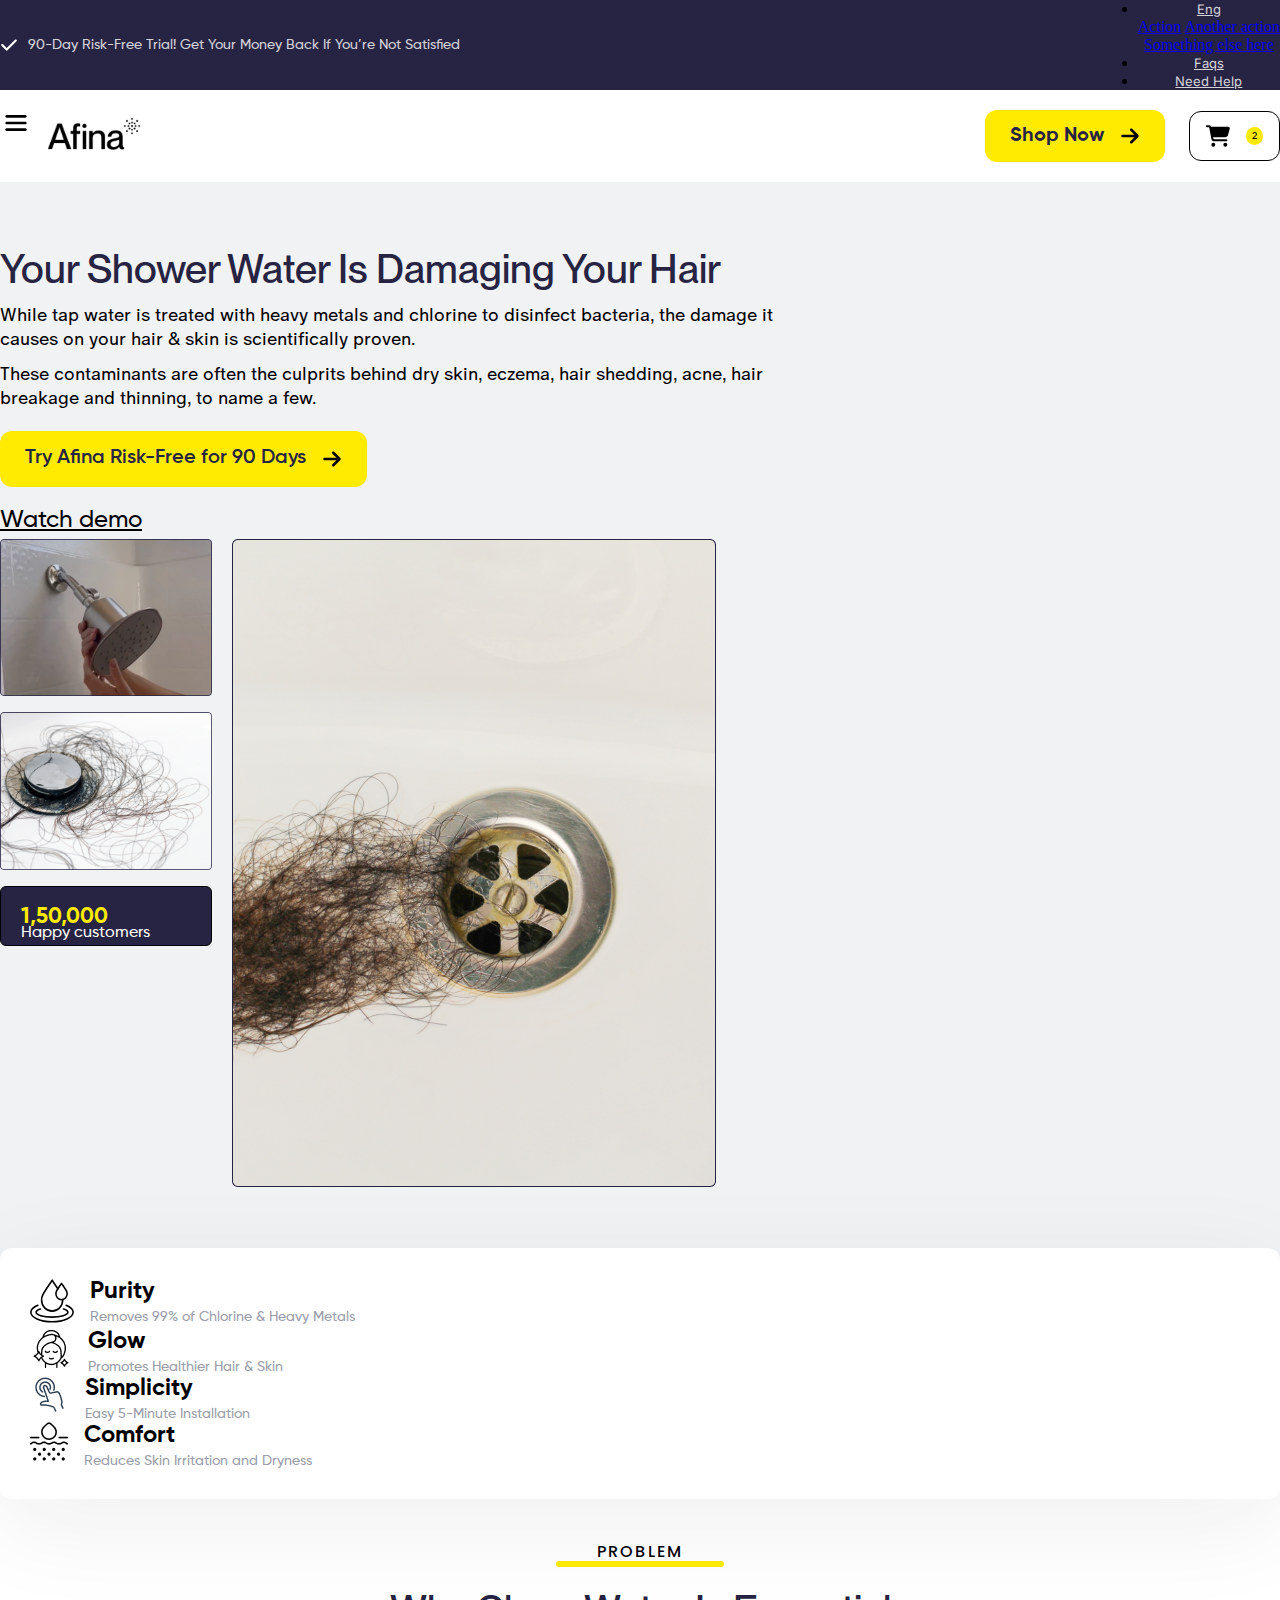
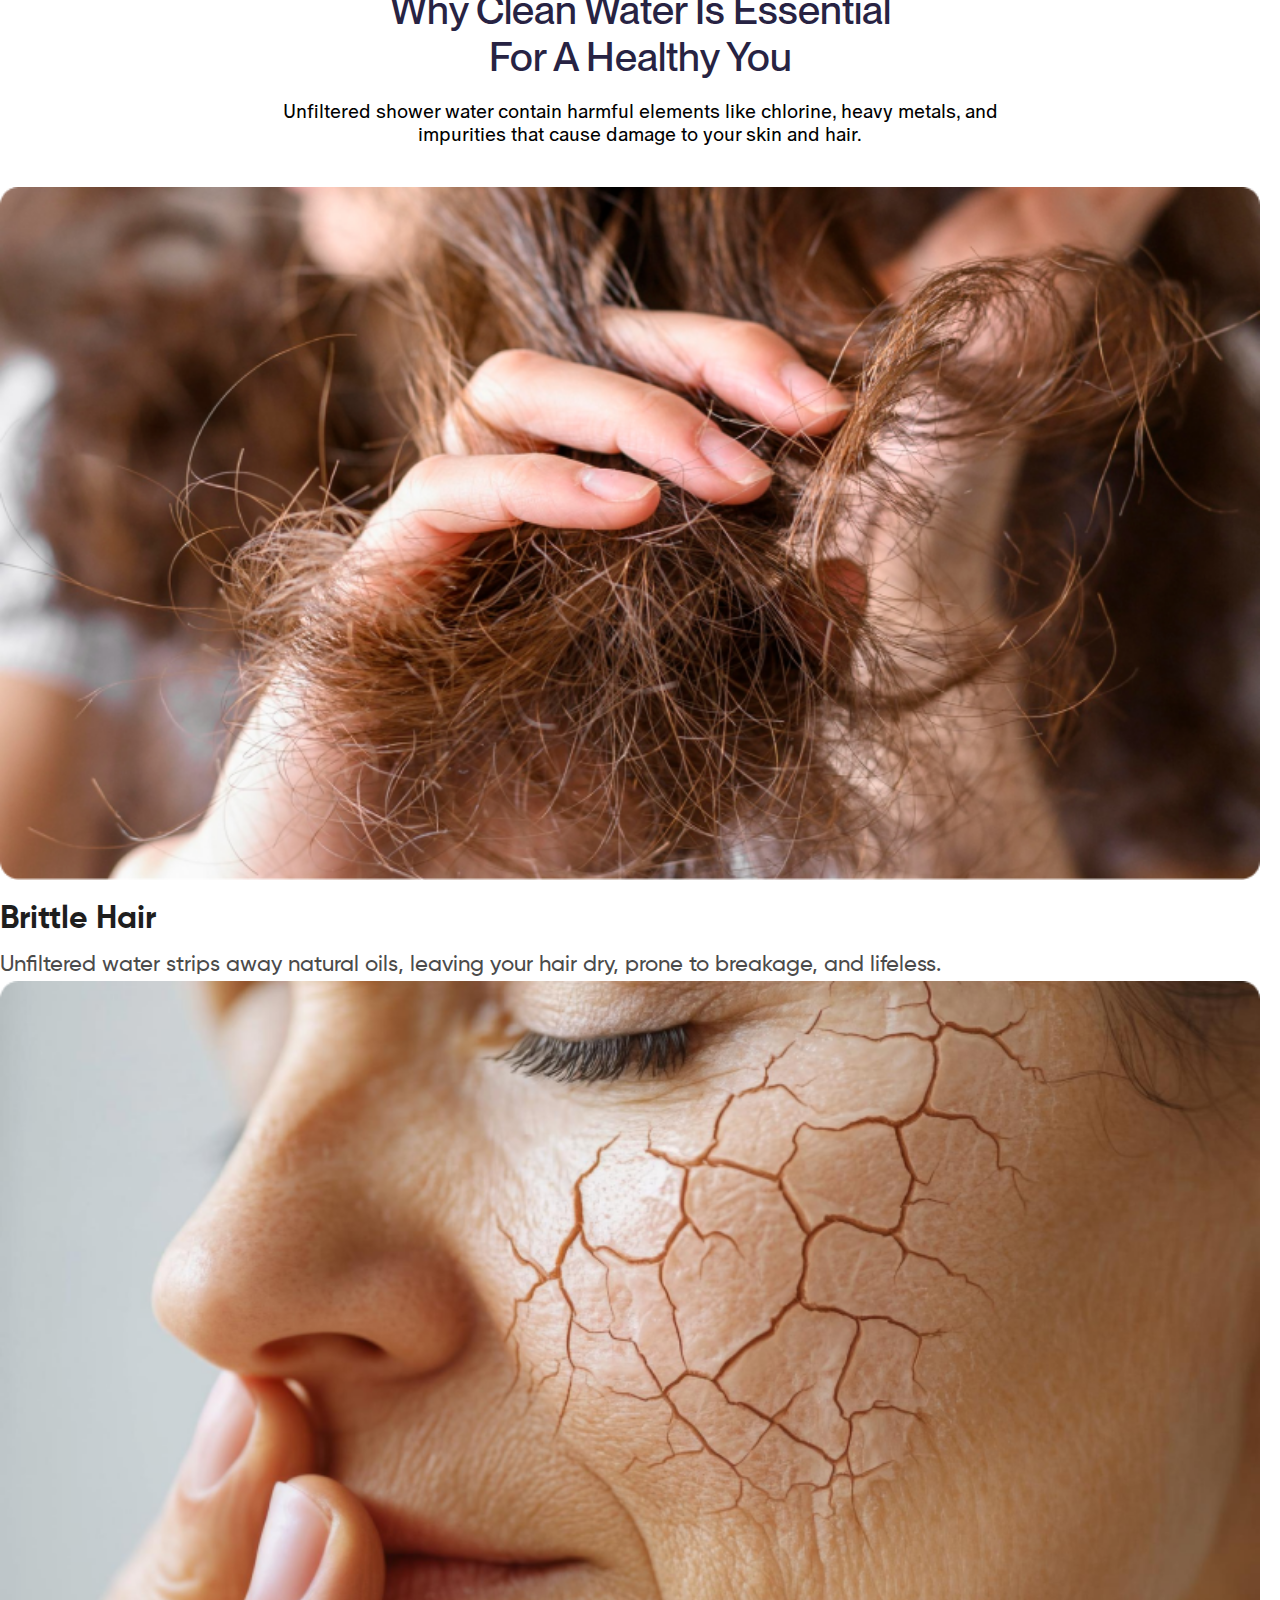
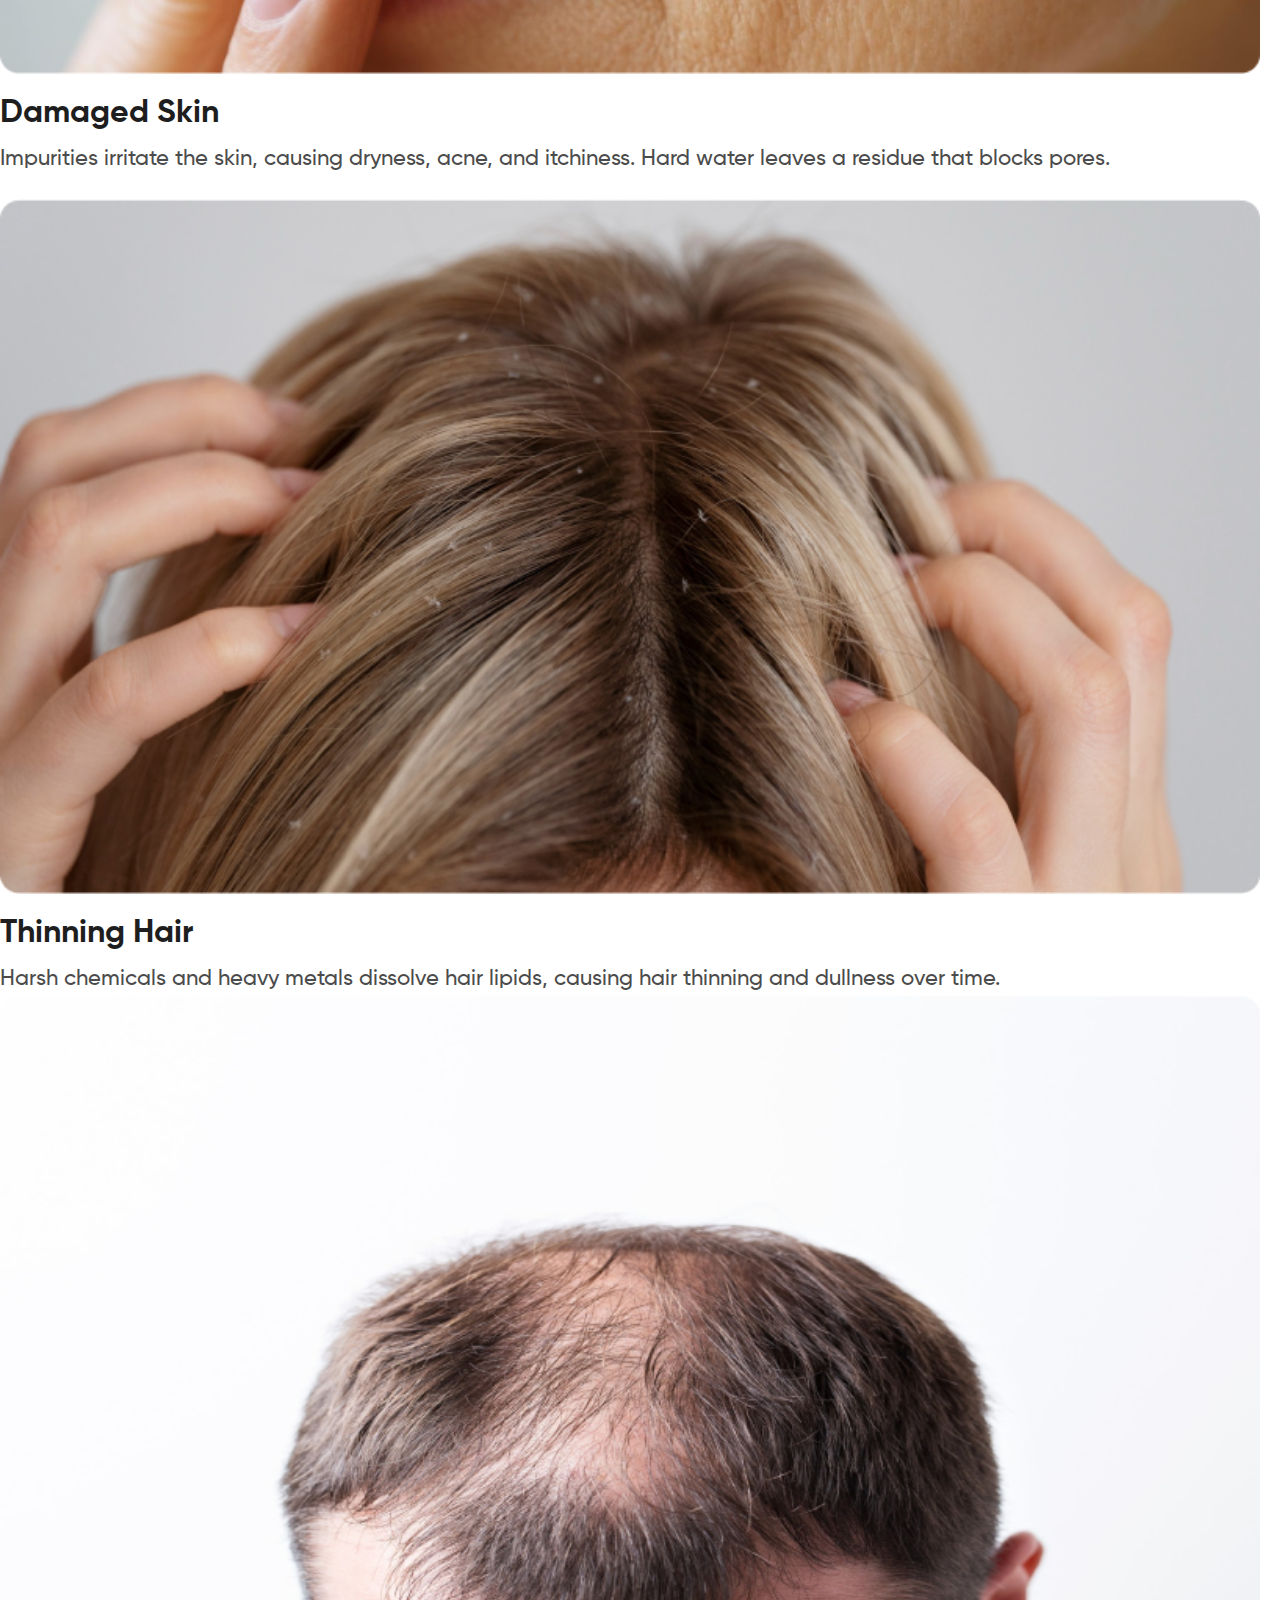
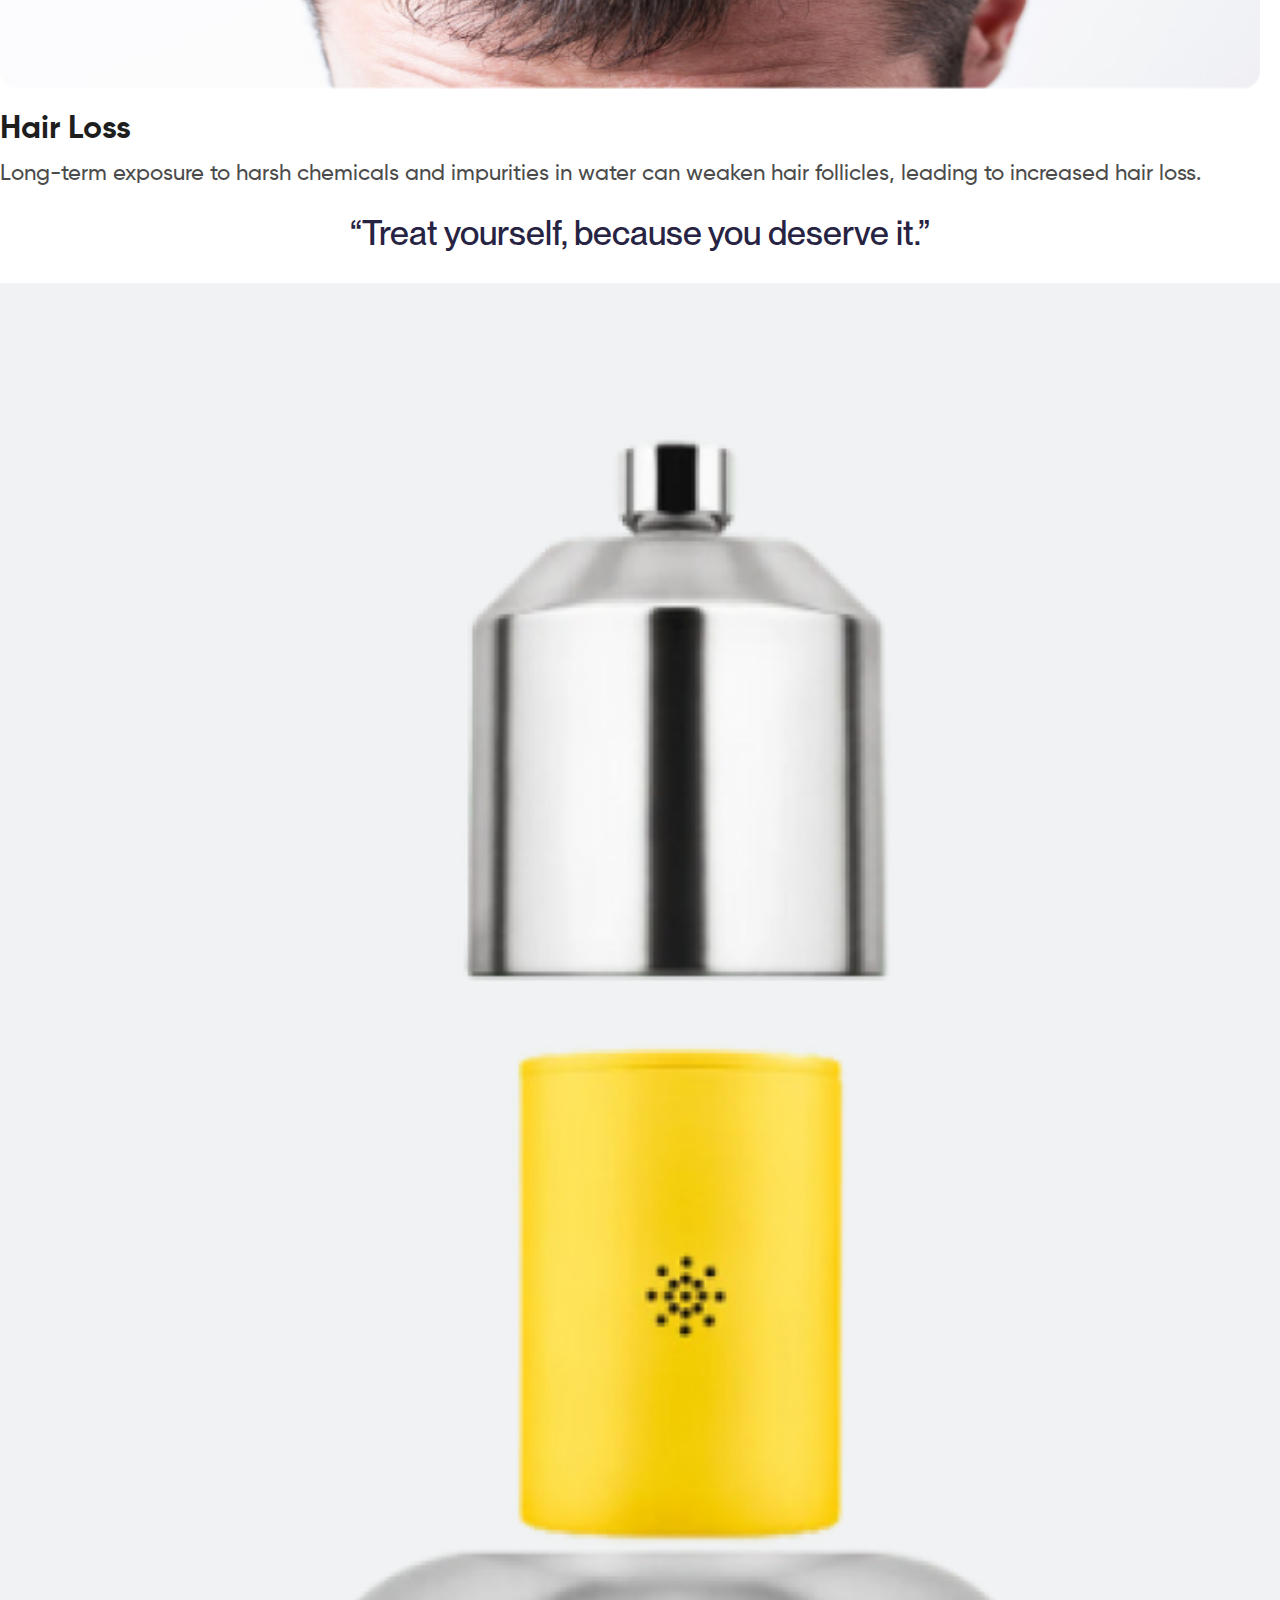
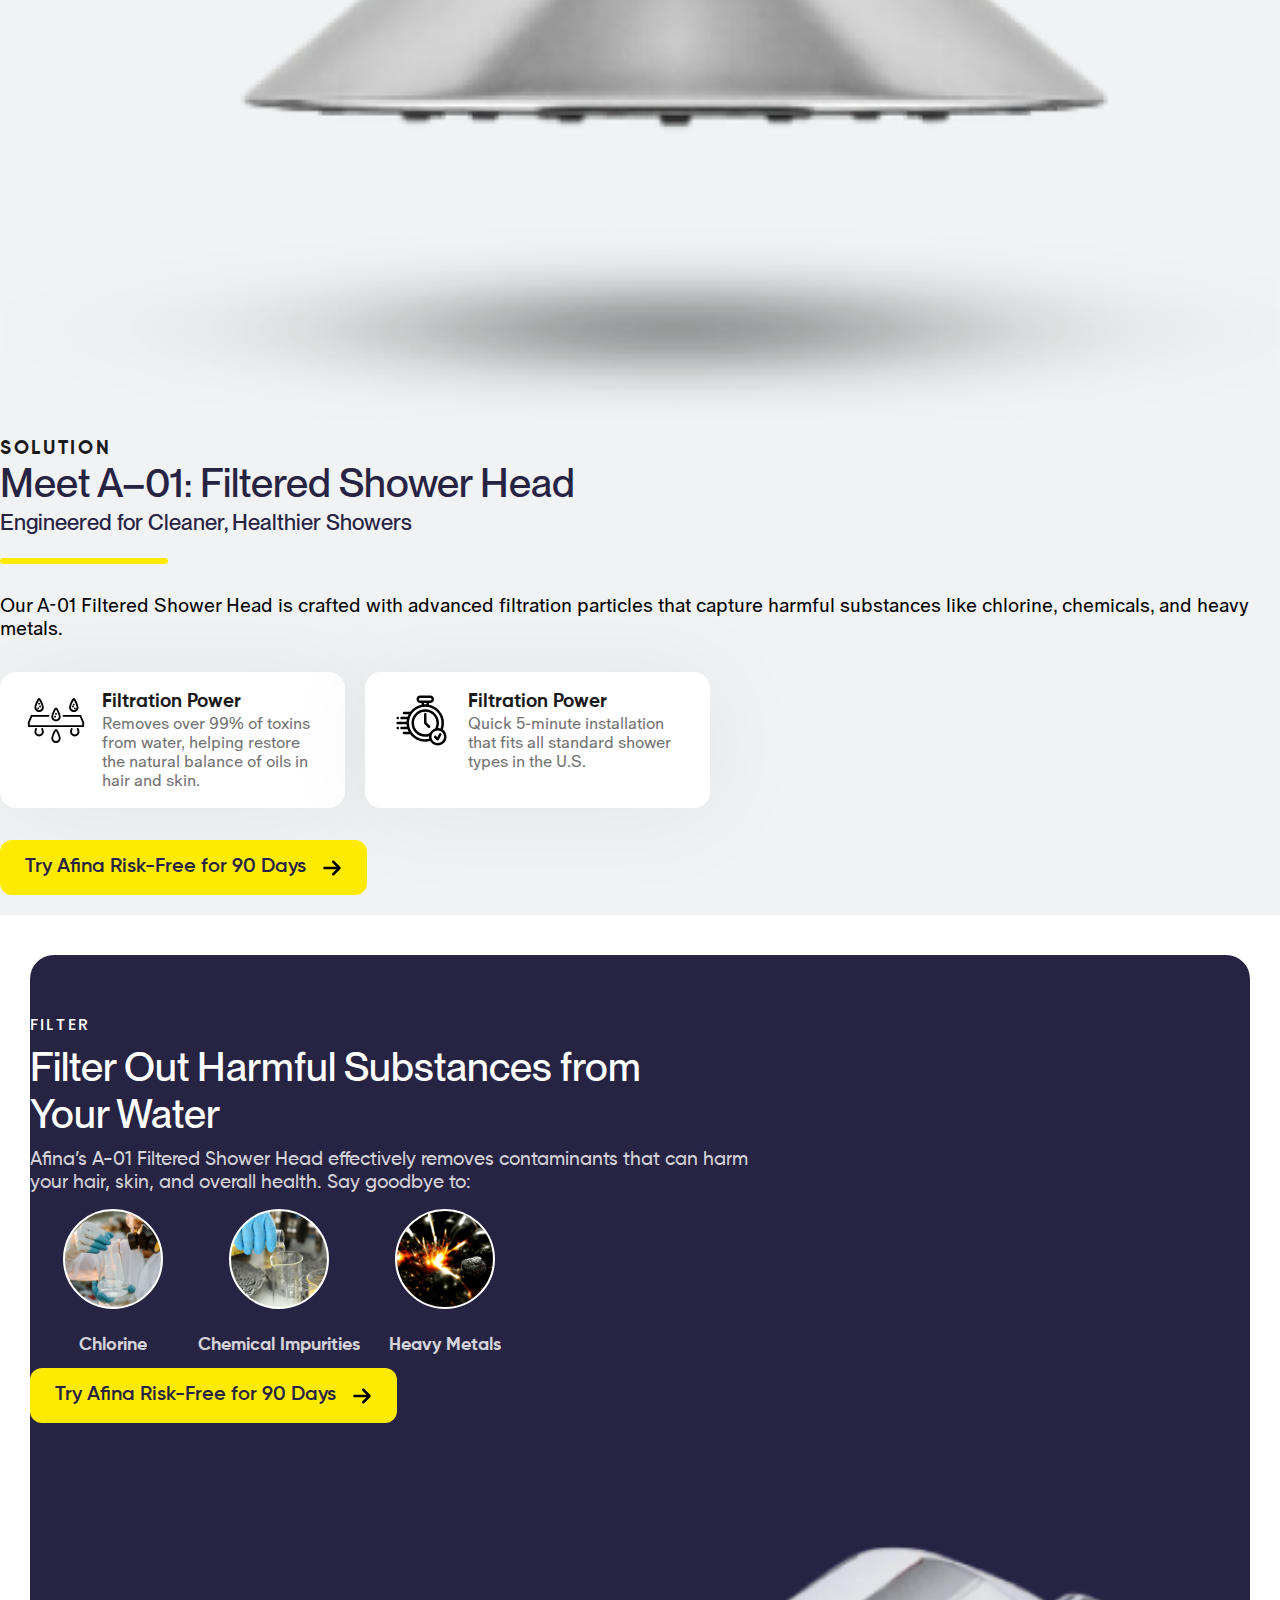
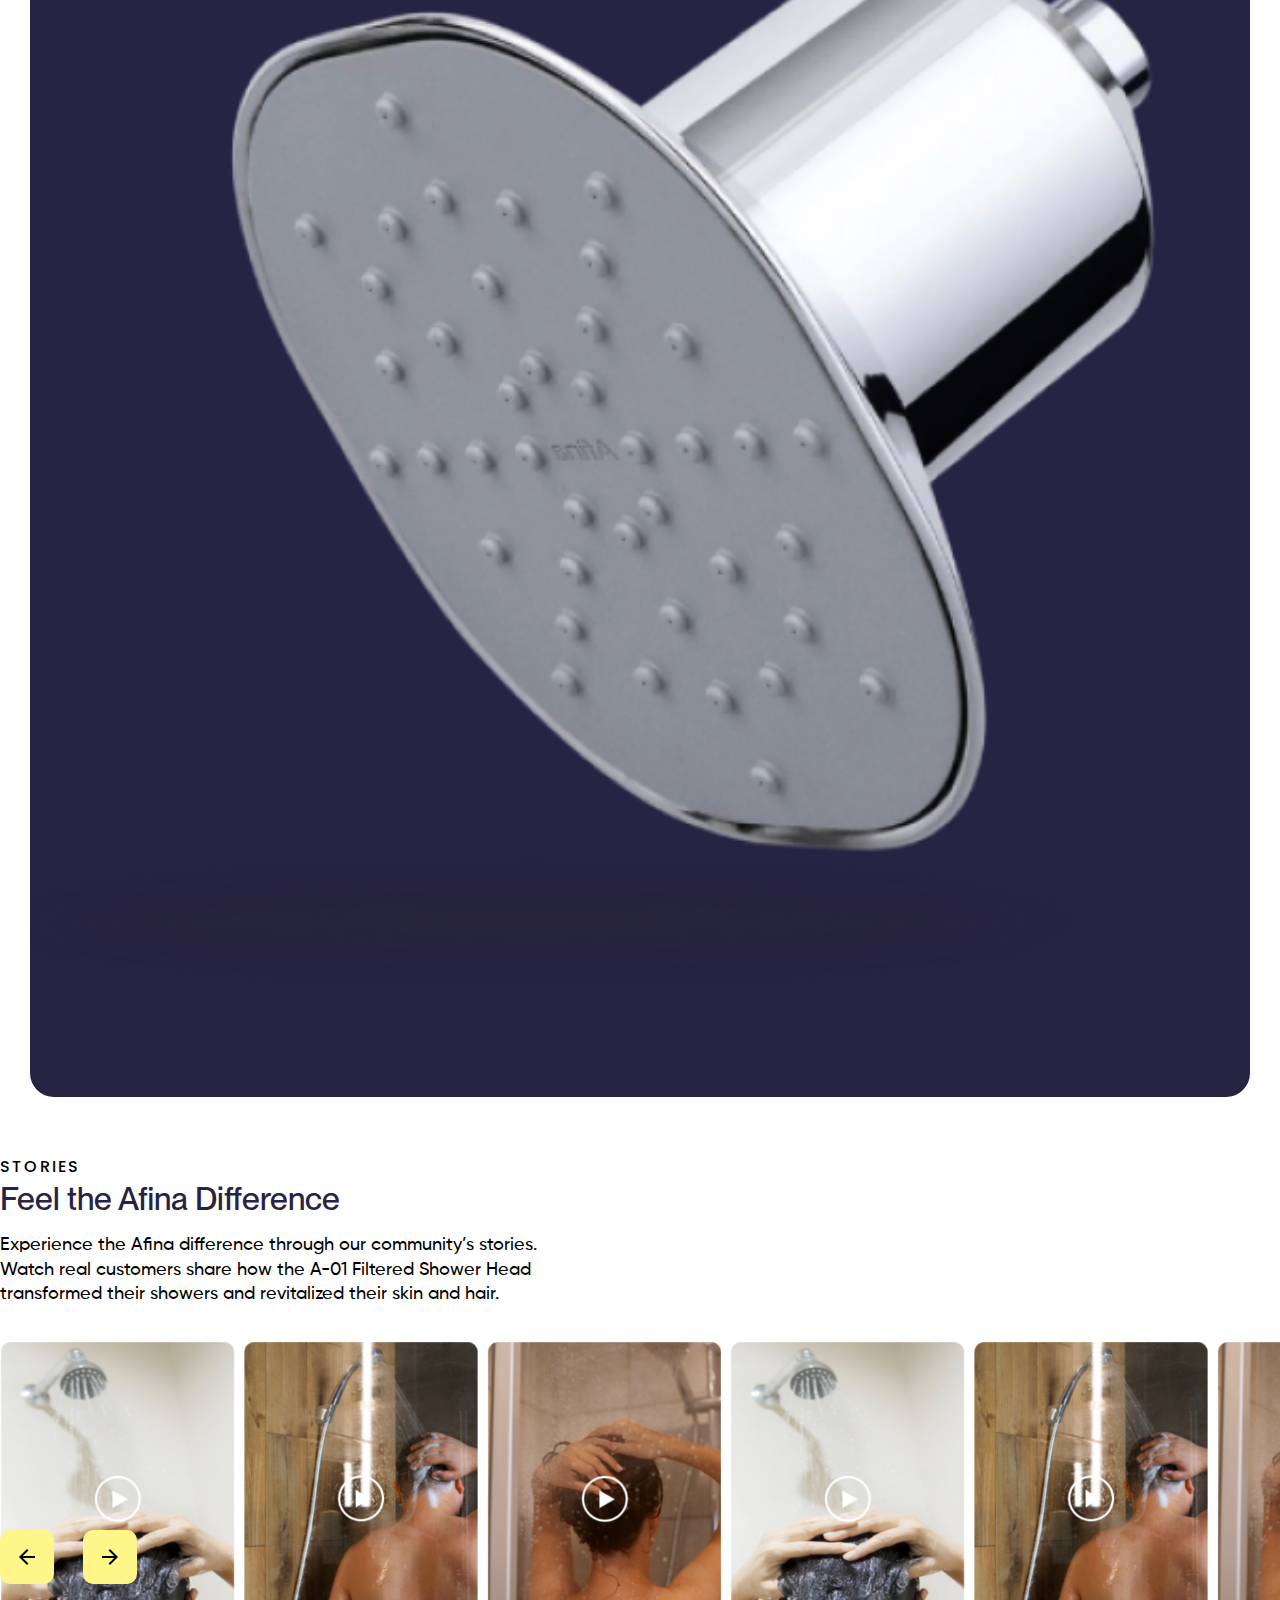
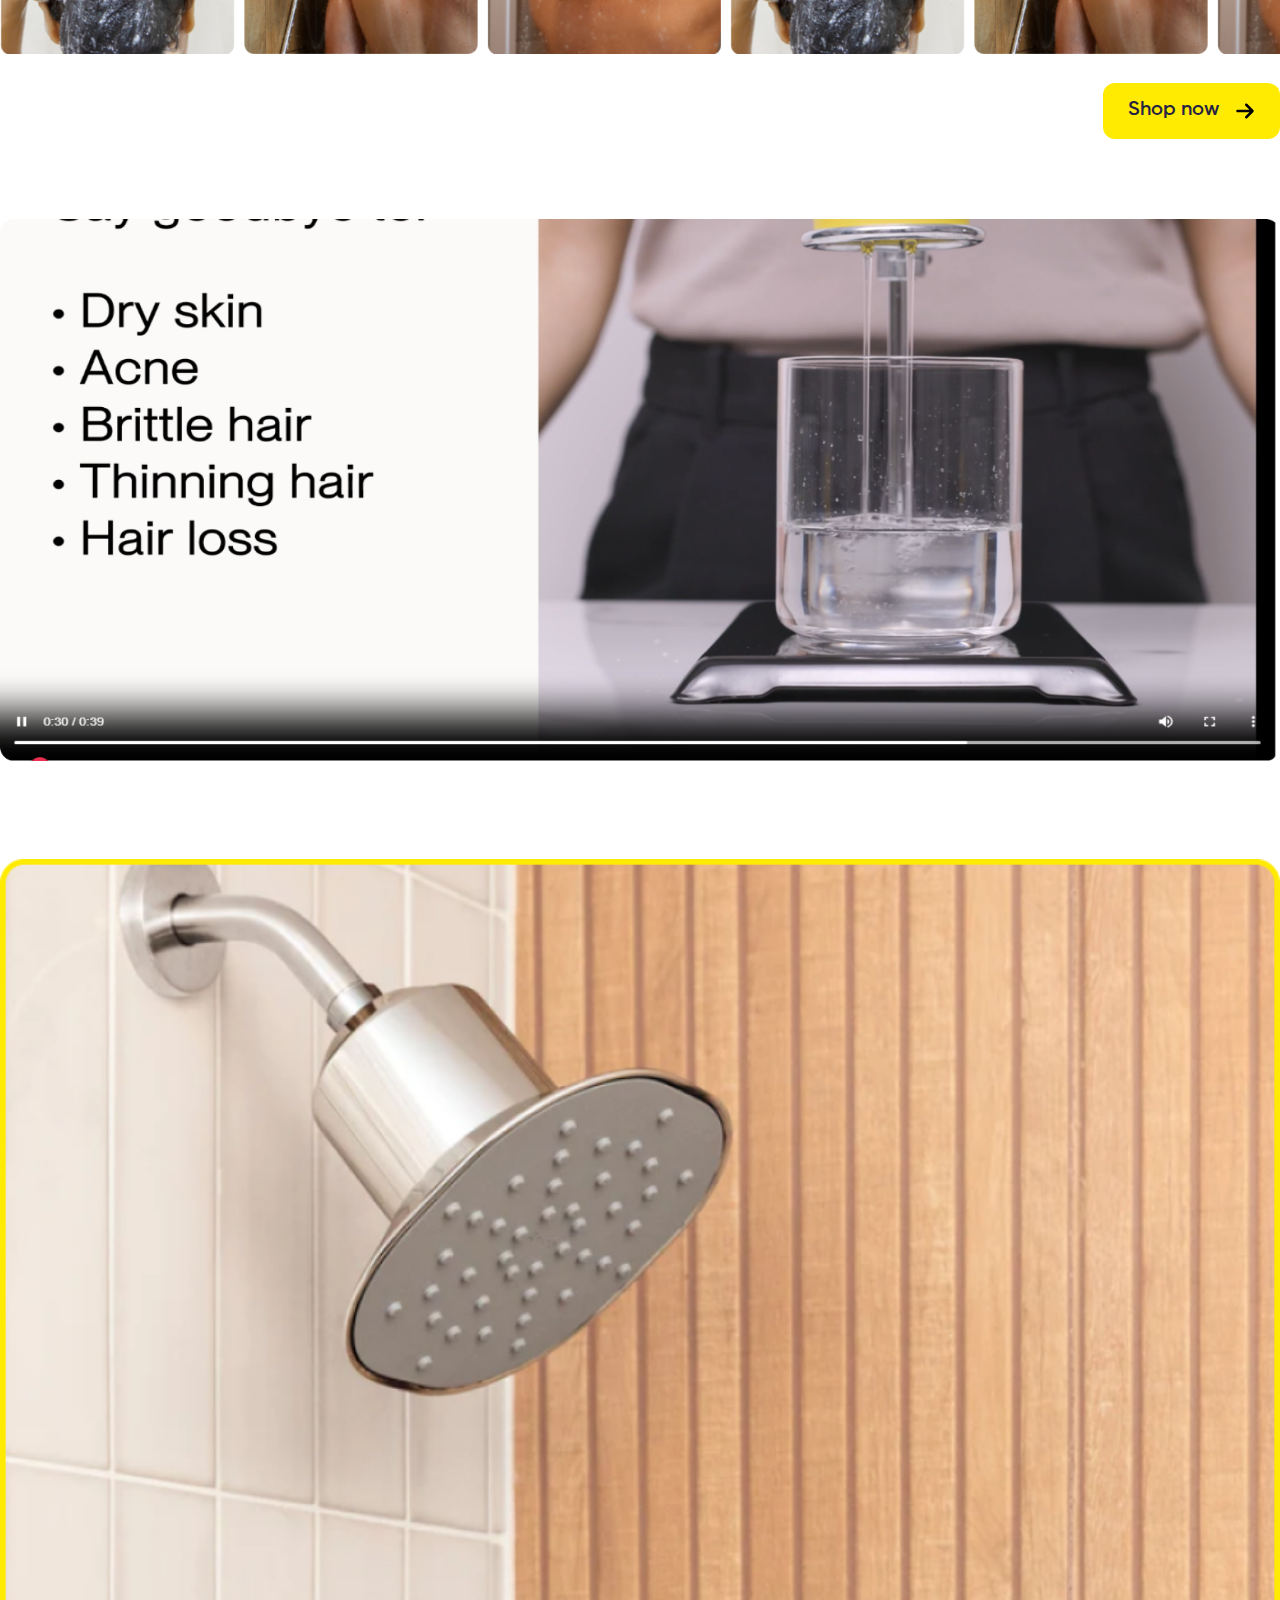
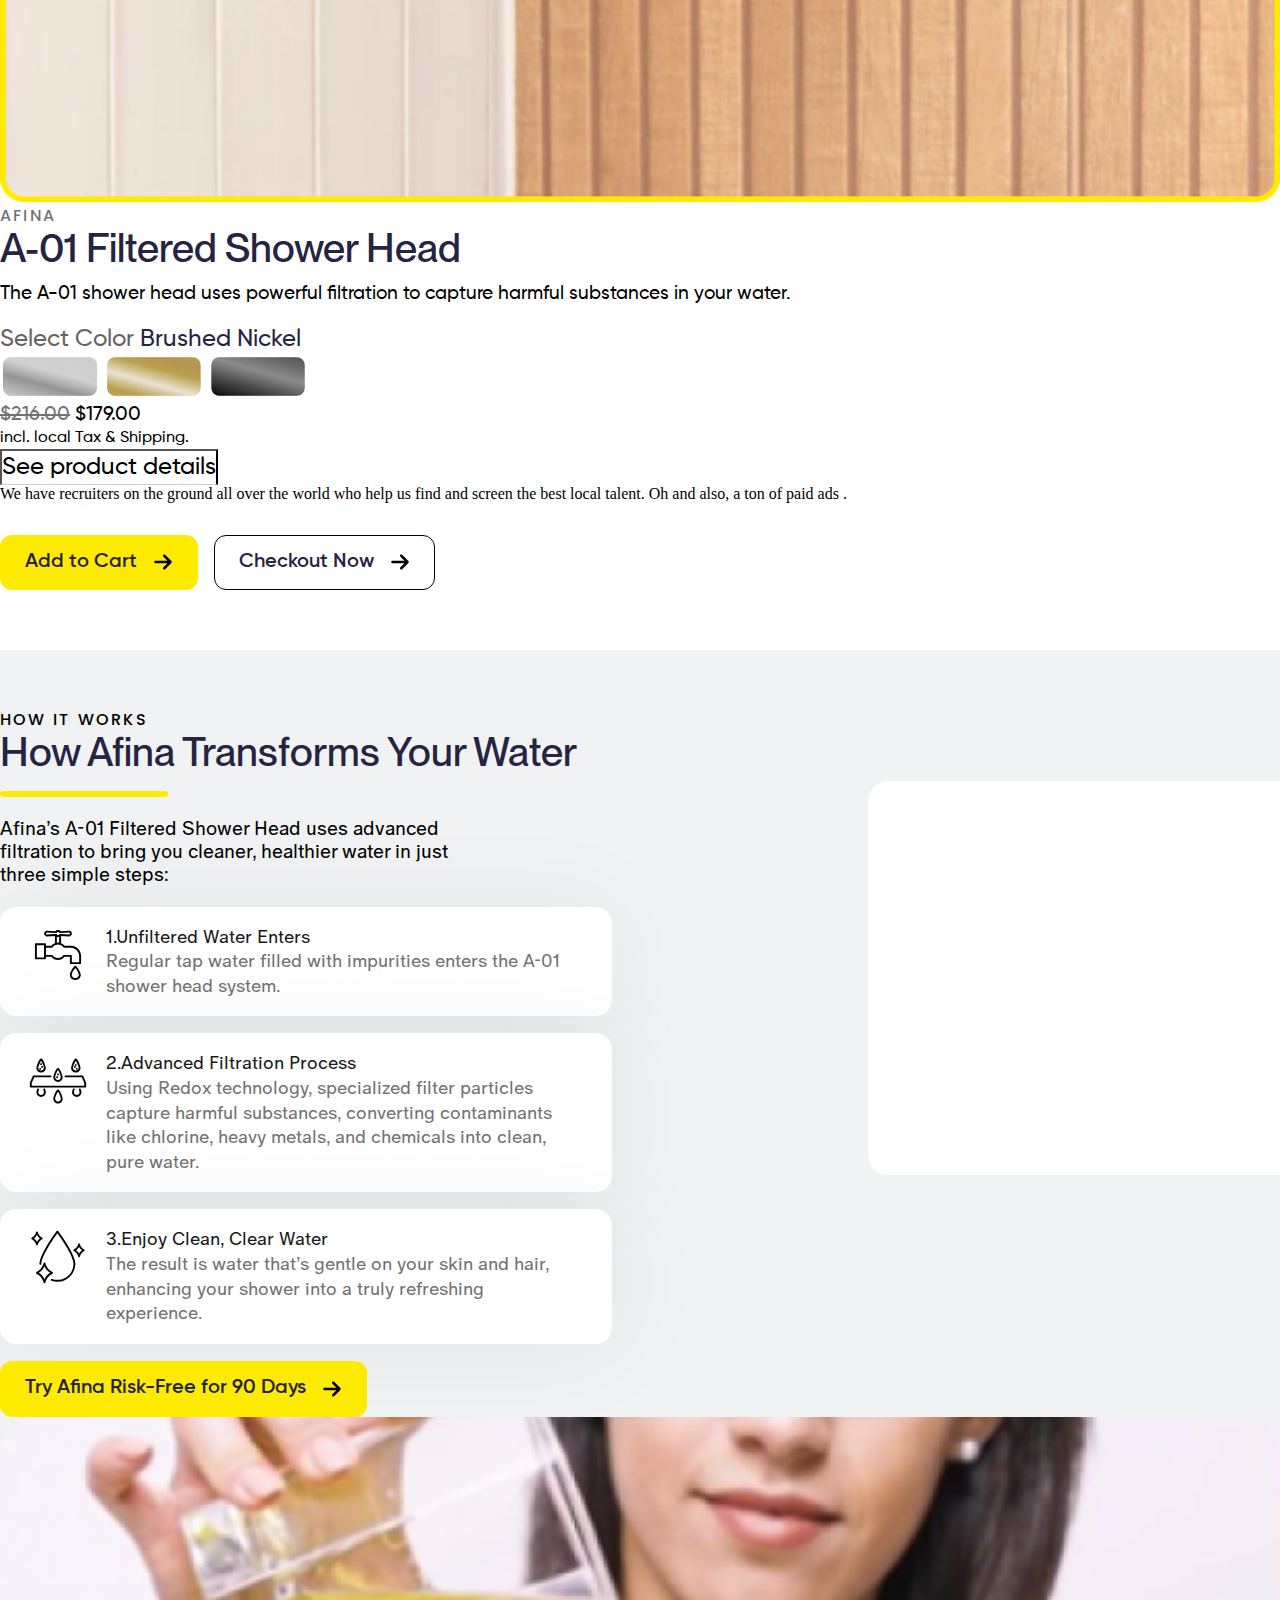
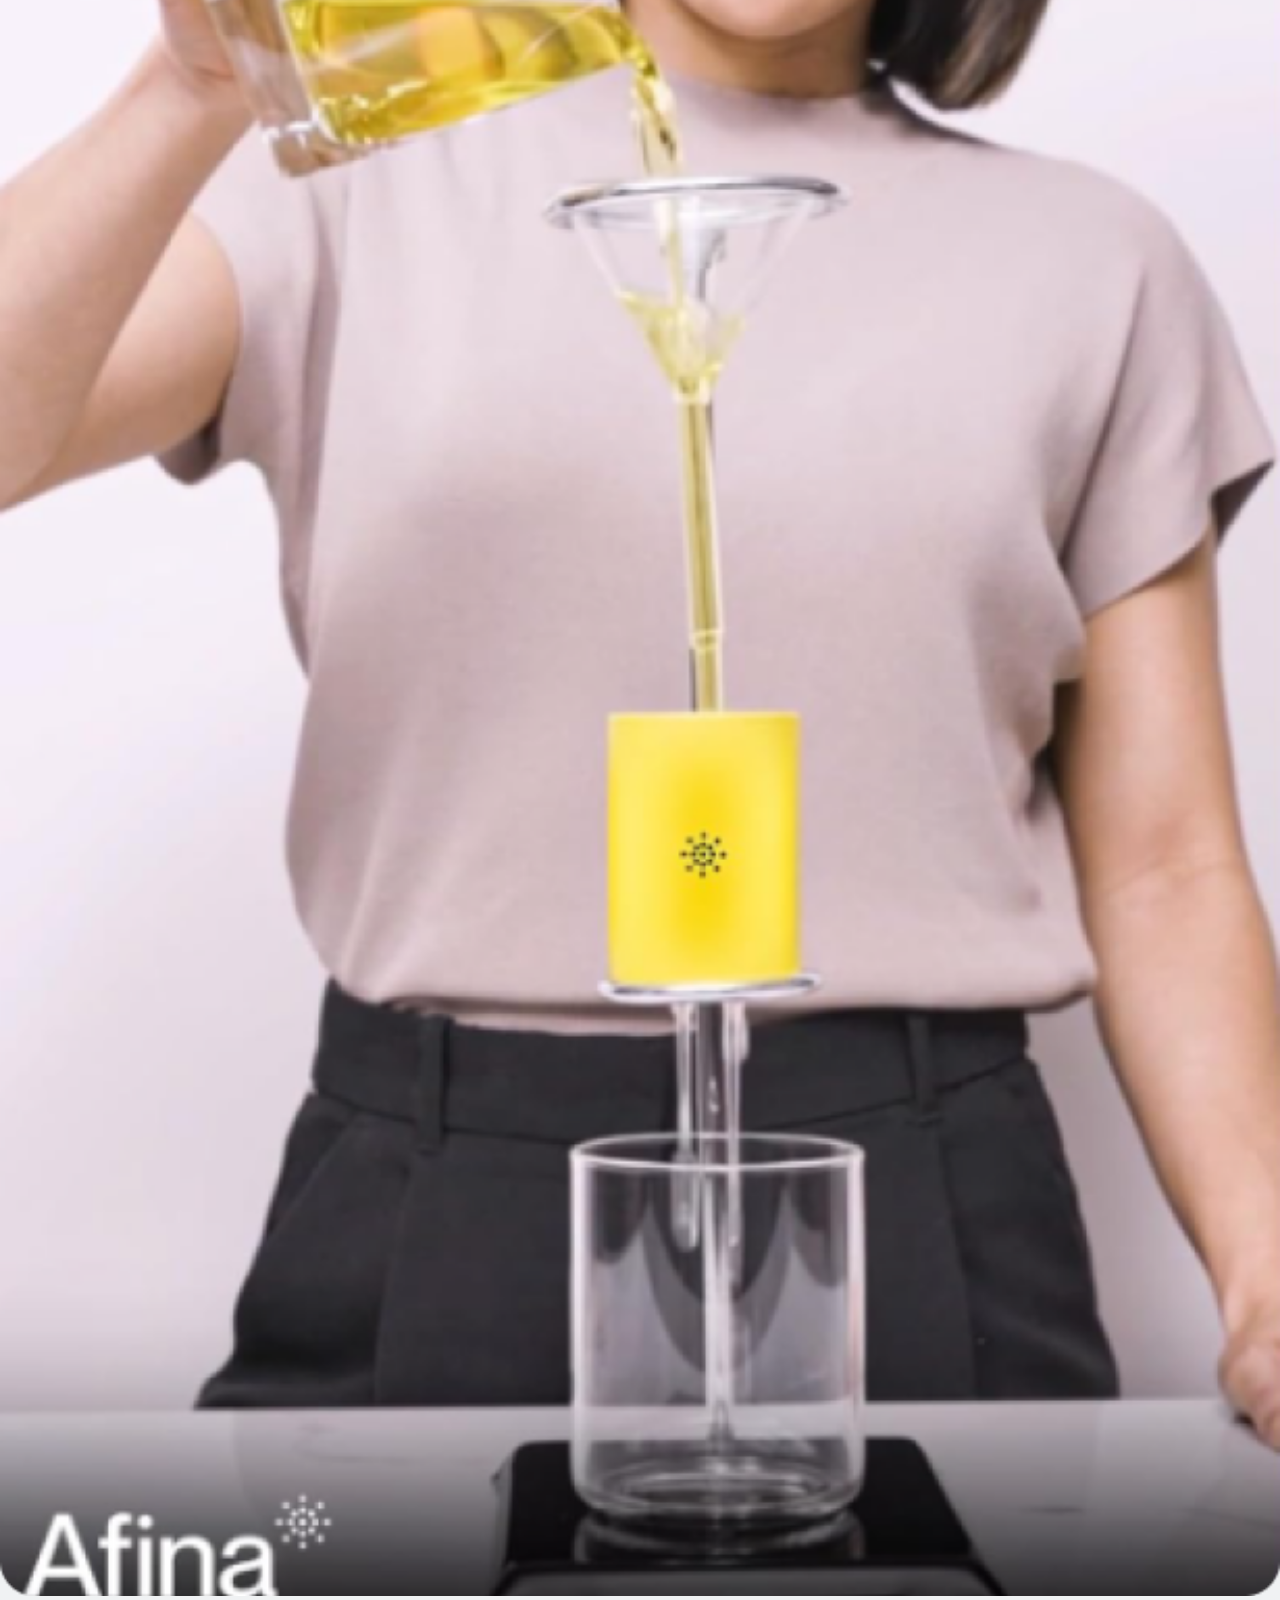
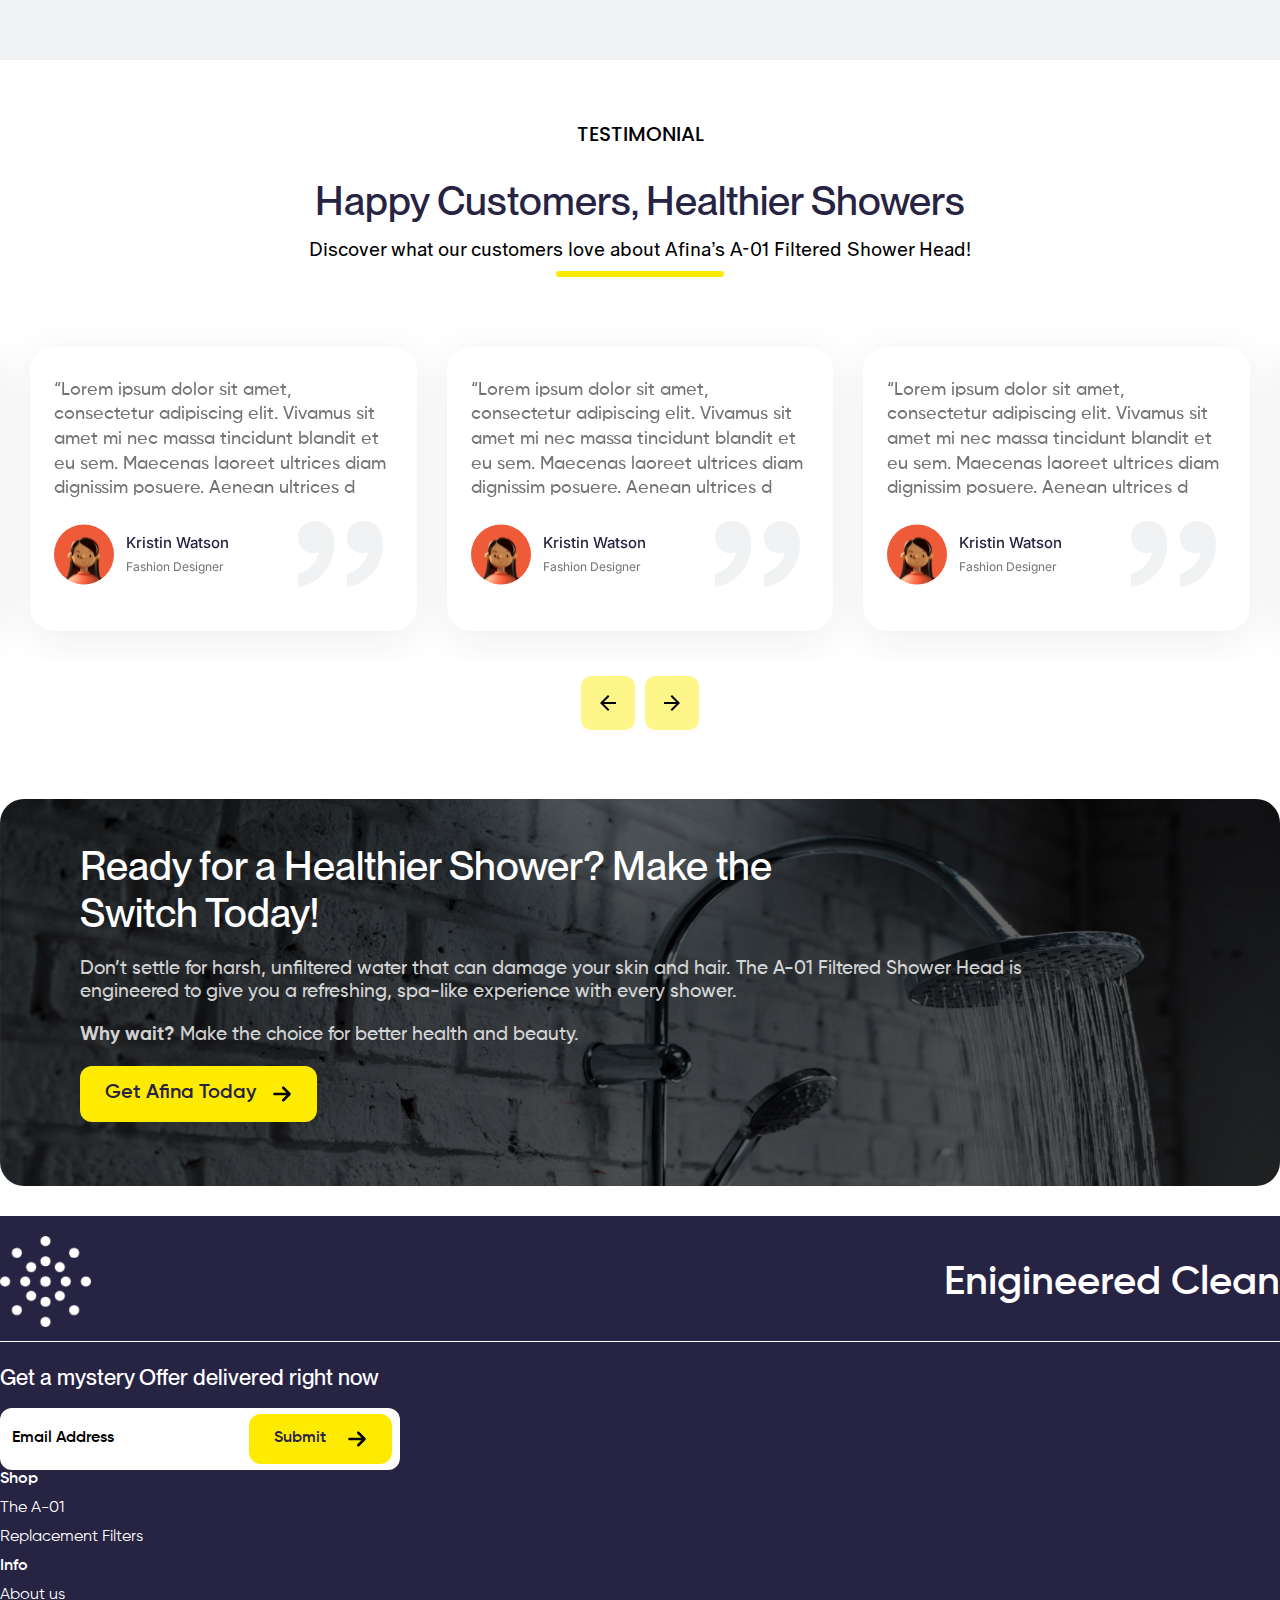
<file: index.html>
<!DOCTYPE html>
<html lang="en">

<head>
    <meta charset="UTF-8">
    <meta name="viewport" content="width=device-width, initial-scale=1.0">
    <title>Document</title>
    <link rel="stylesheet" href="./assets/style.css">
    <link href="https://cdn.jsdelivr.net/npm/bootstrap@5.0.2/dist/css/bootstrap.min.css" rel="stylesheet"
        integrity="sha384-EVSTQN3/azprG1Anm3QDgpJLIm9Nao0Yz1ztcQTwFspd3yD65VohhpuuCOmLASjC" crossorigin="anonymous">
    <link rel="stylesheet" href="https://cdnjs.cloudflare.com/ajax/libs/font-awesome/6.7.1/css/all.min.css"
        integrity="sha512-5Hs3dF2AEPkpNAR7UiOHba+lRSJNeM2ECkwxUIxC1Q/FLycGTbNapWXB4tP889k5T5Ju8fs4b1P5z/iB4nMfSQ=="
        crossorigin="anonymous" referrerpolicy="no-referrer" />
    <!-- Owl Carousel CSS -->
    <link rel="stylesheet" href="https://cdn.jsdelivr.net/npm/owl.carousel@2.3.4/dist/assets/owl.carousel.min.css">
    <link rel="stylesheet" href="https://cdn.jsdelivr.net/npm/owl.carousel@2.3.4/dist/assets/owl.theme.default.min.css">
    <link rel="preconnect" href="https://fonts.googleapis.com">
    <link rel="preconnect" href="https://fonts.gstatic.com" crossorigin>
    <link
        href="https://fonts.googleapis.com/css2?family=Poppins:ital,wght@0,100;0,200;0,300;0,400;0,500;0,600;0,700;0,800;0,900;1,100;1,200;1,300;1,400;1,500;1,600;1,700;1,800;1,900&display=swap"
        rel="stylesheet">
    <link
        href="https://fonts.googleapis.com/css2?family=Inter:ital,opsz,wght@0,14..32,100..900;1,14..32,100..900&family=Lexend:wght@100..900&family=Luxurious+Roman&family=Open+Sans:ital,wght@0,300..800;1,300..800&family=Quintessential&display=swap"
        rel="stylesheet">
</head>

<body>
    <div class="top-bar">
        <div class="container">
            <div class="top-section ">
                <div class="top-bartxt">
                    <svg xmlns="http://www.w3.org/2000/svg" viewBox="0 0 448 512">
                        <path
                            d="M438.6 105.4c12.5 12.5 12.5 32.8 0 45.3l-256 256c-12.5 12.5-32.8 12.5-45.3 0l-128-128c-12.5-12.5-12.5-32.8 0-45.3s32.8-12.5 45.3 0L160 338.7 393.4 105.4c12.5-12.5 32.8-12.5 45.3 0z"
                            fill="#FFFFFF" />
                    </svg>
                    <h1>90-Day Risk-Free Trial! Get Your Money Back If You’re Not Satisfied</h1>
                </div>
                <div class="nav-top">
                    <nav class="navbar navbar-expand">
                        <div class="collapse navbar-collapse">
                            <ul class="navbar-nav mr-auto">
                                <li class="nav-item dropdown">
                                    <a class="nav-link dropdown-toggle" href="#" id="navbarDropdown" role="button"
                                        data-toggle="dropdown" aria-haspopup="true" aria-expanded="false">
                                        Eng
                                    </a>
                                    <div class="dropdown-menu" aria-labelledby="navbarDropdown">
                                        <a class="dropdown-item" href="#">Action</a>
                                        <a class="dropdown-item" href="#">Another action</a>
                                        <div class="dropdown-divider"></div>
                                        <a class="dropdown-item" href="#">Something else here</a>
                                    </div>
                                </li>
                                <li class="nav-item">
                                    <a class="nav-link" href="#">Faqs</a>
                                </li>
                                <li class="nav-item">
                                    <a class="nav-link " href="#">Need Help</a>
                                </li>
                            </ul>
                        </div>
                    </nav>
                </div>
            </div>
        </div>
    </div>
    <!-- header -->
    <header>
        <div class="container">
            <div class="header-section">
                <div class="logo-container">
                    <!-- side-bar -->
                    <div class=" mt-3 justify-content-between ">
                        <div id="mySidepanel" class="sidepanel">
                            <div class="logo logo2">
                                <img src="./assets/images/main-logo.svg" alt="Logo">
                            </div>
                            <a href="javascript:void(0)" class="closebtn" onclick="closeNav()">&times;</a>
                            <ul>
                                <li>
                                    <a href="./variation-2.html">Variation-2</a>
                                </li>
                                <li>
                                    <a href="./variotion-3.html">Variation-3</a>
                                </li>
                                <li>
                                    <a href="./variation-4.html">Variation-4</a>
                                </li>
                                <li>
                                    <a href="./variation-5.html">Variation-5</a>
                                </li>
                              
                            </ul>

                        </div>
                        <button class="openbtn" onclick="openNav()">
                            <img src="./assets/images/sidebar-img.svg" alt="Open Menu">
                        </button>
                    </div>
                    <!-- main-logo -->
                    <div class="logo">
                        <a href="#"> <img src="./assets/images/main-logo.svg" alt="logo">
                        </a>
                    </div>
                </div>
                <div class="header-left">
                    <div class="shop-now-button ">
                        <a href="#">Shop Now</a>
                        <svg xmlns="http://www.w3.org/2000/svg" viewBox="0 0 448 512" class="shop-icon">
                            <path
                                d="M438.6 278.6c12.5-12.5 12.5-32.8 0-45.3l-160-160c-12.5-12.5-32.8-12.5-45.3 0s-12.5 32.8 0 45.3L338.8 224 32 224c-17.7 0-32 14.3-32 32s14.3 32 32 32l306.7 0L233.4 393.4c-12.5 12.5-12.5 32.8 0 45.3s32.8 12.5 45.3 0l160-160z" />
                        </svg>
                    </div>

                    <div>
                        <div class="shop-btn navbar-btn">
                            <svg xmlns="http://www.w3.org/2000/svg"
                                viewBox="0 0 576 512"><!--!Font Awesome Free 6.7.1 by @fontawesome - https://fontawesome.com License - https://fontawesome.com/license/free Copyright 2024 Fonticons, Inc.-->
                                <path
                                    d="M0 24C0 10.7 10.7 0 24 0L69.5 0c22 0 41.5 12.8 50.6 32l411 0c26.3 0 45.5 25 38.6 50.4l-41 152.3c-8.5 31.4-37 53.3-69.5 53.3l-288.5 0 5.4 28.5c2.2 11.3 12.1 19.5 23.6 19.5L488 336c13.3 0 24 10.7 24 24s-10.7 24-24 24l-288.3 0c-34.6 0-64.3-24.6-70.7-58.5L77.4 54.5c-.7-3.8-4-6.5-7.9-6.5L24 48C10.7 48 0 37.3 0 24zM128 464a48 48 0 1 1 96 0 48 48 0 1 1 -96 0zm336-48a48 48 0 1 1 0 96 48 48 0 1 1 0-96z" />
                            </svg>
                            <div class="conut-shop">
                                <p>2</p>
                            </div>
                        </div>
                    </div>
                </div>
            </div>
        </div>
    </header>
    <!-- banner-page -->
    <section class="banner-page">
        <div class="container">
            <div class="banner-page-container">
                <div class="row">
                    <div class="col">
                        <div class="banner-txt">
                            <h2 class="desktop">Your Shower Water Is Damaging Your Hair</h2>
                            <p>While tap water is treated with heavy metals and chlorine to disinfect bacteria, the
                                damage
                                it causes on your hair & skin is scientifically proven.
                            </p>
                            <p>These contaminants are often the culprits behind dry skin, eczema,
                                hair shedding, acne,
                                hair
                                breakage and thinning, to name a few.</p>
                            <div class="Risk-Free-btn">
                                <div class="shop-now-button phone-icon">
                                    <a href="#">Try Afina Risk-Free for 90 Days</a>
                                    <svg xmlns="http://www.w3.org/2000/svg" viewBox="0 0 448 512" class="shop-icon">
                                        <path
                                            d="M438.6 278.6c12.5-12.5 12.5-32.8 0-45.3l-160-160c-12.5-12.5-32.8-12.5-45.3 0s-12.5 32.8 0 45.3L338.8 224 32 224c-17.7 0-32 14.3-32 32s14.3 32 32 32l306.7 0L233.4 393.4c-12.5 12.5-12.5 32.8 0 45.3s32.8 12.5 45.3 0l160-160z" />
                                    </svg>
                                </div>
                            </div>
                            <div class="Watch-demo">
                                <a href="#">Watch demo</a>
                            </div>
                            <div class="happy-cutomers phone">
                                <h3>1,50,000 </h3>
                                <p class="phone-p">Happy customers</p>
                            </div>
                        </div>
                    </div>
                    <div class="col">
                        <div class="banner-left">
                            <div class="banner-left1">
                                <img src="./assets/images/banner-img-2.png" alt="banner-img-2">
                                <img src="./assets/images/banner-img-3.png" alt="banner-img-2">
                                <div class="happy-cutomers desktop">
                                    <h3>1,50,000 </h3>
                                    <p>Happy customers</p>
                                </div>

                            </div>
                            <div class="banner-left2">
                                <div class="banner-txt phone">
                                    <h2 class="top-heading">Your Shower Water Is Damaging Your Hair</h2>
                                </div> <img class="desktop" src="./assets/images/banner-img1.png" alt="banner-img-2">
                                <img class="phone phone-baner" src="./assets/images/banner-left-phone.png" alt="banner-img-2">
                            </div>
                        </div>
                    </div>
                </div>
                <div class="banner-bottom">
                    <div class="row">
                        <div class="col-lg">
                            <div class="banner-bottom-card">
                                <div class="banner-card-img">
                                    <img src="./assets/images/purity.svg" alt="purityimg">
                                </div>
                                <div class="baneer-card-txt">
                                    <h2>Purity</h2>
                                    <p>Removes 99% of Chlorine & Heavy Metals</p>
                                </div>
                            </div>
                        </div>
                        <div class="col-lg">
                            <div class="banner-bottom-card">
                                <div class="banner-card-img">
                                    <img src="./assets/images/purity2.png" alt="purityimg">
                                </div>
                                <div class="baneer-card-txt">
                                    <h2>Glow</h2>
                                    <p>Promotes Healthier Hair & Skin</p>
                                </div>
                            </div>
                        </div>
                        <div class="col-lg">
                            <div class="banner-bottom-card">
                                <div class="banner-card-img">
                                    <img src="./assets/images/purity3.png" alt="purityimg">
                                </div>
                                <div class="baneer-card-txt">
                                    <h2>Simplicity</h2>
                                    <p>Easy 5-Minute Installation</p>
                                </div>
                            </div>
                        </div>
                        <div class="col-lg">
                            <div class="banner-bottom-card">
                                <div class="banner-card-img">
                                    <img src="./assets/images/purity1.png" alt="purityimg">
                                </div>
                                <div class="baneer-card-txt">
                                    <h2>Comfort</h2>
                                    <p>Reduces Skin Irritation and Dryness</p>
                                </div>
                            </div>
                        </div>
                    </div>
                </div>
            </div>
        </div>
    </section>
    <!-- Essential section -->
    <section class="Essential-section">
        <div class="container">
            <div class="Essential-section-header">
                <div class="Healthy-txt">
                    <h2 class="heading-h2">PROBLEM</h2>
                    <div class="pink-line PROBLEM-line desktop"></div>
                </div>
                <div class="Healthy-txt1">
                    <h2>Why Clean Water Is Essential For A Healthy You</h2>
                    <div class="pink-line PROBLEM-line1 phone"></div>

                </div>
                <div class="Healthy-txt">
                    <p class="text-p">Unfiltered shower water contain harmful elements like chlorine, heavy metals, and
                        impurities
                        that cause damage to your skin and hair.</p>
                </div>
            </div>
            <div class="Essential-section-bottpm">
                <div class="row">
                    <div class="col">
                        <div class="essential-card essential-card-left">
                            <div class="essential-cardImg"><img src="./assets/images/essential-img11.png"
                                    alt="essential-img">
                            </div>
                            <h2>Brittle Hair</h2>
                            <p>Unfiltered water strips away natural oils, leaving your hair dry, prone to
                                breakage,
                                and lifeless.</p>
                        </div>
                    </div>
                    <div class="col">
                        <div class="essential-card essential-card-right">
                            <div class="essential-cardImg"><img src="./assets/images/essential-img22.png"
                                    alt="essential-img">
                            </div>
                            <h2>Damaged Skin</h2>
                            <p>Impurities irritate the skin, causing dryness, acne, and itchiness. Hard water leaves a
                                residue that blocks pores.</p>
                        </div>
                    </div>
                </div>
                <div class="Essential-section-bottpm2">
                    <div class="row">
                        <div class="col">
                            <div class="essential-card essential-card-left">
                                <div class="essential-cardImg"><img src="./assets/images/essential-img33.png"
                                        alt="essential-img">
                                </div>
                                <h2>Thinning Hair</h2>
                                <p>Harsh chemicals and heavy metals dissolve hair lipids, causing hair thinning and
                                    dullness over time.</p>
                            </div>
                        </div>
                        <div class="col">
                            <div class="essential-card essential-card-right">
                                <div class="essential-cardImg"><img src="./assets/images/essential-img44.png"
                                        alt="essential-img">
                                </div>
                                <h2>Hair Loss</h2>
                                <p>Long-term exposure to harsh chemicals and impurities in water can weaken hair
                                    follicles, leading to increased hair loss.</p>
                            </div>
                        </div>
                    </div>
                </div>
            </div>
            <h3 class="PROBLEM-bottom-txt">“Treat yourself, because you deserve it.”</h3>
        </div>
        </div>
    </section>
    <!-- solution section -->
    <section class="solution-section">
        <div class="container">
            <div class="row">
                <div class="col-lg-5">
                    <div class="solution-img">
                        <img src="./assets/images/solution-img.png" alt="solution-img">
                    </div>
                </div>
                <div class="col-lg-7">
                    <div class="solution-txt">
                        <h2 class="heading-h2  solution1">SOLUTION</h2>
                        <h3 class="heading-h3">Meet A–01: Filtered Shower Head</h3>
                        <h4>Engineered for Cleaner, Healthier Showers</h4>
                        <div class="pink-line"></div>
                        <h5 class="text-p">Our A-01 Filtered Shower Head is crafted with advanced filtration particles
                            that capture
                            harmful substances like chlorine, chemicals, and heavy metals.</h5>
                        <div class="solution-card">
                            <div class="solution-card-container">
                                <div class="water11"><img src="./assets/images/water11.svg" alt="water1"></div>
                                <div class="solution-txt">
                                    <h2>Filtration Power</h2>
                                    <p>Removes over 99% of toxins from water, helping restore the natural balance of
                                        oils in hair and skin.</p>
                                </div>
                            </div>
                            <div class="solution-card-container">
                                <div class="water11"><img src="./assets/images/on-time1.svg" alt="water1"></div>
                                <div class="solution-txt">
                                    <h2>Filtration Power</h2>
                                    <p>Quick 5-minute installation that fits all standard shower types in the
                                        U.S.</p>
                                </div>
                            </div>
                        </div>
                        <div class="solution-btn">
                            <div class="shop-now-button phone-icon">
                                <a href="#">Try Afina Risk-Free for 90 Days</a>
                                <svg xmlns="http://www.w3.org/2000/svg" viewBox="0 0 448 512" class="shop-icon">
                                    <path
                                        d="M438.6 278.6c12.5-12.5 12.5-32.8 0-45.3l-160-160c-12.5-12.5-32.8-12.5-45.3 0s-12.5 32.8 0 45.3L338.8 224 32 224c-17.7 0-32 14.3-32 32s14.3 32 32 32l306.7 0L233.4 393.4c-12.5 12.5-12.5 32.8 0 45.3s32.8 12.5 45.3 0l160-160z" />
                                </svg>
                            </div>
                        </div>
                    </div>
                </div>
            </div>
        </div>
    </section>

    <!-- harmful-section -->
    <section class="Harmful-section">
        <div class="container">
            <div class="row">
                <div class="col-lg-6">
                    <div class="Harmful-txt">
                        <h2 class="heading-h2">FILTER</h2>
                        <h3 class="heading-h3 ">Filter Out Harmful Substances from Your Water</h3>
                        <h4 class="text-p">Afina’s A-01 Filtered Shower Head effectively removes contaminants that can
                            harm your hair,
                            skin, and overall health. Say goodbye to:</h4>
                        <div class="Harmful-card">
                            <div class="Harmful-card-container">
                                <div class="Harmful-card-img"><img src="./assets/images/Harmful-small.svg"
                                        alt="Harmful-small"></div>
                                <p>Chlorine</p>
                            </div>
                            <div class="Harmful-card-container">
                                <div class="Harmful-card-img"><img src="./assets/images/Harmful-small2.svg"
                                        alt="Harmful-small"></div>
                                <p>Heavy Metals</p>
                            </div>
                            <div class="Harmful-card-container">
                                <div class="Harmful-card-img"><img src="./assets/images/Harmful-small3.svg"
                                        alt="Harmful-small"></div>
                                <p>Chemical Impurities</p>
                            </div>
                        </div>
                        <div class="try-afina-btn">
                            <div class="shop-now-button phone-icon btn-border">
                                <a href="#">Try Afina Risk-Free for 90 Days</a>
                                <svg xmlns="http://www.w3.org/2000/svg" viewBox="0 0 448 512" class="shop-icon">
                                    <path
                                        d="M438.6 278.6c12.5-12.5 12.5-32.8 0-45.3l-160-160c-12.5-12.5-32.8-12.5-45.3 0s-12.5 32.8 0 45.3L338.8 224 32 224c-17.7 0-32 14.3-32 32s14.3 32 32 32l306.7 0L233.4 393.4c-12.5 12.5-12.5 32.8 0 45.3s32.8 12.5 45.3 0l160-160z" />
                                </svg>
                            </div>
                        </div>
                    </div>

                </div>
                <div class="col-lg-6">
                    <div class="Harmful-left">
                        <img src="./assets/images/Harmful-left.png" alt="Harmful-left">
                    </div>
                </div>
            </div>
        </div>
    </section>


    <section class=" Afina-Difference">
        <div class="container">
            <div class="Afina-Difference-section">
                <div class="row">
                    <div class="col-lg-4">
                        <div class="video-txt">
                            <h2 class="heading-h2">STORIES</h2>
                            <h3 class="heading-h3">Feel the Afina Difference</h3>
                            <h4 class="text-p">Experience the Afina difference through our community’s stories.
                                Watch real
                                customers
                                share how the A-01 Filtered Shower Head transformed their showers and revitalized
                                their
                                skin and hair.</h4>
                        </div>
                    </div>
                    <div class="col-lg-8">
                        <div class="owl-carousel owl-theme video-carousel">
                            <div class="item">
                                <div class="video-carousel-img"><img src="./assets/images/video-carousel.png"
                                        alt="video-carousel"></div>
                            </div>
                            <div class="item">
                                <div class="video-carousel-img"><img src="./assets/images/video-carousel2.png"
                                        alt="video-carousel"></div>
                            </div>
                            <div class="item">
                                <div class="video-carousel-img"><img src="./assets/images/video-carousel3.png"
                                        alt="video-carousel"></div>
                            </div>
                            <div class="item">
                                <div class="video-carousel-img"><img src="./assets/images/video-carousel.png"
                                        alt="video-carousel"></div>
                            </div>
                            <div class="item">
                                <div class="video-carousel-img"><img src="./assets/images/video-carousel2.png"
                                        alt="video-carousel"></div>
                            </div>
                            <div class="item">
                                <div class="video-carousel-img"><img src="./assets/images/video-carousel3.png"
                                        alt="video-carousel"></div>
                            </div>
                        </div>
                    </div>
                </div>
            </div>
            <div class="video-btn  desktop">
                <div class="shop-now-button phone-icon">
                    <a href="#">Shop now</a>
                    <svg xmlns="http://www.w3.org/2000/svg" viewBox="0 0 448 512" class="shop-icon">
                        <path
                            d="M438.6 278.6c12.5-12.5 12.5-32.8 0-45.3l-160-160c-12.5-12.5-32.8-12.5-45.3 0s-12.5 32.8 0 45.3L338.8 224 32 224c-17.7 0-32 14.3-32 32s14.3 32 32 32l306.7 0L233.4 393.4c-12.5 12.5-12.5 32.8 0 45.3s32.8 12.5 45.3 0l160-160z" />
                    </svg>
                </div>
            </div>
        </div>
    </section>
    <!-- video-section -->
    <section class="video-testomonial">
        <div class="container">
            <div class="video-testomonial-container">
                <img src="./assets/images/video-testo2.png" alt="video-testo">
            </div>
        </div>
    </section>

    <!-- A-01 Filtered Shower Head -->
    <section class="Filtered-Shower">
        <div class="container">
            <div class="row">
                <div class="col-lg">
                    <h3 class="heading-h3 phone" id="Buy-Now1">Buy Now</h3>
                    <div class="Filtered-ShowerImg">
                        <img src="./assets/images/shower-img.png" alt="shower-img">
                    </div>
                </div>
                <div class="col-lg">
                    <div class="Filtered-Shower-right">
                        <h2 class="heading-h2">AFINA</h2>
                        <h3 class="heading-h3">A-01 Filtered Shower Head</h3>
                        <p class="text-p">The A-01 shower head uses powerful filtration to capture harmful substances in
                            your water.
                        </p>
                        <h4>Select Color <span>Brushed Nickel</span></h4>
                        <div class="select-color">
                            <img src="./assets/images/select-color1.svg" alt="select-color">
                            <img src="./assets/images/select-color2.svg" alt="select-color">
                            <img src="./assets/images/select-color3.svg" alt="select-color">
                        </div>
                        <h5><span><strike>$216.00</strike></span> <span>$179.00</span></h5>
                        <h6>incl. local Tax & Shipping.</h6>
                        <div class="shop-now-button phone-icon phone buy-now">
                            <a href="#">Buy Now</a>
                            <svg xmlns="http://www.w3.org/2000/svg" viewBox="0 0 448 512" class="shop-icon">
                                <path
                                    d="M438.6 278.6c12.5-12.5 12.5-32.8 0-45.3l-160-160c-12.5-12.5-32.8-12.5-45.3 0s-12.5 32.8 0 45.3L338.8 224 32 224c-17.7 0-32 14.3-32 32s14.3 32 32 32l306.7 0L233.4 393.4c-12.5 12.5-12.5 32.8 0 45.3s32.8 12.5 45.3 0l160-160z" />
                            </svg>
                        </div>
                        <div class="Filtered-Shower-phone-btn">
                            <div class="shop-now-button">
                                <a href="#">Buy Now</a>
                                <svg xmlns="http://www.w3.org/2000/svg" viewBox="0 0 448 512" class="shop-icon">
                                    <path
                                        d="M438.6 278.6c12.5-12.5 12.5-32.8 0-45.3l-160-160c-12.5-12.5-32.8-12.5-45.3 0s-12.5 32.8 0 45.3L338.8 224 32 224c-17.7 0-32 14.3-32 32s14.3 32 32 32l306.7 0L233.4 393.4c-12.5 12.5-12.5 32.8 0 45.3s32.8 12.5 45.3 0l160-160z" />
                                </svg>
                            </div>
                        </div>
                        <div class="asked-questions-accourdian">
                            <div class="accordionParent">
                                <div class="accordion accordion-flush" id="accordionFlushExample">
                                    <div class="accordion-item">
                                        <h2 class="accordion-header" id="flush-headingOne">
                                            <button class="accordion-button collapsed" type="button"
                                                data-bs-toggle="collapse" data-bs-target="#flush-collapseOne"
                                                aria-expanded="false" aria-controls="flush-collapseOne">
                                                See product details
                                            </button>
                                        </h2>
                                        <div id="flush-collapseOne" class="accordion-collapse collapse"
                                            aria-labelledby="flush-headingOne" data-bs-parent="#accordionFlushExample">
                                            <div class="accordion-body">We have recruiters on the ground all over the
                                                world who
                                                help us find and screen the best local talent. Oh and also, a ton of
                                                paid ads
                                                .</div>
                                        </div>
                                    </div>
                                </div>
                            </div>
                        </div>
                        <div class="Filtered-Shower-button">
                            <div class="shop-now-button phone-icon AddtoCart">
                                <a href="#">Add to Cart</a>
                                <svg xmlns="http://www.w3.org/2000/svg" viewBox="0 0 448 512" class="shop-icon">
                                    <path
                                        d="M438.6 278.6c12.5-12.5 12.5-32.8 0-45.3l-160-160c-12.5-12.5-32.8-12.5-45.3 0s-12.5 32.8 0 45.3L338.8 224 32 224c-17.7 0-32 14.3-32 32s14.3 32 32 32l306.7 0L233.4 393.4c-12.5 12.5-12.5 32.8 0 45.3s32.8 12.5 45.3 0l160-160z" />
                                </svg>
                            </div>
                            <div class="shop-now-button Checkout-btn phone-icon">
                                <a href="#">Checkout Now</a>
                                <svg xmlns="http://www.w3.org/2000/svg" viewBox="0 0 448 512" class="shop-icon">
                                    <path
                                        d="M438.6 278.6c12.5-12.5 12.5-32.8 0-45.3l-160-160c-12.5-12.5-32.8-12.5-45.3 0s-12.5 32.8 0 45.3L338.8 224 32 224c-17.7 0-32 14.3-32 32s14.3 32 32 32l306.7 0L233.4 393.4c-12.5 12.5-12.5 32.8 0 45.3s32.8 12.5 45.3 0l160-160z" />
                                </svg>
                            </div>
                        </div>
                    </div>
                </div>
            </div>
        </div>
    </section>

    <!-- How Afina Transforms Your Water -->
    <section class="Transforms-section">
        <div class="container">
            <div class="row">
                <div class="col-8">
                    <div class="Transforms-txt">
                        <h2 class="heading-h2">HOW IT WORKS</h2>
                        <h3 class="heading-h3">How Afina Transforms Your Water</h3>
                        <div class="pink-line"></div>
                        <h4 class="text-p">Afina’s A-01 Filtered Shower Head uses advanced filtration to bring you
                            cleaner, healthier
                            water
                            in just three simple steps:</h4>
                        <div class="Transforms-Cardcontainer-card desktop">
                            <div class="Transforms-Cardcontainer">
                                <div class="TransformsImg">
                                    <img src="./assets/images/nal1.svg" alt="nalImg">
                                </div>
                                <div class="Transforms-card-txt">
                                    <h2> <span>1.</span>Unfiltered Water Enters</h2>
                                    <p>Regular tap water filled with impurities enters the A-01 shower head system.
                                    </p>
                                </div>
                            </div>
                            <div class="Transforms-Cardcontainer">
                                <div class="TransformsImg">
                                    <img src="./assets/images/nal2.svg" alt="nalImg">
                                </div>
                                <div class="Transforms-card-txt">
                                    <h2> <span>2.</span>Advanced Filtration Process</h2>
                                    <p>Using Redox technology, specialized filter particles capture harmful substances,
                                        converting contaminants like chlorine, heavy metals, and chemicals into clean,
                                        pure water.
                                    </p>
                                </div>
                            </div>
                            <div class="Transforms-Cardcontainer">
                                <div class="TransformsImg">
                                    <img src="./assets/images/nal3.svg" alt="nalImg">
                                </div>
                                <div class="Transforms-card-txt">
                                    <h2> <span>3.</span>Enjoy Clean, Clear Water</h2>
                                    <p>The result is water that’s gentle on your skin and hair, enhancing your shower
                                        into a truly refreshing experience.
                                    </p>
                                </div>
                            </div>
                        </div>
                    </div>
                    <div class="transform-btn desktop">
                        <div class="shop-now-button phone-icon">
                            <a href="#">Try Afina Risk-Free for 90 Days</a>
                            <svg xmlns="http://www.w3.org/2000/svg" viewBox="0 0 448 512" class="shop-icon">
                                <path
                                    d="M438.6 278.6c12.5-12.5 12.5-32.8 0-45.3l-160-160c-12.5-12.5-32.8-12.5-45.3 0s-12.5 32.8 0 45.3L338.8 224 32 224c-17.7 0-32 14.3-32 32s14.3 32 32 32l306.7 0L233.4 393.4c-12.5 12.5-12.5 32.8 0 45.3s32.8 12.5 45.3 0l160-160z" />
                            </svg>
                        </div>
                    </div>
                </div>
                <div class="col-4">
                    <div class="transform-img">
                        <img src="./assets/images/transform-img.png" alt="transformimg">
                    </div>
                </div>
            </div>
            <div class="phone Transforms-Cardcontainer-card-phone">
                <div class="Transforms-Cardcontainer">
                    <div class="TransformsImg">
                        <img src="./assets/images/nal.svg" alt="nalImg">
                    </div>
                    <div class="Transforms-card-txt">
                        <h2> <span>1.</span>Unfiltered Water Enters</h2>
                        <p>Regular tap water, filled with impurities, enters the A-01 shower head system as
                            usual.
                        </p>
                    </div>
                </div>
                <div class="Transforms-Cardcontainer">
                    <div class="TransformsImg">
                        <img src="./assets/images/nal.svg" alt="nalImg">
                    </div>
                    <div class="Transforms-card-txt">
                        <h2> <span>2.</span>Advanced Filtration Process</h2>
                        <p>Using Redox technology, specialized filter particles capture harmful substances, converting
                            contaminants like chlorine, heavy metals, and chemicals into clean, pure water.
                        </p>
                    </div>
                </div>
                <div class="Transforms-Cardcontainer">
                    <div class="TransformsImg">
                        <img src="./assets/images/nal.svg" alt="nalImg">
                    </div>
                    <div class="Transforms-card-txt">
                        <h2> <span>3.</span>Enjoy Clean, Clear Water</h2>
                        <p>The result is water that’s gentle on your skin and hair, enhancing your shower into a truly
                            refreshing experience.

                    </div>
                </div>
                <div class="transform-btn2">
                    <div class="shop-now-button phone-icon">
                        <a href="#">Try Afina Risk-Free for 90 Days</a>
                        <svg xmlns="http://www.w3.org/2000/svg" viewBox="0 0 448 512" class="shop-icon">
                            <path
                                d="M438.6 278.6c12.5-12.5 12.5-32.8 0-45.3l-160-160c-12.5-12.5-32.8-12.5-45.3 0s-12.5 32.8 0 45.3L338.8 224 32 224c-17.7 0-32 14.3-32 32s14.3 32 32 32l306.7 0L233.4 393.4c-12.5 12.5-12.5 32.8 0 45.3s32.8 12.5 45.3 0l160-160z" />
                        </svg>
                    </div>
                </div>
            </div>
        </div>
    </section>
    <!-- Happy Customers,Healthier Showers -->
    <section class="happy-customers">
        <div class="container">
            <div class="happy-headeing">
                <h2>TESTIMONIAL</h2>
                <h3 class="heading-h3">Happy Customers, Healthier Showers</h3>
                <p class="text-p">Discover what our customers love about Afina’s A-01 Filtered Shower Head!</p>
                <div class="pink-line PROBLEM-line"></div>
            </div>
            <div class=" owl-carousel happy-bottom owl-theme">
                <div class="item">
                    <div class="happy-card">
                        <p>“Lorem ipsum dolor sit amet, consectetur adipiscing elit. Vivamus sit amet mi nec massa
                            tincidunt
                            blandit et eu sem. Maecenas laoreet ultrices diam dignissim posuere. Aenean ultrices d</p>
                        <div class="happy-card-bottom">
                            <div class="happy-card-left">
                                <img src="./assets/images/happys-img.svg" alt="/happys-img">
                                <div class="happy-cardTxt">
                                    <h2>
                                        Kristin Watson
                                    </h2>
                                    <p>Fashion Designer</p>
                                </div>
                            </div>

                            <div class="happ-right-img">
                                <img src="./assets/images/happys-right.svg" alt="happys-right">
                            </div>
                        </div>
                    </div>
                </div>
                <div class="item">
                    <div class="happy-card">
                        <p>“Lorem ipsum dolor sit amet, consectetur adipiscing elit. Vivamus sit amet mi nec massa
                            tincidunt
                            blandit et eu sem. Maecenas laoreet ultrices diam dignissim posuere. Aenean ultrices d</p>
                        <div class="happy-card-bottom">
                            <div class="happy-card-left">
                                <img src="./assets/images/happys-img.svg" alt="/happys-img">
                                <div class="happy-cardTxt">
                                    <h2>
                                        Kristin Watson
                                    </h2>
                                    <p>Fashion Designer</p>
                                </div>
                            </div>

                            <div class="happ-right-img">
                                <img src="./assets/images/happys-right.svg" alt="happys-right">
                            </div>
                        </div>
                    </div>
                </div>
                <div class="item">
                    <div class="happy-card">
                        <p>“Lorem ipsum dolor sit amet, consectetur adipiscing elit. Vivamus sit amet mi nec massa
                            tincidunt
                            blandit et eu sem. Maecenas laoreet ultrices diam dignissim posuere. Aenean ultrices d</p>
                        <div class="happy-card-bottom">
                            <div class="happy-card-left">
                                <img src="./assets/images/happys-img.svg" alt="/happys-img">
                                <div class="happy-cardTxt">
                                    <h2>
                                        Kristin Watson
                                    </h2>
                                    <p>Fashion Designer</p>
                                </div>
                            </div>

                            <div class="happ-right-img">
                                <img src="./assets/images/happys-right.svg" alt="happys-right">
                            </div>
                        </div>
                    </div>
                </div>
                <div class="item">
                    <div class="happy-card">
                        <p>“Lorem ipsum dolor sit amet, consectetur adipiscing elit. Vivamus sit amet mi nec massa
                            tincidunt
                            blandit et eu sem. Maecenas laoreet ultrices diam dignissim posuere. Aenean ultrices d</p>
                        <div class="happy-card-bottom">
                            <div class="happy-card-left">
                                <img src="./assets/images/happys-img.svg" alt="/happys-img">
                                <div class="happy-cardTxt">
                                    <h2>
                                        Kristin Watson
                                    </h2>
                                    <p>Fashion Designer</p>
                                </div>
                            </div>

                            <div class="happ-right-img">
                                <img src="./assets/images/happys-right.svg" alt="happys-right">
                            </div>
                        </div>
                    </div>
                </div>
            </div>
        </div>
    </section>


    <!-- Ready for a Healthier Shower? Make the Switch Today! -->

    <section class="Switch-Today">
        <div class="container">
            <div class="Switch-Today-section">
                <div class="Switch-Today-section-txt">
                    <h2 class="heading-h3">Ready for a Healthier Shower? Make the Switch Today!</h2>
                    <h3 class="text-p">Don’t settle for harsh, unfiltered water that can damage your skin and hair. The
                        A-01 Filtered
                        Shower Head is engineered to give you a refreshing, spa-like experience with every shower.</h3>
                    <h4 class="text-p"> <span>Why wait?</span> Make the choice for better health and beauty.</h4>
                    <div class="shop-now-button phone-btn1 laptop-btn1">
                        <a href="#">Get Yours Today</a>
                        <svg xmlns="http://www.w3.org/2000/svg" viewBox="0 0 448 512" class="shop-icon">
                            <path
                                d="M438.6 278.6c12.5-12.5 12.5-32.8 0-45.3l-160-160c-12.5-12.5-32.8-12.5-45.3 0s-12.5 32.8 0 45.3L338.8 224 32 224c-17.7 0-32 14.3-32 32s14.3 32 32 32l306.7 0L233.4 393.4c-12.5 12.5-12.5 32.8 0 45.3s32.8 12.5 45.3 0l160-160z" />
                        </svg>
                    </div>
                    <div class="shop-now-button  phone-icon">
                        <a href="#">Get Afina Today </a>
                        <svg xmlns="http://www.w3.org/2000/svg" viewBox="0 0 448 512" class="shop-icon">
                            <path
                                d="M438.6 278.6c12.5-12.5 12.5-32.8 0-45.3l-160-160c-12.5-12.5-32.8-12.5-45.3 0s-12.5 32.8 0 45.3L338.8 224 32 224c-17.7 0-32 14.3-32 32s14.3 32 32 32l306.7 0L233.4 393.4c-12.5 12.5-12.5 32.8 0 45.3s32.8 12.5 45.3 0l160-160z" />
                        </svg>
                    </div>
                </div>
            </div>
        </div>
    </section>


    <footer>
        <div class="container">
            <div class="footer-top">
                <div class="footer-logo">
                    <a href="#"><img src="./assets/images/logo-footer.svg" alt="logo-footer"></a>
                </div>
                <div class="footer-toptxt">
                    <h2>Enigineered Clean</h2>
                </div>
            </div>
            <h3 class="mystery-Offer">Get a mystery Offer delivered right now</h3>
            <div class="footer-middle">
                <div class="row">
                    <div class="col-xl-4">
                        <div class="subscribe-container">
                            <input type="email" placeholder="Email Address">
                            <button class="shop-now-button submit-btn">Submit <span><svg
                                        xmlns="http://www.w3.org/2000/svg" viewBox="0 0 448 512" class="shop-icon">
                                        <path
                                            d="M438.6 278.6c12.5-12.5 12.5-32.8 0-45.3l-160-160c-12.5-12.5-32.8-12.5-45.3 0s-12.5 32.8 0 45.3L338.8 224 32 224c-17.7 0-32 14.3-32 32s14.3 32 32 32l306.7 0L233.4 393.4c-12.5 12.5-12.5 32.8 0 45.3s32.8 12.5 45.3 0l160-160z" />
                                    </svg></span></button>
                        </div>
                    </div>
                    <div class="col-xl-8 footer-middle-link">
                        <div class="row">
                            <div class="col-lg">
                                <h2 class="link-heading">Shop</h2>
                                <div class="footer-link">
                                    <ul>
                                        <li><a href="#">The A-01</a></li>
                                        <li><a href="#">Replacement Filters</a></li>
                                    </ul>
                                </div>
                            </div>
                            <div class="col-lg">
                                <h2 class="link-heading">Info</h2>
                                <div class="footer-link">
                                    <ul>
                                        <li><a href="#">About us</a></li>
                                        <li><a href="#">Science</a></li>
                                        <li><a href="#">Science</a></li>
                                        <li><a href="#">Blog</a></li>
                                    </ul>
                                </div>
                            </div>
                            <div class="col-lg">
                                <h2 class="link-heading">Shop</h2>
                                <div class="footer-link">
                                    <ul>
                                        <li><a href="#">Contact Us</a></li>
                                        <li><a href="#">Return Policy</a></li>
                                        <li><a href="#">How to Install</a></li>
                                        <li><a href="#">How to Replace</a></li>
                                    </ul>
                                </div>
                            </div>
                            <div class="col-lg">
                                <h2 class="link-heading">Social</h2>
                                <div class="footer-link">
                                    <ul>
                                        <li><a href="#">Facebook</a></li>
                                        <li><a href="#">Instagram</a></li>
                                        <li><a href="#">TikTok</a></li>
                                        <li><a href="#">Pinterest</a></li>
                                    </ul>
                                </div>
                            </div>
                        </div>
                    </div>
                </div>
            </div>
            <div class="footer-bottom">
                <div class="footer-link">
                    <ul>
                        <li><a href="#"></a>Privacy Policy </li>
                        <li><a href="#"></a>Terms & Condition </li>
                    </ul>
                </div>
                <p><span><svg xmlns="http://www.w3.org/2000/svg" viewBox="0 0 512 512">
                            <path
                                d="M256 48a208 208 0 1 1 0 416 208 208 0 1 1 0-416zm0 464A256 256 0 1 0 256 0a256 256 0 1 0 0 512zM199.4 312.6c-31.2-31.2-31.2-81.9 0-113.1s81.9-31.2 113.1 0c9.4 9.4 24.6 9.4 33.9 0s9.4-24.6 0-33.9c-50-50-131-50-181 0s-50 131 0 181s131 50 181 0c9.4-9.4 9.4-24.6 0-33.9s-24.6-9.4-33.9 0c-31.2 31.2-81.9 31.2-113.1 0z" />
                        </svg></span> 2024, Afina</p>
            </div>
        </div>
    </footer>

    <script src="https://cdn.jsdelivr.net/npm/bootstrap@5.3.3/dist/js/bootstrap.bundle.min.js"
        integrity="sha384-YvpcrYf0tY3lHB60NNkmXc5s9fDVZLESaAA55NDzOxhy9GkcIdslK1eN7N6jIeHz"
        crossorigin="anonymous"></script>
    <!-- Bootstrap JS, Popper.js, and jQuery -->
    <script src="https://code.jquery.com/jquery-3.5.1.slim.min.js"></script>
    <script src="https://cdn.jsdelivr.net/npm/@popperjs/core@2.9.3/dist/umd/popper.min.js"></script>
    <script src="https://stackpath.bootstrapcdn.com/bootstrap/4.5.2/js/bootstrap.min.js"></script>
    <script src="https://cdnjs.cloudflare.com/ajax/libs/OwlCarousel2/2.3.4/owl.carousel.min.js"
        integrity="sha512-bPs7Ae6pVvhOSiIcyUClR7/q2OAsRiovw4vAkX+zJbw3ShAeeqezq50RIIcIURq7Oa20rW2n2q+fyXBNcU9lrw=="
        crossorigin="anonymous" referrerpolicy="no-referrer"></script>
    <script src="./assets/js/index.js"></script>
</body>

</html>
</file>
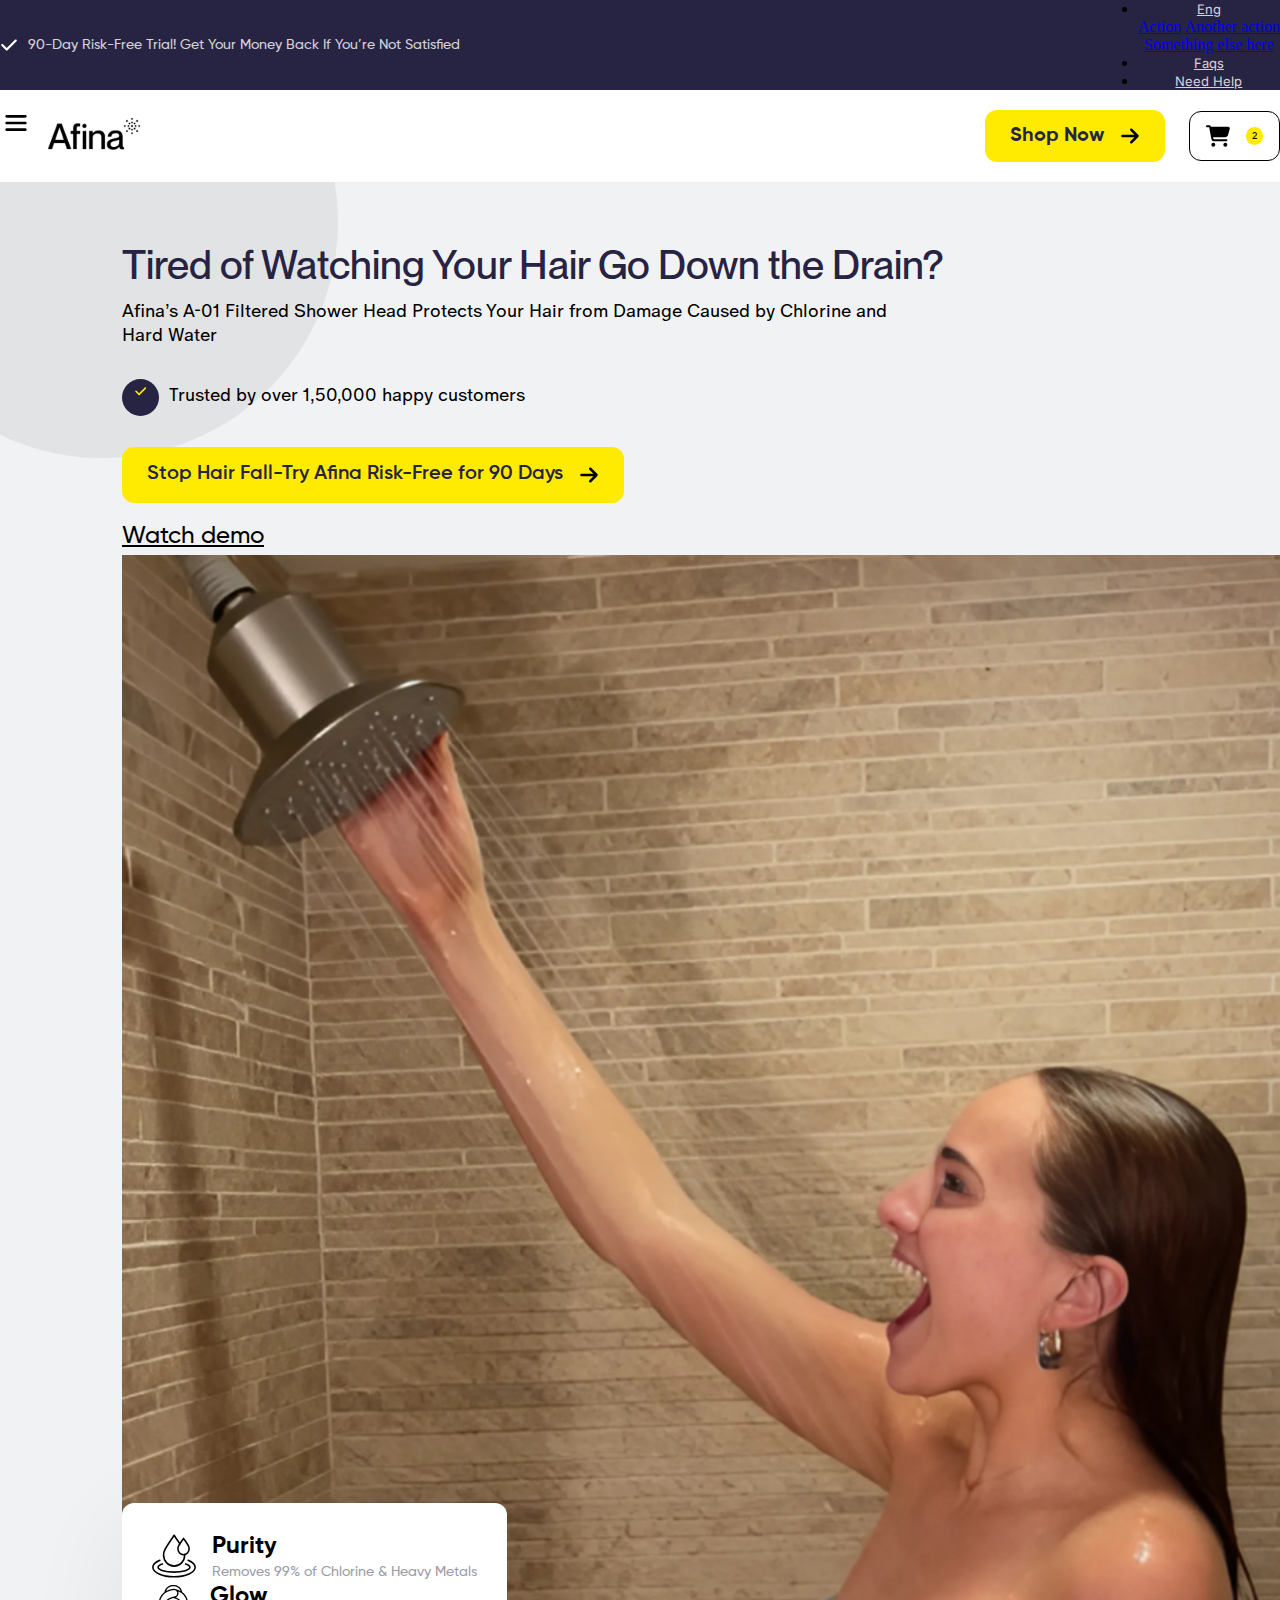
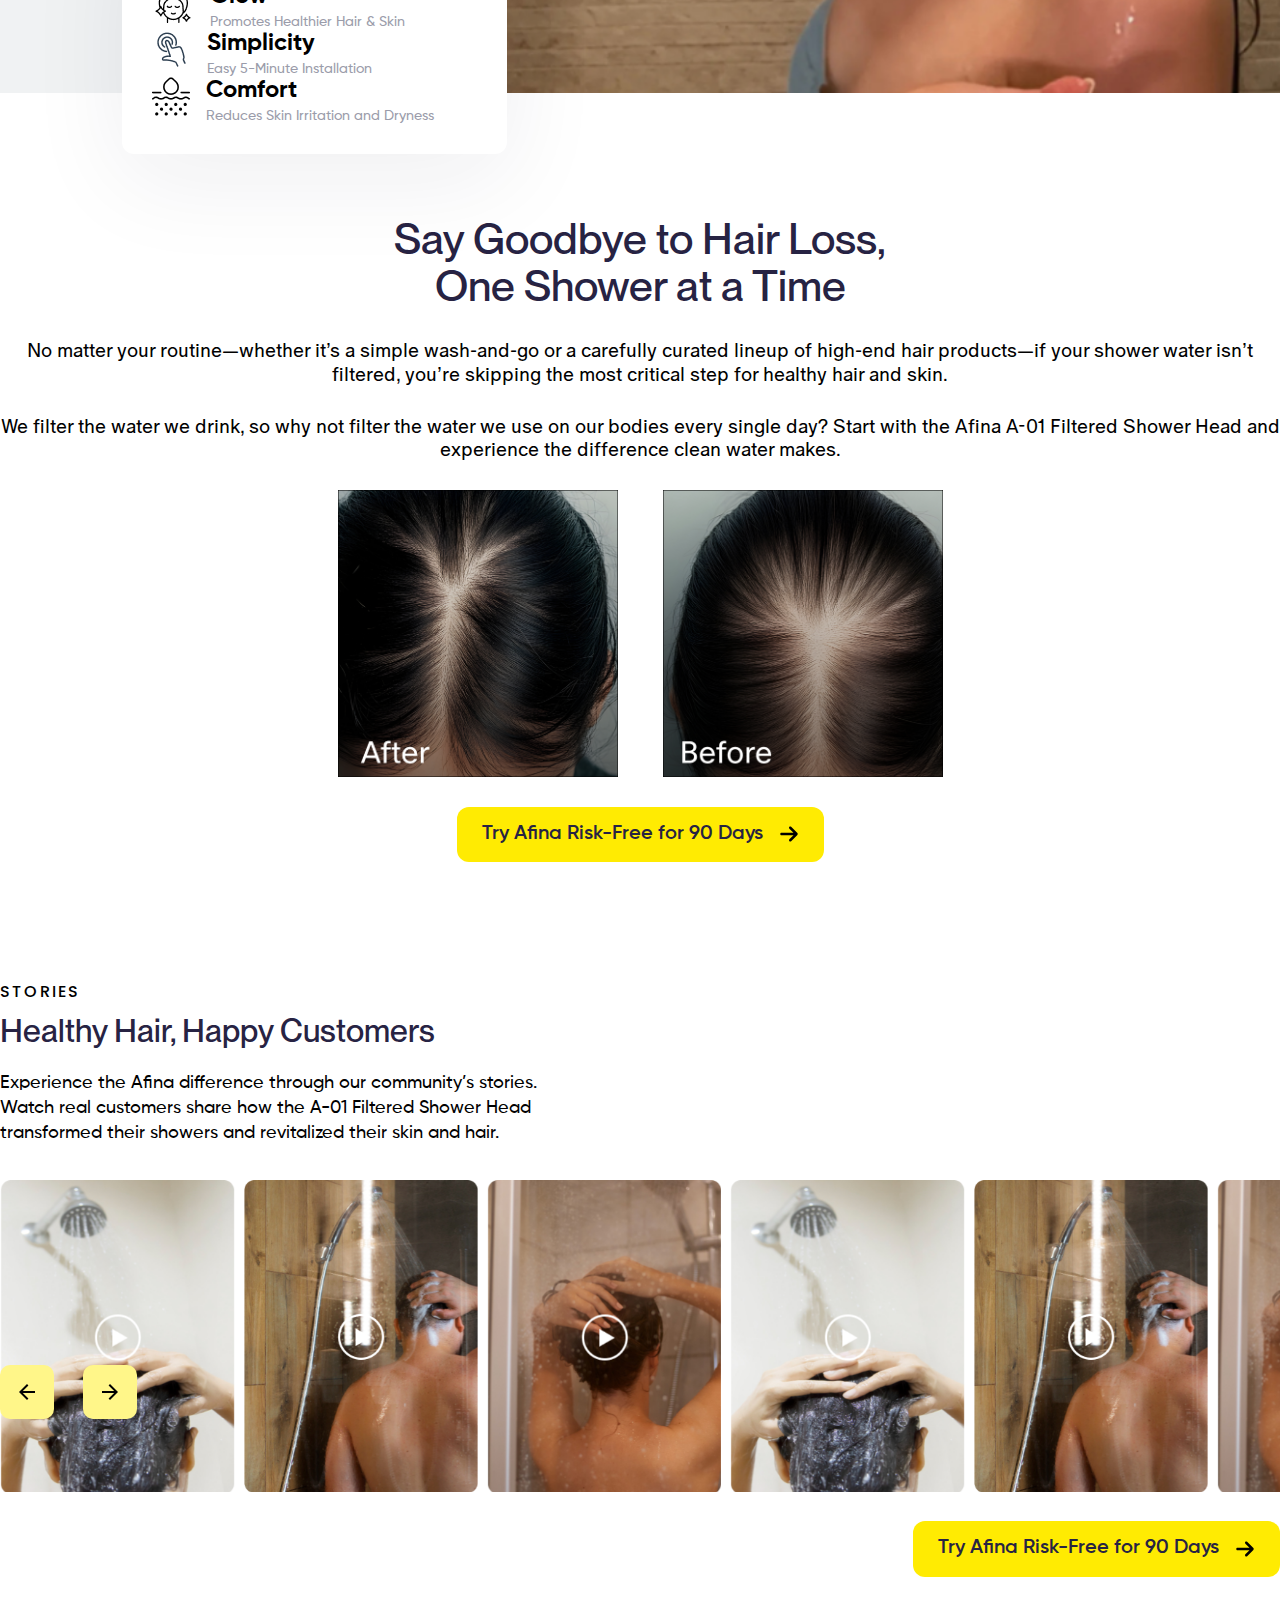
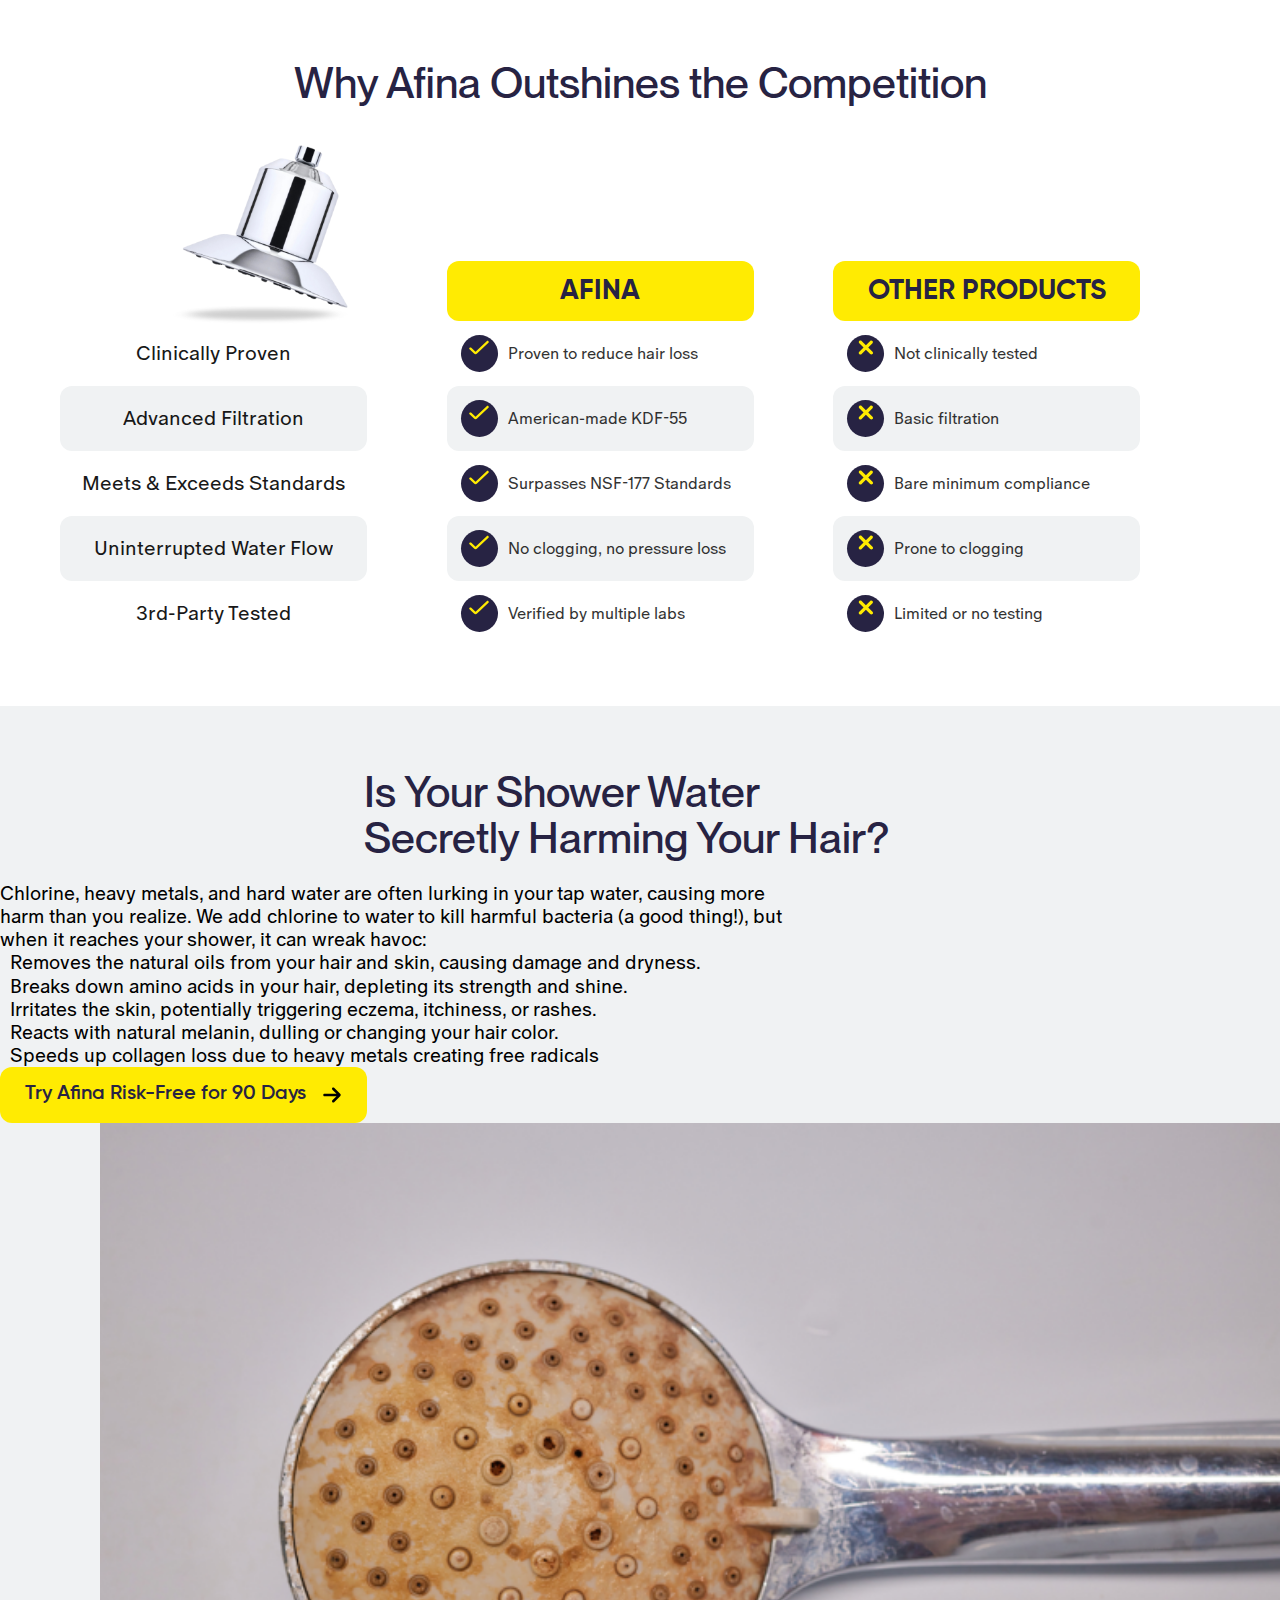
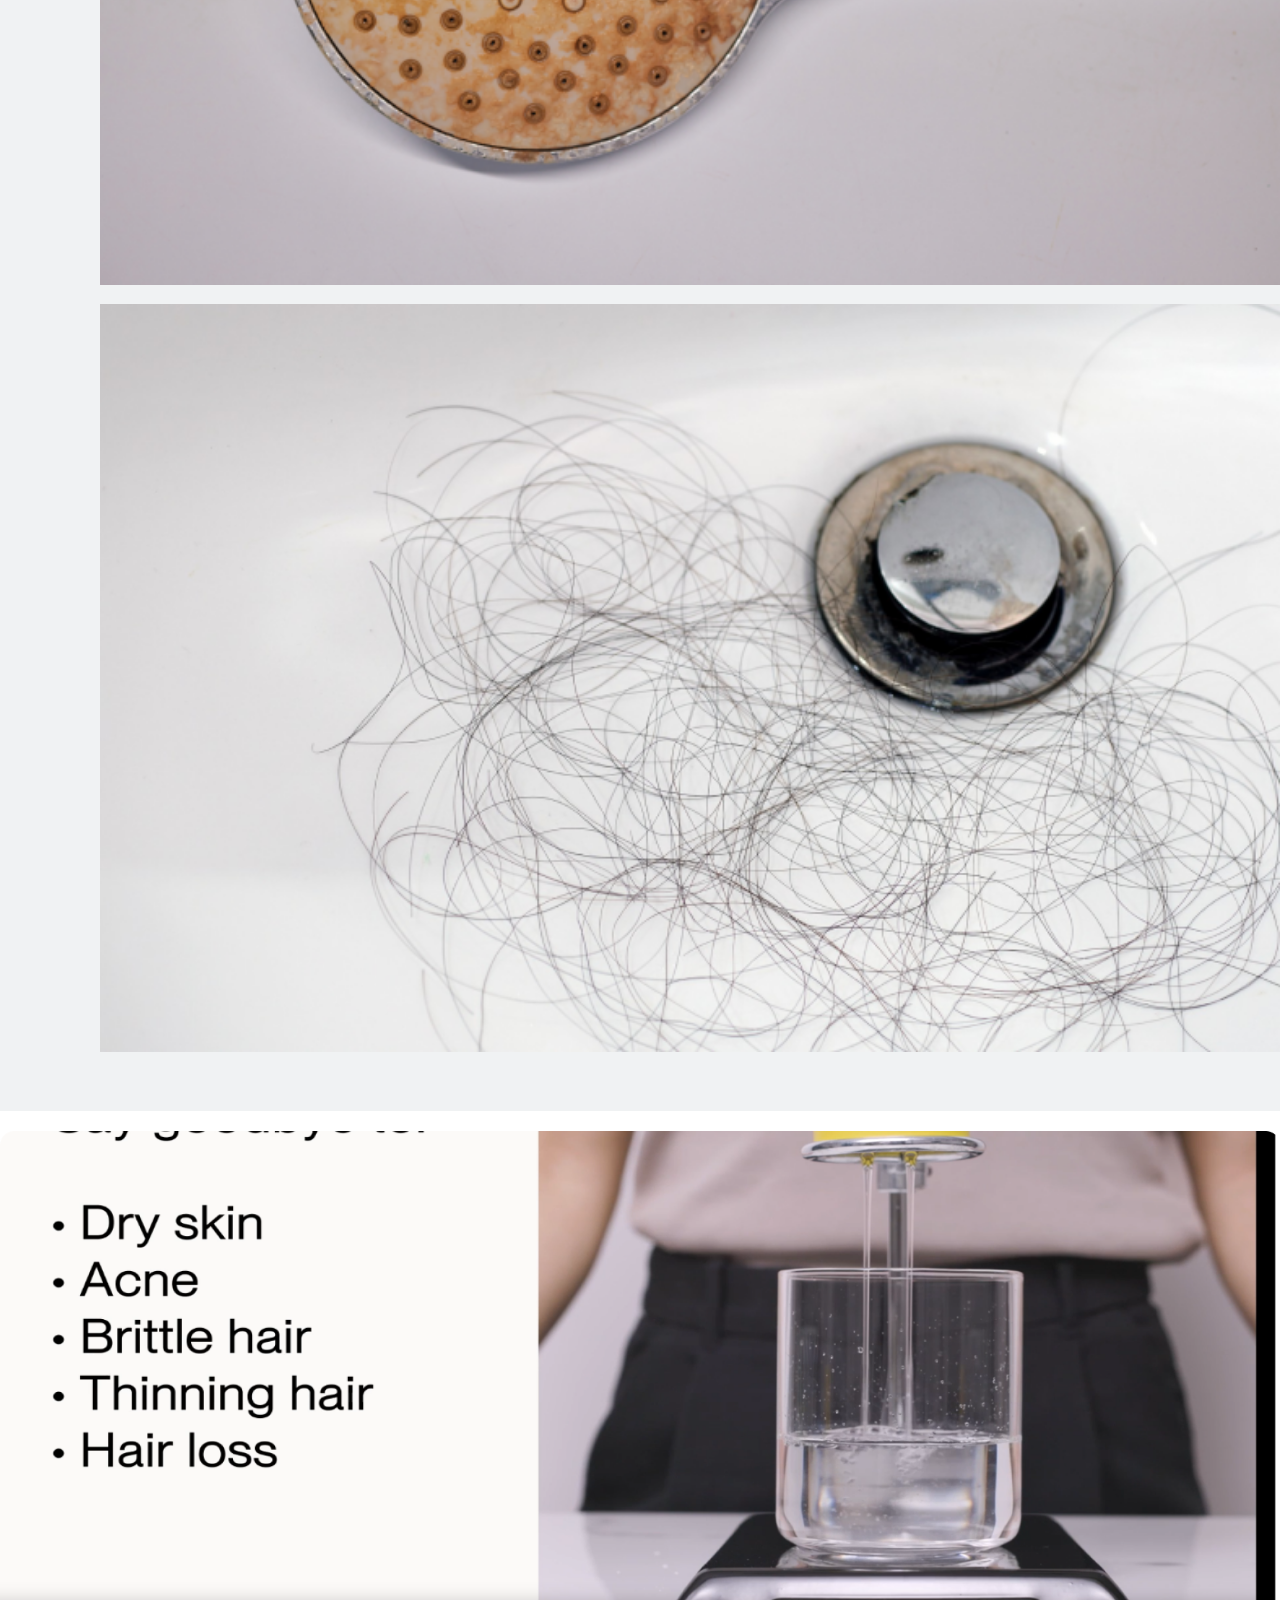
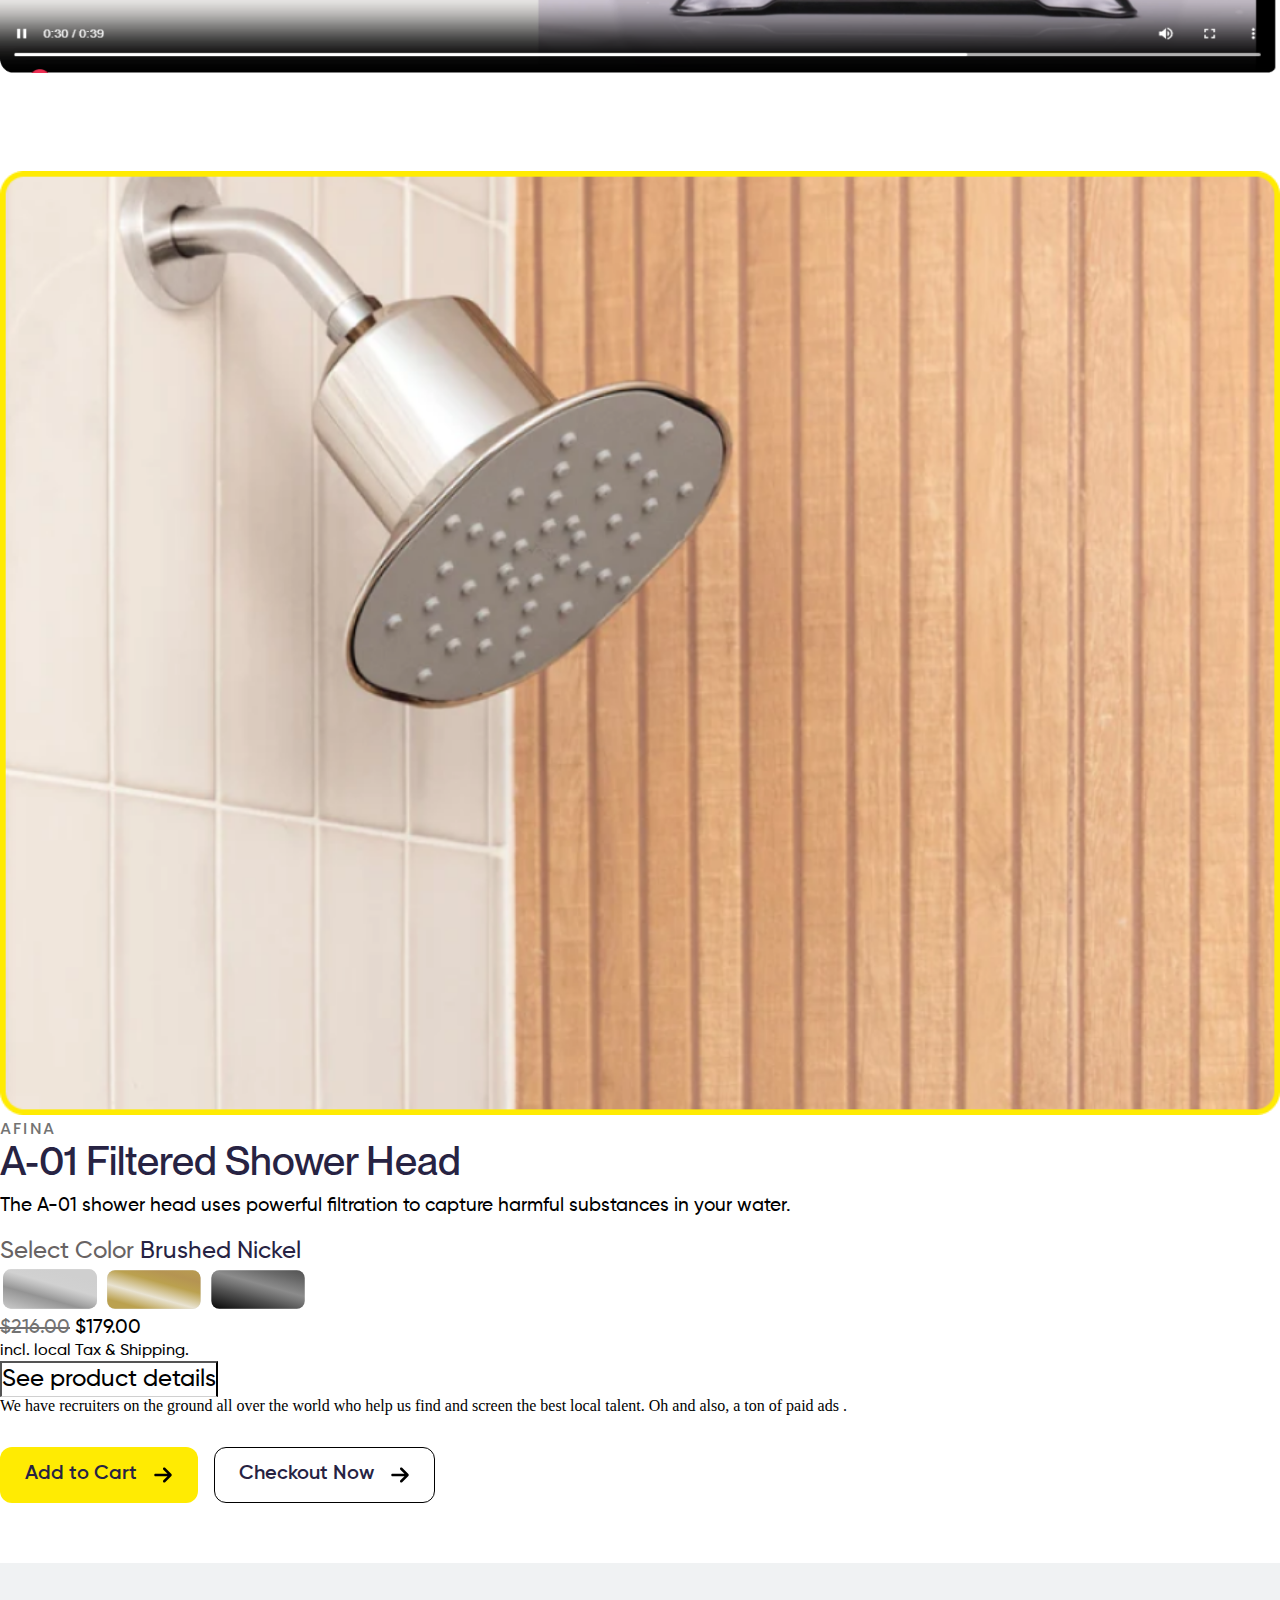
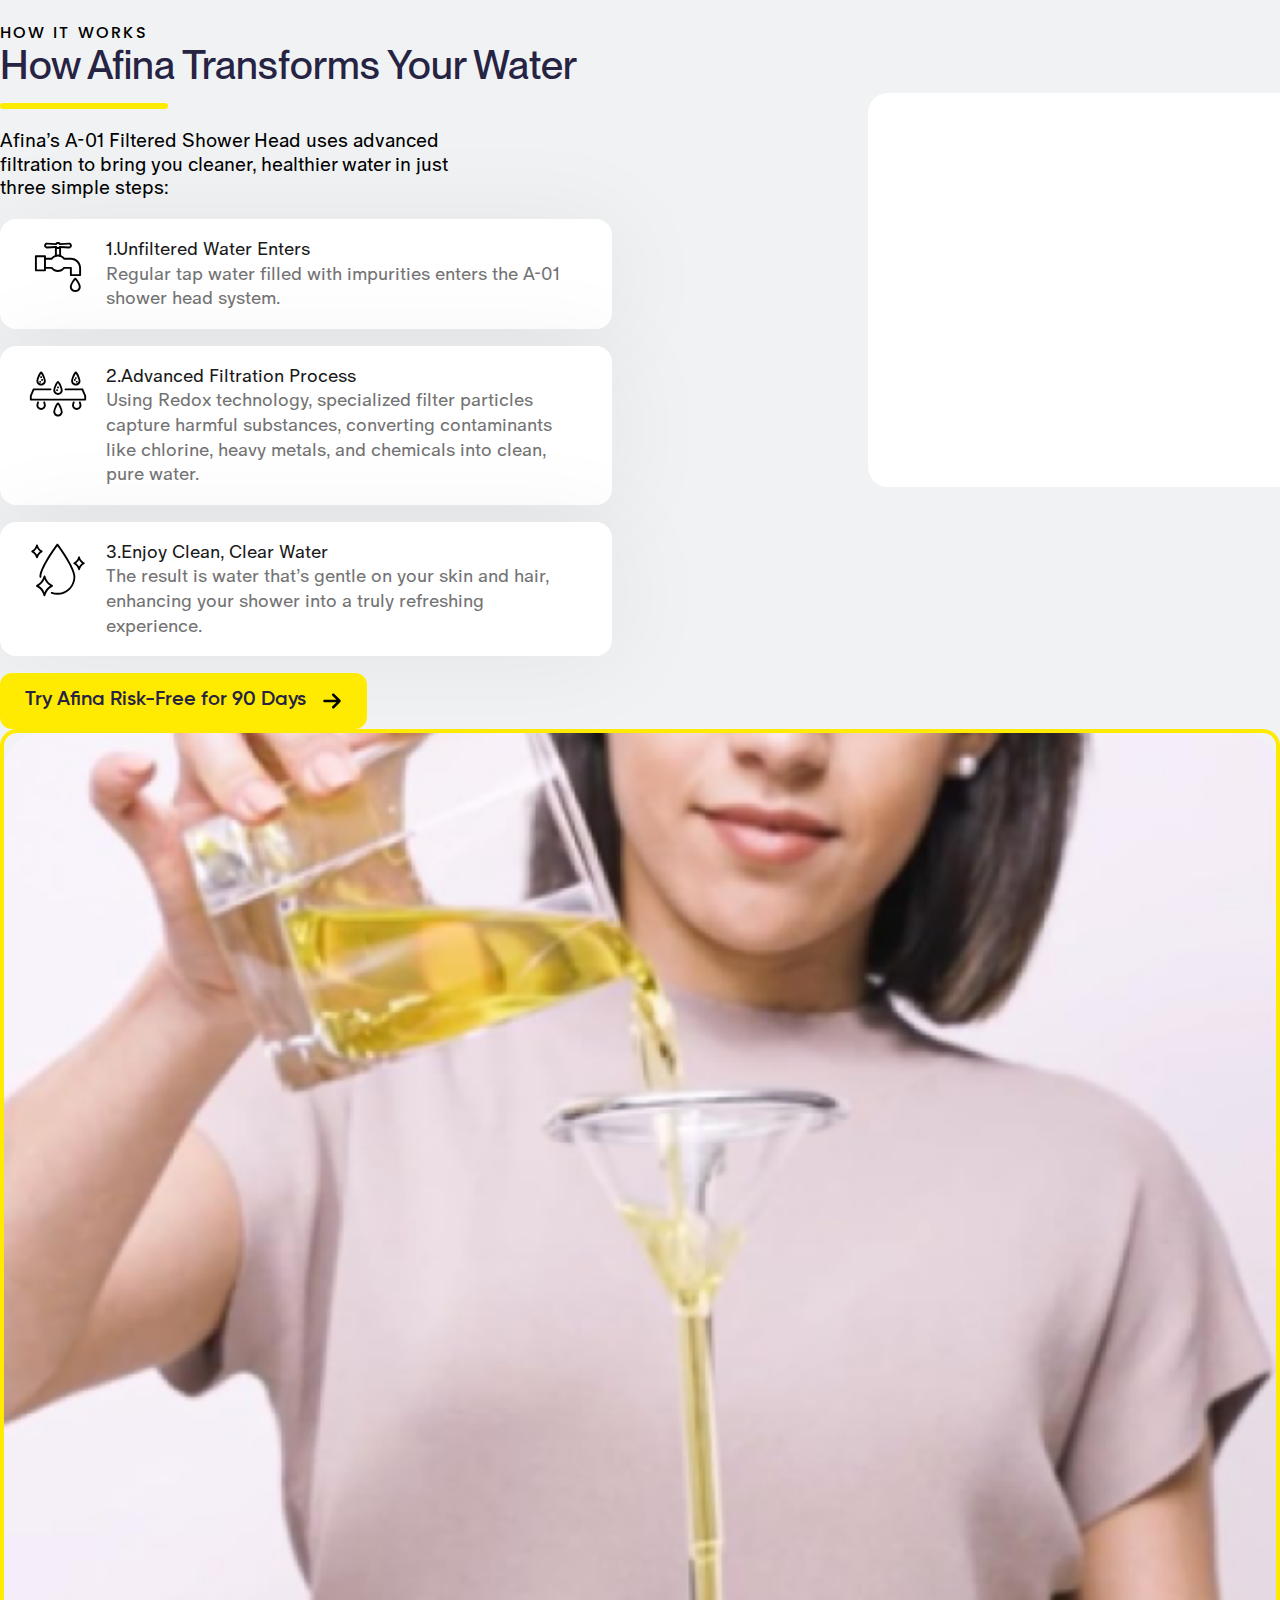
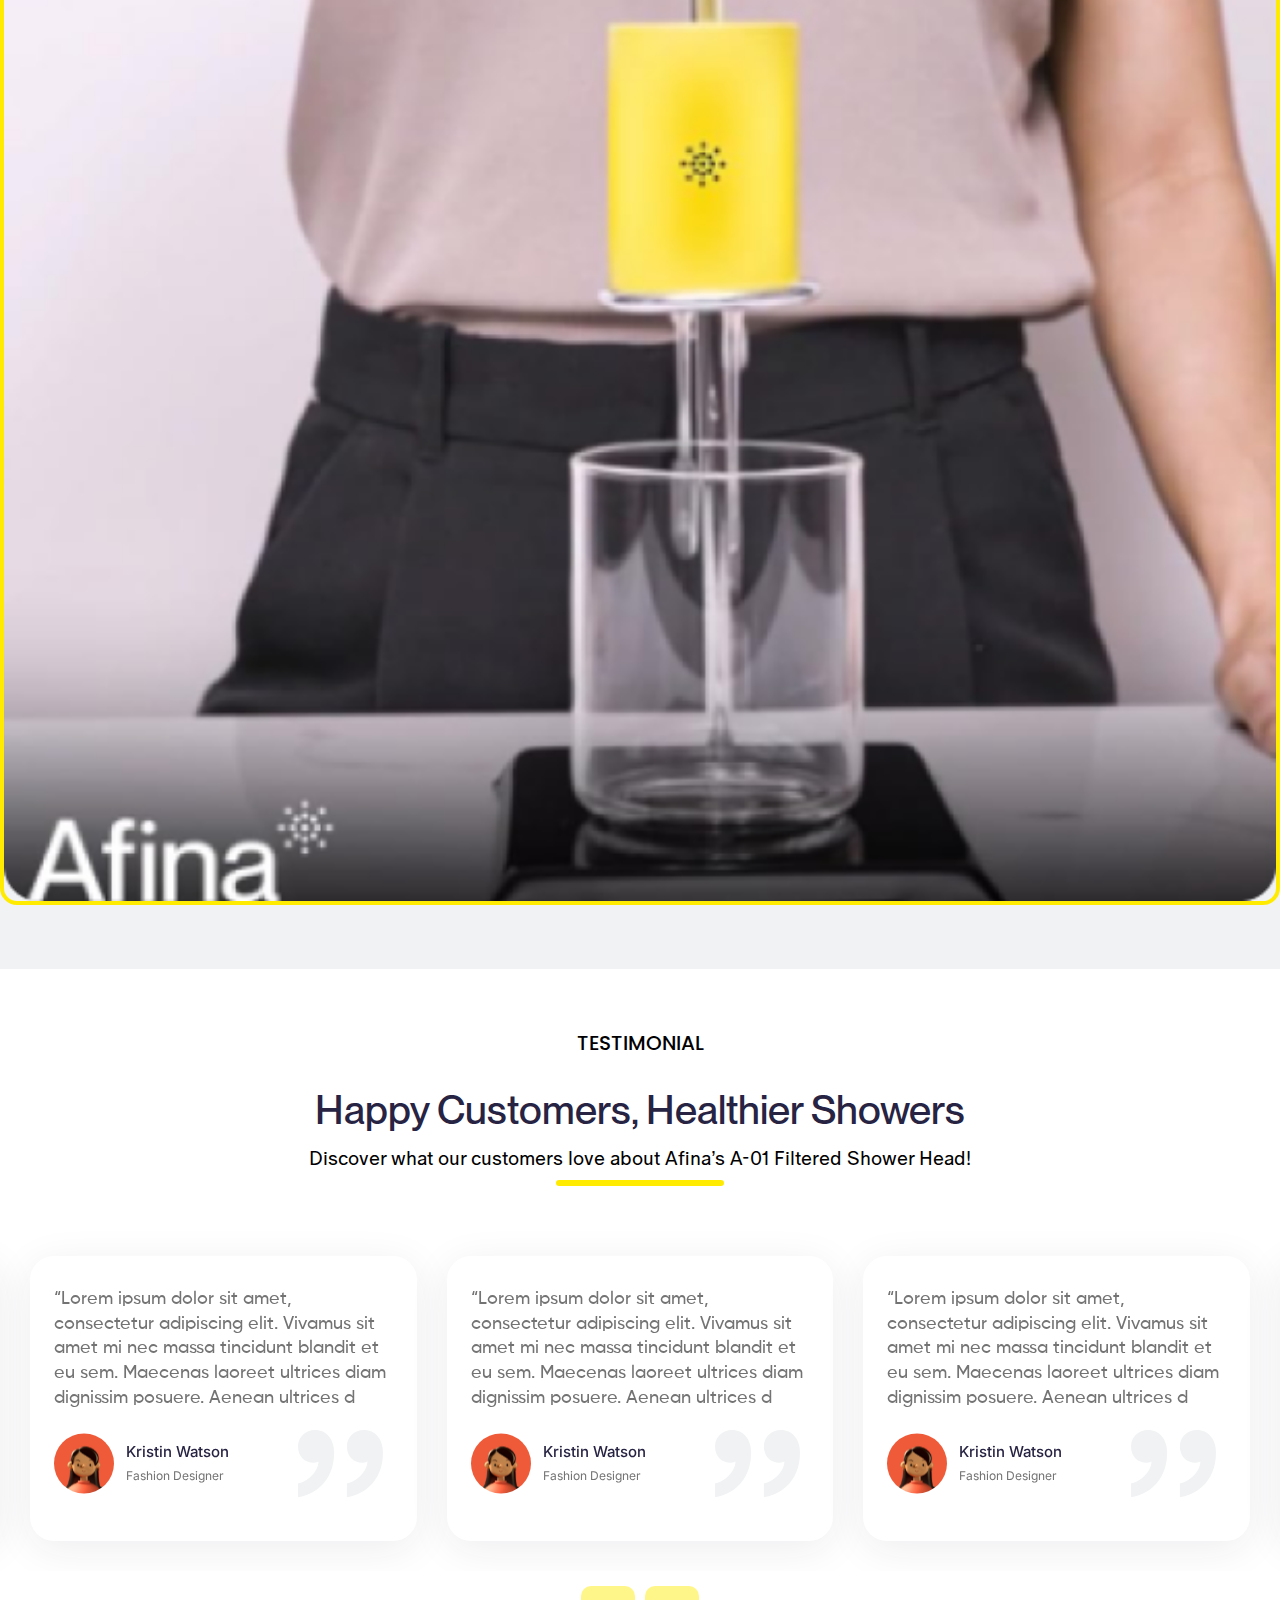
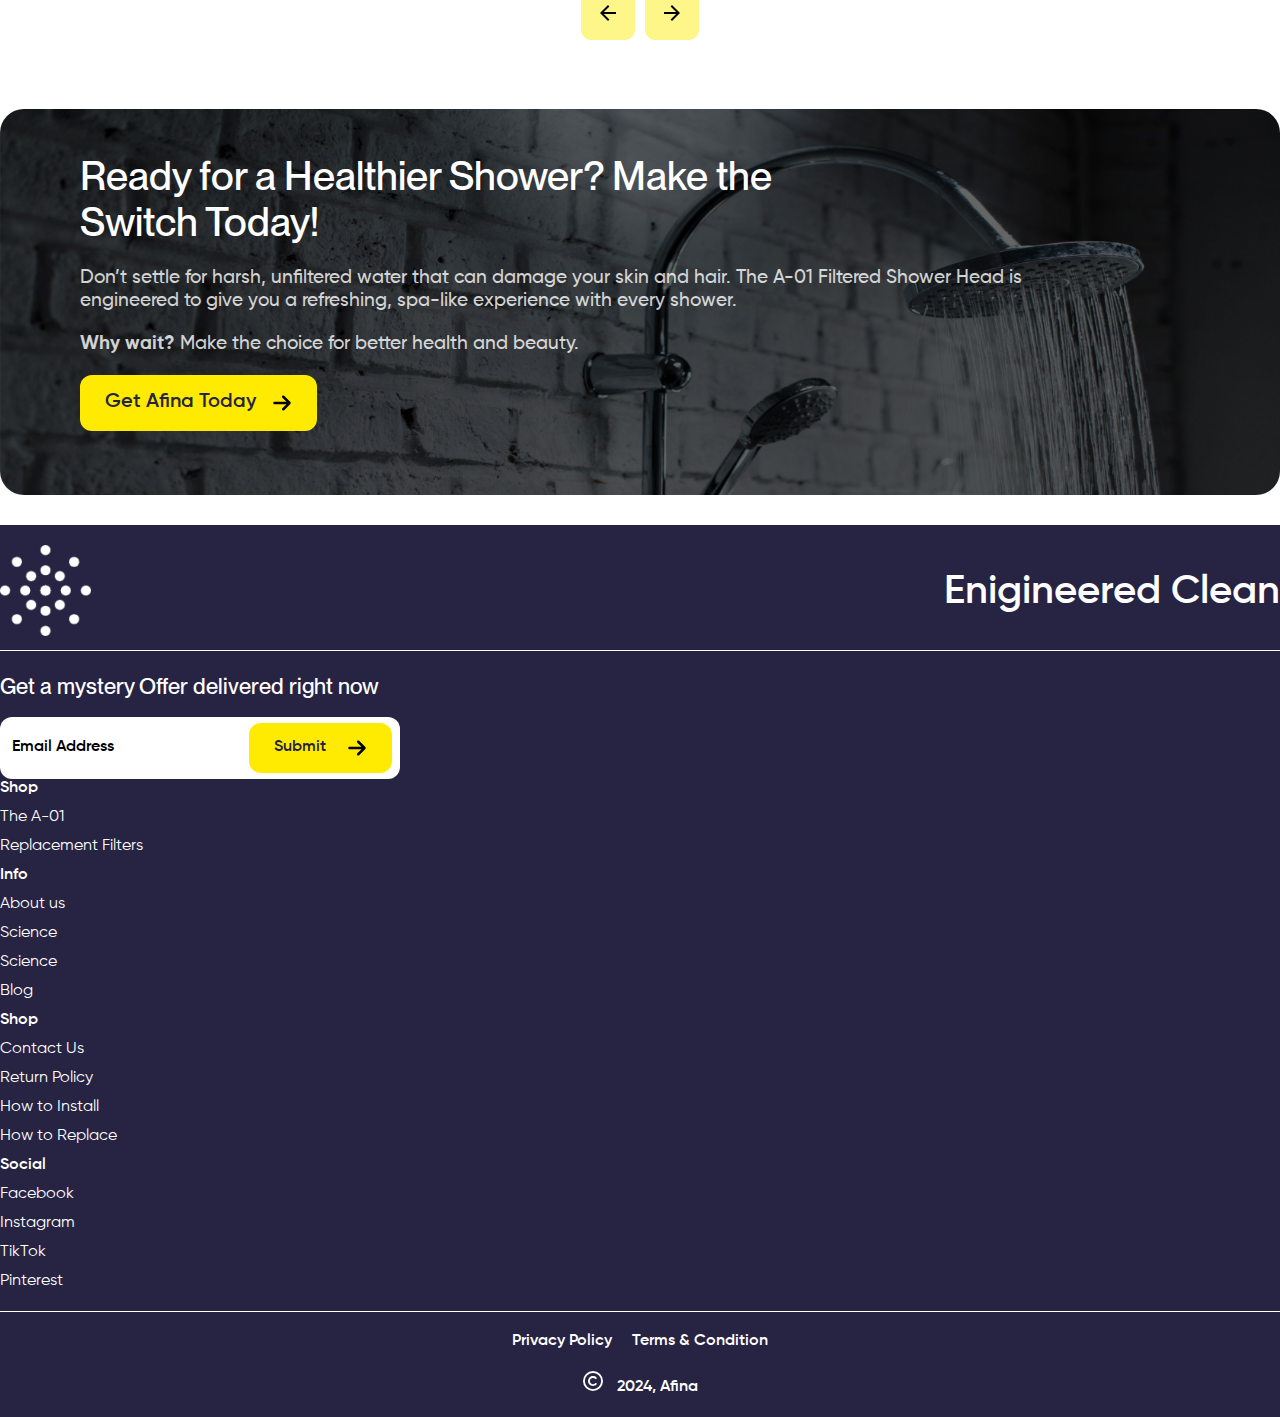
<file: variation-2.html>
<!DOCTYPE html>
<html lang="en">

<head>
    <meta charset="UTF-8">
    <meta name="viewport" content="width=device-width, initial-scale=1.0">
    <title>Document</title>
    <link rel="stylesheet" href="./assets/css/variation-2.css">
    <link rel="stylesheet" href="./assets/style.css">
    <link href="https://cdn.jsdelivr.net/npm/bootstrap@5.0.2/dist/css/bootstrap.min.css" rel="stylesheet"
        integrity="sha384-EVSTQN3/azprG1Anm3QDgpJLIm9Nao0Yz1ztcQTwFspd3yD65VohhpuuCOmLASjC" crossorigin="anonymous">
    <link rel="stylesheet" href="https://cdnjs.cloudflare.com/ajax/libs/font-awesome/6.7.1/css/all.min.css"
        integrity="sha512-5Hs3dF2AEPkpNAR7UiOHba+lRSJNeM2ECkwxUIxC1Q/FLycGTbNapWXB4tP889k5T5Ju8fs4b1P5z/iB4nMfSQ=="
        crossorigin="anonymous" referrerpolicy="no-referrer" />
    <!-- Owl Carousel CSS -->
    <link rel="stylesheet" href="https://cdn.jsdelivr.net/npm/owl.carousel@2.3.4/dist/assets/owl.carousel.min.css">
    <link rel="stylesheet" href="https://cdn.jsdelivr.net/npm/owl.carousel@2.3.4/dist/assets/owl.theme.default.min.css">
    <link rel="preconnect" href="https://fonts.googleapis.com">
    <link rel="preconnect" href="https://fonts.gstatic.com" crossorigin>
    <link
        href="https://fonts.googleapis.com/css2?family=Poppins:ital,wght@0,100;0,200;0,300;0,400;0,500;0,600;0,700;0,800;0,900;1,100;1,200;1,300;1,400;1,500;1,600;1,700;1,800;1,900&display=swap"
        rel="stylesheet">
    <link
        href="https://fonts.googleapis.com/css2?family=Inter:ital,opsz,wght@0,14..32,100..900;1,14..32,100..900&family=Lexend:wght@100..900&family=Luxurious+Roman&family=Open+Sans:ital,wght@0,300..800;1,300..800&family=Quintessential&display=swap"
        rel="stylesheet">
</head>

<body>
    <div class="top-bar">
        <div class="container">
            <div class="top-section ">
                <div class="top-bartxt">
                    <svg xmlns="http://www.w3.org/2000/svg" viewBox="0 0 448 512">
                        <path
                            d="M438.6 105.4c12.5 12.5 12.5 32.8 0 45.3l-256 256c-12.5 12.5-32.8 12.5-45.3 0l-128-128c-12.5-12.5-12.5-32.8 0-45.3s32.8-12.5 45.3 0L160 338.7 393.4 105.4c12.5-12.5 32.8-12.5 45.3 0z"
                            fill="#FFFFFF" />
                    </svg>
                    <h1>90-Day Risk-Free Trial! Get Your Money Back If You’re Not Satisfied</h1>
                </div>
                <div class="nav-top">
                    <nav class="navbar navbar-expand">
                        <div class="collapse navbar-collapse">
                            <ul class="navbar-nav mr-auto">
                                <li class="nav-item dropdown">
                                    <a class="nav-link dropdown-toggle" href="#" id="navbarDropdown" role="button"
                                        data-toggle="dropdown" aria-haspopup="true" aria-expanded="false">
                                        Eng
                                    </a>
                                    <div class="dropdown-menu" aria-labelledby="navbarDropdown">
                                        <a class="dropdown-item" href="#">Action</a>
                                        <a class="dropdown-item" href="#">Another action</a>
                                        <div class="dropdown-divider"></div>
                                        <a class="dropdown-item" href="#">Something else here</a>
                                    </div>
                                </li>
                                <li class="nav-item">
                                    <a class="nav-link" href="#">Faqs</a>
                                </li>
                                <li class="nav-item">
                                    <a class="nav-link " href="#">Need Help</a>
                                </li>
                            </ul>
                        </div>
                    </nav>
                </div>
            </div>
        </div>
    </div>
    <!-- header -->
    <header>
        <div class="container">
            <div class="header-section">
                <div class="logo-container">
                    <!-- side-bar -->
                    <div class=" mt-3 justify-content-between ">
                        <div id="mySidepanel" class="sidepanel">
                            <div class="logo logo2">
                                <img src="./assets/images/main-logo.svg" alt="Logo">
                            </div>
                            <a href="javascript:void(0)" class="closebtn" onclick="closeNav()">&times;</a>
                            <ul>
                                <li>
                                    <a href="./index.html">home</a>
                                </li>
                                <li>
                                    <a href="./variotion-3.html">Variation-3</a>
                                </li>
                                <li>
                                    <a href="./variation-4.html">Variation-4</a>
                                </li>
                                <li>
                                    <a href="./variation-5.html">Variation-5</a>
                                </li>
                              
                            </ul>

                        </div>
                        <button class="openbtn" onclick="openNav()">
                            <img src="./assets/images/sidebar-img.svg" alt="Open Menu">
                        </button>
                    </div>
                    <!-- main-logo -->
                    <div class="logo">
                        <a href="#"> <img src="./assets/images/main-logo.svg" alt="logo">
                        </a>
                    </div>
                </div>
                <div class="header-left">
                    <div class="shop-now-button ">
                        <a href="#">Shop Now</a>
                        <svg xmlns="http://www.w3.org/2000/svg" viewBox="0 0 448 512" class="shop-icon">
                            <path
                                d="M438.6 278.6c12.5-12.5 12.5-32.8 0-45.3l-160-160c-12.5-12.5-32.8-12.5-45.3 0s-12.5 32.8 0 45.3L338.8 224 32 224c-17.7 0-32 14.3-32 32s14.3 32 32 32l306.7 0L233.4 393.4c-12.5 12.5-12.5 32.8 0 45.3s32.8 12.5 45.3 0l160-160z" />
                        </svg>
                    </div>

                    <div>
                        <div class="shop-btn navbar-btn">
                            <svg xmlns="http://www.w3.org/2000/svg"
                                viewBox="0 0 576 512"><!--!Font Awesome Free 6.7.1 by @fontawesome - https://fontawesome.com License - https://fontawesome.com/license/free Copyright 2024 Fonticons, Inc.-->
                                <path
                                    d="M0 24C0 10.7 10.7 0 24 0L69.5 0c22 0 41.5 12.8 50.6 32l411 0c26.3 0 45.5 25 38.6 50.4l-41 152.3c-8.5 31.4-37 53.3-69.5 53.3l-288.5 0 5.4 28.5c2.2 11.3 12.1 19.5 23.6 19.5L488 336c13.3 0 24 10.7 24 24s-10.7 24-24 24l-288.3 0c-34.6 0-64.3-24.6-70.7-58.5L77.4 54.5c-.7-3.8-4-6.5-7.9-6.5L24 48C10.7 48 0 37.3 0 24zM128 464a48 48 0 1 1 96 0 48 48 0 1 1 -96 0zm336-48a48 48 0 1 1 0 96 48 48 0 1 1 0-96z" />
                            </svg>
                            <div class="conut-shop">
                                <p>2</p>
                            </div>
                        </div>
                    </div>
                </div>
            </div>
        </div>
    </header>

    <!-- banner-page -->
    <section class="banner-page">
        <div class="container">
            <div class="banner-page-container">
                <div class="row">
                    <div class="col">
                        <div class="banner-txt">
                            <h2 class="desktop">Tired of Watching Your Hair Go Down the Drain?</h2>
                            <p>Afina’s A-01 Filtered Shower Head Protects Your Hair from Damage Caused by Chlorine and
                                Hard Water
                            </p>
                            <div class="baneer-trusted desktop">
                                <div class="right-sign"><svg xmlns="http://www.w3.org/2000/svg" viewBox="0 0 448 512">
                                        <path
                                            d="M438.6 105.4c12.5 12.5 12.5 32.8 0 45.3l-256 256c-12.5 12.5-32.8 12.5-45.3 0l-128-128c-12.5-12.5-12.5-32.8 0-45.3s32.8-12.5 45.3 0L160 338.7 393.4 105.4c12.5-12.5 32.8-12.5 45.3 0z" />
                                    </svg></div>
                                <p>Trusted by over 1,50,000 happy customers</p>
                            </div>

                            <div class="Risk-Free-btn desktop">
                                <div class="shop-now-button phone-icon">
                                    <a href="#">Stop Hair Fall-Try Afina Risk-Free for 90 Days</a>
                                    <svg xmlns="http://www.w3.org/2000/svg" viewBox="0 0 448 512" class="shop-icon">
                                        <path
                                            d="M438.6 278.6c12.5-12.5 12.5-32.8 0-45.3l-160-160c-12.5-12.5-32.8-12.5-45.3 0s-12.5 32.8 0 45.3L338.8 224 32 224c-17.7 0-32 14.3-32 32s14.3 32 32 32l306.7 0L233.4 393.4c-12.5 12.5-12.5 32.8 0 45.3s32.8 12.5 45.3 0l160-160z" />
                                    </svg>
                                </div>
                            </div>
                            <div class="Risk-Free-btn phone">
                                <div class="shop-now-button phone-icon">
                                    <a href="#">Try Afina Risk-Free for 90 Days</a>
                                    <svg xmlns="http://www.w3.org/2000/svg" viewBox="0 0 448 512" class="shop-icon">
                                        <path
                                            d="M438.6 278.6c12.5-12.5 12.5-32.8 0-45.3l-160-160c-12.5-12.5-32.8-12.5-45.3 0s-12.5 32.8 0 45.3L338.8 224 32 224c-17.7 0-32 14.3-32 32s14.3 32 32 32l306.7 0L233.4 393.4c-12.5 12.5-12.5 32.8 0 45.3s32.8 12.5 45.3 0l160-160z" />
                                    </svg>
                                </div>
                            </div>
                            <div class="Watch-demo">
                                <a href="#">Watch demo</a>
                            </div>
                            <div class="  phone" id="baneer-trusted1">
                                <div class="right-sign"><svg xmlns="http://www.w3.org/2000/svg" viewBox="0 0 448 512">
                                        <path
                                            d="M438.6 105.4c12.5 12.5 12.5 32.8 0 45.3l-256 256c-12.5 12.5-32.8 12.5-45.3 0l-128-128c-12.5-12.5-12.5-32.8 0-45.3s32.8-12.5 45.3 0L160 338.7 393.4 105.4c12.5-12.5 32.8-12.5 45.3 0z" />
                                    </svg></div>
                                <p>Trusted by over 1,50,000 happy customers</p>
                            </div>
                        </div>
                    </div>
                    <div class="col">
                        <div class="banner-txt phone">
                            <h2 class="top-heading">Tired of Watching Your Hair Go Down the Drain?</h2>
                        </div>
                        <div class="banner-left">
                            <img src="./assets/images/variation-2-baneer-img.png" alt="variation-2-baneerImg">
                        </div>
                    </div>
                </div>
                <div class="banner-bottom">
                    <div class="row">
                        <div class="col-lg">
                            <div class="banner-bottom-card">
                                <div class="banner-card-img">
                                    <img src="./assets/images/purity.svg" alt="purityimg">
                                </div>
                                <div class="baneer-card-txt">
                                    <h2>Purity</h2>
                                    <p>Removes 99% of Chlorine & Heavy Metals</p>
                                </div>
                            </div>
                        </div>
                        <div class="col-lg">
                            <div class="banner-bottom-card">
                                <div class="banner-card-img">
                                    <img src="./assets/images/purity2.png" alt="purityimg">
                                </div>
                                <div class="baneer-card-txt">
                                    <h2>Glow</h2>
                                    <p>Promotes Healthier Hair & Skin</p>
                                </div>
                            </div>
                        </div>
                        <div class="col-lg">
                            <div class="banner-bottom-card">
                                <div class="banner-card-img">
                                    <img src="./assets/images/purity3.png" alt="purityimg">
                                </div>
                                <div class="baneer-card-txt">
                                    <h2>Simplicity</h2>
                                    <p>Easy 5-Minute Installation</p>
                                </div>
                            </div>
                        </div>
                        <div class="col-lg">
                            <div class="banner-bottom-card">
                                <div class="banner-card-img">
                                    <img src="./assets/images/purity1.png" alt="purityimg">
                                </div>
                                <div class="baneer-card-txt">
                                    <h2>Comfort</h2>
                                    <p>Reduces Skin Irritation and Dryness</p>
                                </div>
                            </div>
                        </div>
                    </div>
                </div>
            </div>
        </div>
    </section>
    
    <!-- Essential section -->
    <section class="Essential-section">
        <div class="container">
            <div class="Essential-section-header">
                <div class="Healthy-txt1">
                    <h2>Say Goodbye to Hair Loss,
                        One Shower at a Time</h2>
                    <div class="pink-line phone GoodbyePink"></div>

                </div>
                <div class="Healthy-txt Healthy-txt2">
                    <div>
                        <p class="text-p">No matter your routine—whether it’s a simple wash-and-go or a carefully
                            curated
                            lineup of high-end hair products—if your shower water isn’t filtered, you’re skipping the
                            most
                            critical step for healthy hair and skin.</p>
                        <p class="text-p">We filter the water we drink, so why not filter the water we use on our bodies
                            every single day? Start with the Afina A-01 Filtered Shower Head and experience the
                            difference
                            clean water makes.</p>
                    </div>
                    <div class="hier-afteBefore">
                        <img src="./assets/images/after.png" alt="after">
                        <img src="./assets/images/before.png" alt="before">
                    </div>
                </div>
                <div class="Goodbye-btn">
                    <div class="shop-now-button phone-icon">
                        <a href="#">Try Afina Risk-Free for 90 Days</a>
                        <svg xmlns="http://www.w3.org/2000/svg" viewBox="0 0 448 512" class="shop-icon">
                            <path
                                d="M438.6 278.6c12.5-12.5 12.5-32.8 0-45.3l-160-160c-12.5-12.5-32.8-12.5-45.3 0s-12.5 32.8 0 45.3L338.8 224 32 224c-17.7 0-32 14.3-32 32s14.3 32 32 32l306.7 0L233.4 393.4c-12.5 12.5-12.5 32.8 0 45.3s32.8 12.5 45.3 0l160-160z" />
                        </svg>
                    </div>
                </div>
            </div>
        </div>
    </section>
    <section class=" Afina-Difference">
        <div class="container">
            <div class="Afina-Difference-section">
                <div class="row">
                    <div class="col-lg-4">
                        <div class="video-txt">
                            <h2 class="heading-h2">STORIES</h2>
                            <h3 class="heading-h3">Healthy Hair, Happy Customers</h3>
                            <h4 class="text-p">Experience the Afina difference through our community’s stories.
                                Watch real
                                customers
                                share how the A-01 Filtered Shower Head transformed their showers and revitalized
                                their
                                skin and hair.</h4>
                        </div>
                    </div>
                    <div class="col-lg-8">
                        <div class="owl-carousel owl-theme video-carousel">
                            <div class="item">
                                <div class="video-carousel-img"><img src="./assets/images/video-carousel.png"
                                        alt="video-carousel"></div>
                            </div>
                            <div class="item">
                                <div class="video-carousel-img"><img src="./assets/images/video-carousel2.png"
                                        alt="video-carousel"></div>
                            </div>
                            <div class="item">
                                <div class="video-carousel-img"><img src="./assets/images/video-carousel3.png"
                                        alt="video-carousel"></div>
                            </div>
                            <div class="item">
                                <div class="video-carousel-img"><img src="./assets/images/video-carousel.png"
                                        alt="video-carousel"></div>
                            </div>
                            <div class="item">
                                <div class="video-carousel-img"><img src="./assets/images/video-carousel2.png"
                                        alt="video-carousel"></div>
                            </div>
                            <div class="item">
                                <div class="video-carousel-img"><img src="./assets/images/video-carousel3.png"
                                        alt="video-carousel"></div>
                            </div>
                        </div>
                    </div>
                </div>
            </div>
            <div class="video-btn  desktop">
                <div class="shop-now-button phone-icon">
                    <a href="#">Try Afina Risk-Free for 90 Days</a>
                    <svg xmlns="http://www.w3.org/2000/svg" viewBox="0 0 448 512" class="shop-icon">
                        <path
                            d="M438.6 278.6c12.5-12.5 12.5-32.8 0-45.3l-160-160c-12.5-12.5-32.8-12.5-45.3 0s-12.5 32.8 0 45.3L338.8 224 32 224c-17.7 0-32 14.3-32 32s14.3 32 32 32l306.7 0L233.4 393.4c-12.5 12.5-12.5 32.8 0 45.3s32.8 12.5 45.3 0l160-160z" />
                    </svg>
                </div>
            </div>
        </div>
    </section>

    <!-- Outshines-section -->
    <section class="Outshines-section">
        <div class="container">
            <div class="Healthy-txt1">
                <h2 class="Outshines-sectionh2">Why Afina Outshines the Competition</h2>
                <div class="pink-line phone variation-2-line"></div>

            </div>
            <div class="outshines-section-container">
                <div class="Outshines-card left-border">
                    <img class="Outshines-cardimg" src="./assets/images/Outshines-section-img.png" alt="">
                </div>
                <div class="Outshines-card pink-card afina-table2 table-top">
                    <h2>AFINA</h2>
                </div>
                <div class="Outshines-card pink-card table-top">
                    <h2>OTHER PRODUCTS</h2>
                </div>
                <div class="Outshines-card table-top">
                    <p>Clinically Proven</p>
                </div>
                <div class="Outshines-card">
                    <div class="icon"><img src="./assets/images/correct-sign.svg" alt="correct-sign"></div>
                    <h6>Proven to reduce hair loss</h6>
                </div>
                <div class="Outshines-card">
                    <div class="icon"><img src="./assets/images/wrong-sign.svg" alt="wrong-sign"></div>
                    <h6> Not clinically tested</h6>
                </div>
                <div class="Outshines-card Outshines-card2">
                    <p>Advanced Filtration</p>
                </div>
                <div class="Outshines-card Outshines-card2">
                    <div class="icon"><img src="./assets/images/correct-sign.svg" alt="correct-sign"></div>
                    <h6>American-made KDF-55</h6>
                </div>
                <div class="Outshines-card Outshines-card2">
                    <div class="icon"><img src="./assets/images/wrong-sign.svg" alt="wrong-sign"></div>
                    <h6>Basic filtration</h6>
                </div>
                <div class="Outshines-card">
                    <p>Meets & Exceeds Standards</p>
                </div>
                <div class="Outshines-card">
                    <div class="icon"><img src="./assets/images/correct-sign.svg" alt="correct-sign"></div>
                    <h6>Surpasses NSF-177 Standards</h6>
                </div>
                <div class="Outshines-card">
                    <div class="icon"><img src="./assets/images/wrong-sign.svg" alt="wrong-sign"></div>
                    <h6>Bare minimum compliance</h6>
                </div>
                <div class="Outshines-card Outshines-card2">
                    <p>Uninterrupted Water Flow</p>
                </div>
                <div class="Outshines-card Outshines-card2">
                    <div class="icon"><img src="./assets/images/correct-sign.svg" alt="correct-sign"></div>
                    <h6>No clogging, no pressure loss</h6>
                </div>
                <div class="Outshines-card Outshines-card2">
                    <div class="icon"><img src="./assets/images/wrong-sign.svg" alt="wrong-sign"></div>
                    <h6>Prone to clogging</h6>
                </div>
                <div class="Outshines-card table-bottom">
                    <p>3rd-Party Tested</p>
                </div>
                <div class="Outshines-card table-bottom">
                    <div class="icon"><img src="./assets/images/correct-sign.svg" alt="correct-sign"></div>
                    <h6>Verified by multiple labs</h6>
                </div>
                <div class="Outshines-card table-bottom">
                    <div class="icon"><img src="./assets/images/wrong-sign.svg" alt="wrong-sign"></div>
                    <h6>Limited or no testing</h6>
                </div>
            </div>
        </div>
    </section>

    <!-- Secretly Harming Your -->
    <section class="Secretly-Harming">
        <div class="container">
            <div class="row">
                <div class="col">
                    <div class="Secretly-Harming-left">
                        <div class="Healthy-txt1">
                            <h2 class="Secretly-Harming-txt desktop" id="h2-txt">Is Your Shower Water Secretly Harming Your
                                Hair?</h2>

                            <p class="text-p desktop">Chlorine, heavy metals, and hard water are often lurking in your tap
                                water, causing more harm than you realize. We add chlorine to water to kill harmful
                                bacteria (a good thing!), but when it reaches your shower, it can wreak havoc:</p>
                            <ul>
                                <li>
                                    <p class="text-p">Removes the natural oils from your hair and skin, causing damage
                                        and
                                        dryness.</p>
                                </li>
                                <li>
                                    <p class="text-p">Breaks down amino acids in your hair, depleting its strength and
                                        shine.
                                    </p>
                                </li>
                                <li>
                                    <p class="text-p">Irritates the skin, potentially triggering eczema, itchiness, or
                                        rashes.
                                    </p>
                                </li>
                                <li>
                                    <p class="text-p">Reacts with natural melanin, dulling or changing your hair color.
                                    </p>
                                </li>
                                <li>
                                    <p class="text-p">Speeds up collagen loss due to heavy metals creating free radicals
                                    </p>
                                </li>
                            </ul>
                            <div class="Secretly-Harming-btn">
                            <div class="shop-now-button phone-icon">
                                <a href="#">Try Afina Risk-Free for 90 Days</a>
                                <svg xmlns="http://www.w3.org/2000/svg" viewBox="0 0 448 512" class="shop-icon">
                                    <path
                                        d="M438.6 278.6c12.5-12.5 12.5-32.8 0-45.3l-160-160c-12.5-12.5-32.8-12.5-45.3 0s-12.5 32.8 0 45.3L338.8 224 32 224c-17.7 0-32 14.3-32 32s14.3 32 32 32l306.7 0L233.4 393.4c-12.5 12.5-12.5 32.8 0 45.3s32.8 12.5 45.3 0l160-160z" />
                                </svg>
                            </div>
                        </div>
                        </div>
                    </div>
                </div>
                <div class="col">
                    <div class="Healthy-txt1 phone">
                        <h2 class="Secretly-Harming-txt" id="h2-txt">Is Your Shower Water Secretly Harming Your
                            Hair?</h2>
                            <div class="pink-line phone GoodbyePink"></div>
                        <p class="text-p">Chlorine, heavy metals, and hard water are often lurking in your tap
                            water, causing more harm than you realize. We add chlorine to water to kill harmful
                            bacteria (a good thing!), but when it reaches your shower, it can wreak havoc:</p>
                    </div>
                    <div class="Secretly-Harming-right">
                       
                        <div><img src="./assets/images/SecretlyHarming1.png" alt="SecretlyHarming1.png"></div>
                        <div><img src="./assets/images/SecretlyHarming2.png" alt="SecretlyHarming2.png"></div>
                    </div>

                </div>

            </div>

        </div>

    </section>
    <!-- video-section -->
    <section class="video-testomonial">
        <div class="container">
            <div class="video-testomonial-container">
                <img src="./assets/images/video-testo2.png" alt="video-testo">
            </div>
        </div>
    </section>

    <!-- A-01 Filtered Shower Head -->
    <section class="Filtered-Shower">
        <div class="container">
            <div class="row">
                <div class="col-lg">
                    <h3 class="heading-h3 phone" id="Buy-Now1">Buy Now</h3>
                    <div class="Filtered-ShowerImg">
                        <img src="./assets/images/shower-img.png" alt="shower-img">
                    </div>
                </div>
                <div class="col-lg">
                    <div class="Filtered-Shower-right">
                        <h2 class="heading-h2">AFINA</h2>
                        <h3 class="heading-h3">A-01 Filtered Shower Head</h3>
                        <p class="text-p">The A-01 shower head uses powerful filtration to capture harmful substances in
                            your water.
                        </p>
                        <h4>Select Color <span>Brushed Nickel</span></h4>
                        <div class="select-color">
                            <img src="./assets/images/select-color1.svg" alt="select-color">
                            <img src="./assets/images/select-color2.svg" alt="select-color">
                            <img src="./assets/images/select-color3.svg" alt="select-color">
                        </div>
                        <h5><span><strike>$216.00</strike></span> <span>$179.00</span></h5>
                        <h6>incl. local Tax & Shipping.</h6>
                        <div class="shop-now-button phone-icon phone buy-now">
                            <a href="#">Buy Now</a>
                            <svg xmlns="http://www.w3.org/2000/svg" viewBox="0 0 448 512" class="shop-icon">
                                <path
                                    d="M438.6 278.6c12.5-12.5 12.5-32.8 0-45.3l-160-160c-12.5-12.5-32.8-12.5-45.3 0s-12.5 32.8 0 45.3L338.8 224 32 224c-17.7 0-32 14.3-32 32s14.3 32 32 32l306.7 0L233.4 393.4c-12.5 12.5-12.5 32.8 0 45.3s32.8 12.5 45.3 0l160-160z" />
                            </svg>
                        </div>
                        <div class="Filtered-Shower-phone-btn">
                            <div class="shop-now-button">
                                <a href="#">Buy Now</a>
                                <svg xmlns="http://www.w3.org/2000/svg" viewBox="0 0 448 512" class="shop-icon">
                                    <path
                                        d="M438.6 278.6c12.5-12.5 12.5-32.8 0-45.3l-160-160c-12.5-12.5-32.8-12.5-45.3 0s-12.5 32.8 0 45.3L338.8 224 32 224c-17.7 0-32 14.3-32 32s14.3 32 32 32l306.7 0L233.4 393.4c-12.5 12.5-12.5 32.8 0 45.3s32.8 12.5 45.3 0l160-160z" />
                                </svg>
                            </div>
                        </div>
                        <div class="asked-questions-accourdian">
                            <div class="accordionParent">
                                <div class="accordion accordion-flush" id="accordionFlushExample">
                                    <div class="accordion-item">
                                        <h2 class="accordion-header" id="flush-headingOne">
                                            <button class="accordion-button collapsed" type="button"
                                                data-bs-toggle="collapse" data-bs-target="#flush-collapseOne"
                                                aria-expanded="false" aria-controls="flush-collapseOne">
                                                See product details
                                            </button>
                                        </h2>
                                        <div id="flush-collapseOne" class="accordion-collapse collapse"
                                            aria-labelledby="flush-headingOne" data-bs-parent="#accordionFlushExample">
                                            <div class="accordion-body">We have recruiters on the ground all over the
                                                world who
                                                help us find and screen the best local talent. Oh and also, a ton of
                                                paid ads
                                                .</div>
                                        </div>
                                    </div>
                                </div>
                            </div>
                        </div>
                        <div class="Filtered-Shower-button">
                            <div class="shop-now-button phone-icon AddtoCart">
                                <a href="#">Add to Cart</a>
                                <svg xmlns="http://www.w3.org/2000/svg" viewBox="0 0 448 512" class="shop-icon">
                                    <path
                                        d="M438.6 278.6c12.5-12.5 12.5-32.8 0-45.3l-160-160c-12.5-12.5-32.8-12.5-45.3 0s-12.5 32.8 0 45.3L338.8 224 32 224c-17.7 0-32 14.3-32 32s14.3 32 32 32l306.7 0L233.4 393.4c-12.5 12.5-12.5 32.8 0 45.3s32.8 12.5 45.3 0l160-160z" />
                                </svg>
                            </div>
                            <div class="shop-now-button Checkout-btn phone-icon">
                                <a href="#">Checkout Now</a>
                                <svg xmlns="http://www.w3.org/2000/svg" viewBox="0 0 448 512" class="shop-icon">
                                    <path
                                        d="M438.6 278.6c12.5-12.5 12.5-32.8 0-45.3l-160-160c-12.5-12.5-32.8-12.5-45.3 0s-12.5 32.8 0 45.3L338.8 224 32 224c-17.7 0-32 14.3-32 32s14.3 32 32 32l306.7 0L233.4 393.4c-12.5 12.5-12.5 32.8 0 45.3s32.8 12.5 45.3 0l160-160z" />
                                </svg>
                            </div>
                        </div>
                    </div>
                </div>
            </div>
        </div>
    </section>

    <!-- How Afina Transforms Your Water -->
    <section class="Transforms-section">
        <div class="container">
            <div class="row">
                <div class="col-8">
                    <div class="Transforms-txt">
                        <h2 class="heading-h2">HOW IT WORKS</h2>
                        <h3 class="heading-h3">How Afina Transforms Your Water</h3>
                        <div class="pink-line"></div>
                        <h4 class="text-p">Afina’s A-01 Filtered Shower Head uses advanced filtration to bring you
                            cleaner, healthier
                            water
                            in just three simple steps:</h4>
                        <div class="Transforms-Cardcontainer-card desktop">
                            <div class="Transforms-Cardcontainer">
                                <div class="TransformsImg">
                                    <img src="./assets/images/nal1.svg" alt="nalImg">
                                </div>
                                <div class="Transforms-card-txt">
                                    <h2> <span>1.</span>Unfiltered Water Enters</h2>
                                    <p>Regular tap water filled with impurities enters the A-01 shower head system.
                                    </p>
                                </div>
                            </div>
                            <div class="Transforms-Cardcontainer">
                                <div class="TransformsImg">
                                    <img src="./assets/images/nal2.svg" alt="nalImg">
                                </div>
                                <div class="Transforms-card-txt">
                                    <h2> <span>2.</span>Advanced Filtration Process</h2>
                                    <p>Using Redox technology, specialized filter particles capture harmful substances,
                                        converting contaminants like chlorine, heavy metals, and chemicals into clean,
                                        pure water.
                                    </p>
                                </div>
                            </div>
                            <div class="Transforms-Cardcontainer">
                                <div class="TransformsImg">
                                    <img src="./assets/images/nal3.svg" alt="nalImg">
                                </div>
                                <div class="Transforms-card-txt">
                                    <h2> <span>3.</span>Enjoy Clean, Clear Water</h2>
                                    <p>The result is water that’s gentle on your skin and hair, enhancing your shower
                                        into a truly refreshing experience.
                                    </p>
                                </div>
                            </div>
                        </div>
                    </div>
                    <div class="transform-btn desktop">
                        <div class="shop-now-button phone-icon">
                            <a href="#">Try Afina Risk-Free for 90 Days</a>
                            <svg xmlns="http://www.w3.org/2000/svg" viewBox="0 0 448 512" class="shop-icon">
                                <path
                                    d="M438.6 278.6c12.5-12.5 12.5-32.8 0-45.3l-160-160c-12.5-12.5-32.8-12.5-45.3 0s-12.5 32.8 0 45.3L338.8 224 32 224c-17.7 0-32 14.3-32 32s14.3 32 32 32l306.7 0L233.4 393.4c-12.5 12.5-12.5 32.8 0 45.3s32.8 12.5 45.3 0l160-160z" />
                            </svg>
                        </div>
                    </div>
                </div>
                <div class="col-4">
                    <div class="transform-img">
                        <img src="./assets/images/transform-img.png" alt="transformimg">
                    </div>
                </div>
            </div>
            <div class="phone Transforms-Cardcontainer-card-phone">
                <div class="Transforms-Cardcontainer">
                    <div class="TransformsImg">
                        <img src="./assets/images/nal.svg" alt="nalImg">
                    </div>
                    <div class="Transforms-card-txt">
                        <h2> <span>1.</span>Unfiltered Water Enters</h2>
                        <p>Regular tap water, filled with impurities, enters the A-01 shower head system as
                            usual.
                        </p>
                    </div>
                </div>
                <div class="Transforms-Cardcontainer">
                    <div class="TransformsImg">
                        <img src="./assets/images/nal.svg" alt="nalImg">
                    </div>
                    <div class="Transforms-card-txt">
                        <h2> <span>2.</span>Advanced Filtration Process</h2>
                        <p>Using Redox technology, specialized filter particles capture harmful substances, converting
                            contaminants like chlorine, heavy metals, and chemicals into clean, pure water.
                        </p>
                    </div>
                </div>
                <div class="Transforms-Cardcontainer">
                    <div class="TransformsImg">
                        <img src="./assets/images/nal.svg" alt="nalImg">
                    </div>
                    <div class="Transforms-card-txt">
                        <h2> <span>3.</span>Enjoy Clean, Clear Water</h2>
                        <p>The result is water that’s gentle on your skin and hair, enhancing your shower into a truly
                            refreshing experience.

                    </div>
                </div>
                <div class="transform-btn2">
                    <div class="shop-now-button phone-icon">
                        <a href="#">Try Afina Risk-Free for 90 Days</a>
                        <svg xmlns="http://www.w3.org/2000/svg" viewBox="0 0 448 512" class="shop-icon">
                            <path
                                d="M438.6 278.6c12.5-12.5 12.5-32.8 0-45.3l-160-160c-12.5-12.5-32.8-12.5-45.3 0s-12.5 32.8 0 45.3L338.8 224 32 224c-17.7 0-32 14.3-32 32s14.3 32 32 32l306.7 0L233.4 393.4c-12.5 12.5-12.5 32.8 0 45.3s32.8 12.5 45.3 0l160-160z" />
                        </svg>
                    </div>
                </div>
            </div>
        </div>
    </section>
    <!-- Happy Customers,Healthier Showers -->
    <section class="happy-customers">
        <div class="container">
            <div class="happy-headeing">
                <h2>TESTIMONIAL</h2>
                <h3 class="heading-h3">Happy Customers, Healthier Showers</h3>
                <p class="text-p">Discover what our customers love about Afina’s A-01 Filtered Shower Head!</p>
                <div class="pink-line PROBLEM-line"></div>
            </div>
            <div class=" owl-carousel happy-bottom owl-theme">
                <div class="item">
                    <div class="happy-card">
                        <p>“Lorem ipsum dolor sit amet, consectetur adipiscing elit. Vivamus sit amet mi nec massa
                            tincidunt
                            blandit et eu sem. Maecenas laoreet ultrices diam dignissim posuere. Aenean ultrices d</p>
                        <div class="happy-card-bottom">
                            <div class="happy-card-left">
                                <img src="./assets/images/happys-img.svg" alt="/happys-img">
                                <div class="happy-cardTxt">
                                    <h2>
                                        Kristin Watson
                                    </h2>
                                    <p>Fashion Designer</p>
                                </div>
                            </div>

                            <div class="happ-right-img">
                                <img src="./assets/images/happys-right.svg" alt="happys-right">
                            </div>
                        </div>
                    </div>
                </div>
                <div class="item">
                    <div class="happy-card">
                        <p>“Lorem ipsum dolor sit amet, consectetur adipiscing elit. Vivamus sit amet mi nec massa
                            tincidunt
                            blandit et eu sem. Maecenas laoreet ultrices diam dignissim posuere. Aenean ultrices d</p>
                        <div class="happy-card-bottom">
                            <div class="happy-card-left">
                                <img src="./assets/images/happys-img.svg" alt="/happys-img">
                                <div class="happy-cardTxt">
                                    <h2>
                                        Kristin Watson
                                    </h2>
                                    <p>Fashion Designer</p>
                                </div>
                            </div>

                            <div class="happ-right-img">
                                <img src="./assets/images/happys-right.svg" alt="happys-right">
                            </div>
                        </div>
                    </div>
                </div>
                <div class="item">
                    <div class="happy-card">
                        <p>“Lorem ipsum dolor sit amet, consectetur adipiscing elit. Vivamus sit amet mi nec massa
                            tincidunt
                            blandit et eu sem. Maecenas laoreet ultrices diam dignissim posuere. Aenean ultrices d</p>
                        <div class="happy-card-bottom">
                            <div class="happy-card-left">
                                <img src="./assets/images/happys-img.svg" alt="/happys-img">
                                <div class="happy-cardTxt">
                                    <h2>
                                        Kristin Watson
                                    </h2>
                                    <p>Fashion Designer</p>
                                </div>
                            </div>

                            <div class="happ-right-img">
                                <img src="./assets/images/happys-right.svg" alt="happys-right">
                            </div>
                        </div>
                    </div>
                </div>
                <div class="item">
                    <div class="happy-card">
                        <p>“Lorem ipsum dolor sit amet, consectetur adipiscing elit. Vivamus sit amet mi nec massa
                            tincidunt
                            blandit et eu sem. Maecenas laoreet ultrices diam dignissim posuere. Aenean ultrices d</p>
                        <div class="happy-card-bottom">
                            <div class="happy-card-left">
                                <img src="./assets/images/happys-img.svg" alt="/happys-img">
                                <div class="happy-cardTxt">
                                    <h2>
                                        Kristin Watson
                                    </h2>
                                    <p>Fashion Designer</p>
                                </div>
                            </div>

                            <div class="happ-right-img">
                                <img src="./assets/images/happys-right.svg" alt="happys-right">
                            </div>
                        </div>
                    </div>
                </div>
            </div>
        </div>
    </section>


    <!-- Ready for a Healthier Shower? Make the Switch Today! -->

    <section class="Switch-Today">
        <div class="container">
            <div class="Switch-Today-section">
                <div class="Switch-Today-section-txt">
                    <h2 class="heading-h3">Ready for a Healthier Shower? Make the Switch Today!</h2>
                    <h3 class="text-p">Don’t settle for harsh, unfiltered water that can damage your skin and hair. The
                        A-01 Filtered
                        Shower Head is engineered to give you a refreshing, spa-like experience with every shower.</h3>
                    <h4 class="text-p"> <span>Why wait?</span> Make the choice for better health and beauty.</h4>
                    <div class="shop-now-button phone-btn1 laptop-btn1">
                        <a href="#">Get Yours Today</a>
                        <svg xmlns="http://www.w3.org/2000/svg" viewBox="0 0 448 512" class="shop-icon">
                            <path
                                d="M438.6 278.6c12.5-12.5 12.5-32.8 0-45.3l-160-160c-12.5-12.5-32.8-12.5-45.3 0s-12.5 32.8 0 45.3L338.8 224 32 224c-17.7 0-32 14.3-32 32s14.3 32 32 32l306.7 0L233.4 393.4c-12.5 12.5-12.5 32.8 0 45.3s32.8 12.5 45.3 0l160-160z" />
                        </svg>
                    </div>
                    <div class="shop-now-button  phone-icon">
                        <a href="#">Get Afina Today </a>
                        <svg xmlns="http://www.w3.org/2000/svg" viewBox="0 0 448 512" class="shop-icon">
                            <path
                                d="M438.6 278.6c12.5-12.5 12.5-32.8 0-45.3l-160-160c-12.5-12.5-32.8-12.5-45.3 0s-12.5 32.8 0 45.3L338.8 224 32 224c-17.7 0-32 14.3-32 32s14.3 32 32 32l306.7 0L233.4 393.4c-12.5 12.5-12.5 32.8 0 45.3s32.8 12.5 45.3 0l160-160z" />
                        </svg>
                    </div>
                </div>
            </div>
        </div>
    </section>


    <footer>
        <div class="container">
            <div class="footer-top">
                <div class="footer-logo">
                    <a href="#"><img src="./assets/images/logo-footer.svg" alt="logo-footer"></a>
                </div>
                <div class="footer-toptxt">
                    <h2>Enigineered Clean</h2>
                </div>
            </div>
            <h3 class="mystery-Offer">Get a mystery Offer delivered right now</h3>
            <div class="footer-middle">
                <div class="row">
                    <div class="col-xl-4">
                        <div class="subscribe-container">
                            <input type="email" placeholder="Email Address">
                            <button class="shop-now-button submit-btn">Submit <span><svg
                                        xmlns="http://www.w3.org/2000/svg" viewBox="0 0 448 512" class="shop-icon">
                                        <path
                                            d="M438.6 278.6c12.5-12.5 12.5-32.8 0-45.3l-160-160c-12.5-12.5-32.8-12.5-45.3 0s-12.5 32.8 0 45.3L338.8 224 32 224c-17.7 0-32 14.3-32 32s14.3 32 32 32l306.7 0L233.4 393.4c-12.5 12.5-12.5 32.8 0 45.3s32.8 12.5 45.3 0l160-160z" />
                                    </svg></span></button>
                        </div>
                    </div>
                    <div class="col-xl-8 footer-middle-link">
                        <div class="row">
                            <div class="col-lg">
                                <h2 class="link-heading">Shop</h2>
                                <div class="footer-link">
                                    <ul>
                                        <li><a href="#">The A-01</a></li>
                                        <li><a href="#">Replacement Filters</a></li>
                                    </ul>
                                </div>
                            </div>
                            <div class="col-lg">
                                <h2 class="link-heading">Info</h2>
                                <div class="footer-link">
                                    <ul>
                                        <li><a href="#">About us</a></li>
                                        <li><a href="#">Science</a></li>
                                        <li><a href="#">Science</a></li>
                                        <li><a href="#">Blog</a></li>
                                    </ul>
                                </div>
                            </div>
                            <div class="col-lg">
                                <h2 class="link-heading">Shop</h2>
                                <div class="footer-link">
                                    <ul>
                                        <li><a href="#">Contact Us</a></li>
                                        <li><a href="#">Return Policy</a></li>
                                        <li><a href="#">How to Install</a></li>
                                        <li><a href="#">How to Replace</a></li>
                                    </ul>
                                </div>
                            </div>
                            <div class="col-lg">
                                <h2 class="link-heading">Social</h2>
                                <div class="footer-link">
                                    <ul>
                                        <li><a href="#">Facebook</a></li>
                                        <li><a href="#">Instagram</a></li>
                                        <li><a href="#">TikTok</a></li>
                                        <li><a href="#">Pinterest</a></li>
                                    </ul>
                                </div>
                            </div>
                        </div>
                    </div>
                </div>
            </div>
            <div class="footer-bottom">
                <div class="footer-link">
                    <ul>
                        <li><a href="#"></a>Privacy Policy </li>
                        <li><a href="#"></a>Terms & Condition </li>
                    </ul>
                </div>
                <p><span><svg xmlns="http://www.w3.org/2000/svg" viewBox="0 0 512 512">
                            <path
                                d="M256 48a208 208 0 1 1 0 416 208 208 0 1 1 0-416zm0 464A256 256 0 1 0 256 0a256 256 0 1 0 0 512zM199.4 312.6c-31.2-31.2-31.2-81.9 0-113.1s81.9-31.2 113.1 0c9.4 9.4 24.6 9.4 33.9 0s9.4-24.6 0-33.9c-50-50-131-50-181 0s-50 131 0 181s131 50 181 0c9.4-9.4 9.4-24.6 0-33.9s-24.6-9.4-33.9 0c-31.2 31.2-81.9 31.2-113.1 0z" />
                        </svg></span> 2024, Afina</p>
            </div>
        </div>
    </footer>

    <script src="https://cdn.jsdelivr.net/npm/bootstrap@5.3.3/dist/js/bootstrap.bundle.min.js"
        integrity="sha384-YvpcrYf0tY3lHB60NNkmXc5s9fDVZLESaAA55NDzOxhy9GkcIdslK1eN7N6jIeHz"
        crossorigin="anonymous"></script>
    <!-- Bootstrap JS, Popper.js, and jQuery -->
    <script src="https://code.jquery.com/jquery-3.5.1.slim.min.js"></script>
    <script src="https://cdn.jsdelivr.net/npm/@popperjs/core@2.9.3/dist/umd/popper.min.js"></script>
    <script src="https://stackpath.bootstrapcdn.com/bootstrap/4.5.2/js/bootstrap.min.js"></script>
    <script src="https://cdnjs.cloudflare.com/ajax/libs/OwlCarousel2/2.3.4/owl.carousel.min.js"
        integrity="sha512-bPs7Ae6pVvhOSiIcyUClR7/q2OAsRiovw4vAkX+zJbw3ShAeeqezq50RIIcIURq7Oa20rW2n2q+fyXBNcU9lrw=="
        crossorigin="anonymous" referrerpolicy="no-referrer"></script>
    <script src="./assets/js/index.js"></script>
</body>

</html>
</file>
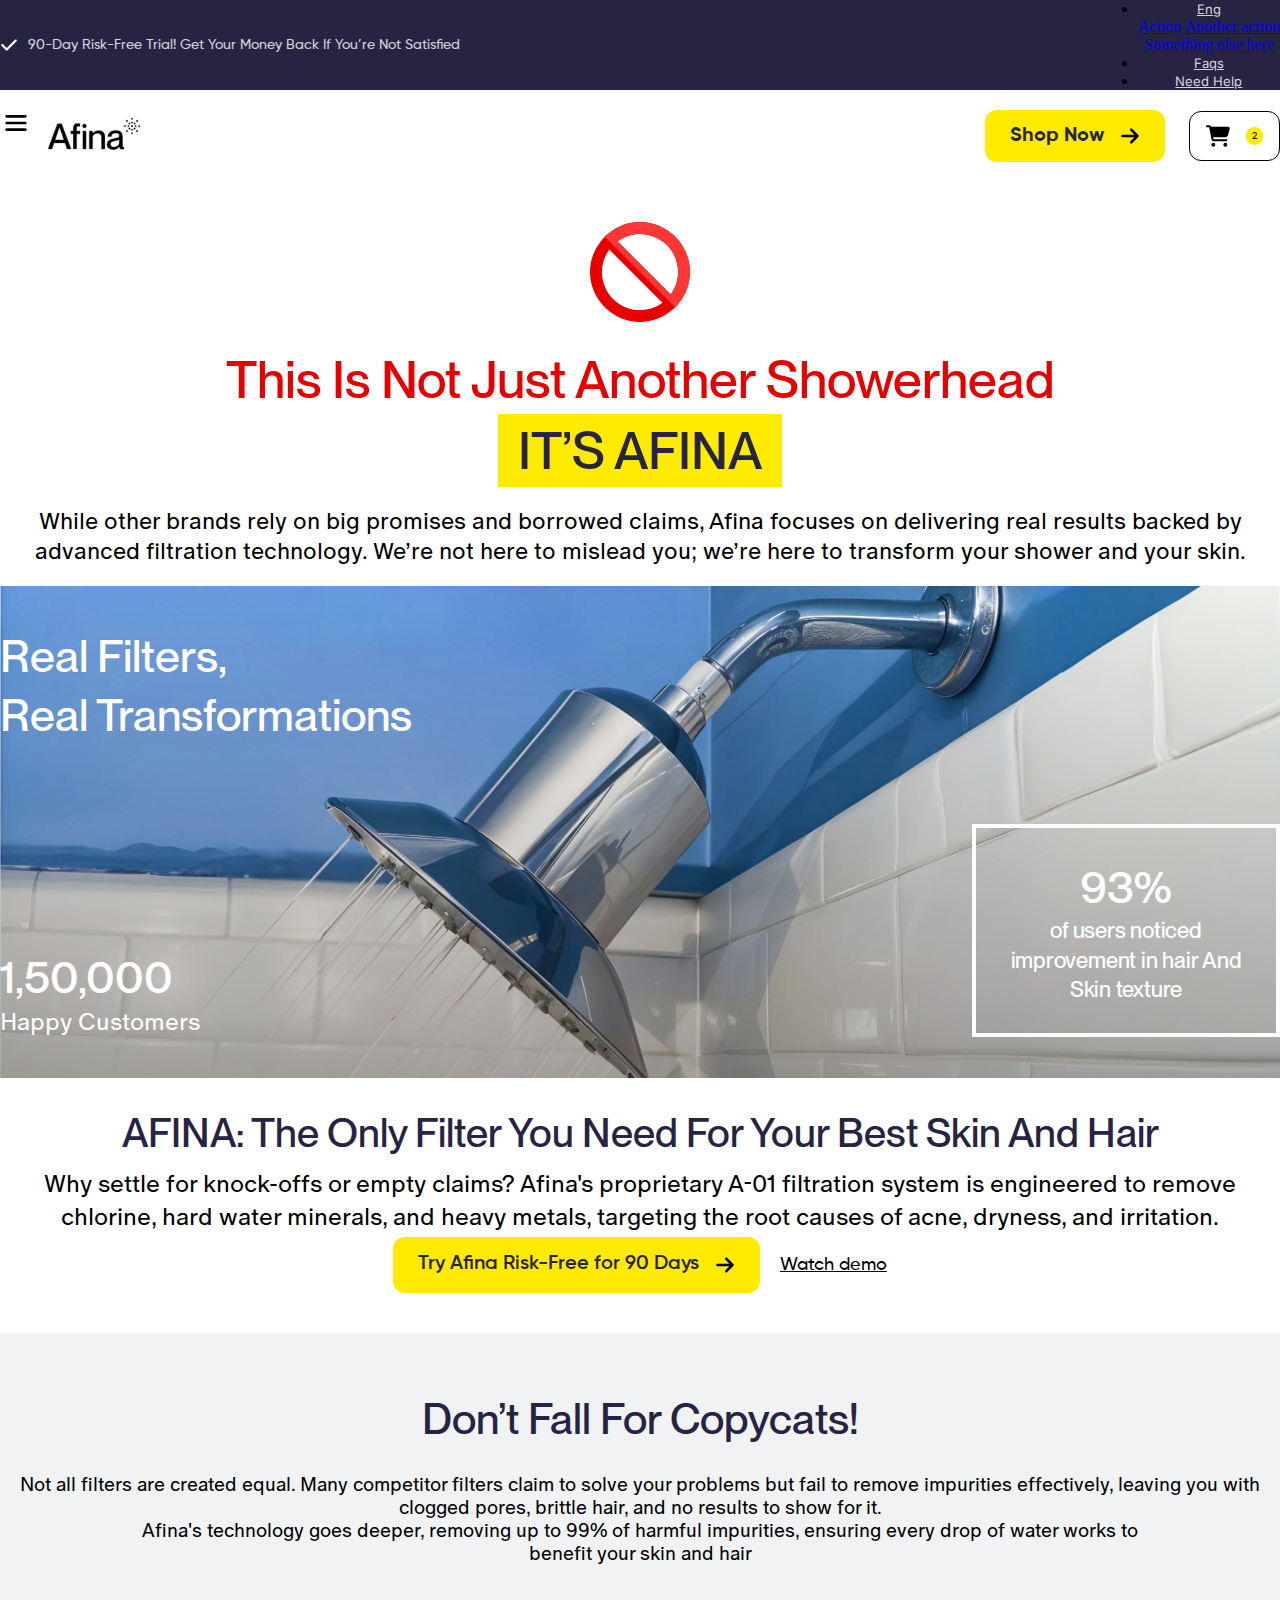
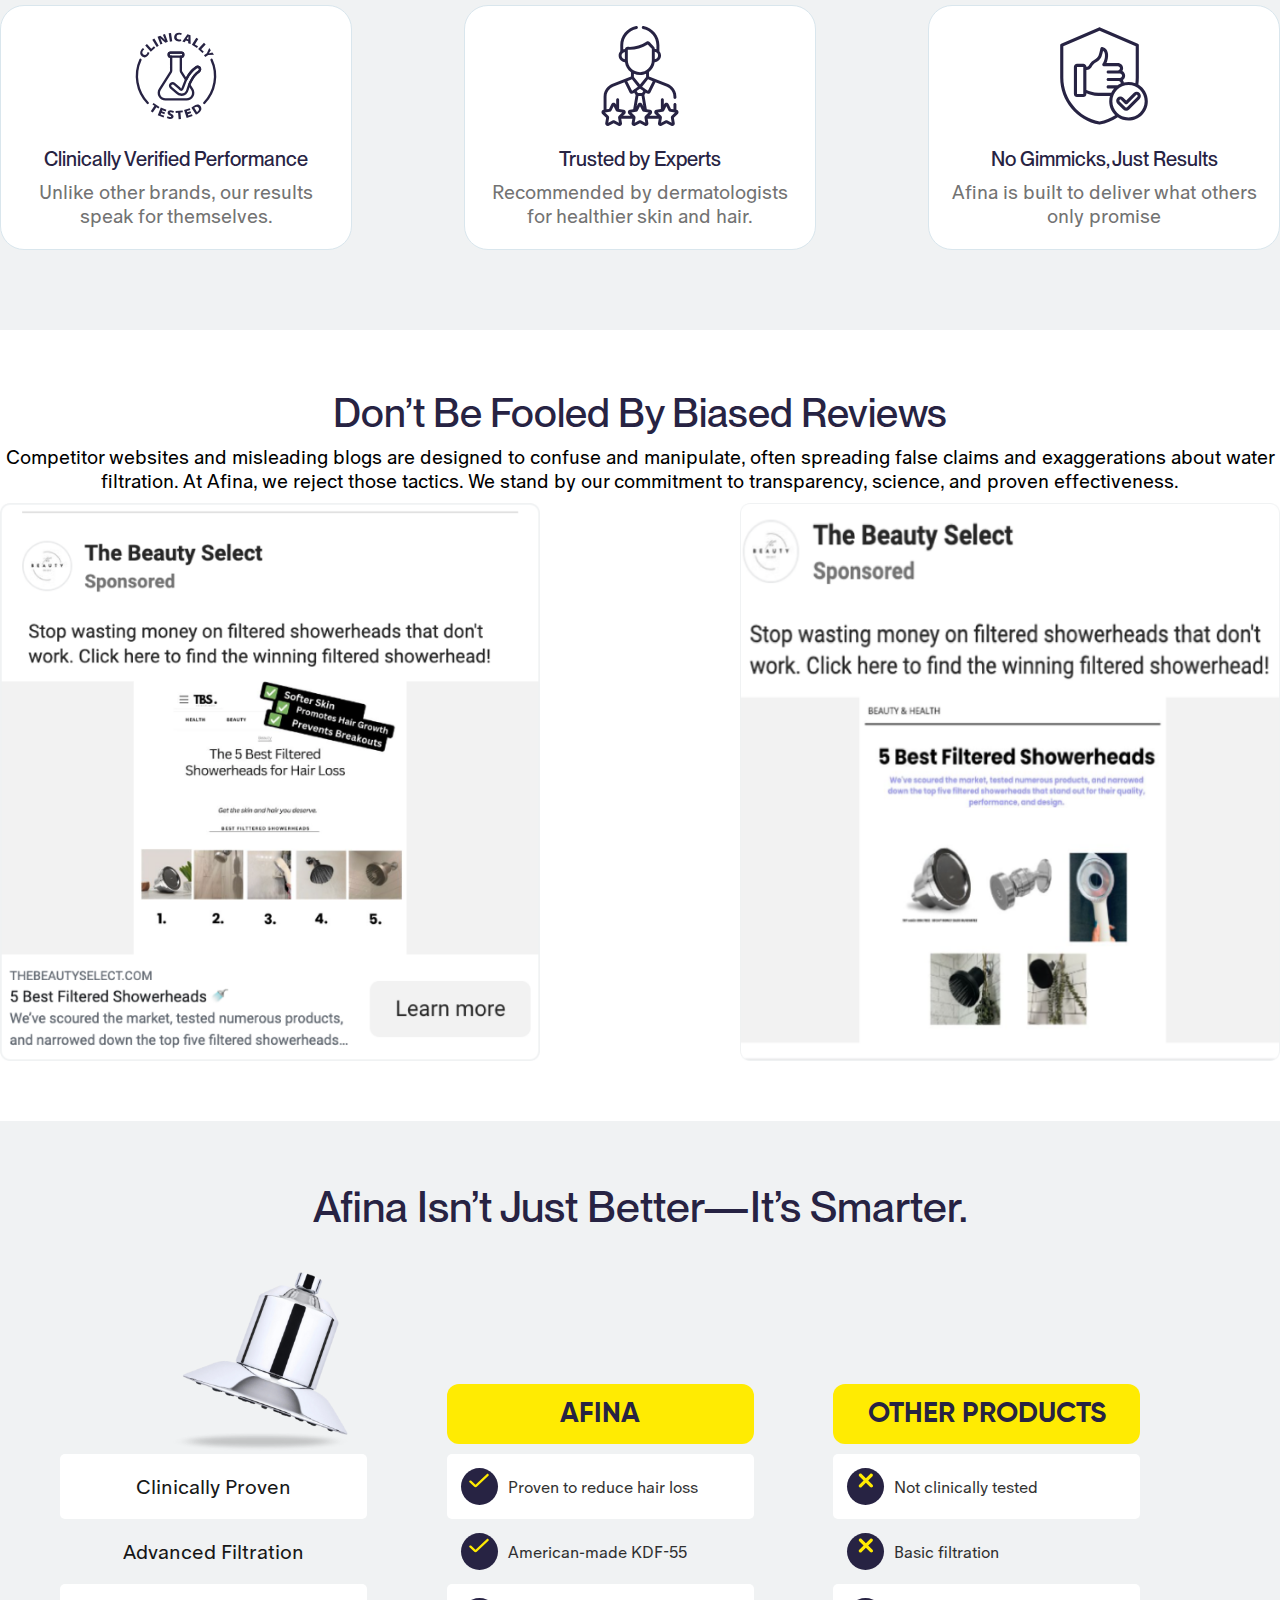
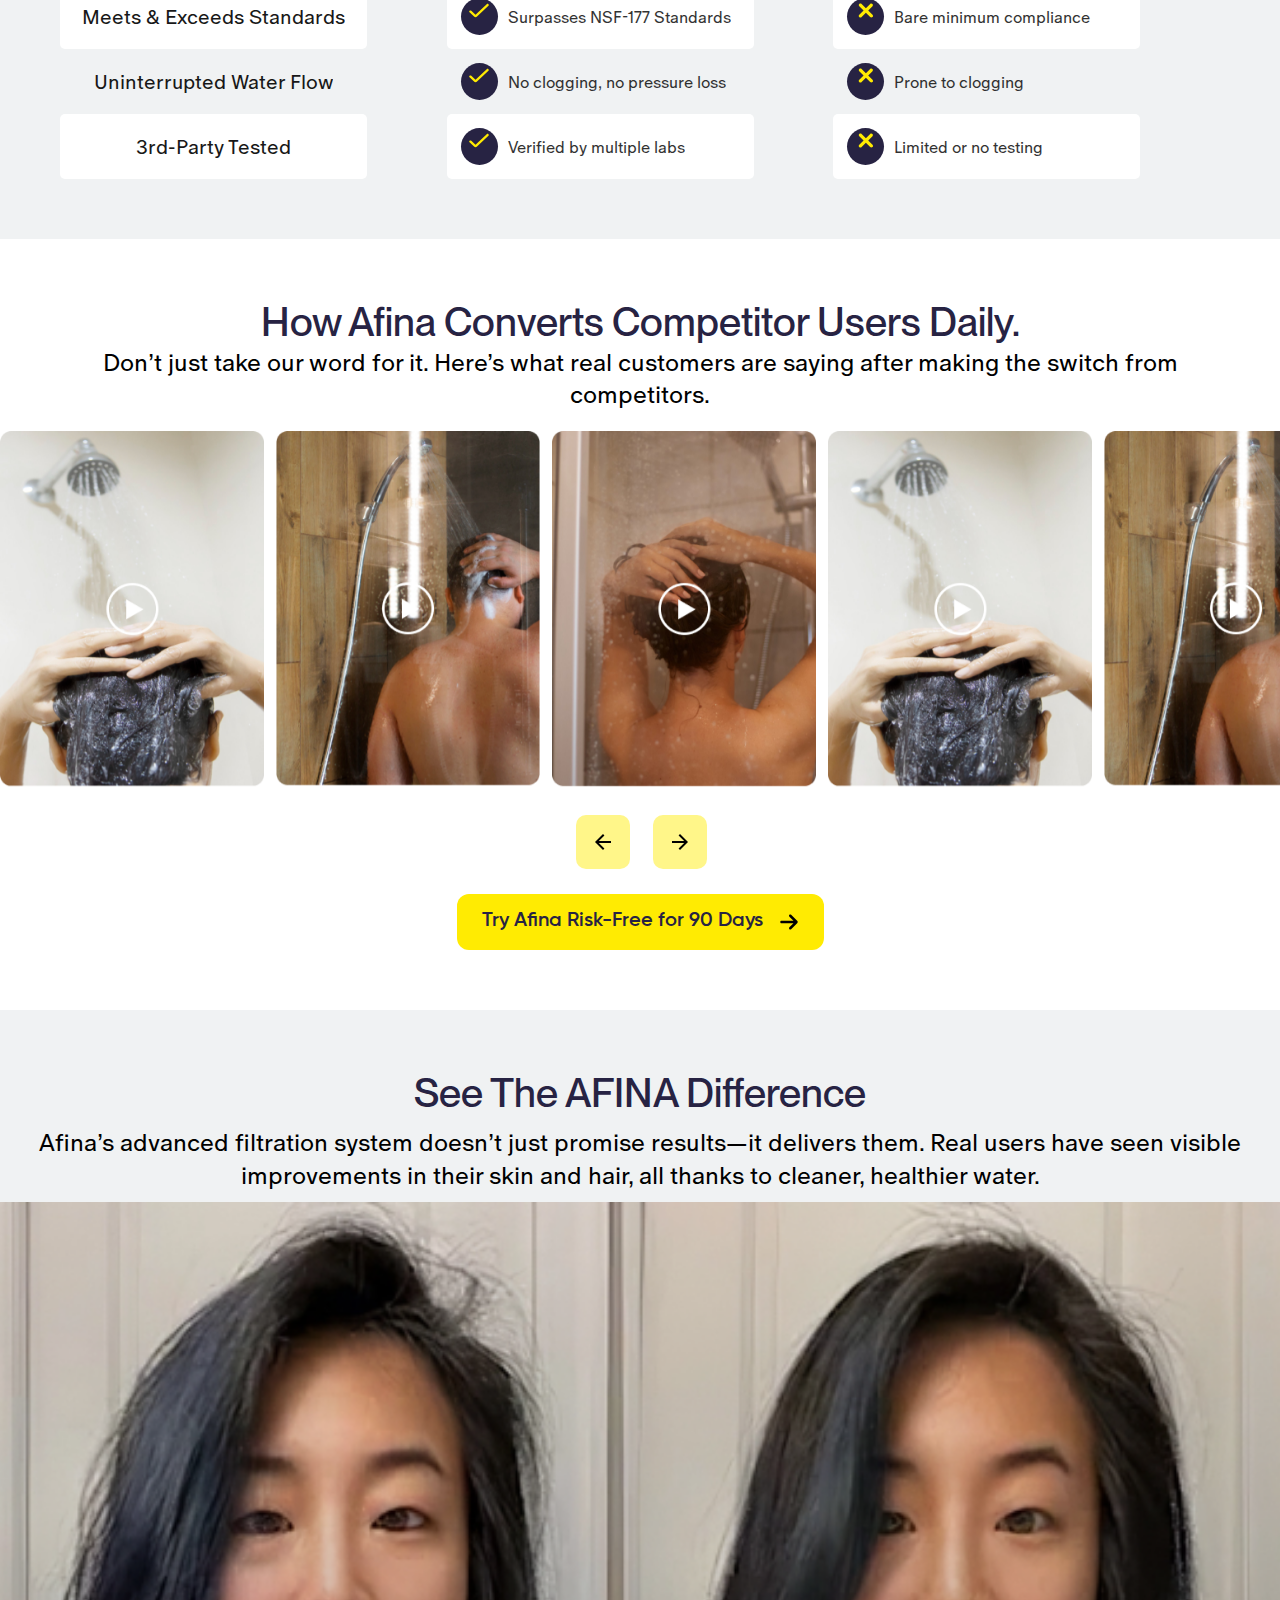
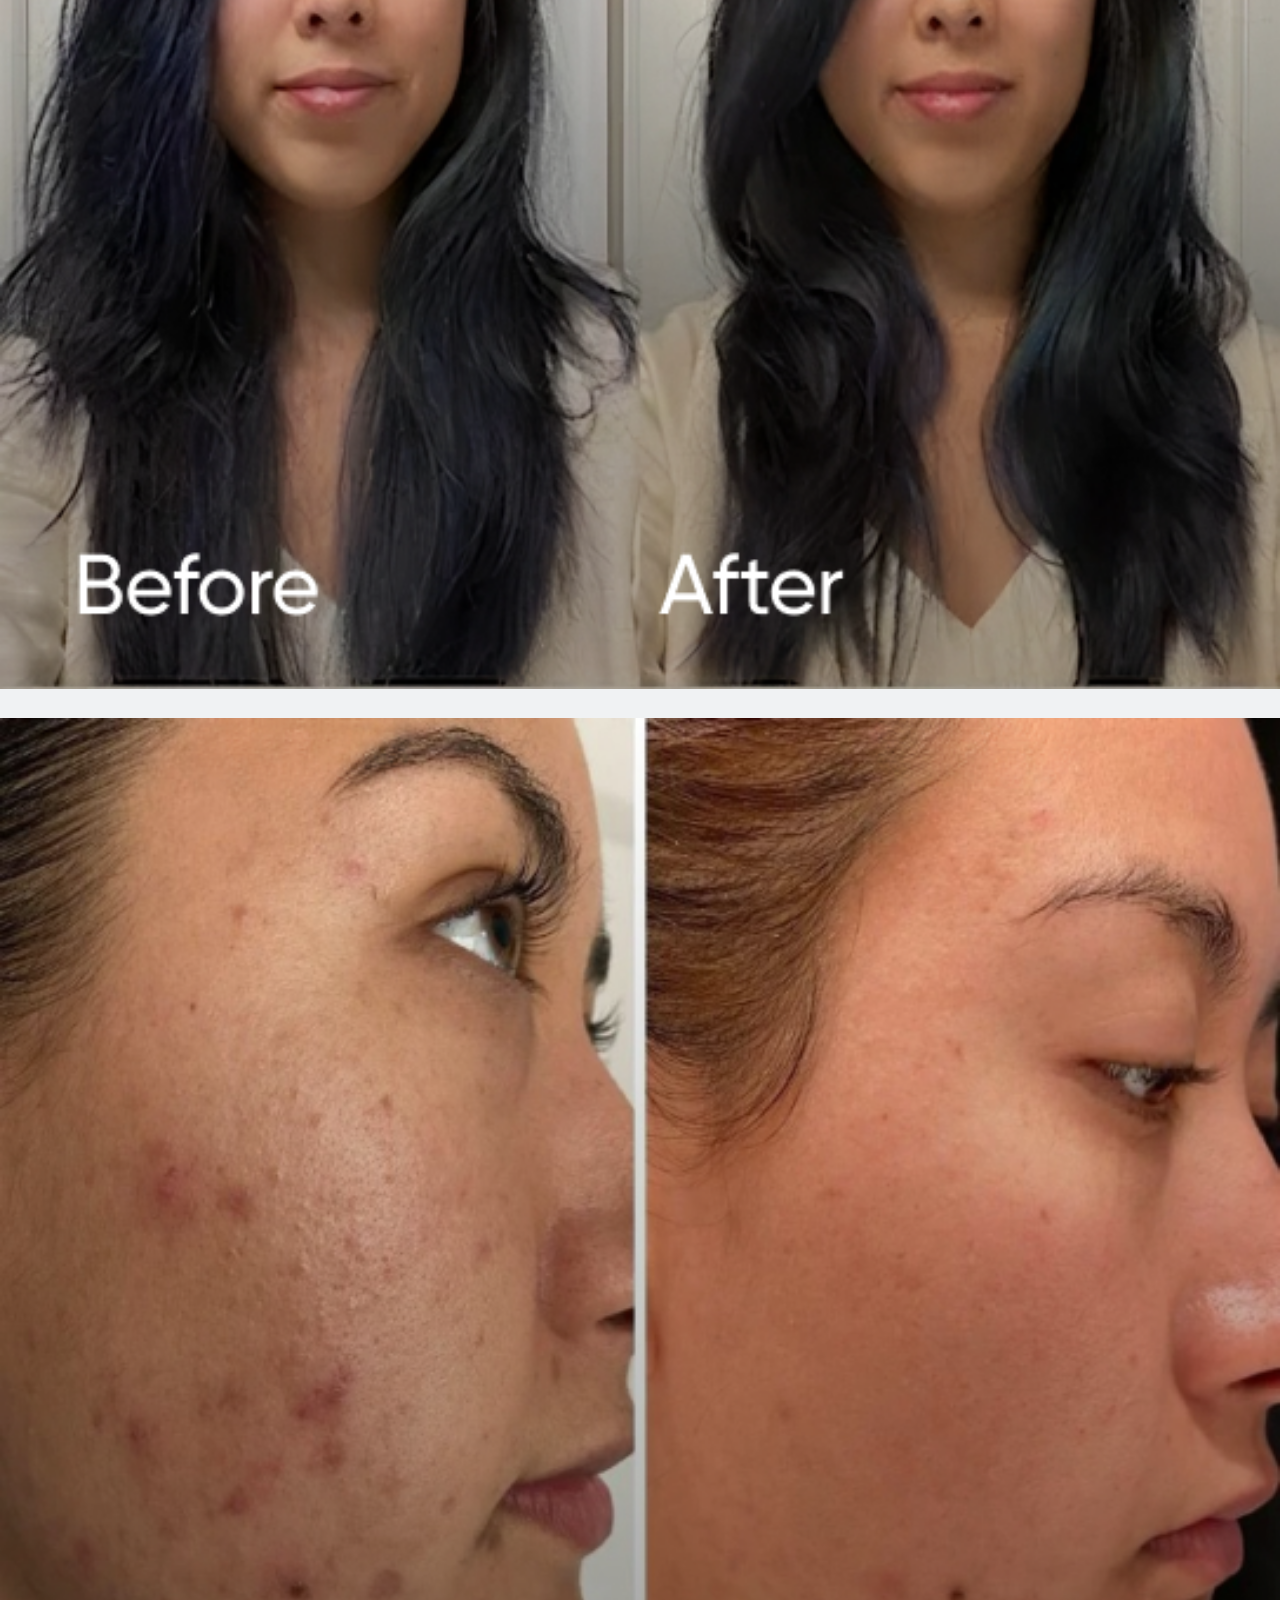
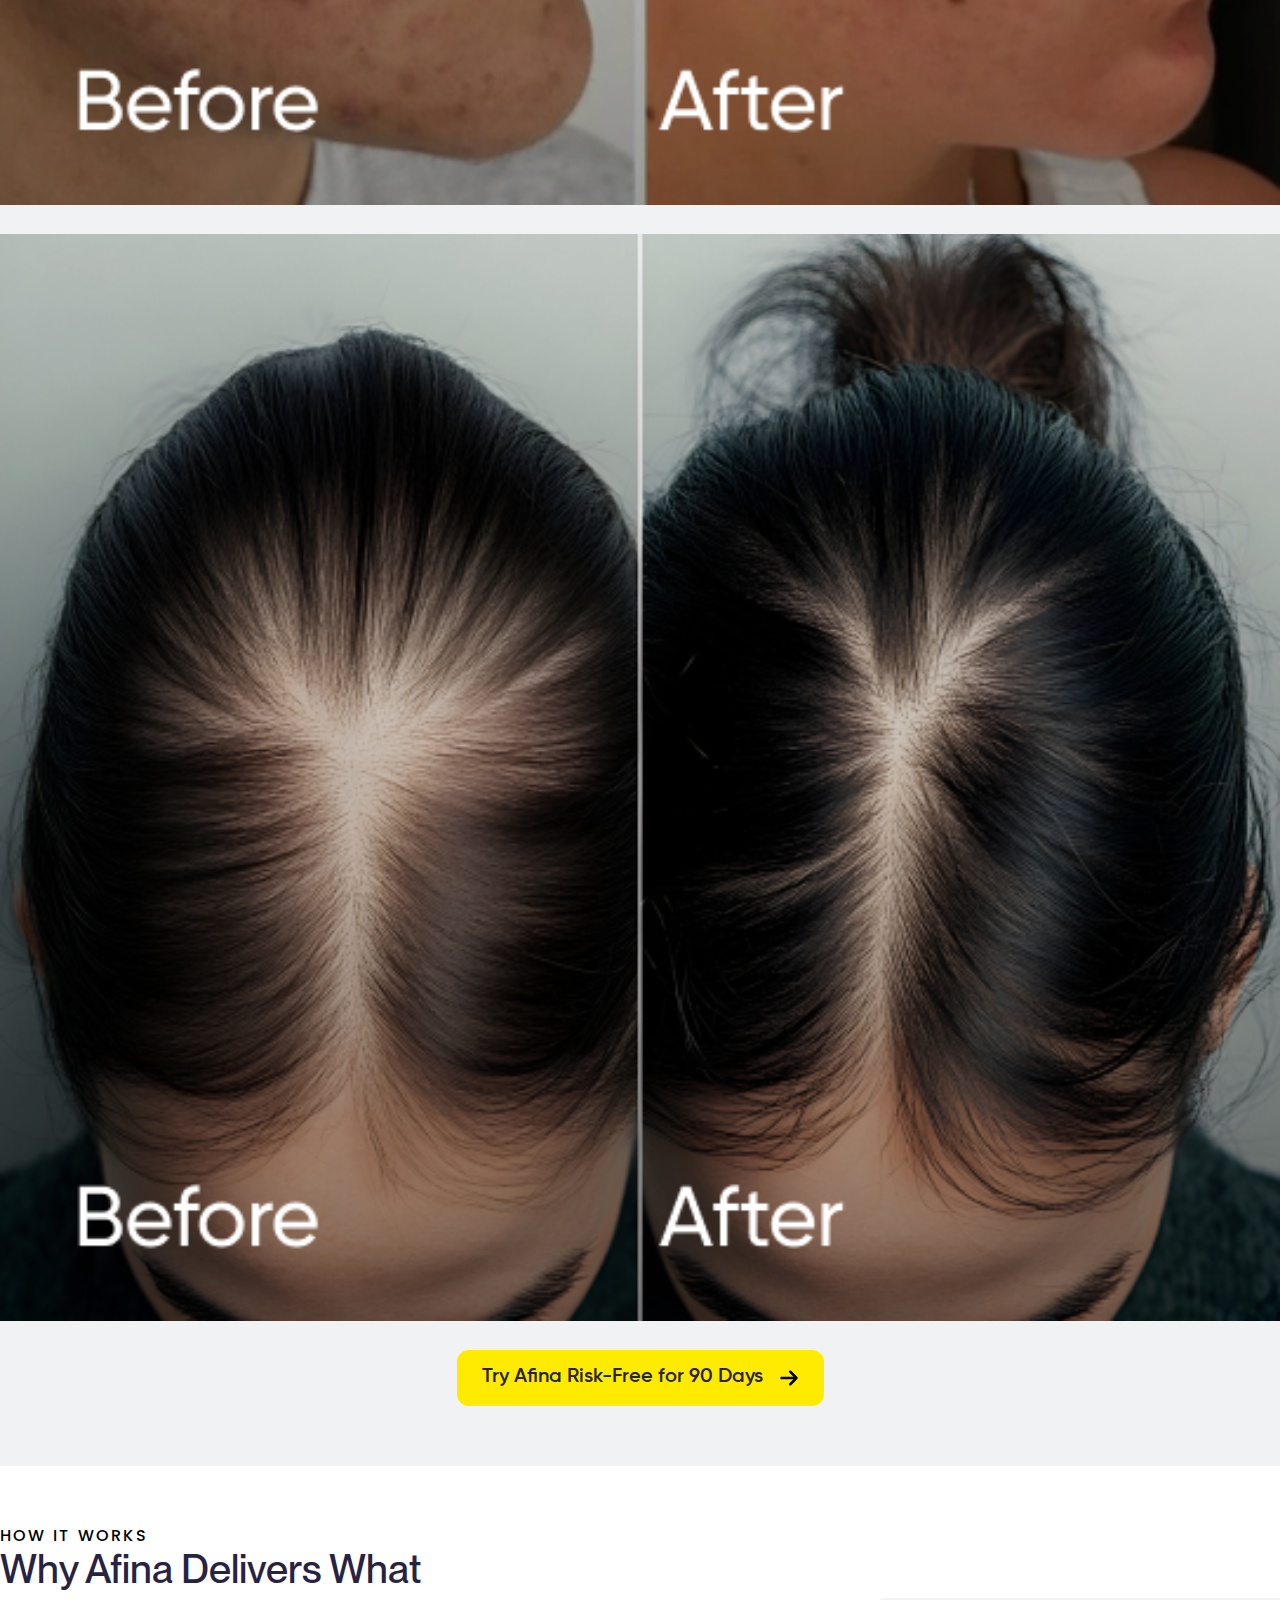
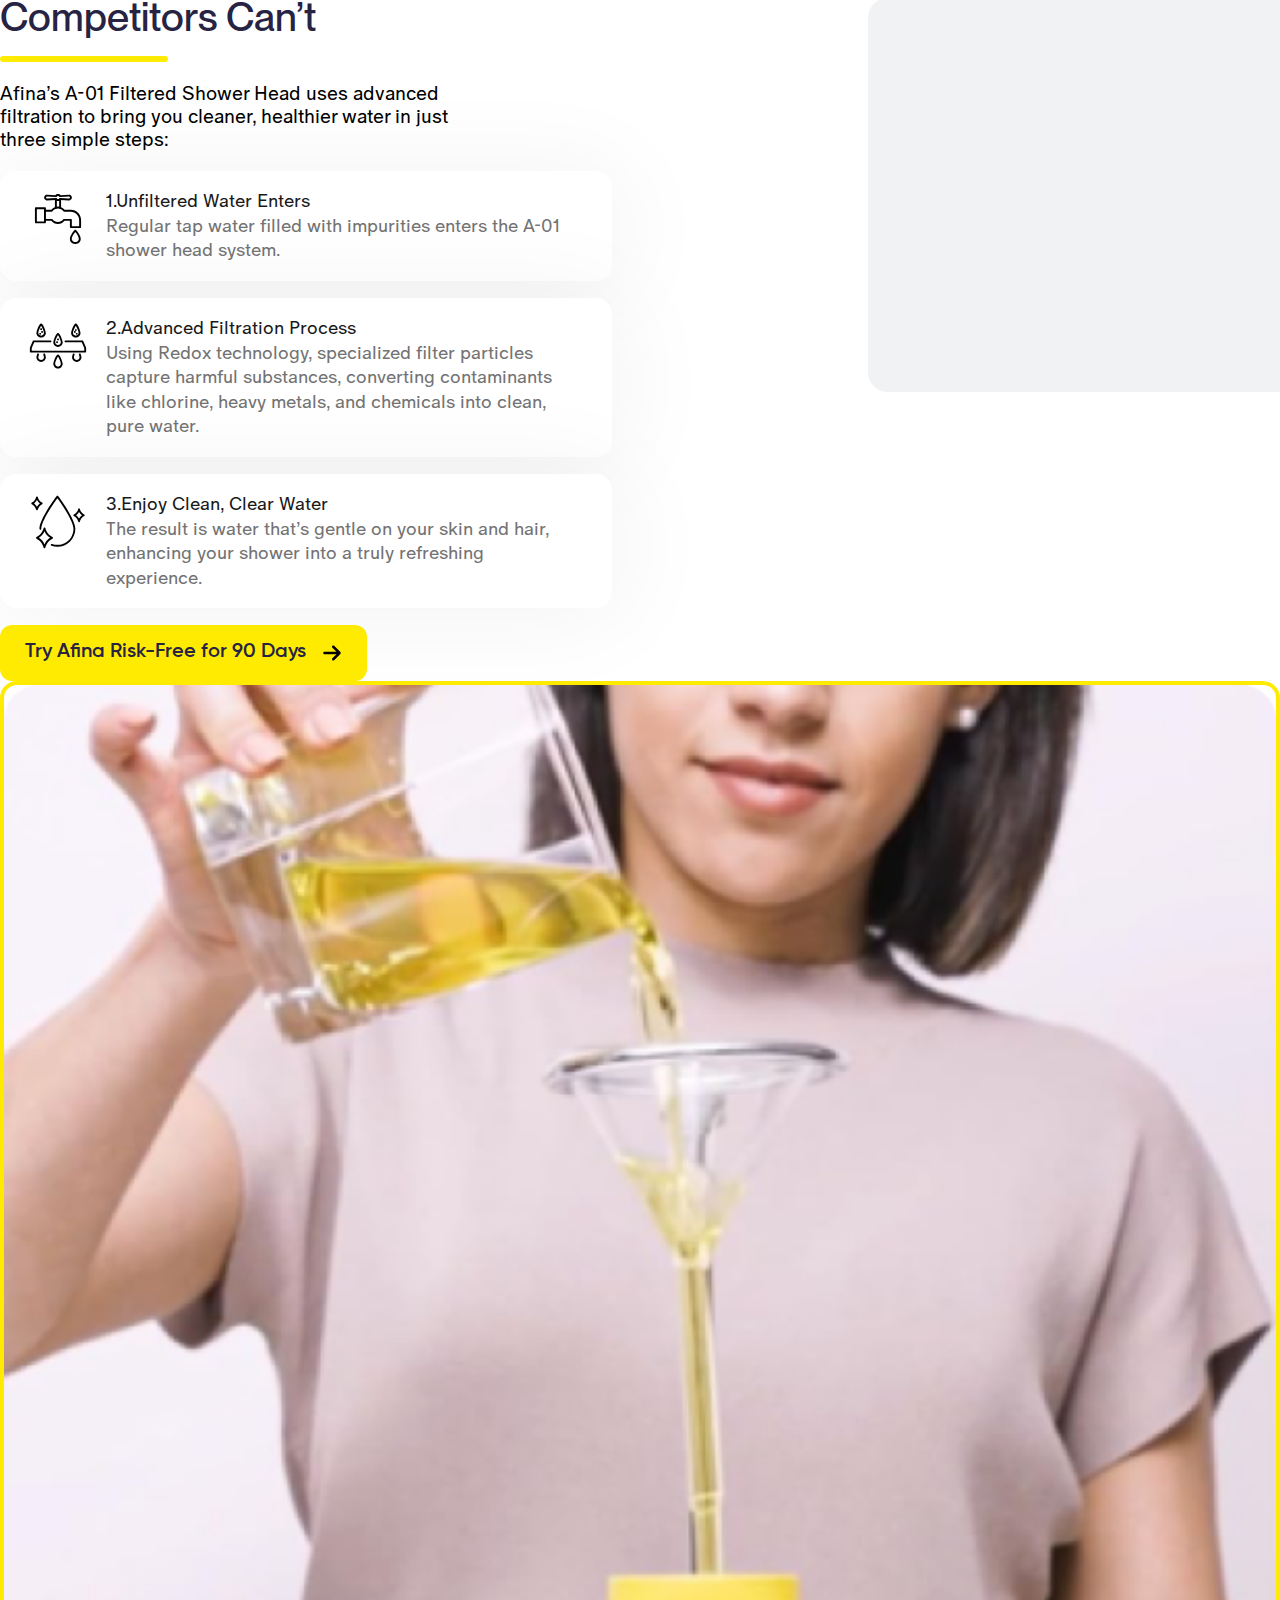
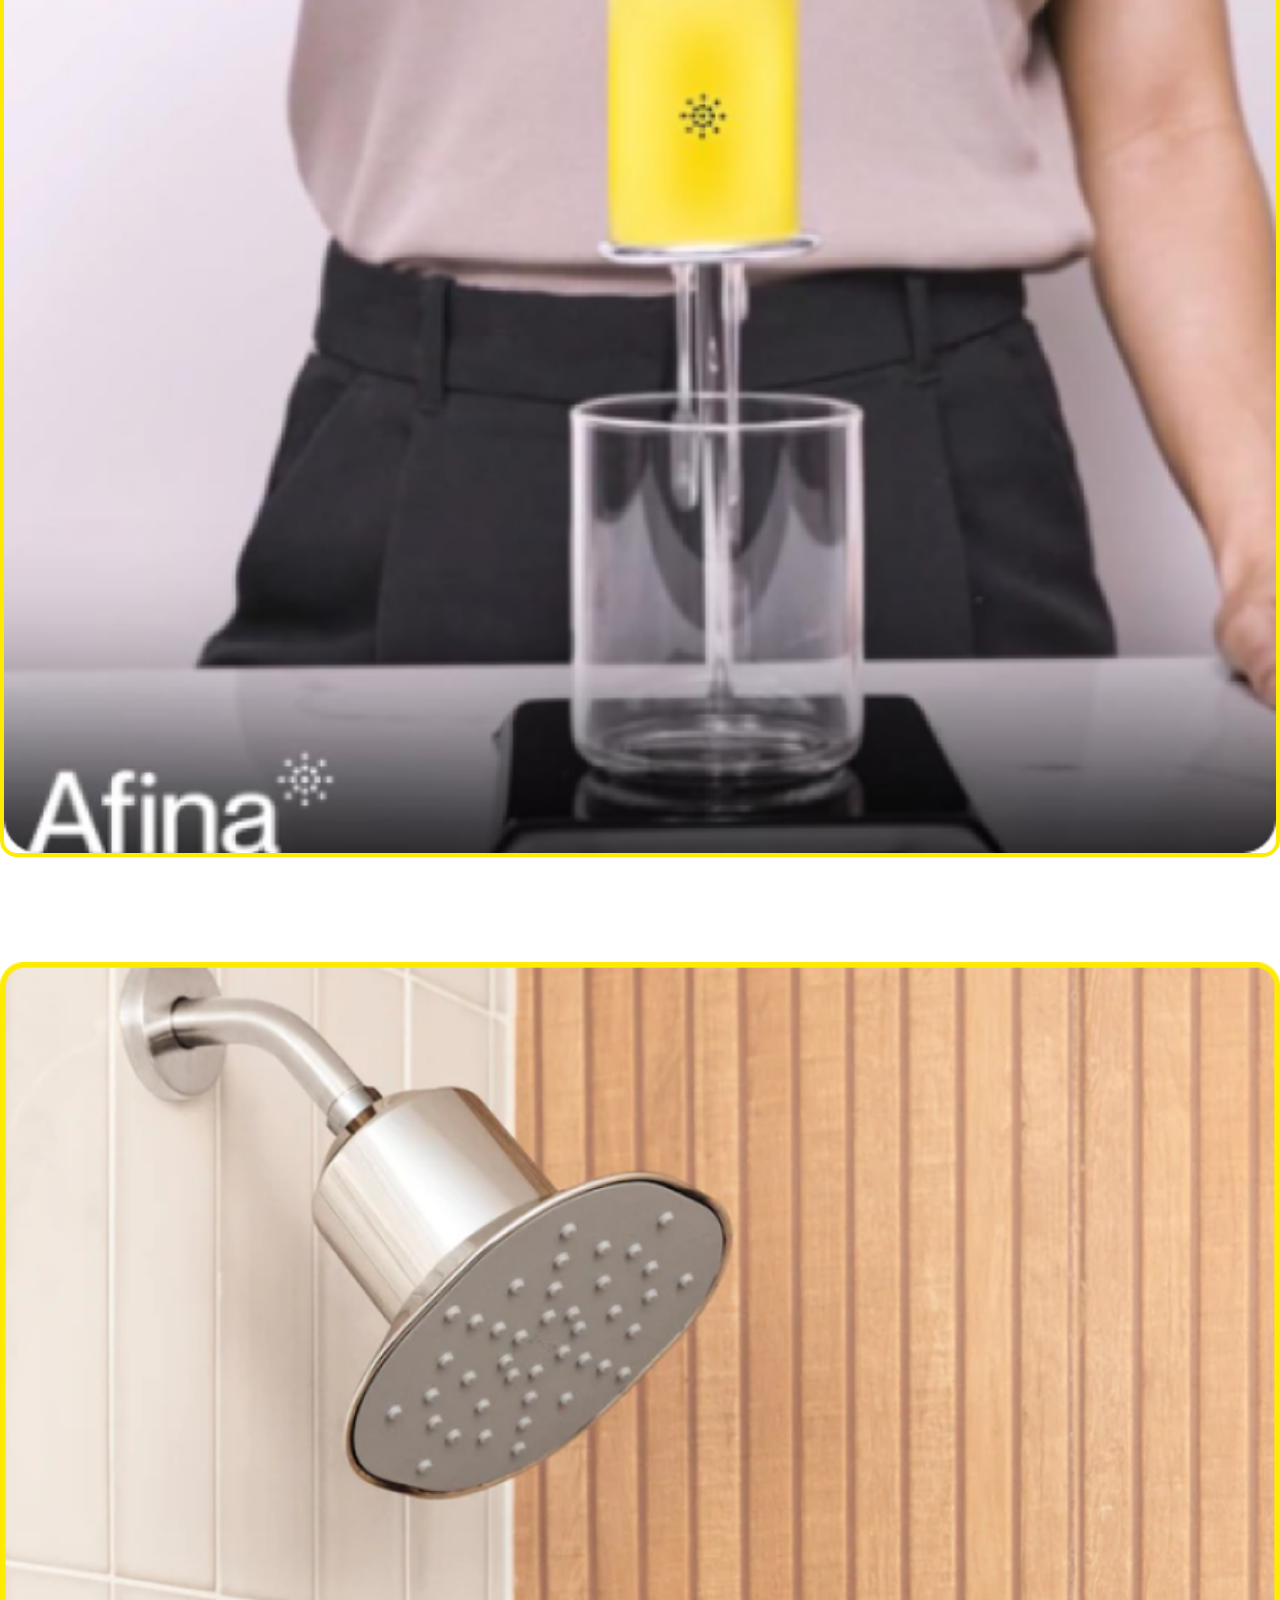
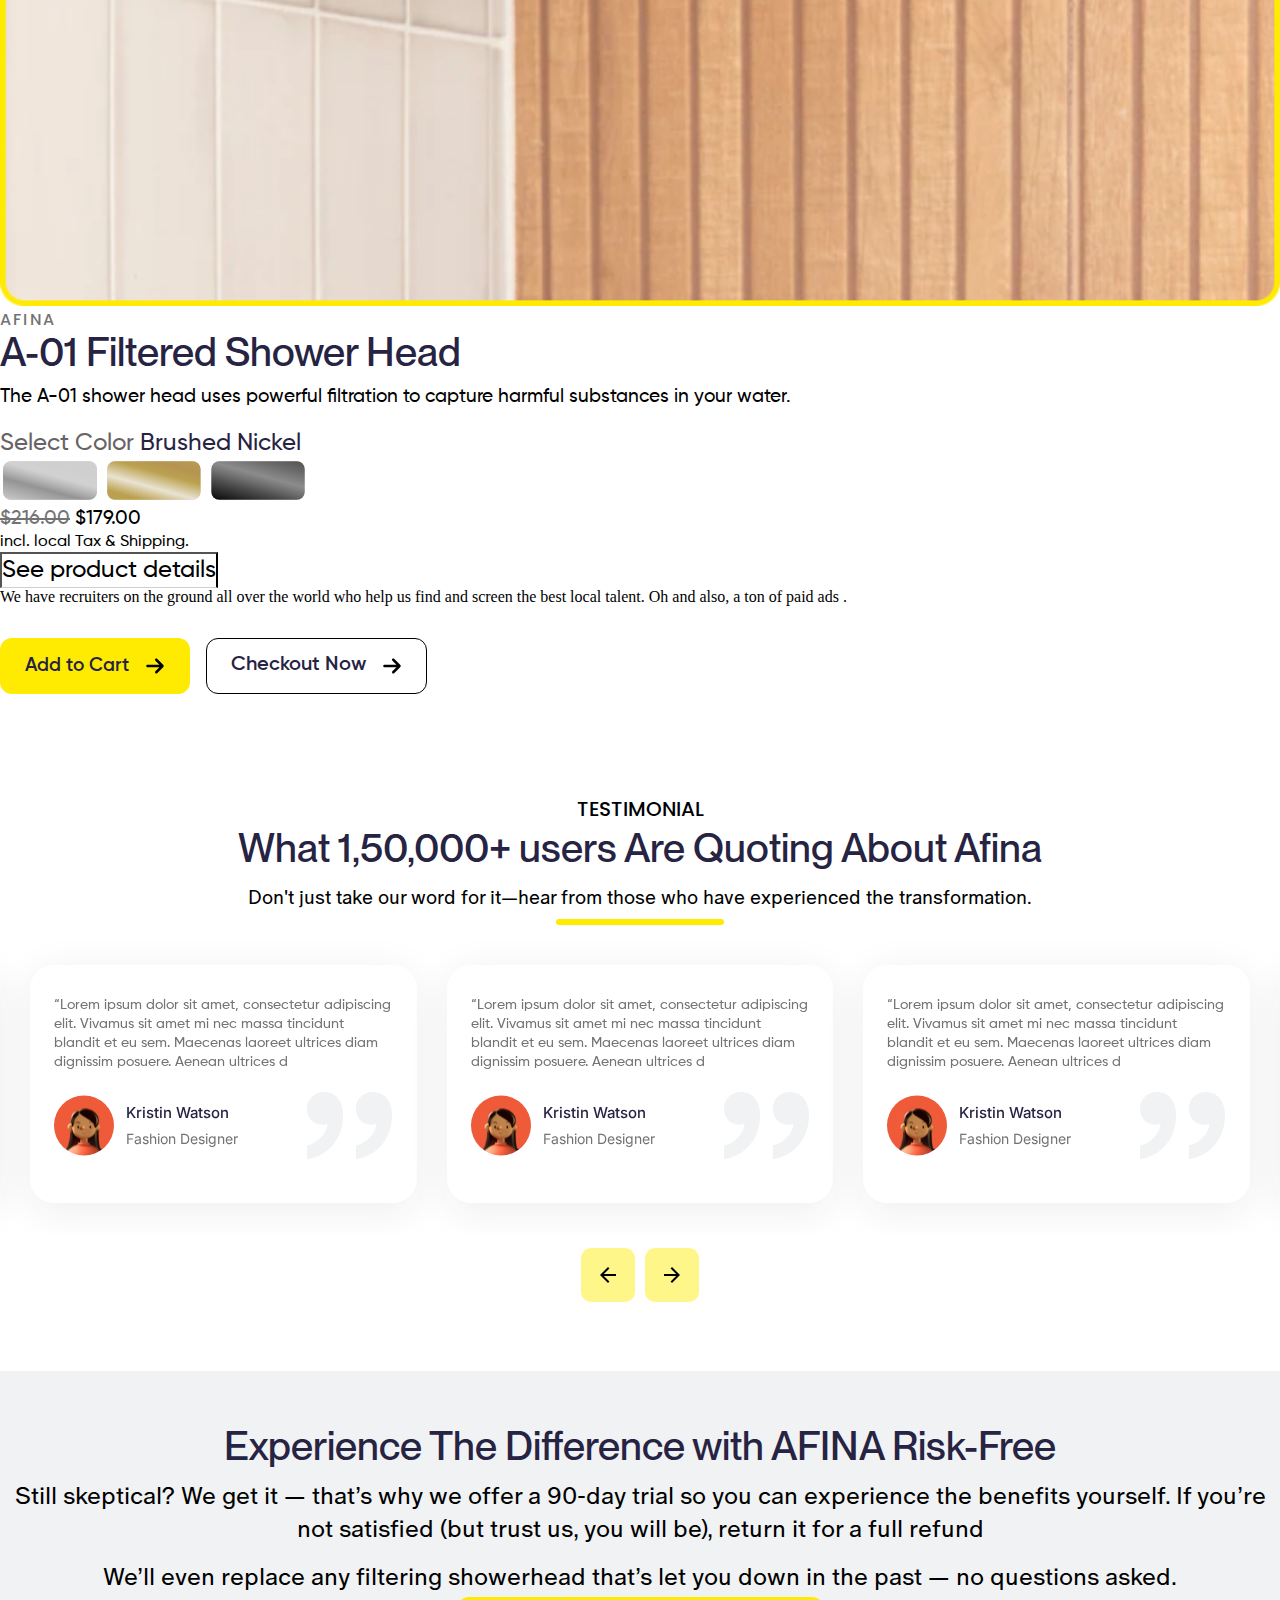
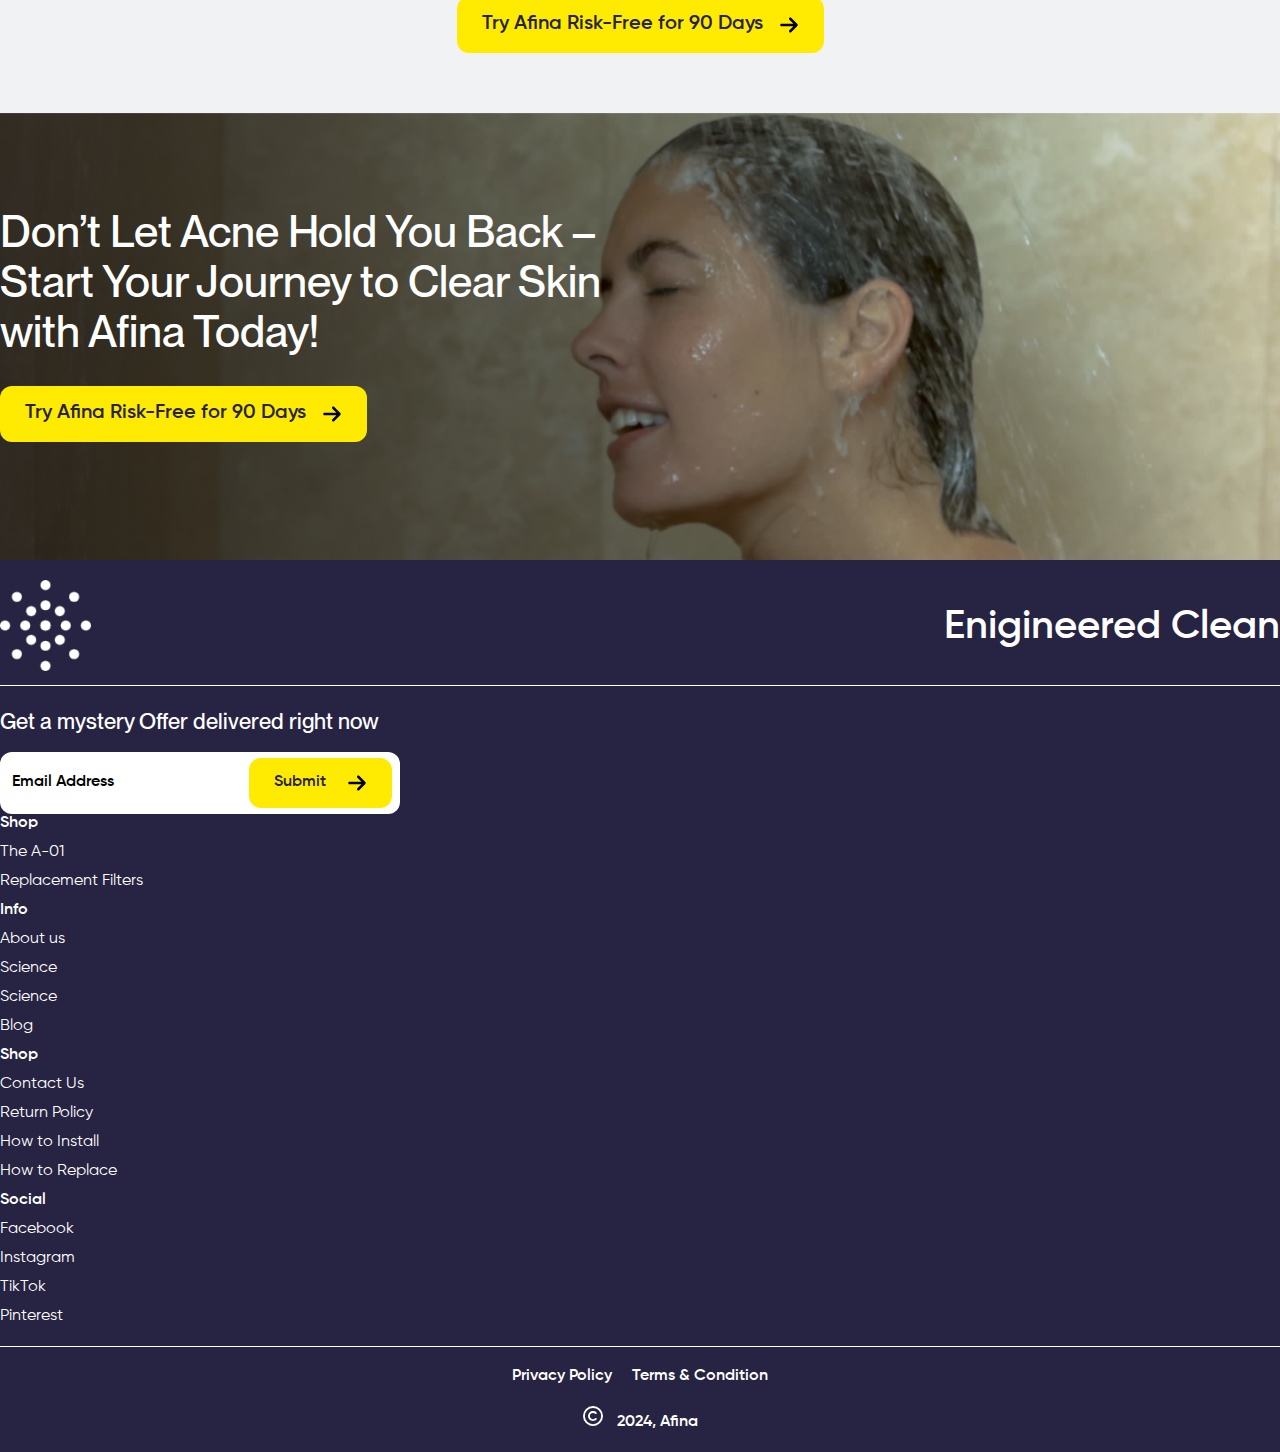
<file: variation-4.html>
<!DOCTYPE html>
<html lang="en">

<head>
    <meta charset="UTF-8">
    <meta name="viewport" content="width=device-width, initial-scale=1.0">
    <title>Document</title>
    <link rel="stylesheet" href="./assets/css/variation-4.css">
    <link rel="stylesheet" href="./assets/css/variation-3.css">
    <link rel="stylesheet" href="./assets/css/variation-2.css">
    <link rel="stylesheet" href="./assets/style.css">
    <link href="https://cdn.jsdelivr.net/npm/bootstrap@5.0.2/dist/css/bootstrap.min.css" rel="stylesheet"
        integrity="sha384-EVSTQN3/azprG1Anm3QDgpJLIm9Nao0Yz1ztcQTwFspd3yD65VohhpuuCOmLASjC" crossorigin="anonymous">
    <link rel="stylesheet" href="https://cdnjs.cloudflare.com/ajax/libs/font-awesome/6.7.1/css/all.min.css"
        integrity="sha512-5Hs3dF2AEPkpNAR7UiOHba+lRSJNeM2ECkwxUIxC1Q/FLycGTbNapWXB4tP889k5T5Ju8fs4b1P5z/iB4nMfSQ=="
        crossorigin="anonymous" referrerpolicy="no-referrer" />
    <!-- Owl Carousel CSS -->
    <link rel="stylesheet" href="https://cdn.jsdelivr.net/npm/owl.carousel@2.3.4/dist/assets/owl.carousel.min.css">
    <link rel="stylesheet" href="https://cdn.jsdelivr.net/npm/owl.carousel@2.3.4/dist/assets/owl.theme.default.min.css">
    <link rel="preconnect" href="https://fonts.googleapis.com">
    <link rel="preconnect" href="https://fonts.gstatic.com" crossorigin>
    <link
        href="https://fonts.googleapis.com/css2?family=Poppins:ital,wght@0,100;0,200;0,300;0,400;0,500;0,600;0,700;0,800;0,900;1,100;1,200;1,300;1,400;1,500;1,600;1,700;1,800;1,900&display=swap"
        rel="stylesheet">
    <link
        href="https://fonts.googleapis.com/css2?family=Inter:ital,opsz,wght@0,14..32,100..900;1,14..32,100..900&family=Lexend:wght@100..900&family=Luxurious+Roman&family=Open+Sans:ital,wght@0,300..800;1,300..800&family=Quintessential&display=swap"
        rel="stylesheet">
</head>

<body>
    <div class="top-bar">
        <div class="container">
            <div class="top-section ">
                <div class="top-bartxt">
                    <svg xmlns="http://www.w3.org/2000/svg" viewBox="0 0 448 512">
                        <path
                            d="M438.6 105.4c12.5 12.5 12.5 32.8 0 45.3l-256 256c-12.5 12.5-32.8 12.5-45.3 0l-128-128c-12.5-12.5-12.5-32.8 0-45.3s32.8-12.5 45.3 0L160 338.7 393.4 105.4c12.5-12.5 32.8-12.5 45.3 0z"
                            fill="#FFFFFF" />
                    </svg>
                    <h1>90-Day Risk-Free Trial! Get Your Money Back If You’re Not Satisfied</h1>
                </div>
                <div class="nav-top">
                    <nav class="navbar navbar-expand">
                        <div class="collapse navbar-collapse">
                            <ul class="navbar-nav mr-auto">
                                <li class="nav-item dropdown">
                                    <a class="nav-link dropdown-toggle" href="#" id="navbarDropdown" role="button"
                                        data-toggle="dropdown" aria-haspopup="true" aria-expanded="false">
                                        Eng
                                    </a>
                                    <div class="dropdown-menu" aria-labelledby="navbarDropdown">
                                        <a class="dropdown-item" href="#">Action</a>
                                        <a class="dropdown-item" href="#">Another action</a>
                                        <div class="dropdown-divider"></div>
                                        <a class="dropdown-item" href="#">Something else here</a>
                                    </div>
                                </li>
                                <li class="nav-item">
                                    <a class="nav-link" href="#">Faqs</a>
                                </li>
                                <li class="nav-item">
                                    <a class="nav-link " href="#">Need Help</a>
                                </li>
                            </ul>
                        </div>
                    </nav>
                </div>
            </div>
        </div>
    </div>
    <!-- header -->
    <header>
        <div class="container">
            <div class="header-section">
                <div class="logo-container">
                    <!-- side-bar -->
                    <div class=" mt-3 justify-content-between ">
                        <div id="mySidepanel" class="sidepanel">
                            <div class="logo logo2">
                                <img src="./assets/images/main-logo.svg" alt="Logo">
                            </div>
                            <a href="javascript:void(0)" class="closebtn" onclick="closeNav()">&times;</a>
                            <ul>
                                <li>
                                    <a href="./variation-2.html">Variation-2</a>
                                </li>
                                <li>
                                    <a href="./variotion-3.html">Variation-3</a>
                                </li>
                                <li>
                                    <a href="./index.html">home</a>
                                </li>
                                <li>
                                    <a href="./variation-5.html">Variation-5</a>
                                </li>
                              
                            </ul>

                        </div>
                        <button class="openbtn" onclick="openNav()">
                            <img src="./assets/images/sidebar-img.svg" alt="Open Menu">
                        </button>
                    </div>
                    <!-- main-logo -->
                    <div class="logo">
                        <a href="#"> <img src="./assets/images/main-logo.svg" alt="logo">
                        </a>
                    </div>
                </div>
                <div class="header-left">
                    <div class="shop-now-button ">
                        <a href="#">Shop Now</a>
                        <svg xmlns="http://www.w3.org/2000/svg" viewBox="0 0 448 512" class="shop-icon">
                            <path
                                d="M438.6 278.6c12.5-12.5 12.5-32.8 0-45.3l-160-160c-12.5-12.5-32.8-12.5-45.3 0s-12.5 32.8 0 45.3L338.8 224 32 224c-17.7 0-32 14.3-32 32s14.3 32 32 32l306.7 0L233.4 393.4c-12.5 12.5-12.5 32.8 0 45.3s32.8 12.5 45.3 0l160-160z" />
                        </svg>
                    </div>

                    <div>
                        <div class="shop-btn navbar-btn">
                            <svg xmlns="http://www.w3.org/2000/svg"
                                viewBox="0 0 576 512"><!--!Font Awesome Free 6.7.1 by @fontawesome - https://fontawesome.com License - https://fontawesome.com/license/free Copyright 2024 Fonticons, Inc.-->
                                <path
                                    d="M0 24C0 10.7 10.7 0 24 0L69.5 0c22 0 41.5 12.8 50.6 32l411 0c26.3 0 45.5 25 38.6 50.4l-41 152.3c-8.5 31.4-37 53.3-69.5 53.3l-288.5 0 5.4 28.5c2.2 11.3 12.1 19.5 23.6 19.5L488 336c13.3 0 24 10.7 24 24s-10.7 24-24 24l-288.3 0c-34.6 0-64.3-24.6-70.7-58.5L77.4 54.5c-.7-3.8-4-6.5-7.9-6.5L24 48C10.7 48 0 37.3 0 24zM128 464a48 48 0 1 1 96 0 48 48 0 1 1 -96 0zm336-48a48 48 0 1 1 0 96 48 48 0 1 1 0-96z" />
                            </svg>
                            <div class="conut-shop">
                                <p>2</p>
                            </div>
                        </div>
                    </div>
                </div>
            </div>
        </div>
    </header>
    <!-- banner-page -->
    <section class="banner-page4">
        <div class="container">
            <div class="banner-page4-txt">
                <div class="banner-page4-img"><img src="./assets/images/banner-4-img.svg" alt="banner-4-img"></div>
                <h2>This Is Not Just Another Showerhead</h2>
                <h2 class="ItsAfina">IT’S AFINA</h2>
                <p class="variation3-p">While other brands rely on big promises and borrowed claims, Afina focuses on
                    delivering real
                    results backed by advanced filtration technology. We’re not here to mislead you; we’re here to
                    transform your shower and your skin.</p>
            </div>
        </div>
        <div class="banner-pageHappy">
            <div class="container">
                <div class="banner-pageHappy-txt">
                    <h2>Real Filters,</h2>
                    <h2>Real Transformations</h2>
                    <div class="banner-pageHappy-txt-bottom">
                        <div class="banner-pageHappy-txtleft">
                            <h2>1,50,000</h2>
                            <p>Happy Customers</p>
                        </div>
                        <div class="banner-pageHappy-txt-right">
                            <h2 class="banner-pageHappy-h2"> 93%</h2>
                            <p class="variation3-p">of users noticed improvement in hair And Skin texture</p>
                        </div>
                    </div>
                </div>
            </div>
        </div>
        <div class="banner-page4bottom">
            <div class="container">
                <div class="banner-page4bottomTxt">
                    <div class="baneer-trusted .baneer-trusted12">
                        <div class="right-sign"><svg xmlns="http://www.w3.org/2000/svg" viewBox="0 0 448 512">
                                <path
                                    d="M438.6 105.4c12.5 12.5 12.5 32.8 0 45.3l-256 256c-12.5 12.5-32.8 12.5-45.3 0l-128-128c-12.5-12.5-12.5-32.8 0-45.3s32.8-12.5 45.3 0L160 338.7 393.4 105.4c12.5-12.5 32.8-12.5 45.3 0z" />
                            </svg></div>
                        <p>Trusted by over 1,50,000 happy customers</p>
                    </div>
                    <h2 class="heading-h3">AFINA: The Only Filter You Need For Your Best Skin And Hair</h2>
                    <p class="variation3-p"> Why settle for knock-offs or empty claims? Afina's proprietary A-01
                        filtration system is
                        engineered to remove chlorine, hard water minerals, and heavy metals, targeting the root causes
                        of acne, dryness, and irritation.</p>
                    <div class="variation4-btn">
                        <div class="shop-now-button phone-icon">
                            <a href="#">Try Afina Risk-Free for 90 Days</a>
                            <svg xmlns="http://www.w3.org/2000/svg" viewBox="0 0 448 512" class="shop-icon">
                                <path
                                    d="M438.6 278.6c12.5-12.5 12.5-32.8 0-45.3l-160-160c-12.5-12.5-32.8-12.5-45.3 0s-12.5 32.8 0 45.3L338.8 224 32 224c-17.7 0-32 14.3-32 32s14.3 32 32 32l306.7 0L233.4 393.4c-12.5 12.5-12.5 32.8 0 45.3s32.8 12.5 45.3 0l160-160z" />
                            </svg>
                        </div>
                        <div class="Watch-demo">
                            <a href="#">Watch demo</a>
                        </div>
                    </div>
                </div>
            </div>
        </div>
    </section>
    <!-- Don’t Fall For Copycats! -->
    <section class="Copycats-section">
        <div class="container">
            <div class="Copycats-container">
                <div class="Healthy-txt1">
                    <h2 id="DontFall" class="Outshines-sectionh2">Don’t Fall For Copycats!</h2>
                    <div class="pink-line PROBLEM-line phone phone variation-4-line"></div>
                    <p class="text-p">Not all filters are created equal. Many competitor filters claim to solve your
                        problems but fail
                        to remove impurities effectively, leaving you with clogged pores, brittle hair, and no results
                        to show for it.</p>
                    <p class="text-p texp-2">Afina's technology goes deeper, removing up to 99% of harmful impurities,
                        ensuring
                        every drop of
                        water works to
                        benefit your skin and hair</p>
                </div>
                <div class="Copycats-cards">
                    <div class="Copycats-Cardcontainer">
                        <div class="Copycats-Img"><img src="./assets/images/CopycatsImg1.svg" alt="CopycatsImg1"></div>
                        <div>
                            <h3>Clinically Verified Performance</h3>
                            <h6>Unlike other brands, our results speak for themselves.</h6>
                        </div>
                    </div>
                    <div class="Copycats-Cardcontainer">
                        <div class="Copycats-Img"><img src="./assets/images/CopycatsImg2.svg" alt="CopycatsImg1"></div>

                        <div>
                            <h3>Trusted by Experts</h3>
                            <h6>Recommended by dermatologists for healthier skin and hair.</h6>
                        </div>
                    </div>
                    <div class="Copycats-Cardcontainer">
                        <div class="Copycats-Img"><img src="./assets/images/CopycatsImg3.svg" alt="CopycatsImg1"></div>

                        <div>
                            <h3>No Gimmicks, Just Results</h3>
                            <h6> Afina is built to deliver what others only promise</h6>
                        </div>
                    </div>
                </div>
            </div>
        </div>
    </section>
    <!-- Don’t Be Fooled By Biased Reviews -->
    <section class="Reviews-section">
        <div class="container">
            <div class="review-container">
                <h3 class="heading-h3">Don’t Be Fooled By Biased Reviews</h3>
                <p class="text-p ">Competitor websites and misleading blogs are designed to confuse and manipulate,
                    often spreading false claims and exaggerations about water filtration. At Afina, we reject those
                    tactics. We stand by our commitment to transparency, science, and proven effectiveness.</p>
            </div>
            <div class="Reviews-img-container">
                <img src="./assets/images/Reviews1.png" alt="Reviews1">
                <img src="./assets/images/Reviews2.png" alt="Reviews2">
            </div>

        </div>
    </section>

    <!-- Outshines-section -->
    <section class="Outshines-section">
        <div class="container">
            <div class="Healthy-txt1">
                <h2 id="DontFall" class="Outshines-sectionh2">Afina Isn’t Just Better—It’s Smarter.</h2>
                <div class="pink-line phone variation-2-line"></div>
            </div>
            <div class="outshines-section-container">
                <div class="Outshines-card left-border">
                    <img class="Outshines-cardimg" src="./assets/images/Outshines-section-img.png" alt="">
                </div>
                <div class="Outshines-card pink-card afina-table2 table-top">
                    <h2>AFINA</h2>
                </div>
                <div class="Outshines-card pink-card table-top">
                    <h2>OTHER PRODUCTS</h2>
                </div>
                <div class="Outshines-card table-top card-white">
                    <p>Clinically Proven</p>
                </div>
                <div class="Outshines-card card-white">
                    <div class="icon"><img src="./assets/images/correct-sign.svg" alt="correct-sign"></div>
                    <h6>Proven to reduce hair loss</h6>
                </div>
                <div class="Outshines-card card-white">
                    <div class="icon"><img src="./assets/images/wrong-sign.svg" alt="wrong-sign"></div>
                    <h6> Not clinically tested</h6>
                </div>
                <div class="Outshines-card Outshines-card2">
                    <p>Advanced Filtration</p>
                </div>
                <div class="Outshines-card Outshines-card2">
                    <div class="icon"><img src="./assets/images/correct-sign.svg" alt="correct-sign"></div>
                    <h6>American-made KDF-55</h6>
                </div>
                <div class="Outshines-card Outshines-card2 ">
                    <div class="icon"><img src="./assets/images/wrong-sign.svg" alt="wrong-sign"></div>
                    <h6>Basic filtration</h6>
                </div>
                <div class="Outshines-card card-white">
                    <p>Meets & Exceeds Standards</p>
                </div>
                <div class="Outshines-card card-white">
                    <div class="icon"><img src="./assets/images/correct-sign.svg" alt="correct-sign"></div>
                    <h6>Surpasses NSF-177 Standards</h6>
                </div>
                <div class="Outshines-card card-white">
                    <div class="icon"><img src="./assets/images/wrong-sign.svg" alt="wrong-sign"></div>
                    <h6>Bare minimum compliance</h6>
                </div>
                <div class="Outshines-card Outshines-card2">
                    <p>Uninterrupted Water Flow</p>
                </div>
                <div class="Outshines-card Outshines-card2">
                    <div class="icon"><img src="./assets/images/correct-sign.svg" alt="correct-sign"></div>
                    <h6>No clogging, no pressure loss</h6>
                </div>
                <div class="Outshines-card Outshines-card2">
                    <div class="icon"><img src="./assets/images/wrong-sign.svg" alt="wrong-sign"></div>
                    <h6>Prone to clogging</h6>
                </div>
                <div class="Outshines-card table-bottom card-white">
                    <p>3rd-Party Tested</p>
                </div>
                <div class="Outshines-card table-bottom card-white">
                    <div class="icon"><img src="./assets/images/correct-sign.svg" alt="correct-sign"></div>
                    <h6>Verified by multiple labs</h6>
                </div>
                <div class="Outshines-card table-bottom card-white">
                    <div class="icon"><img src="./assets/images/wrong-sign.svg" alt="wrong-sign"></div>
                    <h6>Limited or no testing</h6>
                </div>
            </div>
        </div>
    </section>
    <!-- Essential section -->
    <section class=" Afina-Difference">
        <div class="container">
            <div class="Afina-Difference-section">
                <div class="AfinaDiffmax">
                    <h3 class="heading-h3">How Afina Converts Competitor Users Daily.</h3>
                    <div class="pink-line variation-4-line phone"></div>

                    <p class="variation3-p">Don’t just take our word for it. Here’s what real customers are saying after
                        making the switch from competitors.</p>
                </div>
                <div class="owl-carousel owl-theme video-carousel">
                    <div class="item">
                        <div class="video-carousel-img"><img src="./assets/images/video-carousel.png"
                                alt="video-carousel"></div>
                    </div>
                    <div class="item">
                        <div class="video-carousel-img"><img src="./assets/images/video-carousel2.png"
                                alt="video-carousel"></div>
                    </div>
                    <div class="item">
                        <div class="video-carousel-img"><img src="./assets/images/video-carousel3.png"
                                alt="video-carousel"></div>
                    </div>
                    <div class="item">
                        <div class="video-carousel-img"><img src="./assets/images/video-carousel.png"
                                alt="video-carousel"></div>
                    </div>
                    <div class="item">
                        <div class="video-carousel-img"><img src="./assets/images/video-carousel2.png"
                                alt="video-carousel"></div>
                    </div>
                    <div class="item">
                        <div class="video-carousel-img"><img src="./assets/images/video-carousel3.png"
                                alt="video-carousel"></div>
                    </div>
                </div>
            </div>
            <div class="Afina-Difference-btn">
                <div class="shop-now-button phone-icon">
                    <a href="#">Try Afina Risk-Free for 90 Days</a>
                    <svg xmlns="http://www.w3.org/2000/svg" viewBox="0 0 448 512" class="shop-icon">
                        <path
                            d="M438.6 278.6c12.5-12.5 12.5-32.8 0-45.3l-160-160c-12.5-12.5-32.8-12.5-45.3 0s-12.5 32.8 0 45.3L338.8 224 32 224c-17.7 0-32 14.3-32 32s14.3 32 32 32l306.7 0L233.4 393.4c-12.5 12.5-12.5 32.8 0 45.3s32.8 12.5 45.3 0l160-160z" />
                    </svg>
                </div>
            </div>
        </div>
    </section>
    <!--  AFINA Difference -->
    <section class="variation4-Difference">
        <div class="container">
            <div class="variation4-tsxt">
                <h3 class="heading-h3">See The AFINA Difference</h3>
                <div class="pink-line variation-4-line phone"></div>
                <p class="variation3-p">Afina’s advanced filtration system doesn’t just promise results—it delivers
                    them. Real users have seen visible improvements in their skin and hair, all thanks to cleaner,
                    healthier water.</p>
            </div>
            <div class="row">
                <div class="col-md-4">
                    <div class="variation4-Img"><img src="./assets/images/AFINADifference1.png" alt="AFINADifference1">
                    </div>
                </div>
                <div class="col-md-4">
                    <div class="variation4-Img"><img src="./assets/images/AFINADifference2.png" alt="AFINADifference2">
                    </div>
                </div>
                <div class="col-md-4">
                    <div class="variation4-Img"><img src="./assets/images/AFINADifference3.png" alt="AFINADifference3">
                    </div>
                </div>
            </div>
            <div class="variation4-btn">
                <div class="shop-now-button phone-icon">
                    <a href="#">Try Afina Risk-Free for 90 Days</a>
                    <svg xmlns="http://www.w3.org/2000/svg" viewBox="0 0 448 512" class="shop-icon">
                        <path
                            d="M438.6 278.6c12.5-12.5 12.5-32.8 0-45.3l-160-160c-12.5-12.5-32.8-12.5-45.3 0s-12.5 32.8 0 45.3L338.8 224 32 224c-17.7 0-32 14.3-32 32s14.3 32 32 32l306.7 0L233.4 393.4c-12.5 12.5-12.5 32.8 0 45.3s32.8 12.5 45.3 0l160-160z" />
                    </svg>
                </div>
            </div>
        </div>
    </section>
    <!-- How Afina Transforms Your Water -->
    <section class="Transforms-section">
        <div class="container">
            <div class="row">
                <div class="col-8">
                    <div class="Transforms-txt">
                        <h2 class="heading-h2">HOW IT WORKS</h2>
                        <h3 class="heading-h3">Why Afina Delivers What Competitors Can’t</h3>
                        <div class="pink-line"></div>
                        <h4 class="text-p">Afina’s A-01 Filtered Shower Head uses advanced filtration to bring you
                            cleaner, healthier
                            water
                            in just three simple steps:</h4>
                        <div class="Transforms-Cardcontainer-card desktop">
                            <div class="Transforms-Cardcontainer">
                                <div class="TransformsImg">
                                    <img src="./assets/images/nal1.svg" alt="nalImg">
                                </div>
                                <div class="Transforms-card-txt">
                                    <h2> <span>1.</span>Unfiltered Water Enters</h2>
                                    <p>Regular tap water filled with impurities enters the A-01 shower head system.
                                    </p>
                                </div>
                            </div>
                            <div class="Transforms-Cardcontainer">
                                <div class="TransformsImg">
                                    <img src="./assets/images/nal2.svg" alt="nalImg">
                                </div>
                                <div class="Transforms-card-txt">
                                    <h2> <span>2.</span>Advanced Filtration Process</h2>
                                    <p>Using Redox technology, specialized filter particles capture harmful substances,
                                        converting contaminants like chlorine, heavy metals, and chemicals into clean,
                                        pure water.
                                    </p>
                                </div>
                            </div>
                            <div class="Transforms-Cardcontainer">
                                <div class="TransformsImg">
                                    <img src="./assets/images/nal3.svg" alt="nalImg">
                                </div>
                                <div class="Transforms-card-txt">
                                    <h2> <span>3.</span>Enjoy Clean, Clear Water</h2>
                                    <p>The result is water that’s gentle on your skin and hair, enhancing your shower
                                        into a truly refreshing experience.
                                    </p>
                                </div>
                            </div>
                        </div>
                    </div>
                    <div class="transform-btn desktop">
                        <div class="shop-now-button phone-icon">
                            <a href="#">Try Afina Risk-Free for 90 Days</a>
                            <svg xmlns="http://www.w3.org/2000/svg" viewBox="0 0 448 512" class="shop-icon">
                                <path
                                    d="M438.6 278.6c12.5-12.5 12.5-32.8 0-45.3l-160-160c-12.5-12.5-32.8-12.5-45.3 0s-12.5 32.8 0 45.3L338.8 224 32 224c-17.7 0-32 14.3-32 32s14.3 32 32 32l306.7 0L233.4 393.4c-12.5 12.5-12.5 32.8 0 45.3s32.8 12.5 45.3 0l160-160z" />
                            </svg>
                        </div>
                    </div>
                </div>
                <div class="col-4">
                    <div class="transform-img">
                        <img src="./assets/images/transform-img.png" alt="transformimg">
                    </div>
                </div>
            </div>
            <div class="phone Transforms-Cardcontainer-card-phone">
                <div class="Transforms-Cardcontainer">
                    <div class="TransformsImg">
                        <img src="./assets/images/nal.svg" alt="nalImg">
                    </div>
                    <div class="Transforms-card-txt">
                        <h2> <span>1.</span>Unfiltered Water Enters</h2>
                        <p>Regular tap water, filled with impurities, enters the A-01 shower head system as
                            usual.
                        </p>
                    </div>
                </div>
                <div class="Transforms-Cardcontainer">
                    <div class="TransformsImg">
                        <img src="./assets/images/nal.svg" alt="nalImg">
                    </div>
                    <div class="Transforms-card-txt">
                        <h2> <span>2.</span>Advanced Filtration Process</h2>
                        <p>Using Redox technology, specialized filter particles capture harmful substances, converting
                            contaminants like chlorine, heavy metals, and chemicals into clean, pure water.
                        </p>
                    </div>
                </div>
                <div class="Transforms-Cardcontainer">
                    <div class="TransformsImg">
                        <img src="./assets/images/nal.svg" alt="nalImg">
                    </div>
                    <div class="Transforms-card-txt">
                        <h2> <span>3.</span>Enjoy Clean, Clear Water</h2>
                        <p>The result is water that’s gentle on your skin and hair, enhancing your shower into a truly
                            refreshing experience.

                    </div>
                </div>
                <div class="transform-btn2">
                    <div class="shop-now-button phone-icon">
                        <a href="#">Try Afina Risk-Free for 90 Days</a>
                        <svg xmlns="http://www.w3.org/2000/svg" viewBox="0 0 448 512" class="shop-icon">
                            <path
                                d="M438.6 278.6c12.5-12.5 12.5-32.8 0-45.3l-160-160c-12.5-12.5-32.8-12.5-45.3 0s-12.5 32.8 0 45.3L338.8 224 32 224c-17.7 0-32 14.3-32 32s14.3 32 32 32l306.7 0L233.4 393.4c-12.5 12.5-12.5 32.8 0 45.3s32.8 12.5 45.3 0l160-160z" />
                        </svg>
                    </div>
                </div>
            </div>
        </div>
    </section>

    <!-- A-01 Filtered Shower Head -->
    <section class="Filtered-Shower">
        <div class="container">
            <div class="row">
                <div class="col-lg">
                    <h3 class="heading-h3 phone" id="Buy-Now1">Buy Now</h3>
                    <div class="Filtered-ShowerImg">
                        <img src="./assets/images/shower-img.png" alt="shower-img">
                    </div>
                </div>
                <div class="col-lg">
                    <div class="Filtered-Shower-right">
                        <h2 class="heading-h2">AFINA</h2>
                        <h3 class="heading-h3">A-01 Filtered Shower Head</h3>
                        <p class="text-p">The A-01 shower head uses powerful filtration to capture harmful substances in
                            your water.
                        </p>
                        <h4>Select Color <span>Brushed Nickel</span></h4>
                        <div class="select-color">
                            <img src="/assets/images/select-color1.svg" alt="select-color">
                            <img src="/assets/images/select-color2.svg" alt="select-color">
                            <img src="/assets/images/select-color3.svg" alt="select-color">
                        </div>
                        <h5><span><strike>$216.00</strike></span> <span>$179.00</span></h5>
                        <h6>incl. local Tax & Shipping.</h6>
                        <div class="shop-now-button phone-icon phone buy-now">
                            <button class="productCard-btn">Buy Now</button>
                            <svg xmlns="http://www.w3.org/2000/svg" viewBox="0 0 448 512" class="shop-icon">
                                <path
                                    d="M438.6 278.6c12.5-12.5 12.5-32.8 0-45.3l-160-160c-12.5-12.5-32.8-12.5-45.3 0s-12.5 32.8 0 45.3L338.8 224 32 224c-17.7 0-32 14.3-32 32s14.3 32 32 32l306.7 0L233.4 393.4c-12.5 12.5-12.5 32.8 0 45.3s32.8 12.5 45.3 0l160-160z" />
                            </svg>
                        </div>
                        <!-- <div class="Filtered-Shower-phone-btn">
                            <div class="shop-now-button">
                                <button class="productCard-btn">Buy Now</button>
                                <svg xmlns="http://www.w3.org/2000/svg" viewBox="0 0 448 512" class="shop-icon">
                                    <path
                                        d="M438.6 278.6c12.5-12.5 12.5-32.8 0-45.3l-160-160c-12.5-12.5-32.8-12.5-45.3 0s-12.5 32.8 0 45.3L338.8 224 32 224c-17.7 0-32 14.3-32 32s14.3 32 32 32l306.7 0L233.4 393.4c-12.5 12.5-12.5 32.8 0 45.3s32.8 12.5 45.3 0l160-160z" />
                                </svg>
                            </div>
                        </div> -->
                        <div class="asked-questions-accourdian">
                            <div class="accordionParent">
                                <div class="accordion accordion-flush" id="accordionFlushExample">
                                    <div class="accordion-item">
                                        <h2 class="accordion-header" id="flush-headingOne">
                                            <button class="accordion-button collapsed" type="button"
                                                data-bs-toggle="collapse" data-bs-target="#flush-collapseOne"
                                                aria-expanded="false" aria-controls="flush-collapseOne">
                                                See product details
                                            </button>
                                        </h2>
                                        <div id="flush-collapseOne" class="accordion-collapse collapse"
                                            aria-labelledby="flush-headingOne" data-bs-parent="#accordionFlushExample">
                                            <div class="accordion-body">We have recruiters on the ground all over the
                                                world who
                                                help us find and screen the best local talent. Oh and also, a ton of
                                                paid ads
                                                .</div>
                                        </div>
                                    </div>
                                </div>
                            </div>
                        </div>
                        <div class="Filtered-Shower-button">
                            <div class="shop-now-button phone-icon AddtoCart">
                                <button class="productCard-btn">Add to Cart</button>
                                <svg xmlns="http://www.w3.org/2000/svg" viewBox="0 0 448 512" class="shop-icon">
                                    <path
                                        d="M438.6 278.6c12.5-12.5 12.5-32.8 0-45.3l-160-160c-12.5-12.5-32.8-12.5-45.3 0s-12.5 32.8 0 45.3L338.8 224 32 224c-17.7 0-32 14.3-32 32s14.3 32 32 32l306.7 0L233.4 393.4c-12.5 12.5-12.5 32.8 0 45.3s32.8 12.5 45.3 0l160-160z" />
                                </svg>
                            </div>
                            <div class="shop-now-button Checkout-btn phone-icon">
                                <a href="#">Checkout Now</a>
                                <svg xmlns="http://www.w3.org/2000/svg" viewBox="0 0 448 512" class="shop-icon">
                                    <path
                                        d="M438.6 278.6c12.5-12.5 12.5-32.8 0-45.3l-160-160c-12.5-12.5-32.8-12.5-45.3 0s-12.5 32.8 0 45.3L338.8 224 32 224c-17.7 0-32 14.3-32 32s14.3 32 32 32l306.7 0L233.4 393.4c-12.5 12.5-12.5 32.8 0 45.3s32.8 12.5 45.3 0l160-160z" />
                                </svg>
                            </div>
                        </div>
                    </div>
                </div>
            </div>
        </div>
    </section>

    <!-- Happy Customers,Healthier Showers -->
    <section class="happy-customers">
        <div class="container">
            <div class="happy-headeing">
                <h2>TESTIMONIAL</h2>
                <h3 class="heading-h3 veriation-3-happy">What 1,50,000+ users Are Quoting About Afina</h3>
                <p class="text-p">Don't just take our word for it—hear from those who have experienced the
                    transformation.</p>
                <div class="pink-line PROBLEM-line"></div>
            </div>
            <div class=" owl-carousel happy-bottom owl-theme">
                <div class="item">
                    <div class="happy-card">
                        <p>“Lorem ipsum dolor sit amet, consectetur adipiscing elit. Vivamus sit amet mi nec massa
                            tincidunt
                            blandit et eu sem. Maecenas laoreet ultrices diam dignissim posuere. Aenean ultrices d</p>
                        <div class="happy-card-bottom">
                            <div class="happy-card-left">
                                <img src="./assets/images/happys-img.svg" alt="/happys-img">
                                <div class="happy-cardTxt">
                                    <h2>
                                        Kristin Watson
                                    </h2>
                                    <p>Fashion Designer</p>
                                </div>
                            </div>

                            <div class="happ-right-img">
                                <img src="./assets/images/happys-right.svg" alt="happys-right">
                            </div>
                        </div>
                    </div>
                </div>
                <div class="item">
                    <div class="happy-card">
                        <p>“Lorem ipsum dolor sit amet, consectetur adipiscing elit. Vivamus sit amet mi nec massa
                            tincidunt
                            blandit et eu sem. Maecenas laoreet ultrices diam dignissim posuere. Aenean ultrices d</p>
                        <div class="happy-card-bottom">
                            <div class="happy-card-left">
                                <img src="./assets/images/happys-img.svg" alt="/happys-img">
                                <div class="happy-cardTxt">
                                    <h2>
                                        Kristin Watson
                                    </h2>
                                    <p>Fashion Designer</p>
                                </div>
                            </div>

                            <div class="happ-right-img">
                                <img src="./assets/images/happys-right.svg" alt="happys-right">
                            </div>
                        </div>
                    </div>
                </div>
                <div class="item">
                    <div class="happy-card">
                        <p>“Lorem ipsum dolor sit amet, consectetur adipiscing elit. Vivamus sit amet mi nec massa
                            tincidunt
                            blandit et eu sem. Maecenas laoreet ultrices diam dignissim posuere. Aenean ultrices d</p>
                        <div class="happy-card-bottom">
                            <div class="happy-card-left">
                                <img src="./assets/images/happys-img.svg" alt="/happys-img">
                                <div class="happy-cardTxt">
                                    <h2>
                                        Kristin Watson
                                    </h2>
                                    <p>Fashion Designer</p>
                                </div>
                            </div>

                            <div class="happ-right-img">
                                <img src="./assets/images/happys-right.svg" alt="happys-right">
                            </div>
                        </div>
                    </div>
                </div>
                <div class="item">
                    <div class="happy-card">
                        <p>“Lorem ipsum dolor sit amet, consectetur adipiscing elit. Vivamus sit amet mi nec massa
                            tincidunt
                            blandit et eu sem. Maecenas laoreet ultrices diam dignissim posuere. Aenean ultrices d</p>
                        <div class="happy-card-bottom">
                            <div class="happy-card-left">
                                <img src="./assets/images/happys-img.svg" alt="/happys-img">
                                <div class="happy-cardTxt">
                                    <h2>
                                        Kristin Watson
                                    </h2>
                                    <p>Fashion Designer</p>
                                </div>
                            </div>

                            <div class="happ-right-img">
                                <img src="./assets/images/happys-right.svg" alt="happys-right">
                            </div>
                        </div>
                    </div>
                </div>
            </div>
        </div>
    </section>

    <!-- AFINA Risk-free section-->
    <section class="afinaRisk-section">
        <div class="container">
            <div class="banner-page4bottomTxt">
                <h2 class="heading-h3">Experience The Difference with AFINA Risk-Free</h2>
                <p class="variation3-p">Still skeptical? We get it — that’s why we offer a 90-day trial so you can
                    experience the benefits yourself.
                    If you’re not satisfied (but trust us, you will be), return it for a full refund</p>
                <p class="variation3-p">We’ll even replace any filtering showerhead that’s let you down in the past — no
                    questions asked.</p>
                <div class="variation4-btn">
                    <div class="shop-now-button phone-icon">
                        <a href="#">Try Afina Risk-Free for 90 Days</a>
                        <svg xmlns="http://www.w3.org/2000/svg" viewBox="0 0 448 512" class="shop-icon">
                            <path
                                d="M438.6 278.6c12.5-12.5 12.5-32.8 0-45.3l-160-160c-12.5-12.5-32.8-12.5-45.3 0s-12.5 32.8 0 45.3L338.8 224 32 224c-17.7 0-32 14.3-32 32s14.3 32 32 32l306.7 0L233.4 393.4c-12.5 12.5-12.5 32.8 0 45.3s32.8 12.5 45.3 0l160-160z" />
                        </svg>
                    </div>
                </div>
            </div>
        </div>
    </section>
    <!-- Start Your Journey to Clear Skin  -->
    <section class="JourneyTOClear">
        <div class="container">
            <div class="JourneyTOClear-text">
                <div class="baneer-bottom-txt">
                    <div class=" banner-txt">
                        <h2>Don’t Let Acne Hold You Back – Start Your Journey to Clear Skin with Afina Today!</h2>
                    </div>
                </div>
                <div class="shop-now-button phone-icon">
                    <a href="#">Try Afina Risk-Free for 90 Days</a>
                    <svg xmlns="http://www.w3.org/2000/svg" viewBox="0 0 448 512" class="shop-icon">
                        <path
                            d="M438.6 278.6c12.5-12.5 12.5-32.8 0-45.3l-160-160c-12.5-12.5-32.8-12.5-45.3 0s-12.5 32.8 0 45.3L338.8 224 32 224c-17.7 0-32 14.3-32 32s14.3 32 32 32l306.7 0L233.4 393.4c-12.5 12.5-12.5 32.8 0 45.3s32.8 12.5 45.3 0l160-160z" />
                    </svg>
                </div>
            </div>
        </div>
    </section>
    <!-- footer -->

    <footer>
        <div class="container">
            <div class="footer-top">
                <div class="footer-logo">
                    <a href="#"><img src="/assets/images/logo-footer.svg" alt="logo-footer"></a>
                </div>
                <div class="footer-toptxt">
                    <h2>Enigineered Clean</h2>
                </div>
            </div>
            <h3 class="mystery-Offer">Get a mystery Offer delivered right now</h3>
            <div class="footer-middle">
                <div class="row">
                    <div class="col-xl-4">
                        <div class="subscribe-container">
                            <input type="email" placeholder="Email Address">
                            <button class="shop-now-button submit-btn">Submit <span><svg
                                        xmlns="http://www.w3.org/2000/svg" viewBox="0 0 448 512" class="shop-icon">
                                        <path
                                            d="M438.6 278.6c12.5-12.5 12.5-32.8 0-45.3l-160-160c-12.5-12.5-32.8-12.5-45.3 0s-12.5 32.8 0 45.3L338.8 224 32 224c-17.7 0-32 14.3-32 32s14.3 32 32 32l306.7 0L233.4 393.4c-12.5 12.5-12.5 32.8 0 45.3s32.8 12.5 45.3 0l160-160z" />
                                    </svg></span></button>
                        </div>
                    </div>
                    <div class="col-xl-8 footer-middle-link">
                        <div class="row">
                            <div class="col-lg">
                                <h2 class="link-heading">Shop</h2>
                                <div class="footer-link">
                                    <ul>
                                        <li><a href="#">The A-01</a></li>
                                        <li><a href="#">Replacement Filters</a></li>
                                    </ul>
                                </div>
                            </div>
                            <div class="col-lg">
                                <h2 class="link-heading">Info</h2>
                                <div class="footer-link">
                                    <ul>
                                        <li><a href="#">About us</a></li>
                                        <li><a href="#">Science</a></li>
                                        <li><a href="#">Science</a></li>
                                        <li><a href="#">Blog</a></li>
                                    </ul>
                                </div>
                            </div>
                            <div class="col-lg">
                                <h2 class="link-heading">Shop</h2>
                                <div class="footer-link">
                                    <ul>
                                        <li><a href="#">Contact Us</a></li>
                                        <li><a href="#">Return Policy</a></li>
                                        <li><a href="#">How to Install</a></li>
                                        <li><a href="#">How to Replace</a></li>
                                    </ul>
                                </div>
                            </div>
                            <div class="col-lg">
                                <h2 class="link-heading">Social</h2>
                                <div class="footer-link">
                                    <ul>
                                        <li><a href="#">Facebook</a></li>
                                        <li><a href="#">Instagram</a></li>
                                        <li><a href="#">TikTok</a></li>
                                        <li><a href="#">Pinterest</a></li>
                                    </ul>
                                </div>
                            </div>
                        </div>
                    </div>
                </div>
            </div>
            <div class="footer-bottom">
                <div class="footer-link">
                    <ul>
                        <li><a href="#"></a>Privacy Policy </li>
                        <li><a href="#"></a>Terms & Condition </li>
                    </ul>
                </div>
                <p><span><svg xmlns="http://www.w3.org/2000/svg" viewBox="0 0 512 512">
                            <path
                                d="M256 48a208 208 0 1 1 0 416 208 208 0 1 1 0-416zm0 464A256 256 0 1 0 256 0a256 256 0 1 0 0 512zM199.4 312.6c-31.2-31.2-31.2-81.9 0-113.1s81.9-31.2 113.1 0c9.4 9.4 24.6 9.4 33.9 0s9.4-24.6 0-33.9c-50-50-131-50-181 0s-50 131 0 181s131 50 181 0c9.4-9.4 9.4-24.6 0-33.9s-24.6-9.4-33.9 0c-31.2 31.2-81.9 31.2-113.1 0z" />
                        </svg></span> 2024, Afina</p>
            </div>
        </div>
    </footer>

    <script src="https://cdn.jsdelivr.net/npm/bootstrap@5.3.3/dist/js/bootstrap.bundle.min.js"
        integrity="sha384-YvpcrYf0tY3lHB60NNkmXc5s9fDVZLESaAA55NDzOxhy9GkcIdslK1eN7N6jIeHz"
        crossorigin="anonymous"></script>
    <!-- Bootstrap JS, Popper.js, and jQuery -->
    <script src="https://code.jquery.com/jquery-3.5.1.slim.min.js"></script>
    <script src="https://cdn.jsdelivr.net/npm/@popperjs/core@2.9.3/dist/umd/popper.min.js"></script>
    <script src="https://stackpath.bootstrapcdn.com/bootstrap/4.5.2/js/bootstrap.min.js"></script>
    <script src="https://cdnjs.cloudflare.com/ajax/libs/OwlCarousel2/2.3.4/owl.carousel.min.js"
        integrity="sha512-bPs7Ae6pVvhOSiIcyUClR7/q2OAsRiovw4vAkX+zJbw3ShAeeqezq50RIIcIURq7Oa20rW2n2q+fyXBNcU9lrw=="
        crossorigin="anonymous" referrerpolicy="no-referrer"></script>
    <script src="./assets/js/index.js"></script>
</body>

</html>
</file>
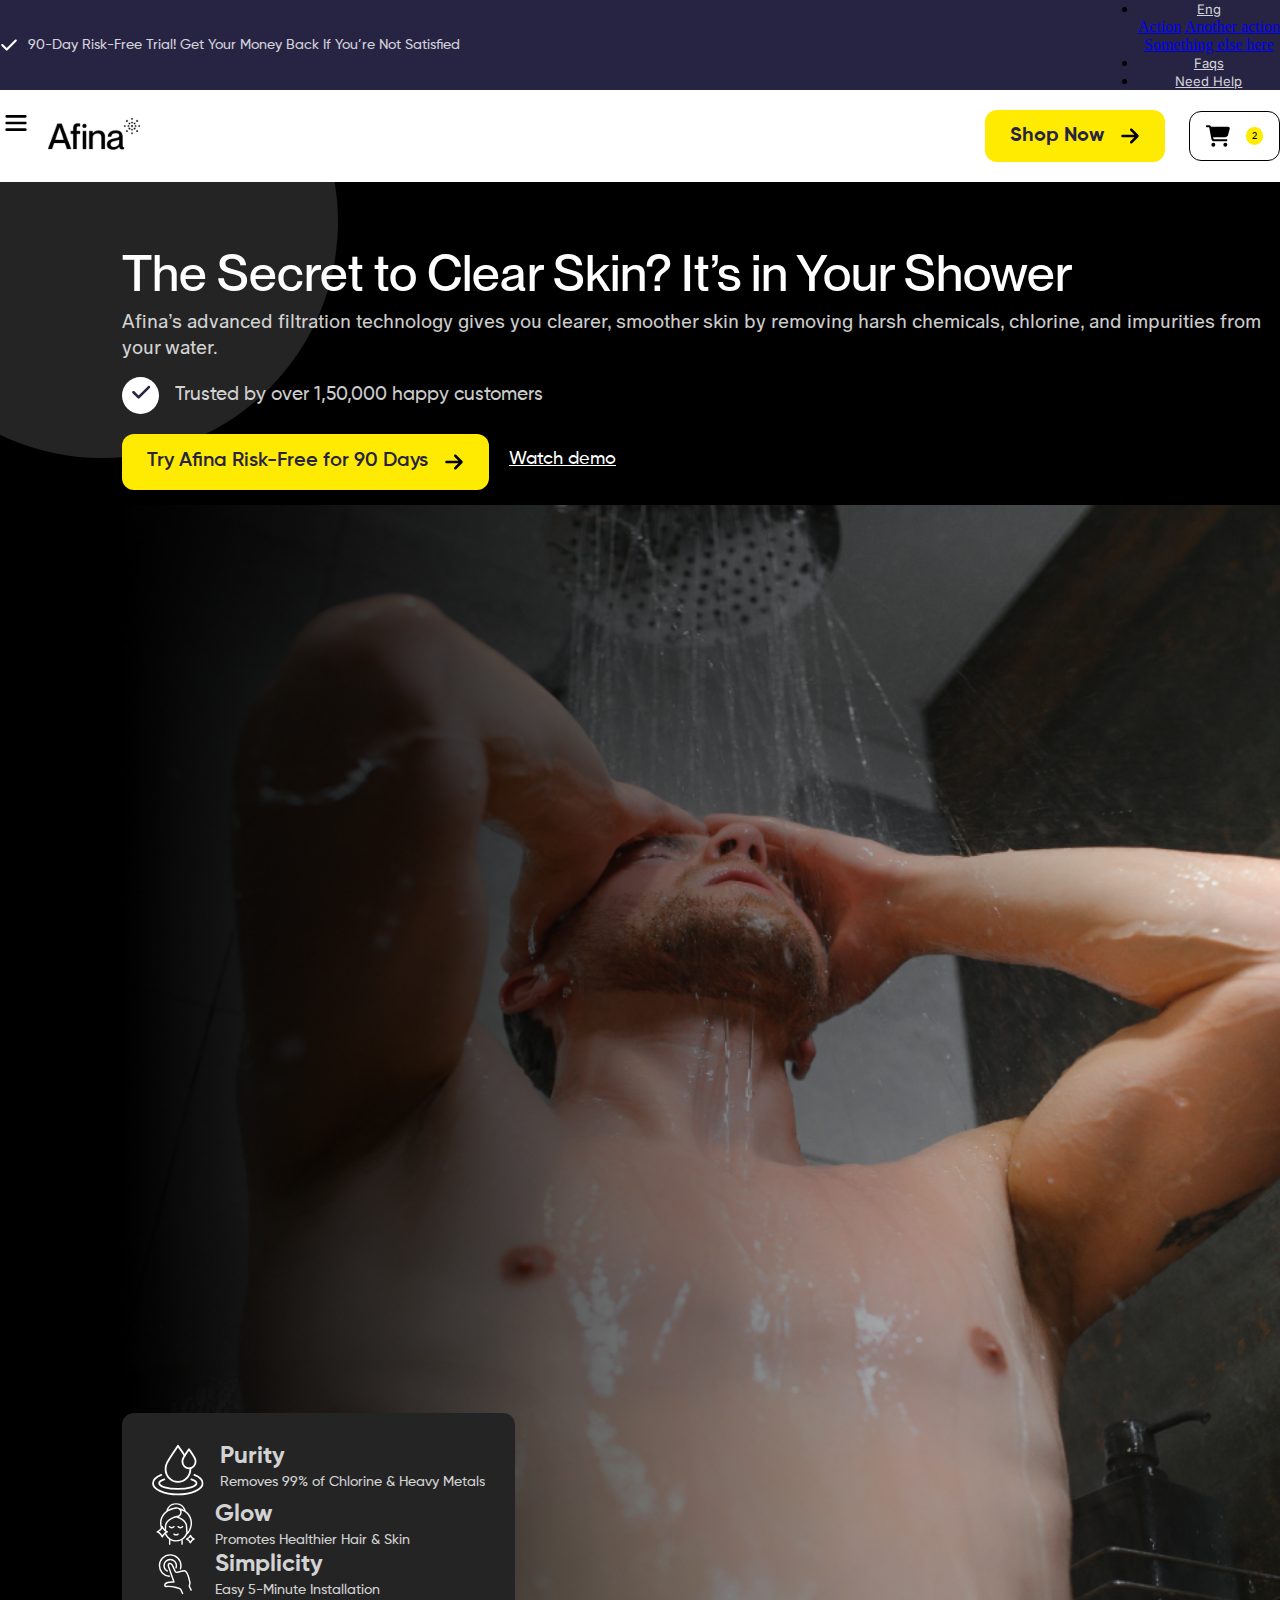
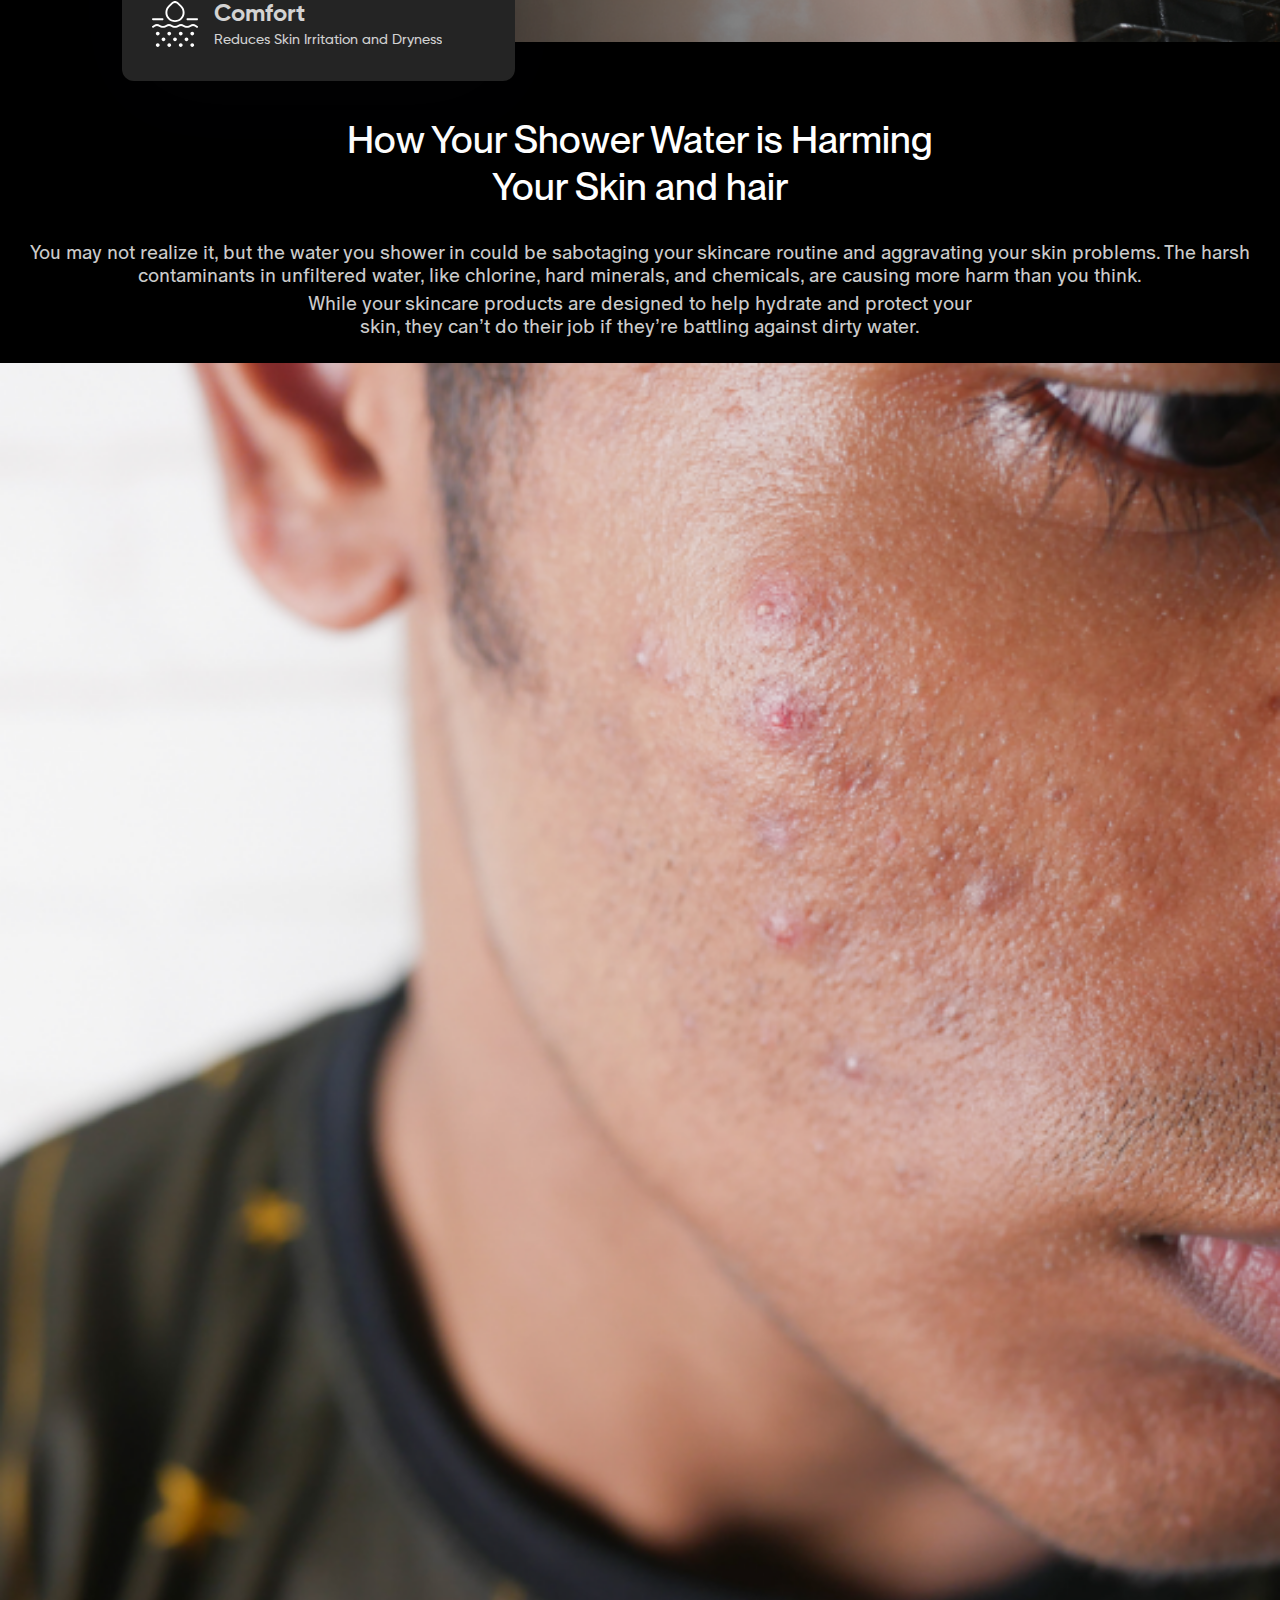
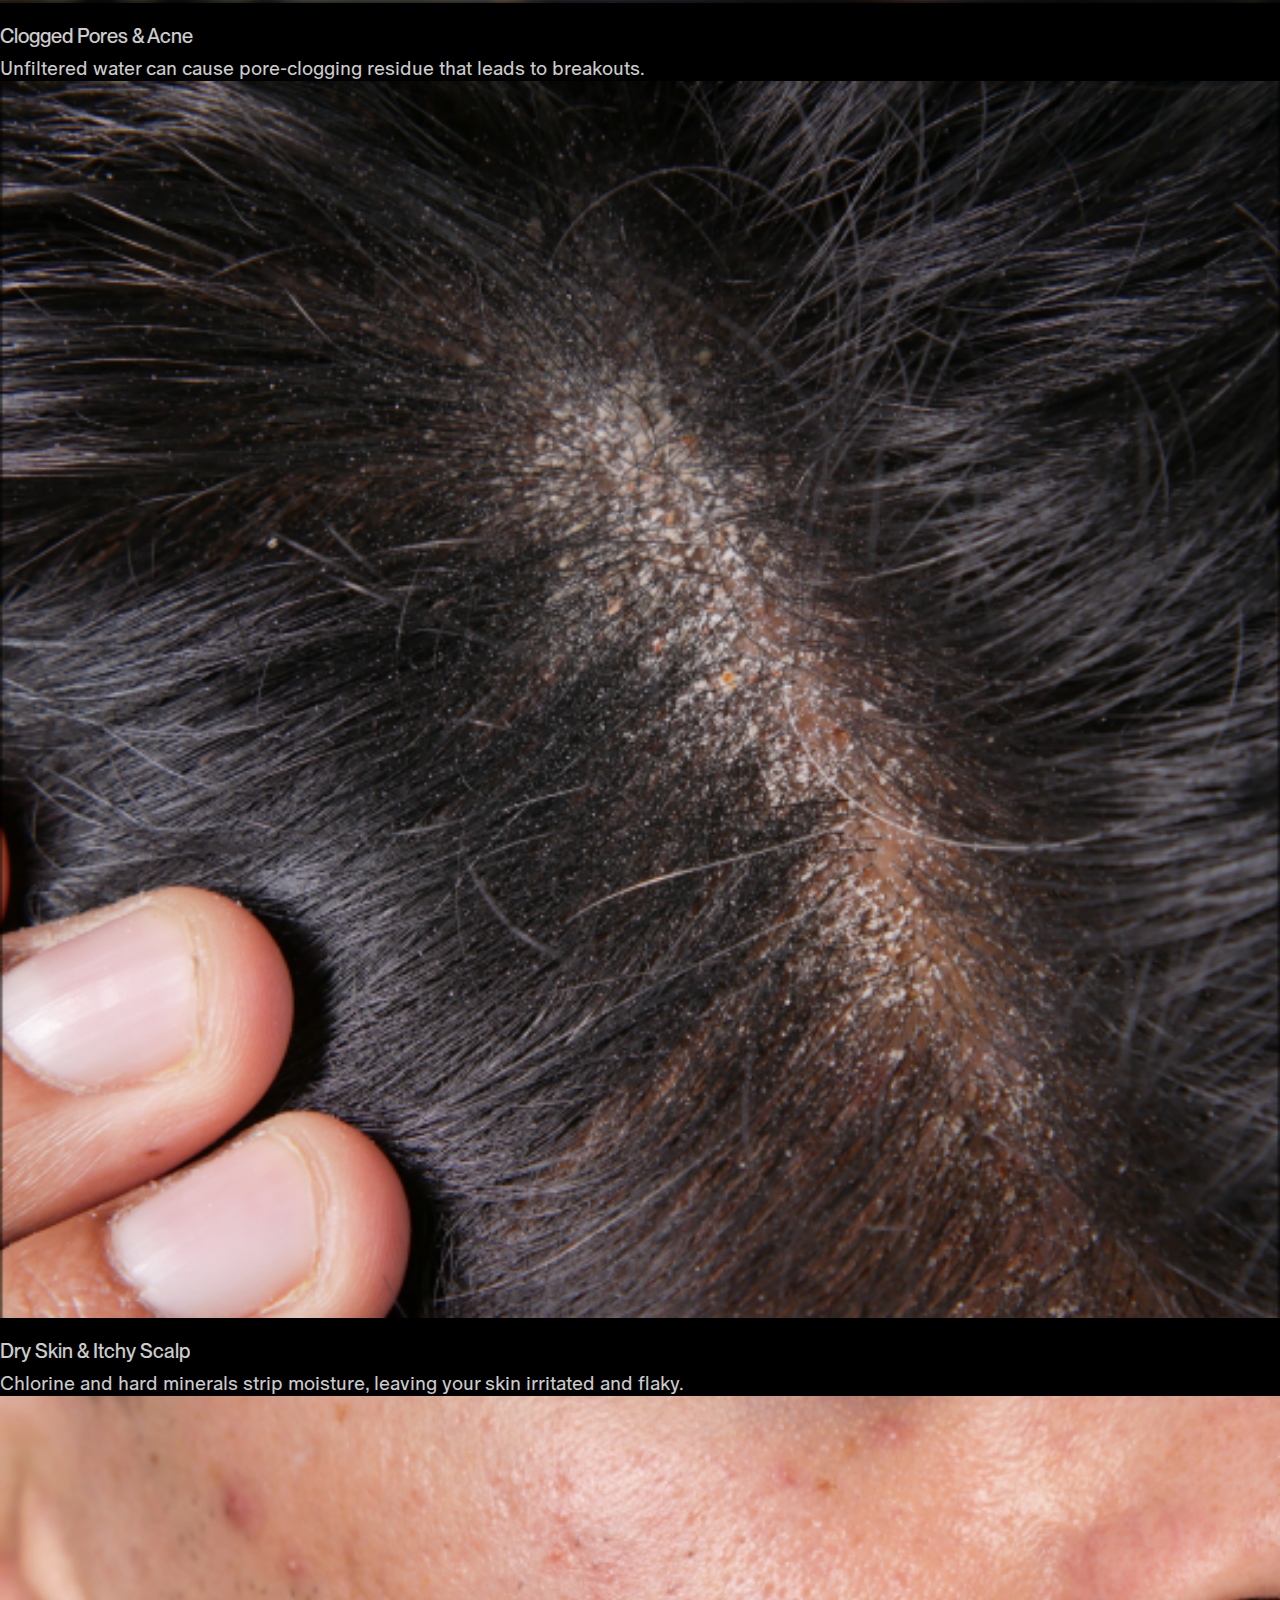
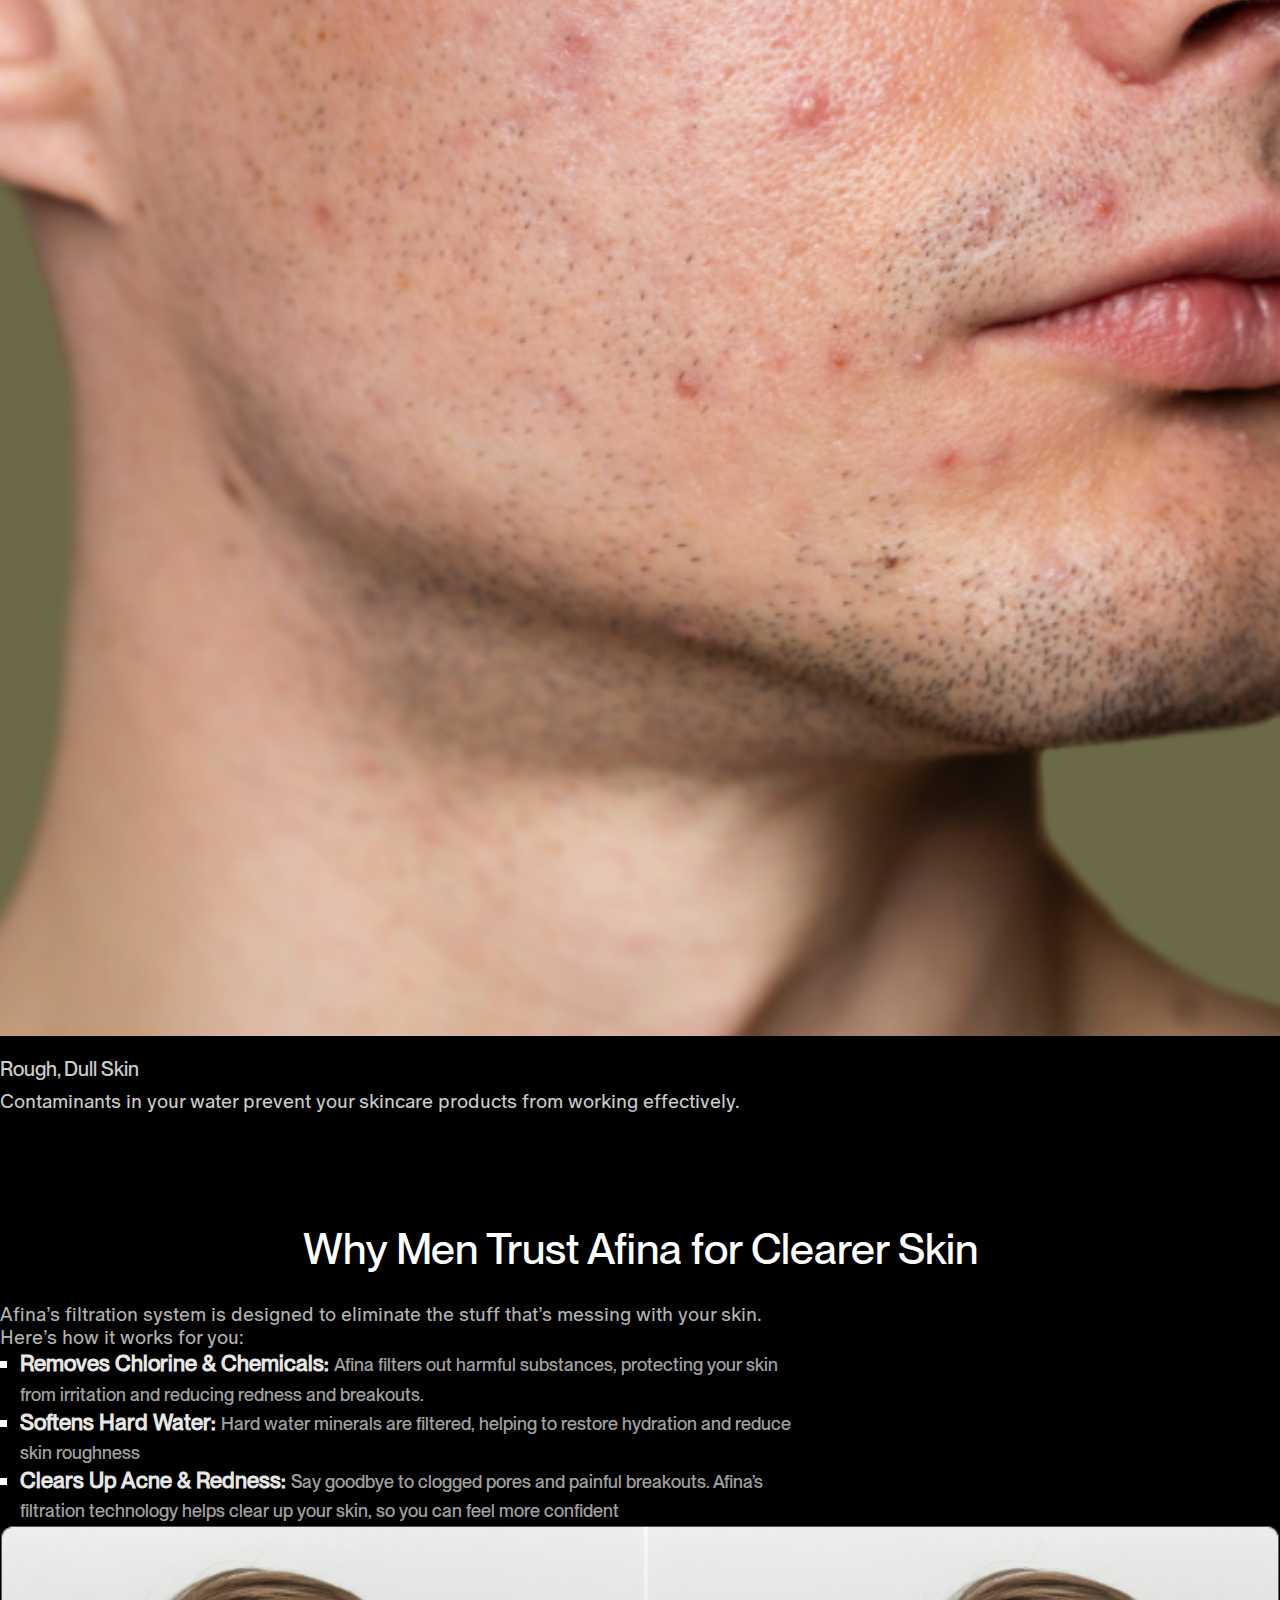
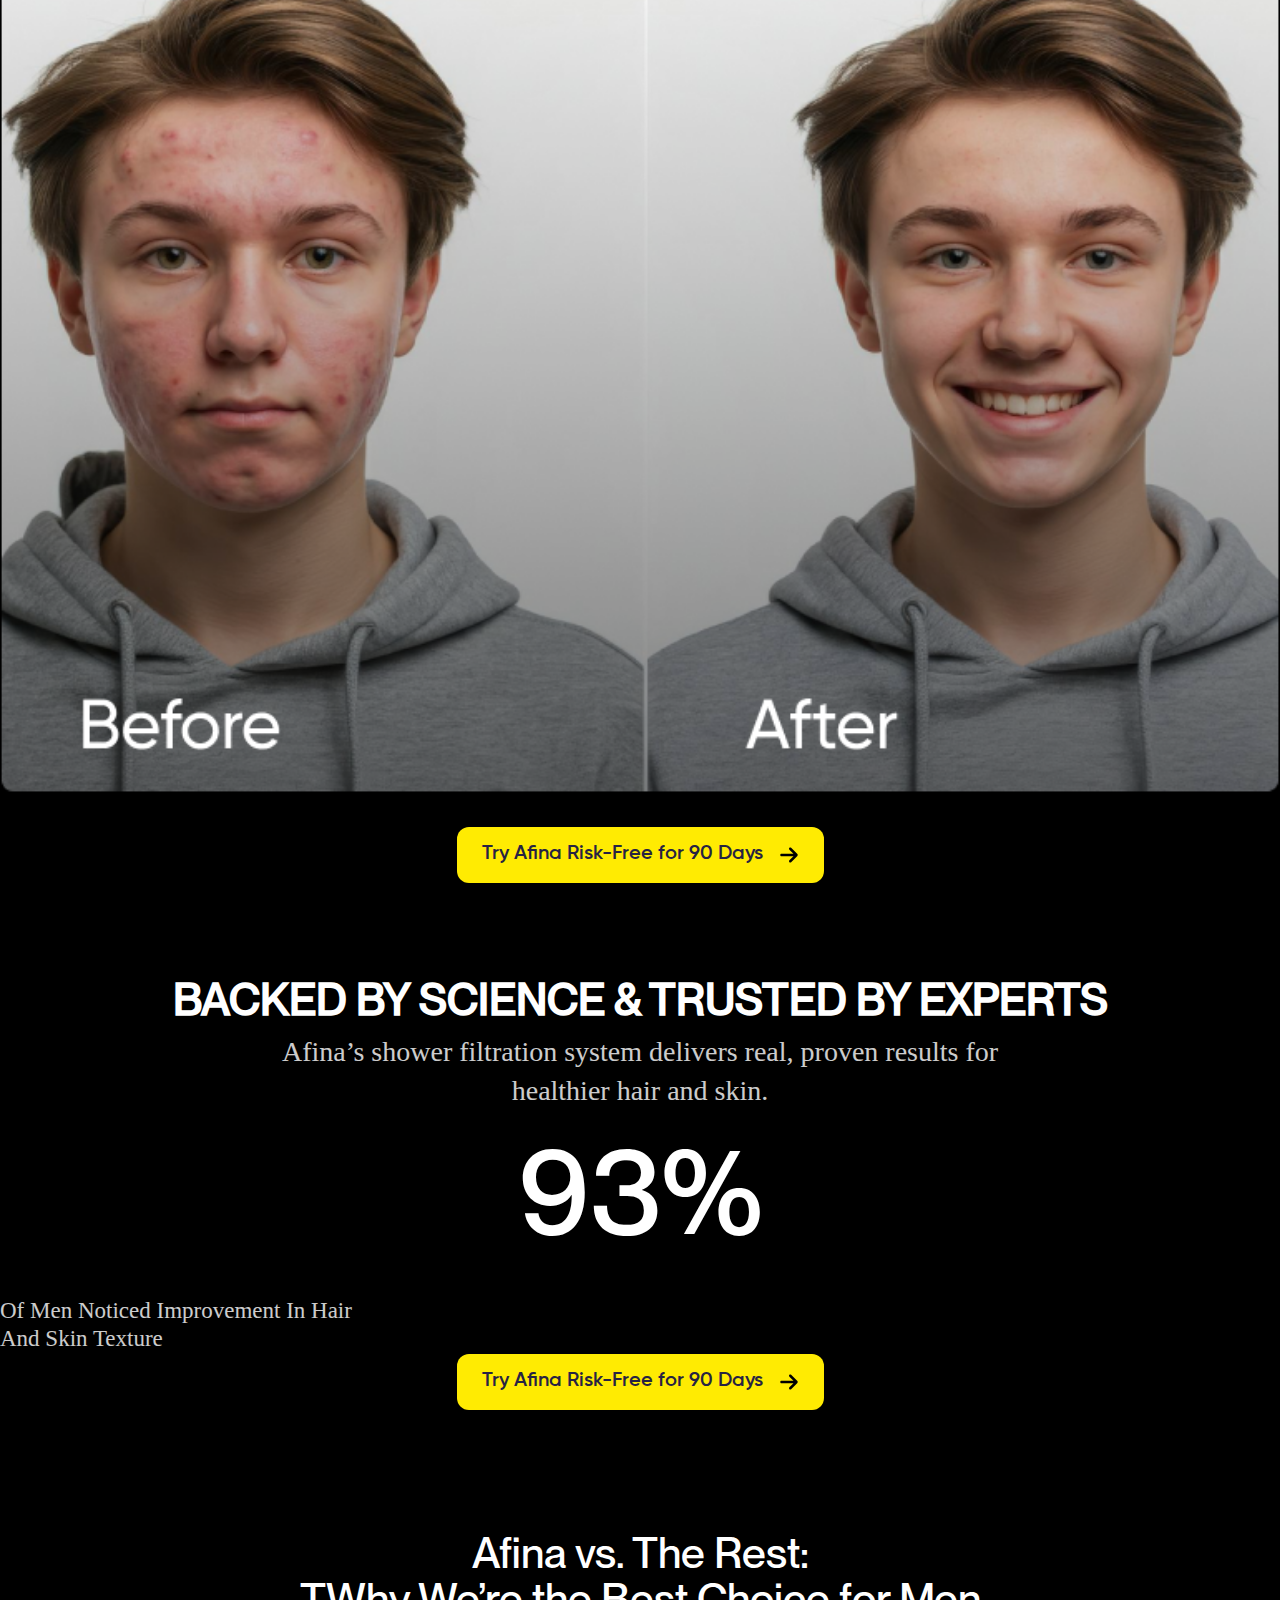
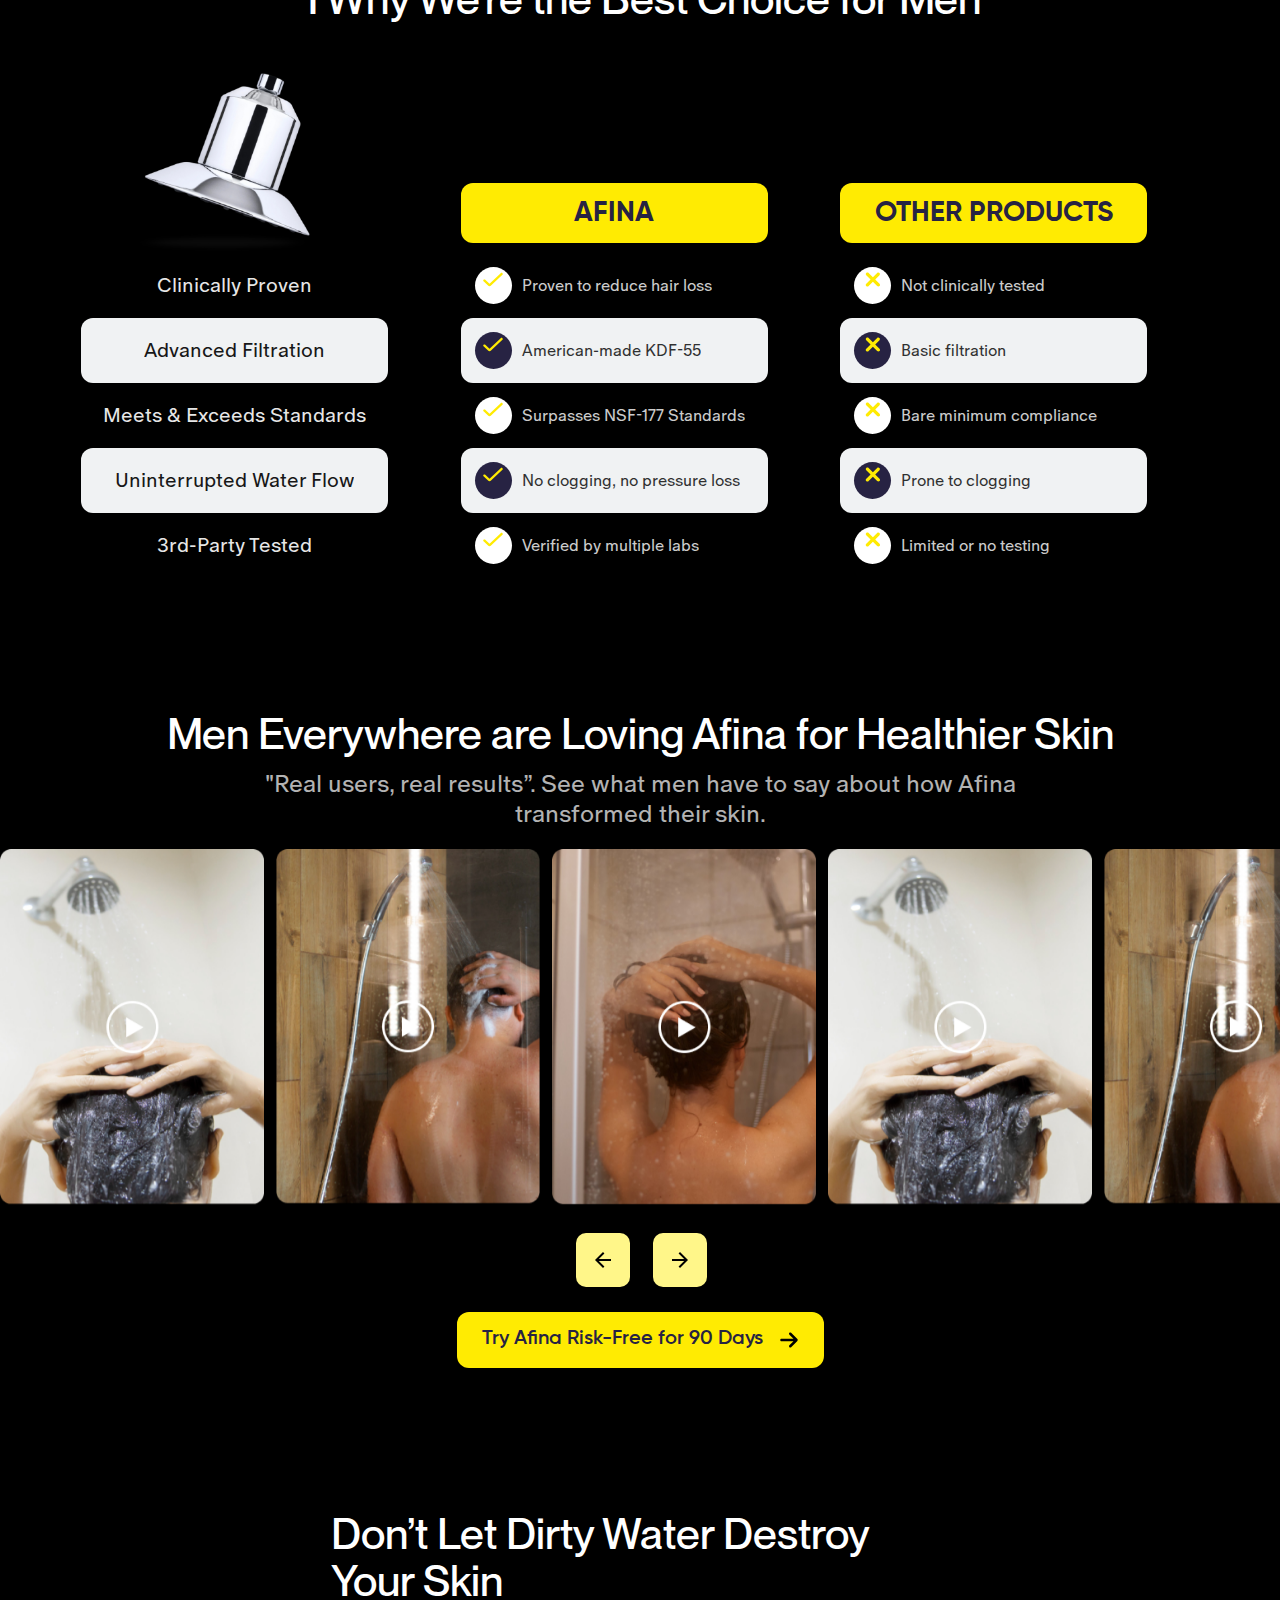
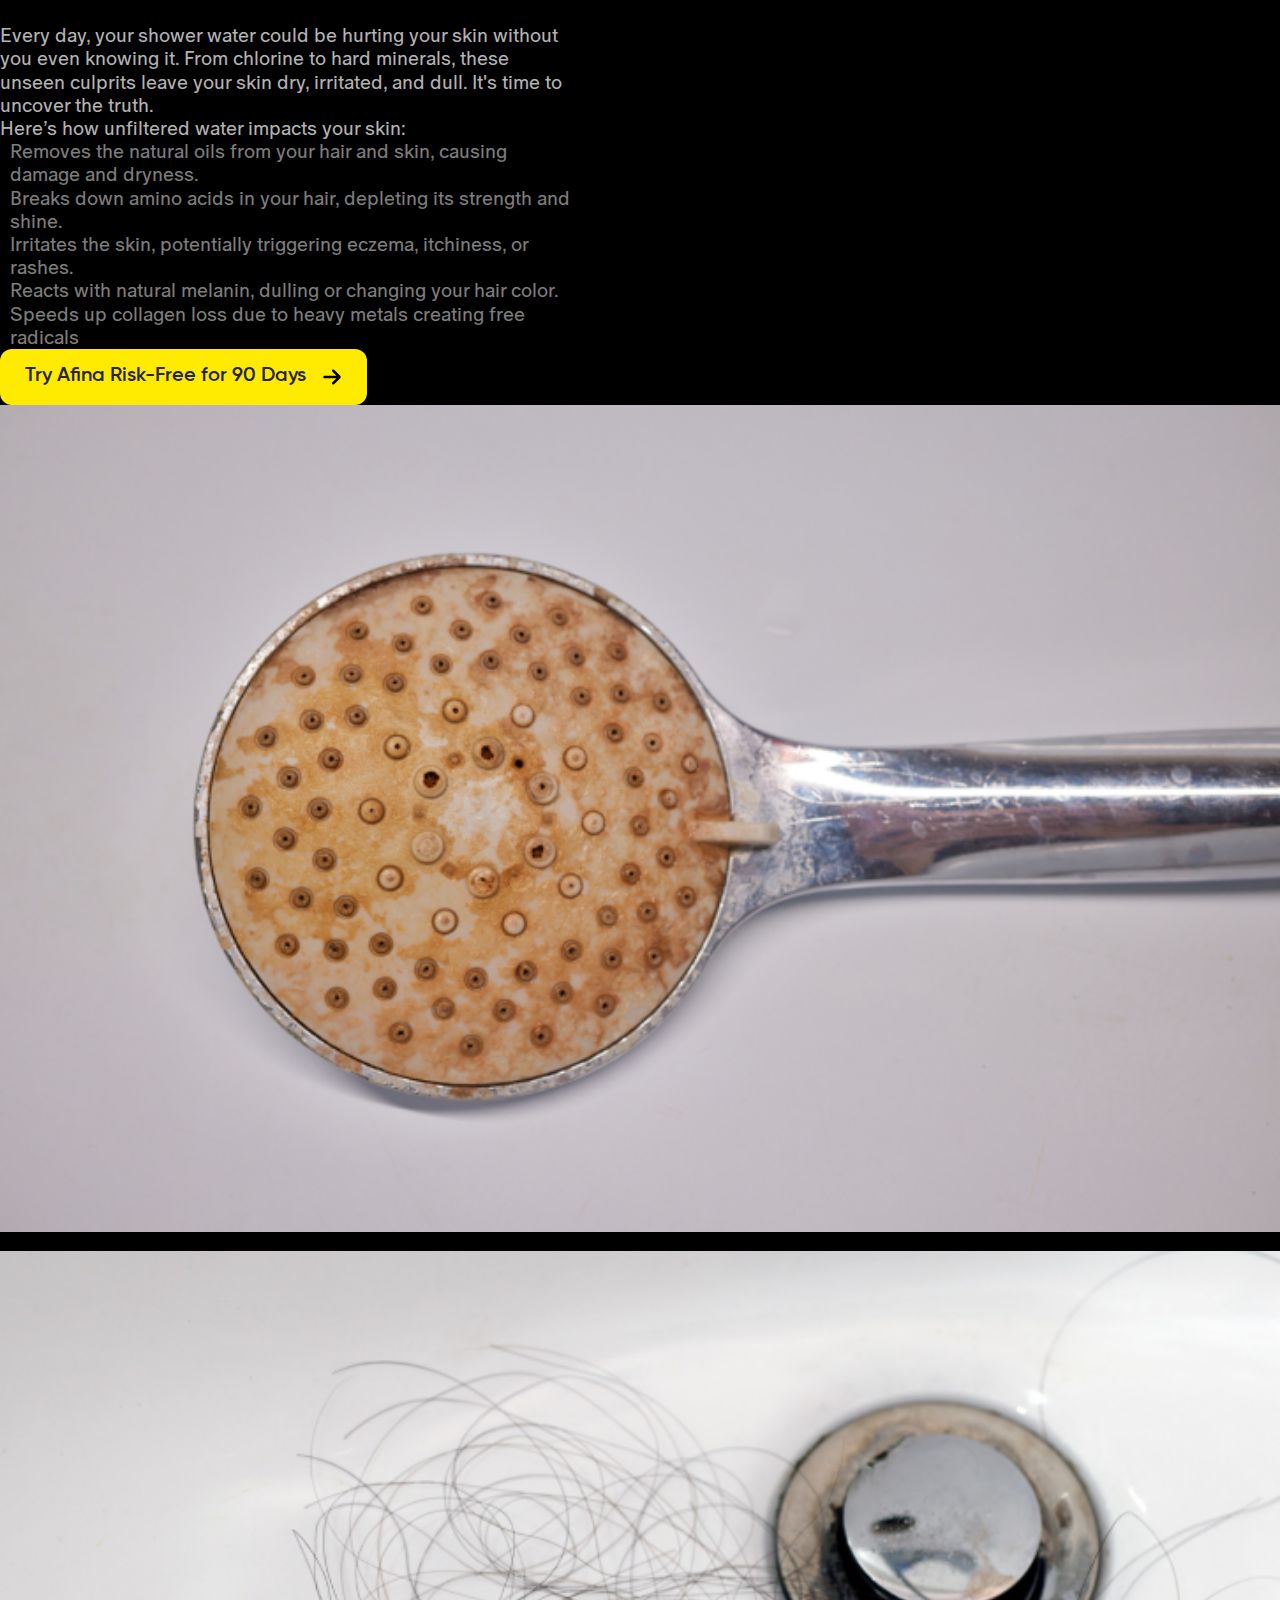
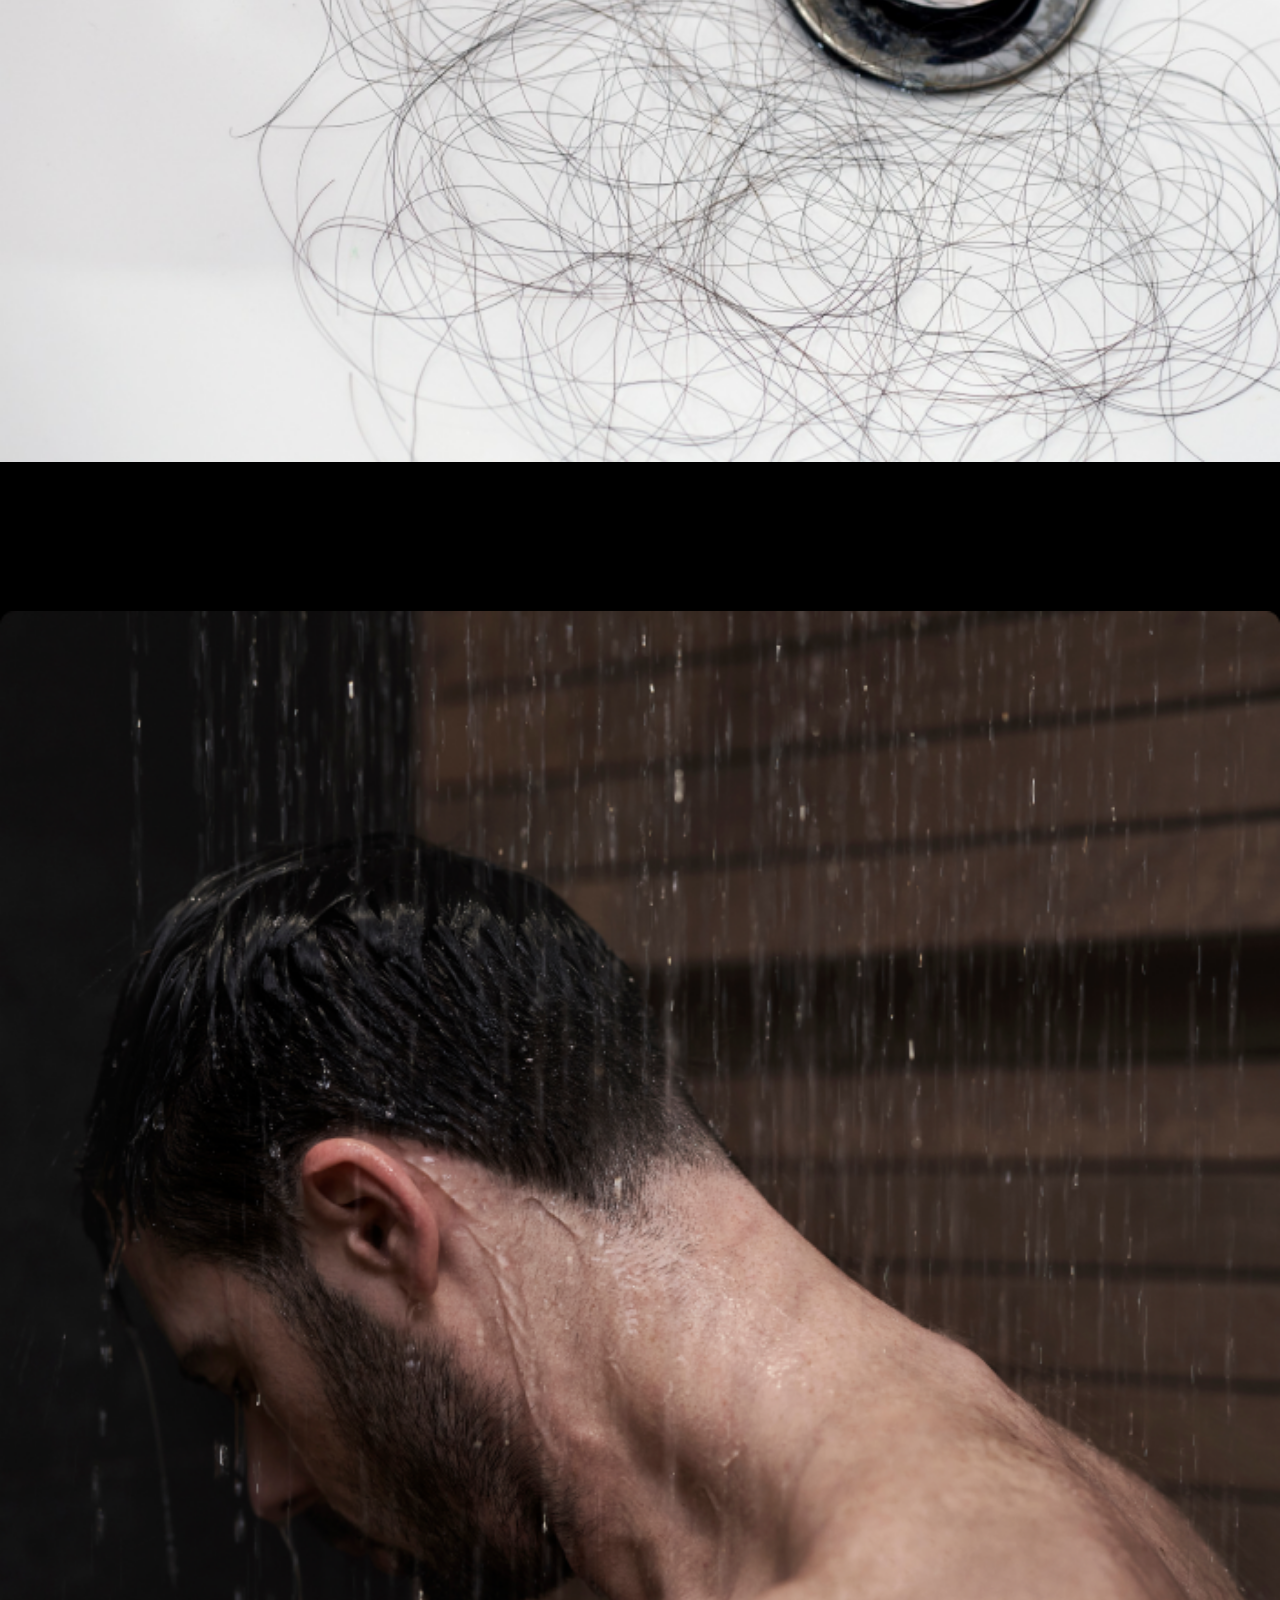
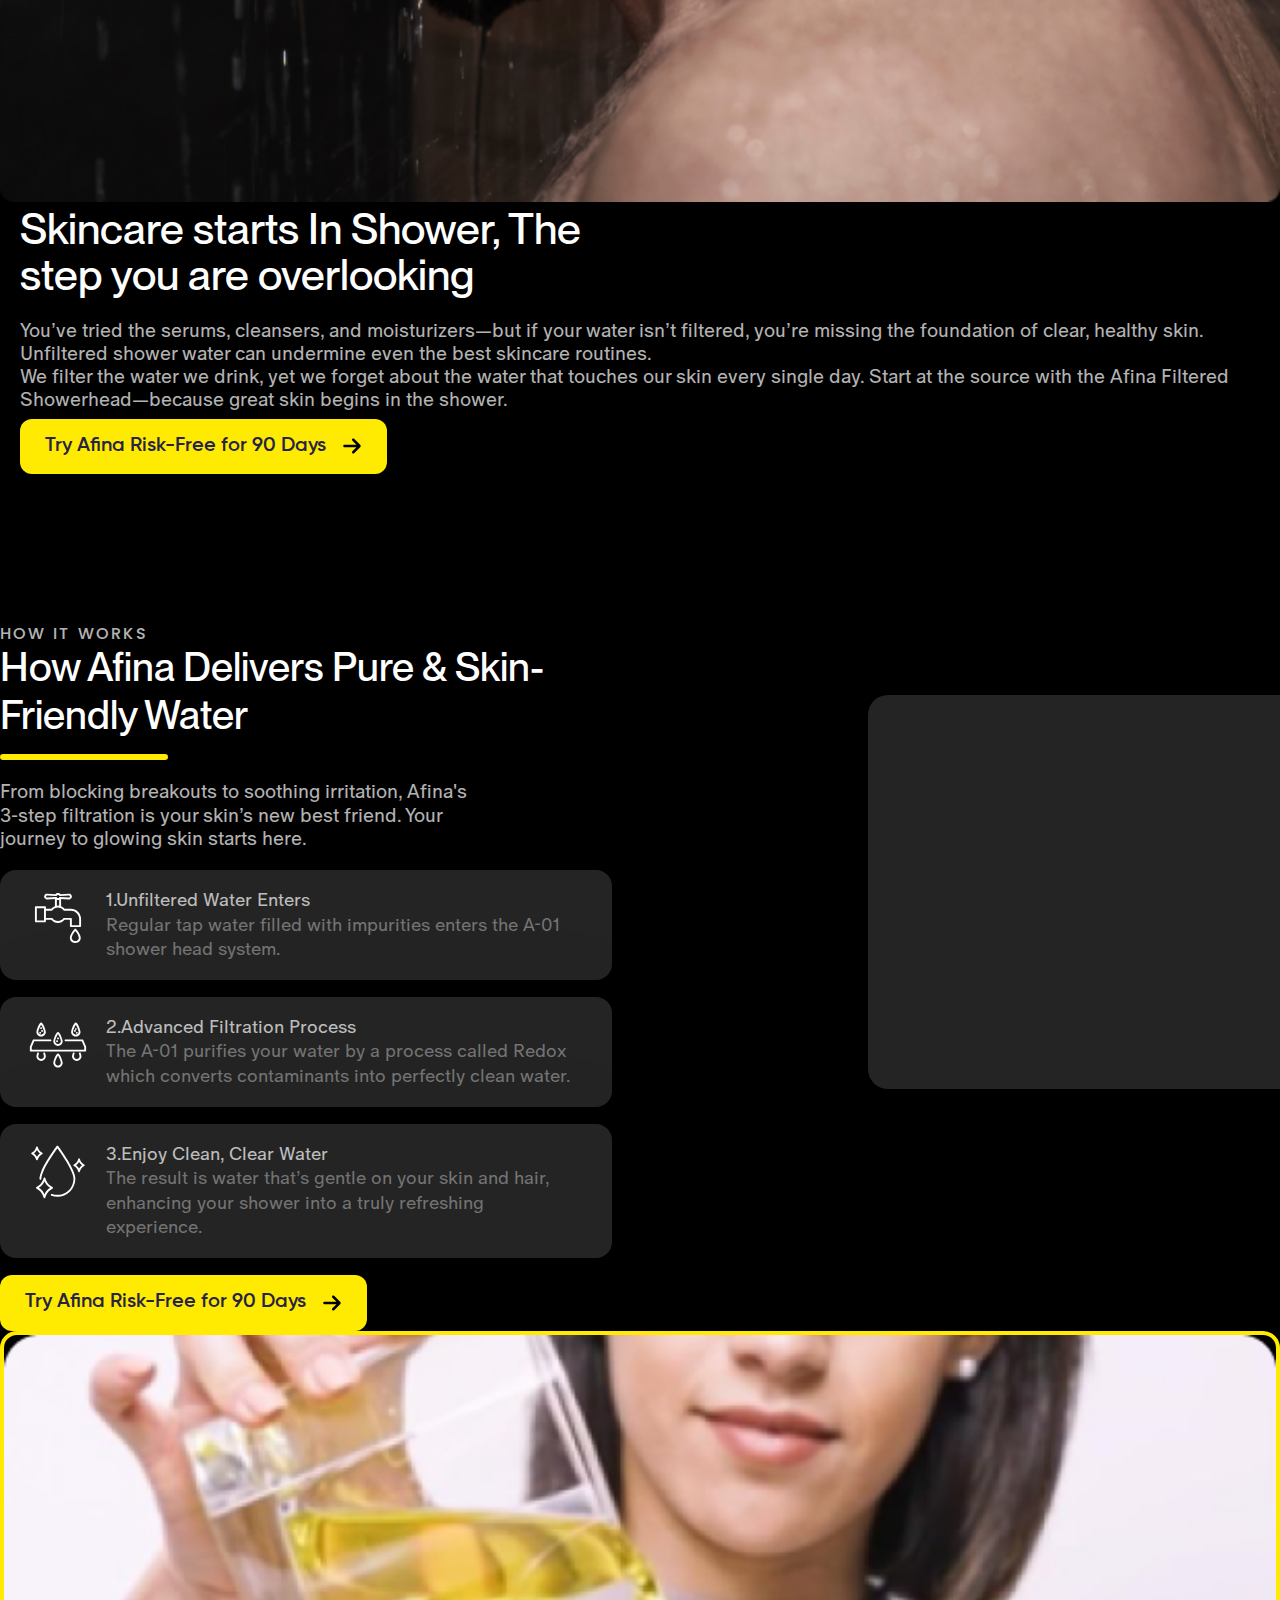
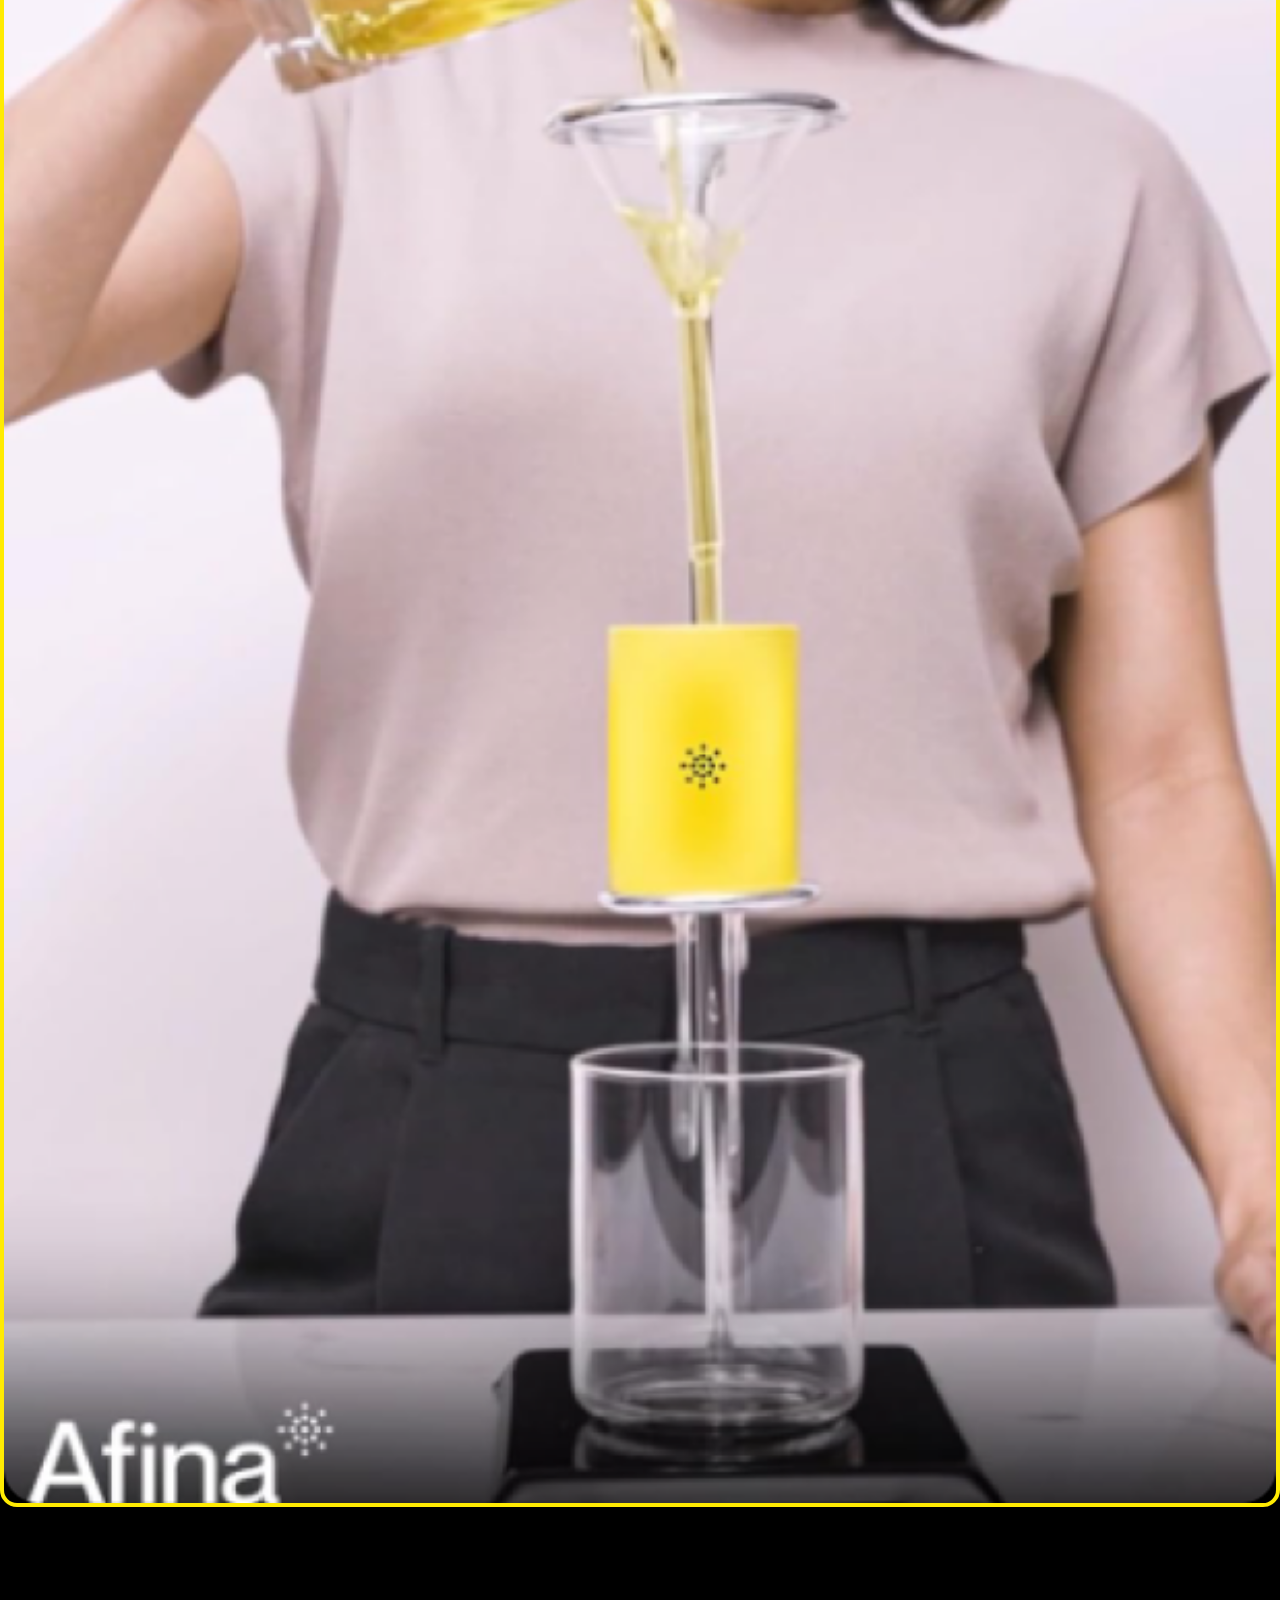
<file: variation-5.html>
<!DOCTYPE html>
<html lang="en">

<head>
    <meta charset="UTF-8">
    <meta name="viewport" content="width=device-width, initial-scale=1.0">
    <title>Document</title>
    <link rel="stylesheet" href="./assets/css/variation-5.css">
    <link rel="stylesheet" href="./assets/css/variation-4.css">
    <link rel="stylesheet" href="./assets/css/variation-3.css">
    <link rel="stylesheet" href="./assets/css/variation-2.css">
    <link rel="stylesheet" href="./assets/style.css">
    <link href="https://cdn.jsdelivr.net/npm/bootstrap@5.0.2/dist/css/bootstrap.min.css" rel="stylesheet"
        integrity="sha384-EVSTQN3/azprG1Anm3QDgpJLIm9Nao0Yz1ztcQTwFspd3yD65VohhpuuCOmLASjC" crossorigin="anonymous">
    <link rel="stylesheet" href="https://cdnjs.cloudflare.com/ajax/libs/font-awesome/6.7.1/css/all.min.css"
        integrity="sha512-5Hs3dF2AEPkpNAR7UiOHba+lRSJNeM2ECkwxUIxC1Q/FLycGTbNapWXB4tP889k5T5Ju8fs4b1P5z/iB4nMfSQ=="
        crossorigin="anonymous" referrerpolicy="no-referrer" />
    <!-- Owl Carousel CSS -->
    <link rel="stylesheet" href="https://cdn.jsdelivr.net/npm/owl.carousel@2.3.4/dist/assets/owl.carousel.min.css">
    <link rel="stylesheet" href="https://cdn.jsdelivr.net/npm/owl.carousel@2.3.4/dist/assets/owl.theme.default.min.css">
    <link rel="preconnect" href="https://fonts.googleapis.com">
    <link rel="preconnect" href="https://fonts.gstatic.com" crossorigin>
    <link
        href="https://fonts.googleapis.com/css2?family=Poppins:ital,wght@0,100;0,200;0,300;0,400;0,500;0,600;0,700;0,800;0,900;1,100;1,200;1,300;1,400;1,500;1,600;1,700;1,800;1,900&display=swap"
        rel="stylesheet">
    <link
        href="https://fonts.googleapis.com/css2?family=Inter:ital,opsz,wght@0,14..32,100..900;1,14..32,100..900&family=Lexend:wght@100..900&family=Luxurious+Roman&family=Open+Sans:ital,wght@0,300..800;1,300..800&family=Quintessential&display=swap"
        rel="stylesheet">
</head>

<body>
    <div class="top-bar">
        <div class="container">
            <div class="top-section ">
                <div class="top-bartxt">
                    <svg xmlns="http://www.w3.org/2000/svg" viewBox="0 0 448 512">
                        <path
                            d="M438.6 105.4c12.5 12.5 12.5 32.8 0 45.3l-256 256c-12.5 12.5-32.8 12.5-45.3 0l-128-128c-12.5-12.5-12.5-32.8 0-45.3s32.8-12.5 45.3 0L160 338.7 393.4 105.4c12.5-12.5 32.8-12.5 45.3 0z"
                            fill="#FFFFFF" />
                    </svg>
                    <h1>90-Day Risk-Free Trial! Get Your Money Back If You’re Not Satisfied</h1>
                </div>
                <div class="nav-top">
                    <nav class="navbar navbar-expand">
                        <div class="collapse navbar-collapse">
                            <ul class="navbar-nav mr-auto">
                                <li class="nav-item dropdown">
                                    <a class="nav-link dropdown-toggle" href="#" id="navbarDropdown" role="button"
                                        data-toggle="dropdown" aria-haspopup="true" aria-expanded="false">
                                        Eng
                                    </a>
                                    <div class="dropdown-menu" aria-labelledby="navbarDropdown">
                                        <a class="dropdown-item" href="#">Action</a>
                                        <a class="dropdown-item" href="#">Another action</a>
                                        <div class="dropdown-divider"></div>
                                        <a class="dropdown-item" href="#">Something else here</a>
                                    </div>
                                </li>
                                <li class="nav-item">
                                    <a class="nav-link" href="#">Faqs</a>
                                </li>
                                <li class="nav-item">
                                    <a class="nav-link " href="#">Need Help</a>
                                </li>
                            </ul>
                        </div>
                    </nav>
                </div>
            </div>
        </div>
    </div>
    <!-- header -->
    <header>
        <div class="container">
            <div class="header-section">
                <div class="logo-container">
                    <!-- side-bar -->
                    <div class=" mt-3 justify-content-between ">
                        <div id="mySidepanel" class="sidepanel">
                            <div class="logo logo2">
                                <img src="./assets/images/main-logo.svg" alt="Logo">
                            </div>
                            <a href="javascript:void(0)" class="closebtn" onclick="closeNav()">&times;</a>
                             <ul>
                                <li>
                                    <a href="./variation-2.html">Variation-2</a>
                                </li>
                                <li>
                                    <a href="./variotion-3.html">Variation-3</a>
                                </li>
                                <li>
                                    <a href="./variation-4.html">Variation-4</a>
                                </li>
                                <li>
                                    <a href="./index.html">home</a>
                                </li>
                            </ul>
                        </div>
                        <button class="openbtn" onclick="openNav()">
                            <img src="./assets/images/sidebar-img.svg" alt="Open Menu">
                        </button>
                    </div>
                    <!-- main-logo -->
                    <div class="logo">
                        <a href="#"> <img src="./assets/images/main-logo.svg" alt="logo">
                        </a>
                    </div>
                </div>
                <div class="header-left">
                    <div class="shop-now-button ">
                        <a href="#">Shop Now</a>
                        <svg xmlns="http://www.w3.org/2000/svg" viewBox="0 0 448 512" class="shop-icon">
                            <path
                                d="M438.6 278.6c12.5-12.5 12.5-32.8 0-45.3l-160-160c-12.5-12.5-32.8-12.5-45.3 0s-12.5 32.8 0 45.3L338.8 224 32 224c-17.7 0-32 14.3-32 32s14.3 32 32 32l306.7 0L233.4 393.4c-12.5 12.5-12.5 32.8 0 45.3s32.8 12.5 45.3 0l160-160z" />
                        </svg>
                    </div>

                    <div>
                        <div class="shop-btn navbar-btn">
                            <svg xmlns="http://www.w3.org/2000/svg"
                                viewBox="0 0 576 512"><!--!Font Awesome Free 6.7.1 by @fontawesome - https://fontawesome.com License - https://fontawesome.com/license/free Copyright 2024 Fonticons, Inc.-->
                                <path
                                    d="M0 24C0 10.7 10.7 0 24 0L69.5 0c22 0 41.5 12.8 50.6 32l411 0c26.3 0 45.5 25 38.6 50.4l-41 152.3c-8.5 31.4-37 53.3-69.5 53.3l-288.5 0 5.4 28.5c2.2 11.3 12.1 19.5 23.6 19.5L488 336c13.3 0 24 10.7 24 24s-10.7 24-24 24l-288.3 0c-34.6 0-64.3-24.6-70.7-58.5L77.4 54.5c-.7-3.8-4-6.5-7.9-6.5L24 48C10.7 48 0 37.3 0 24zM128 464a48 48 0 1 1 96 0 48 48 0 1 1 -96 0zm336-48a48 48 0 1 1 0 96 48 48 0 1 1 0-96z" />
                            </svg>
                            <div class="conut-shop">
                                <p>2</p>
                            </div>
                        </div>
                    </div>
                </div>
            </div>
        </div>
    </header>
    <!-- banner-page -->
    <section class="banner-page">
        <div class="container">
            <div class="banner-page-container">
                <div class="row">
                    <div class="col">
                        <div class="banner5-txt">
                            <div class="banner-txt">
                                <h2 class="desktop banner5-h2">The Secret to Clear Skin?
                                    It’s in Your Shower</h2>
                                <p id="variation5-p">Afina’s advanced filtration technology gives you clearer, smoother
                                    skin by removing harsh chemicals, chlorine, and impurities from your water.
                                </p>
                            </div>
                            
                            <div class="baneer5-trust " id="baneer-trusted1">
                                <div class="right-sign"><svg xmlns="http://www.w3.org/2000/svg" viewBox="0 0 448 512">
                                        <path
                                            d="M438.6 105.4c12.5 12.5 12.5 32.8 0 45.3l-256 256c-12.5 12.5-32.8 12.5-45.3 0l-128-128c-12.5-12.5-12.5-32.8 0-45.3s32.8-12.5 45.3 0L160 338.7 393.4 105.4c12.5-12.5 32.8-12.5 45.3 0z" />
                                    </svg></div>
                                <p>Trusted by over 1,50,000 happy customers</p>
                            </div>
                            <div class="banner-btn">
                                <div class="Risk-Free-btn desktop">
                                    <div class="shop-now-button phone-icon">
                                        <a href="#">Try Afina Risk-Free for 90 Days</a>
                                        <svg xmlns="http://www.w3.org/2000/svg" viewBox="0 0 448 512" class="shop-icon">
                                            <path
                                                d="M438.6 278.6c12.5-12.5 12.5-32.8 0-45.3l-160-160c-12.5-12.5-32.8-12.5-45.3 0s-12.5 32.8 0 45.3L338.8 224 32 224c-17.7 0-32 14.3-32 32s14.3 32 32 32l306.7 0L233.4 393.4c-12.5 12.5-12.5 32.8 0 45.3s32.8 12.5 45.3 0l160-160z" />
                                        </svg>
                                    </div>
                                </div>
                                <div class="Risk-Free-btn phone">
                                    <div class="shop-now-button phone-icon">
                                        <a href="#">Try Afina Risk-Free for 90 Days</a>
                                        <svg xmlns="http://www.w3.org/2000/svg" viewBox="0 0 448 512" class="shop-icon">
                                            <path
                                                d="M438.6 278.6c12.5-12.5 12.5-32.8 0-45.3l-160-160c-12.5-12.5-32.8-12.5-45.3 0s-12.5 32.8 0 45.3L338.8 224 32 224c-17.7 0-32 14.3-32 32s14.3 32 32 32l306.7 0L233.4 393.4c-12.5 12.5-12.5 32.8 0 45.3s32.8 12.5 45.3 0l160-160z" />
                                        </svg>
                                    </div>
                                </div>
                                <div class="Watch-demo">
                                    <a href="#">Watch demo</a>
                                </div>
                            </div>
                            <div class="baneer-trusted desktop">
                                <div class="right-sign"><svg xmlns="http://www.w3.org/2000/svg" viewBox="0 0 448 512">
                                        <path
                                            d="M438.6 105.4c12.5 12.5 12.5 32.8 0 45.3l-256 256c-12.5 12.5-32.8 12.5-45.3 0l-128-128c-12.5-12.5-12.5-32.8 0-45.3s32.8-12.5 45.3 0L160 338.7 393.4 105.4c12.5-12.5 32.8-12.5 45.3 0z" />
                                    </svg></div>
                                <p class="text-p">Trusted by over 1,50,000 happy customers</p>
                            </div>
                        </div>
                    </div>
                    <div class="col">
                        <div class="banner-txt phone">
                            <h2 class="top-heading">The Secret to Clear Skin?It’s in Your Shower</h2>
                        </div>
                        <div class="banner-left">
                            <img class="phone" src="./assets/images/banner-5img-2.png" alt="banner-5img-2">
                            <img class="desktop" src="./assets/images/variation-5-baneer-page.png" alt="variation-5-baneerImg">
                        </div>
                    </div>
                </div>
                <div class="banner-bottom" id="banner-bottom">
                    <div class="row">
                        <div class="col-lg">
                            <div class="banner-bottom-card">
                                <div class="banner-card-img">
                                    <img src="./assets/images/baneer-5purity1.svg" alt="purityimg">
                                </div>
                                <div class="baneer-card-txt">
                                    <h2>Purity</h2>
                                    <p>Removes 99% of Chlorine & Heavy Metals</p>
                                </div>
                            </div>
                        </div>
                        <div class="col-lg">
                            <div class="banner-bottom-card">
                                <div class="banner-card-img">
                                    <img src="./assets/images/baneer-5purity2.svg" alt="purityimg">
                                </div>
                                <div class="baneer-card-txt">
                                    <h2>Glow</h2>
                                    <p>Promotes Healthier Hair & Skin</p>
                                </div>
                            </div>
                        </div>
                        <div class="col-lg">
                            <div class="banner-bottom-card">
                                <div class="banner-card-img">
                                    <img src="./assets/images/baneer-5purity3.svg" alt="purityimg">
                                </div>
                                <div class="baneer-card-txt">
                                    <h2>Simplicity</h2>
                                    <p>Easy 5-Minute Installation</p>
                                </div>
                            </div>
                        </div>
                        <div class="col-lg">
                            <div class="banner-bottom-card">
                                <div class="banner-card-img">
                                    <img src="./assets/images/baneer-5purity4.svg" alt="purityimg">
                                </div>
                                <div class="baneer-card-txt">
                                    <h2>Comfort</h2>
                                    <p>Reduces Skin Irritation and Dryness</p>
                                </div>
                            </div>
                        </div>
                    </div>
                </div>
            </div>
        </div>
    </section>

    <!-- AFINA Risk-free section-->
    <section class="afinaRisk-section " id="afinaRisk-section5">
        <div class="container">
            <div class="banner-page4bottomTxt">
                <div class="Healthy-txt1">
                    <h2 id="DontFall" class="Outshines-sectionh2">How Your Shower Water is Harming Your Skin and hair
                    </h2>
                    <div class="pink-line PROBLEM-line phone phone variation-4-line"></div>
                    <p class="text-p">You may not realize it, but the water you shower in could be sabotaging your
                        skincare routine and aggravating your skin problems. The harsh contaminants in unfiltered water,
                        like chlorine, hard minerals, and chemicals, are causing more harm than you think.</p>
                    <p class="text-p texp-2">
                        While your skincare products are designed to help hydrate and protect your skin, they can’t do
                        their
                        job if they’re battling against dirty water.</p>
                </div>
            </div>
            <div class="row">
                <div class="col-md-4">
                    <div class="Copycats-Cardcontainer">
                        <div class="Copycats-Img"><img src="./assets/images/Harming1.png" alt="CopycatsImg1"></div>
                        <div>
                            <h3>Clogged Pores & Acne</h3>
                            <h6>Unfiltered water can cause pore-clogging residue that leads to breakouts.</h6>
                        </div>
                    </div>
                </div>
                <div class="col-md-4">
                    <div class="Copycats-Cardcontainer">
                        <div class="Copycats-Img"><img src="./assets/images/Harming2.png" alt="CopycatsImg1"></div>
                        <div>
                            <h3>Dry Skin & Itchy Scalp</h3>
                            <h6>Chlorine and hard minerals strip moisture, leaving your skin irritated and flaky.</h6>
                        </div>
                    </div>
                </div>
                <div class="col-md-4">
                    <div class="Copycats-Cardcontainer">
                        <div class="Copycats-Img"><img src="./assets/images/Harming3.png    " alt="CopycatsImg1"></div>
                        <div>
                            <h3>Rough, Dull Skin</h3>
                            <h6>Contaminants in your water prevent your skincare products from working effectively.</h6>
                        </div>
                    </div>
                </div>
            </div>
        </div>
    </section>

    <!-- Trust Afina for Clearer Skin -->
    <section class="TrustClear-skin">
        <div class="container">
            <div class="Healthy-txt1">
                <h2 id="TrustClearh2" class="Outshines-sectionh2">Why Men Trust Afina for Clearer Skin</h2>
                <div class="pink-line PROBLEM-line phone phone variation-4-line"></div>
            </div>
            <div class="row">
                <div class="col">
                    <div class="TrustClear-skin-left">
                        <p class="text-p TrustClearp ">
                            Afina’s filtration system is designed to eliminate the stuff that’s messing with your skin.
                            Here’s how it works for you:</p>
                        <div class="TrustClear-skin_text">
                            <ol>
                                <li>
                                    <p> Removes Chlorine & Chemicals: <span> Afina filters out harmful substances,
                                            protecting
                                            your skin from irritation and reducing redness and breakouts.</span>
                                    </p>
                                </li>
                            </ol>
                        </div>
                        <div class="TrustClear-skin_text">
                            <ol>
                                <li>
                                    <p> Softens Hard Water: <span> Hard water minerals are filtered, helping to restore
                                            hydration and reduce skin roughness</span>
                                    </p>
                                </li>
                            </ol>
                        </div>
                        <div class="TrustClear-skin_text">
                            <ol>
                                <li>
                                    <p> Clears Up Acne & Redness: <span> Say goodbye to clogged pores and painful
                                            breakouts.
                                            Afina’s filtration technology helps clear up your skin, so you can feel more
                                            confident</span>
                                    </p>
                                </li>
                            </ol>
                        </div>
                    </div>
                </div>
                <div class="col">
                    <div class="TrustClear-skinImg"><img src="./assets/images/ClearerSkin-img.png"
                            alt="ClearerSkin-img"></div>
                </div>
            </div>
            <div class="TrustClear-skin-btn">
                <div class="shop-now-button phone-icon">
                    <a href="#">Try Afina Risk-Free for 90 Days</a>
                    <svg xmlns="http://www.w3.org/2000/svg" viewBox="0 0 448 512" class="shop-icon">
                        <path
                            d="M438.6 278.6c12.5-12.5 12.5-32.8 0-45.3l-160-160c-12.5-12.5-32.8-12.5-45.3 0s-12.5 32.8 0 45.3L338.8 224 32 224c-17.7 0-32 14.3-32 32s14.3 32 32 32l306.7 0L233.4 393.4c-12.5 12.5-12.5 32.8 0 45.3s32.8 12.5 45.3 0l160-160z" />
                    </svg>
                </div>
            </div>
    </section>
    <!-- BACKED BY SCIENCE & TRUSTED BY EXPERTS -->
    <section class="EXPERTS-Section">
        <div class="container">
            <div class="EXPERTS-txt">
                <h2>BACKED BY SCIENCE & TRUSTED BY EXPERTS</h2>
                <h6>Afina’s shower filtration system delivers real, proven results for
                    healthier hair and skin.</h6>
                <div class="trust-percentage d-flex">
                    <h4>93% </h4>
                    <h5>of Men noticed improvement in hair And Skin texture</h5>
                </div>
                <div class="EXPERTS-txt-btn">
                    <div class="shop-now-button phone-icon">
                        <a href="#">Try Afina Risk-Free for 90 Days</a>
                        <svg xmlns="http://www.w3.org/2000/svg" viewBox="0 0 448 512" class="shop-icon">
                            <path
                                d="M438.6 278.6c12.5-12.5 12.5-32.8 0-45.3l-160-160c-12.5-12.5-32.8-12.5-45.3 0s-12.5 32.8 0 45.3L338.8 224 32 224c-17.7 0-32 14.3-32 32s14.3 32 32 32l306.7 0L233.4 393.4c-12.5 12.5-12.5 32.8 0 45.3s32.8 12.5 45.3 0l160-160z" />
                        </svg>
                    </div>
                </div>
            </div>
        </div>
    </section>


    <!-- Outshines-section -->
    <section class="Outshines-section">
        <div class="container">
            <div class="Healthy-txt1">
                <h2 id="Outshines5-h2">Afina vs. The Rest: 
                </h2>
                <h2 id="Outshines5-h2"> TWhy We’re the Best Choice for Men</h2>
                <div class="pink-line phone variation-2-line"></div>
            </div>
            <div class="outshines-section-container">
                <div class="Outshines-card left-border">
                    <img class="Outshines-cardimg" src="/assets/images/Outshines-section-img.png" alt="">
                </div>
                <div class="Outshines-card pink-card afina-table2 table-top">
                    <h2>AFINA</h2>
                </div>
                <div class="Outshines-card pink-card table-top">
                    <h2>OTHER PRODUCTS</h2>
                </div>
                <div class="Outshines-card table-top w-text">
                    <p>Clinically Proven</p>
                </div>
                <div class="Outshines-card w-text">
                    <div class="icon icon-w"><img src="./assets/images/correct-sign.svg" alt="correct-sign"></div>
                    <h6>Proven to reduce hair loss</h6>
                </div>
                <div class="Outshines-card w-text">
                    <div class="icon icon-w"><img src="./assets/images/wrong-sign.svg" alt="wrong-sign"></div>
                    <h6> Not clinically tested</h6>
                </div>
                <div class="Outshines-card Outshines-card2">
                    <p>Advanced Filtration</p>
                </div>
                <div class="Outshines-card Outshines-card2">
                    <div class="icon"><img src="./assets/images/correct-sign.svg" alt="correct-sign"></div>
                    <h6>American-made KDF-55</h6>
                </div>
                <div class="Outshines-card Outshines-card2">
                    <div class="icon"><img src="./assets/images/wrong-sign.svg" alt="wrong-sign"></div>
                    <h6>Basic filtration</h6>
                </div>
                <div class="Outshines-card w-text">
                    <p>Meets & Exceeds Standards</p>
                </div>
                <div class="Outshines-card w-text">
                    <div class="icon icon-w"><img src="./assets/images/correct-sign.svg" alt="correct-sign"></div>
                    <h6>Surpasses NSF-177 Standards</h6>
                </div>
                <div class="Outshines-card w-text">
                    <div class="icon icon-w"><img src="./assets/images/wrong-sign.svg" alt="wrong-sign"></div>
                    <h6>Bare minimum compliance</h6>
                </div>
                <div class="Outshines-card Outshines-card2">
                    <p>Uninterrupted Water Flow</p>
                </div>
                <div class="Outshines-card Outshines-card2">
                    <div class="icon"><img src="./assets/images/correct-sign.svg" alt="correct-sign"></div>
                    <h6>No clogging, no pressure loss</h6>
                </div>
                <div class="Outshines-card Outshines-card2">
                    <div class="icon"><img src="./assets/images/wrong-sign.svg" alt="wrong-sign"></div>
                    <h6>Prone to clogging</h6>
                </div>
                <div class="Outshines-card table-bottom w-text">
                    <p>3rd-Party Tested</p>
                </div>
                <div class="Outshines-card table-bottom w-text">
                    <div class="icon icon-w"><img src="./assets/images/correct-sign.svg" alt="correct-sign"></div>
                    <h6>Verified by multiple labs</h6>
                </div>
                <div class="Outshines-card table-bottom w-text">
                    <div class="icon icon-w"><img src="./assets/images/wrong-sign.svg" alt="wrong-sign"></div>
                    <h6>Limited or no testing</h6>
                </div>
            </div>
        </div>
    </section>
    <!-- Essential section -->

    <section class=" Afina-Difference">
        <div class="container">
            <div class="Afina-Difference-section">
                <div class="Healthy-txt1">
                    <h2 id="Afina-DifferenceH2">Men Everywhere are Loving Afina for Healthier Skin</h2>
                    <h4 class="p">"Real users, real results”. See what men have to say about how
                        Afina transformed their skin.</h4>
                </div>
                <div class="owl-carousel owl-theme video-carousel">
                    <div class="item">
                        <div class="video-carousel-img"><img src="./assets/images/video-carousel.png"
                                alt="video-carousel"></div>
                    </div>
                    <div class="item">
                        <div class="video-carousel-img"><img src="./assets/images/video-carousel2.png"
                                alt="video-carousel"></div>
                    </div>
                    <div class="item">
                        <div class="video-carousel-img"><img src="./assets/images/video-carousel3.png"
                                alt="video-carousel"></div>
                    </div>
                    <div class="item">
                        <div class="video-carousel-img"><img src="./assets/images/video-carousel.png"
                                alt="video-carousel"></div>
                    </div>
                    <div class="item">
                        <div class="video-carousel-img"><img src="./assets/images/video-carousel2.png"
                                alt="video-carousel"></div>
                    </div>
                    <div class="item">
                        <div class="video-carousel-img"><img src="./assets/images/video-carousel3.png"
                                alt="video-carousel"></div>
                    </div>
                </div>
            </div>
            <div class="Afina-Difference-btn">
                <div class="shop-now-button phone-icon">
                    <a href="#">Try Afina Risk-Free for 90 Days</a>
                    <svg xmlns="http://www.w3.org/2000/svg" viewBox="0 0 448 512" class="shop-icon">
                        <path
                            d="M438.6 278.6c12.5-12.5 12.5-32.8 0-45.3l-160-160c-12.5-12.5-32.8-12.5-45.3 0s-12.5 32.8 0 45.3L338.8 224 32 224c-17.7 0-32 14.3-32 32s14.3 32 32 32l306.7 0L233.4 393.4c-12.5 12.5-12.5 32.8 0 45.3s32.8 12.5 45.3 0l160-160z" />
                    </svg>
                </div>
            </div>
        </div>
    </section>
    <!-- Secretly Harming Your -->
    <section class="Secretly-Harming">
        <div class="container">
            <div class="row">
                <div class="col-7">
                    <div class="Secretly-Harming-left">
                        <div class="Healthy-txt1">
                            <h2 class="Secretly-Harming-txt desktop" id="h2-txt">Don’t Let Dirty Water Destroy Your Skin
                            </h2>

                            <p class="text-p desktop">Every day, your shower water could be hurting your skin without
                                you even knowing it. From chlorine to hard minerals, these unseen culprits leave your
                                skin dry, irritated, and dull. It's time to uncover the truth.</p>
                            <p class="text-p desktop">Here’s how unfiltered water impacts your skin:</p>

                            <ul>
                                <li>
                                    <p class="text-p">Removes the natural oils from your hair and skin, causing damage
                                        and
                                        dryness.</p>
                                </li>
                                <li>
                                    <p class="text-p">Breaks down amino acids in your hair, depleting its strength and
                                        shine.
                                    </p>
                                </li>
                                <li>
                                    <p class="text-p">Irritates the skin, potentially triggering eczema, itchiness, or
                                        rashes.
                                    </p>
                                </li>
                                <li>
                                    <p class="text-p">Reacts with natural melanin, dulling or changing your hair color.
                                    </p>
                                </li>
                                <li>
                                    <p class="text-p">Speeds up collagen loss due to heavy metals creating free radicals
                                    </p>
                                </li>
                            </ul>
                            <div class="Secretly-Harming-btn">
                                <div class="shop-now-button phone-icon">
                                    <a href="#">Try Afina Risk-Free for 90 Days</a>
                                    <svg xmlns="http://www.w3.org/2000/svg" viewBox="0 0 448 512" class="shop-icon">
                                        <path
                                            d="M438.6 278.6c12.5-12.5 12.5-32.8 0-45.3l-160-160c-12.5-12.5-32.8-12.5-45.3 0s-12.5 32.8 0 45.3L338.8 224 32 224c-17.7 0-32 14.3-32 32s14.3 32 32 32l306.7 0L233.4 393.4c-12.5 12.5-12.5 32.8 0 45.3s32.8 12.5 45.3 0l160-160z" />
                                    </svg>
                                </div>
                            </div>
                        </div>
                    </div>
                </div>
                <div class="col-5">
                    <div class="Healthy-txt1 phone">
                        <h2 class="Secretly-Harming-txt" id="h2-txt">Don’t Let Dirty Water Destroy Your Skin</h2>
                        <div class="pink-line phone GoodbyePink"></div>
                        <p class="text-p">Every day, your shower water could be hurting your skin without
                            you even knowing it. From chlorine to hard minerals, these unseen culprits leave your
                            skin dry, irritated, and dull. It's time to uncover the truth.</p>
                    </div>
                    <div class="Secretly-Harming-right">

                        <div><img src="./assets/images/SecretlyHarming1.png" alt="SecretlyHarming1.png"></div>
                        <div><img src="./assets/images/SecretlyHarming2.png" alt="SecretlyHarming2.png"></div>
                    </div>
                </div>
            </div>
        </div>
    </section>

    <!-- overlooking-section -->
    <section class="overlooking-section">
        <div class="container">
            <div class="row">
                <div class="col-5">
                    <h2 class="Secretly-Harming-txt phone" id="h2-txt ">Skincare starts In Shower,
                        The step you are overlooking</h2>
                    <div class="overlooking-sectionImg"><img src="/assets/images/overlooking-img.png" alt="overlooking"></div>
                </div>
                <div class="col-7">
                    <div class="overlooking-right">
                        <div class="Healthy-txt1">
                            <h2 class="Secretly-Harming-txt desktop" id="h2-txt">Skincare starts In Shower,
                                The step you are overlooking</h2>
                            <p class="text-p">You’ve tried the serums, cleansers, and moisturizers—but if your water
                                isn’t filtered,
                                you’re missing the foundation of clear, healthy skin. Unfiltered shower water can
                                undermine even the best skincare routines.</p>
                            <p class="text-p">We filter the water we drink, yet we forget about the water that touches
                                our skin every
                                single day. Start at the source with the Afina Filtered Showerhead—because great skin
                                begins in the shower.</p>
                            <div class="overlooking-right-btn">
                                <div class="shop-now-button phone-icon">
                                    <a href="#">Try Afina Risk-Free for 90 Days</a>
                                    <svg xmlns="http://www.w3.org/2000/svg" viewBox="0 0 448 512" class="shop-icon">
                                        <path
                                            d="M438.6 278.6c12.5-12.5 12.5-32.8 0-45.3l-160-160c-12.5-12.5-32.8-12.5-45.3 0s-12.5 32.8 0 45.3L338.8 224 32 224c-17.7 0-32 14.3-32 32s14.3 32 32 32l306.7 0L233.4 393.4c-12.5 12.5-12.5 32.8 0 45.3s32.8 12.5 45.3 0l160-160z" />
                                    </svg>
                                </div>
                            </div>
                        </div>
                    </div>
                </div>
            </div>
        </div>
    </section>
    <!-- How Afina Transforms Your Water -->
    <section class="Transforms-section">
        <div class="container">
            <div class="row">
                <div class="col-8">
                    <div class="Transforms-txt">
                        <h2 class="heading-h2">HOW IT WORKS</h2>
                        <h3 class="heading-h3">How Afina Delivers Pure & Skin-Friendly Water</h3>
                        <div class="pink-line"></div>
                        <h4 class="text-p">From blocking breakouts to soothing irritation, Afina's 3-step filtration is
                            your skin’s new best friend. Your journey to glowing skin starts here.</h4>
                        <div class="Transforms-Cardcontainer-card desktop">
                            <div class="Transforms-Cardcontainer">
                                <div class="TransformsImg">
                                    <img src="./assets/images/tap11.svg" alt="nalImg">
                                </div>
                                <div class="Transforms-card-txt">
                                    <h2> <span>1.</span>Unfiltered Water Enters</h2>
                                    <p>Regular tap water filled with impurities enters the A-01 shower head system.
                                    </p>
                                </div>
                            </div>
                            <div class="Transforms-Cardcontainer">
                                <div class="TransformsImg">
                                    <img src="./assets/images/waterwertyu.svg" alt="nalImg">
                                </div>
                                <div class="Transforms-card-txt">
                                    <h2> <span>2.</span>Advanced Filtration Process</h2>
                                    <p>The A-01 purifies your water by a process called Redox which converts
                                        contaminants into
                                        perfectly clean water.
                                    </p>
                                </div>
                            </div>
                            <div class="Transforms-Cardcontainer">
                                <div class="TransformsImg">
                                    <img src="./assets/images/eco 11.svg" alt="nalImg">
                                </div>
                                <div class="Transforms-card-txt">
                                    <h2> <span>3.</span>Enjoy Clean, Clear Water</h2>
                                    <p>The result is water that’s gentle on your skin and hair, enhancing your shower
                                        into a truly refreshing experience.
                                    </p>
                                </div>
                            </div>
                        </div>
                    </div>
                    <div class="transform-btn desktop">
                        <div class="shop-now-button phone-icon">
                            <a href="#">Try Afina Risk-Free for 90 Days</a>
                            <svg xmlns="http://www.w3.org/2000/svg" viewBox="0 0 448 512" class="shop-icon">
                                <path
                                    d="M438.6 278.6c12.5-12.5 12.5-32.8 0-45.3l-160-160c-12.5-12.5-32.8-12.5-45.3 0s-12.5 32.8 0 45.3L338.8 224 32 224c-17.7 0-32 14.3-32 32s14.3 32 32 32l306.7 0L233.4 393.4c-12.5 12.5-12.5 32.8 0 45.3s32.8 12.5 45.3 0l160-160z" />
                            </svg>
                        </div>
                    </div>
                </div>
                <div class="col-4">
                    <div class="transform-img">
                        <img src="/assets/images/transform-img.png" alt="transformimg">
                    </div>
                </div>
            </div>
            <div class="phone Transforms-Cardcontainer-card-phone">
                <div class="Transforms-Cardcontainer">
                    <div class="TransformsImg">
                        <img src="./assets/images/tap11.svg" alt="nalImg">
                    </div>
                    <div class="Transforms-card-txt">
                        <h2> <span>1.</span>Unfiltered Water Enters</h2>
                        <p>Regular tap water, filled with impurities, enters the A-01 shower head system as
                            usual.
                        </p>
                    </div>
                </div>
                <div class="Transforms-Cardcontainer">
                    <div class="TransformsImg">
                        <img src="./assets/images/waterwertyu.svg" alt="nalImg">
                    </div>
                    <div class="Transforms-card-txt">
                        <h2> <span>2.</span>Advanced Filtration Process</h2>
                        <p>Using Redox technology, specialized filter particles capture harmful substances, converting
                            contaminants like chlorine, heavy metals, and chemicals into clean, pure water.
                        </p>
                    </div>
                </div>
                <div class="Transforms-Cardcontainer">
                    <div class="TransformsImg">
                        <img src="./assets/images/eco 11.svg" alt="nalImg">
                    </div>
                    <div class="Transforms-card-txt">
                        <h2> <span>3.</span>Enjoy Clean, Clear Water</h2>
                        <p>The result is water that’s gentle on your skin and hair, enhancing your shower into a truly
                            refreshing experience.

                    </div>
                </div>
                <div class="transform-btn2">
                    <div class="shop-now-button phone-icon">
                        <a href="#">Try Afina Risk-Free for 90 Days</a>
                        <svg xmlns="http://www.w3.org/2000/svg" viewBox="0 0 448 512" class="shop-icon">
                            <path
                                d="M438.6 278.6c12.5-12.5 12.5-32.8 0-45.3l-160-160c-12.5-12.5-32.8-12.5-45.3 0s-12.5 32.8 0 45.3L338.8 224 32 224c-17.7 0-32 14.3-32 32s14.3 32 32 32l306.7 0L233.4 393.4c-12.5 12.5-12.5 32.8 0 45.3s32.8 12.5 45.3 0l160-160z" />
                        </svg>
                    </div>
                </div>
            </div>
        </div>
    </section>
    <!-- A-01 Filtered Shower Head -->
    <section class="Filtered-Shower">
        <div class="container">
            <div class="row">
                <div class="col-lg">
                    <h3 class="heading-h3 phone" id="Buy-Now1">Buy Now</h3>
                    <div class="Filtered-ShowerImg">
                        <img src="./assets/images/product-5-img.png" alt="shower-img">
                    </div>
                </div>
                <div class="col-lg">
                    <div class="Filtered-Shower-right">
                        <h2 class="heading-h2">AFINA</h2>
                        <h3 class="heading-h3">A-01 Filtered Shower Head</h3>
                        <p class="text-p">The A-01 shower head uses powerful filtration to capture harmful substances in
                            your water.
                        </p>
                        <h4>Select Color <span>Brushed Nickel</span></h4>
                        <div class="select-color">
                            <img src="./assets/images/select-color1.svg" alt="select-color">
                            <img src="./assets/images/select-color2.svg" alt="select-color">
                            <img src="./assets/images/select-color3.svg" alt="select-color">
                        </div>
                        <h5><span><strike>$216.00</strike></span> <span>$179.00</span></h5>
                        <h6>incl. local Tax & Shipping.</h6>
                        <div class="Filtered-Shower-button">
                            <div class="shop-now-button phone-icon AddtoCart phone">
                                <button class="productCard-btn">Add to Cart</button>
                                <svg xmlns="http://www.w3.org/2000/svg" viewBox="0 0 448 512" class="shop-icon">
                                    <path
                                        d="M438.6 278.6c12.5-12.5 12.5-32.8 0-45.3l-160-160c-12.5-12.5-32.8-12.5-45.3 0s-12.5 32.8 0 45.3L338.8 224 32 224c-17.7 0-32 14.3-32 32s14.3 32 32 32l306.7 0L233.4 393.4c-12.5 12.5-12.5 32.8 0 45.3s32.8 12.5 45.3 0l160-160z" />
                                </svg>
                            </div>
                            <div class="shop-now-button Checkout-btn phone-icon phone">
                                <a href="#">Checkout Now</a>
                                <svg xmlns="http://www.w3.org/2000/svg" viewBox="0 0 448 512" class="shop-icon">
                                    <path
                                        d="M438.6 278.6c12.5-12.5 12.5-32.8 0-45.3l-160-160c-12.5-12.5-32.8-12.5-45.3 0s-12.5 32.8 0 45.3L338.8 224 32 224c-17.7 0-32 14.3-32 32s14.3 32 32 32l306.7 0L233.4 393.4c-12.5 12.5-12.5 32.8 0 45.3s32.8 12.5 45.3 0l160-160z" />
                                </svg>
                            </div>
                        </div>
                        <div class="asked-questions-accourdian">
                            <div class="accordionParent">
                                <div class="accordion accordion-flush" id="accordionFlushExample">
                                    <div class="accordion-item">
                                        <h2 class="accordion-header" id="flush-headingOne">
                                            <button class="accordion-button collapsed" type="button"
                                                data-bs-toggle="collapse" data-bs-target="#flush-collapseOne"
                                                aria-expanded="false" aria-controls="flush-collapseOne">
                                                See product details
                                            </button>
                                        </h2>
                                        <div id="flush-collapseOne" class="accordion-collapse collapse"
                                            aria-labelledby="flush-headingOne" data-bs-parent="#accordionFlushExample">
                                            <div class="accordion-body">We have recruiters on the ground all over the
                                                world who
                                                help us find and screen the best local talent. Oh and also, a ton of
                                                paid ads
                                                .</div>
                                        </div>
                                    </div>
                                </div>
                            </div>
                        </div>
                        <div class="Filtered-Shower-button desktop">
                            <div class="shop-now-button phone-icon AddtoCart">
                                <button class="productCard-btn">Add to Cart</button>
                                <svg xmlns="http://www.w3.org/2000/svg" viewBox="0 0 448 512" class="shop-icon">
                                    <path
                                        d="M438.6 278.6c12.5-12.5 12.5-32.8 0-45.3l-160-160c-12.5-12.5-32.8-12.5-45.3 0s-12.5 32.8 0 45.3L338.8 224 32 224c-17.7 0-32 14.3-32 32s14.3 32 32 32l306.7 0L233.4 393.4c-12.5 12.5-12.5 32.8 0 45.3s32.8 12.5 45.3 0l160-160z" />
                                </svg>
                            </div>
                            <div class="shop-now-button Checkout-btn phone-icon">
                                <a href="#">Checkout Now</a>
                                <svg xmlns="http://www.w3.org/2000/svg" viewBox="0 0 448 512" class="shop-icon">
                                    <path
                                        d="M438.6 278.6c12.5-12.5 12.5-32.8 0-45.3l-160-160c-12.5-12.5-32.8-12.5-45.3 0s-12.5 32.8 0 45.3L338.8 224 32 224c-17.7 0-32 14.3-32 32s14.3 32 32 32l306.7 0L233.4 393.4c-12.5 12.5-12.5 32.8 0 45.3s32.8 12.5 45.3 0l160-160z" />
                                </svg>
                            </div>
                        </div>
                    </div>
                </div>
            </div>
        </div>
    </section>
    <!-- Happy Customers,Healthier Showers -->
    <section class="happy-customers">
        <div class="container">
            <div class="happy-headeing">
                <h2>TESTIMONIAL</h2>
                <h3 class="heading-h3 veriation-3-happy">Read What Men Are Saying About
                    Afina’s Showerhead</h3>
                <p class="text-p">Don't just take our word for it—hear from those who have experienced the
                    transformation.</p>
                <div class="pink-line PROBLEM-line"></div>
            </div>
            <div class=" owl-carousel happy-bottom owl-theme">
                <div class="item">
                    <div class="happy-card">
                        <p>“Lorem ipsum dolor sit amet, consectetur adipiscing elit. Vivamus sit amet mi nec massa
                            tincidunt
                            blandit et eu sem. Maecenas laoreet ultrices diam dignissim posuere. Aenean ultrices d</p>
                        <div class="happy-card-bottom">
                            <div class="happy-card-left">
                                <img src="./assets/images/happys-img.svg" alt="/happys-img">
                                <div class="happy-cardTxt">
                                    <h2>
                                        Kristin Watson
                                    </h2>
                                    <p>Fashion Designer</p>
                                </div>
                            </div>

                            <div class="happ-right-img">
                                <img src="./assets/images/happy-cards-right2.svg" alt="happys-right">
                            </div>
                        </div>
                    </div>
                </div>
                <div class="item">
                    <div class="happy-card">
                        <p>“Lorem ipsum dolor sit amet, consectetur adipiscing elit. Vivamus sit amet mi nec massa
                            tincidunt
                            blandit et eu sem. Maecenas laoreet ultrices diam dignissim posuere. Aenean ultrices d</p>
                        <div class="happy-card-bottom">
                            <div class="happy-card-left">
                                <img src="./assets/images/happys-img.svg" alt="/happys-img">
                                <div class="happy-cardTxt">
                                    <h2>
                                        Kristin Watson
                                    </h2>
                                    <p>Fashion Designer</p>
                                </div>
                            </div>

                            <div class="happ-right-img">
                                <img src="./assets/images/happy-cards-right2.svg" alt="happys-right">
                            </div>
                        </div>
                    </div>
                </div>
                <div class="item">
                    <div class="happy-card">
                        <p>“Lorem ipsum dolor sit amet, consectetur adipiscing elit. Vivamus sit amet mi nec massa
                            tincidunt
                            blandit et eu sem. Maecenas laoreet ultrices diam dignissim posuere. Aenean ultrices d</p>
                        <div class="happy-card-bottom">
                            <div class="happy-card-left">
                                <img src="./assets/images/happys-img.svg" alt="/happys-img">
                                <div class="happy-cardTxt">
                                    <h2>
                                        Kristin Watson
                                    </h2>
                                    <p>Fashion Designer</p>
                                </div>
                            </div>

                            <div class="happ-right-img">
                                <img src="./assets/images/happy-cards-right2.svg" alt="happys-right">
                            </div>
                        </div>
                    </div>
                </div>
                <div class="item">
                    <div class="happy-card">
                        <p>“Lorem ipsum dolor sit amet, consectetur adipiscing elit. Vivamus sit amet mi nec massa
                            tincidunt
                            blandit et eu sem. Maecenas laoreet ultrices diam dignissim posuere. Aenean ultrices d</p>
                        <div class="happy-card-bottom">
                            <div class="happy-card-left">
                                <img src="./assets/images/happys-img.svg" alt="/happys-img">
                                <div class="happy-cardTxt">
                                    <h2>
                                        Kristin Watson
                                    </h2>
                                    <p>Fashion Designer</p>
                                </div>
                            </div>

                            <div class="happ-right-img">
                                <img src="./assets/images/happy-cards-right2.svg" alt="happys-right">
                            </div>
                        </div>
                    </div>
                </div>
                <div class="item">
                    <div class="happy-card">
                        <p>“Lorem ipsum dolor sit amet, consectetur adipiscing elit. Vivamus sit amet mi nec massa
                            tincidunt
                            blandit et eu sem. Maecenas laoreet ultrices diam dignissim posuere. Aenean ultrices d</p>
                        <div class="happy-card-bottom">
                            <div class="happy-card-left">
                                <img src="./assets/images/happys-img.svg" alt="/happys-img">
                                <div class="happy-cardTxt">
                                    <h2>
                                        Kristin Watson
                                    </h2>
                                    <p>Fashion Designer</p>
                                </div>
                            </div>

                            <div class="happ-right-img">
                                <img src="./assets/images/happy-cards-right2.svg" alt="happys-right">
                            </div>
                        </div>
                    </div>
                </div>

            </div>
        </div>
    </section>

    <!-- Don’t Let Acne Hold You Back – Start Your Journey to Clear Skin with Afina Today!n -->
    <section class="JourneyTOClear">
        <div class="container">
            <div class="JourneyTOClear-text">
                <div class="baneer-bottom-txt">
                    <div class=" banner-txt">
                        <h2>Guys, It’s Time to Level Up Your
                            Shower Game.</h2>
                        <div class="EXPERTS-txt">
                            <h6 class=" Journey-p">Switch to Afina and see real results in just a few showers. Experience it risk-free for 90 days. Not impressed? Get your money back—no hassle.</h6>
                        </div>
                    </div>
                </div>
                <div class="shop-now-button phone-icon">
                    <a href="#">Try Afina Risk-Free for 90 Days</a>
                    <svg xmlns="http://www.w3.org/2000/svg" viewBox="0 0 448 512" class="shop-icon">
                        <path
                            d="M438.6 278.6c12.5-12.5 12.5-32.8 0-45.3l-160-160c-12.5-12.5-32.8-12.5-45.3 0s-12.5 32.8 0 45.3L338.8 224 32 224c-17.7 0-32 14.3-32 32s14.3 32 32 32l306.7 0L233.4 393.4c-12.5 12.5-12.5 32.8 0 45.3s32.8 12.5 45.3 0l160-160z" />
                    </svg>
                </div>
            </div>
        </div>
    </section>
    <!-- footer -->

    <footer>
        <div class="container">
            <div class="footer-top">
                <div class="footer-logo">
                    <a href="#"><img src="./assets/images/logo-footer.svg" alt="logo-footer"></a>
                </div>
                <div class="footer-toptxt">
                    <h2>Enigineered Clean</h2>
                </div>
            </div>
            <h3 class="mystery-Offer">Get a mystery Offer delivered right now</h3>
            <div class="footer-middle">
                <div class="row">
                    <div class="col-xl-4">
                        <div class="subscribe-container">
                            <input type="email" placeholder="Email Address">
                            <button class="shop-now-button submit-btn">Submit <span><svg
                                        xmlns="http://www.w3.org/2000/svg" viewBox="0 0 448 512" class="shop-icon">
                                        <path
                                            d="M438.6 278.6c12.5-12.5 12.5-32.8 0-45.3l-160-160c-12.5-12.5-32.8-12.5-45.3 0s-12.5 32.8 0 45.3L338.8 224 32 224c-17.7 0-32 14.3-32 32s14.3 32 32 32l306.7 0L233.4 393.4c-12.5 12.5-12.5 32.8 0 45.3s32.8 12.5 45.3 0l160-160z" />
                                    </svg></span></button>
                        </div>
                    </div>
                    <div class="col-xl-8 footer-middle-link">
                        <div class="row">
                            <div class="col-lg">
                                <h2 class="link-heading">Shop</h2>
                                <div class="footer-link">
                                    <ul>
                                        <li><a href="#">The A-01</a></li>
                                        <li><a href="#">Replacement Filters</a></li>
                                    </ul>
                                </div>
                            </div>
                            <div class="col-lg">
                                <h2 class="link-heading">Info</h2>
                                <div class="footer-link">
                                    <ul>
                                        <li><a href="#">About us</a></li>
                                        <li><a href="#">Science</a></li>
                                        <li><a href="#">Science</a></li>
                                        <li><a href="#">Blog</a></li>
                                    </ul>
                                </div>
                            </div>
                            <div class="col-lg">
                                <h2 class="link-heading">Shop</h2>
                                <div class="footer-link">
                                    <ul>
                                        <li><a href="#">Contact Us</a></li>
                                        <li><a href="#">Return Policy</a></li>
                                        <li><a href="#">How to Install</a></li>
                                        <li><a href="#">How to Replace</a></li>
                                    </ul>
                                </div>
                            </div>
                            <div class="col-lg">
                                <h2 class="link-heading">Social</h2>
                                <div class="footer-link">
                                    <ul>
                                        <li><a href="#">Facebook</a></li>
                                        <li><a href="#">Instagram</a></li>
                                        <li><a href="#">TikTok</a></li>
                                        <li><a href="#">Pinterest</a></li>
                                    </ul>
                                </div>
                            </div>
                        </div>
                    </div>
                </div>
            </div>
            <div class="footer-bottom">
                <div class="footer-link">
                    <ul>
                        <li><a href="#"></a>Privacy Policy </li>
                        <li><a href="#"></a>Terms & Condition </li>
                    </ul>
                </div>
                <p><span><svg xmlns="http://www.w3.org/2000/svg" viewBox="0 0 512 512">
                            <path
                                d="M256 48a208 208 0 1 1 0 416 208 208 0 1 1 0-416zm0 464A256 256 0 1 0 256 0a256 256 0 1 0 0 512zM199.4 312.6c-31.2-31.2-31.2-81.9 0-113.1s81.9-31.2 113.1 0c9.4 9.4 24.6 9.4 33.9 0s9.4-24.6 0-33.9c-50-50-131-50-181 0s-50 131 0 181s131 50 181 0c9.4-9.4 9.4-24.6 0-33.9s-24.6-9.4-33.9 0c-31.2 31.2-81.9 31.2-113.1 0z" />
                        </svg></span> 2024, Afina</p>
            </div>
        </div>
    </footer>

    <script src="https://cdn.jsdelivr.net/npm/bootstrap@5.3.3/dist/js/bootstrap.bundle.min.js"
        integrity="sha384-YvpcrYf0tY3lHB60NNkmXc5s9fDVZLESaAA55NDzOxhy9GkcIdslK1eN7N6jIeHz"
        crossorigin="anonymous"></script>
    <!-- Bootstrap JS, Popper.js, and jQuery -->
    <script src="https://code.jquery.com/jquery-3.5.1.slim.min.js"></script>
    <script src="https://cdn.jsdelivr.net/npm/@popperjs/core@2.9.3/dist/umd/popper.min.js"></script>
    <script src="https://stackpath.bootstrapcdn.com/bootstrap/4.5.2/js/bootstrap.min.js"></script>
    <script src="https://cdnjs.cloudflare.com/ajax/libs/OwlCarousel2/2.3.4/owl.carousel.min.js"
        integrity="sha512-bPs7Ae6pVvhOSiIcyUClR7/q2OAsRiovw4vAkX+zJbw3ShAeeqezq50RIIcIURq7Oa20rW2n2q+fyXBNcU9lrw=="
        crossorigin="anonymous" referrerpolicy="no-referrer"></script>
    <script src="./assets/js/index.js"></script>
</body>

</html>
</file>
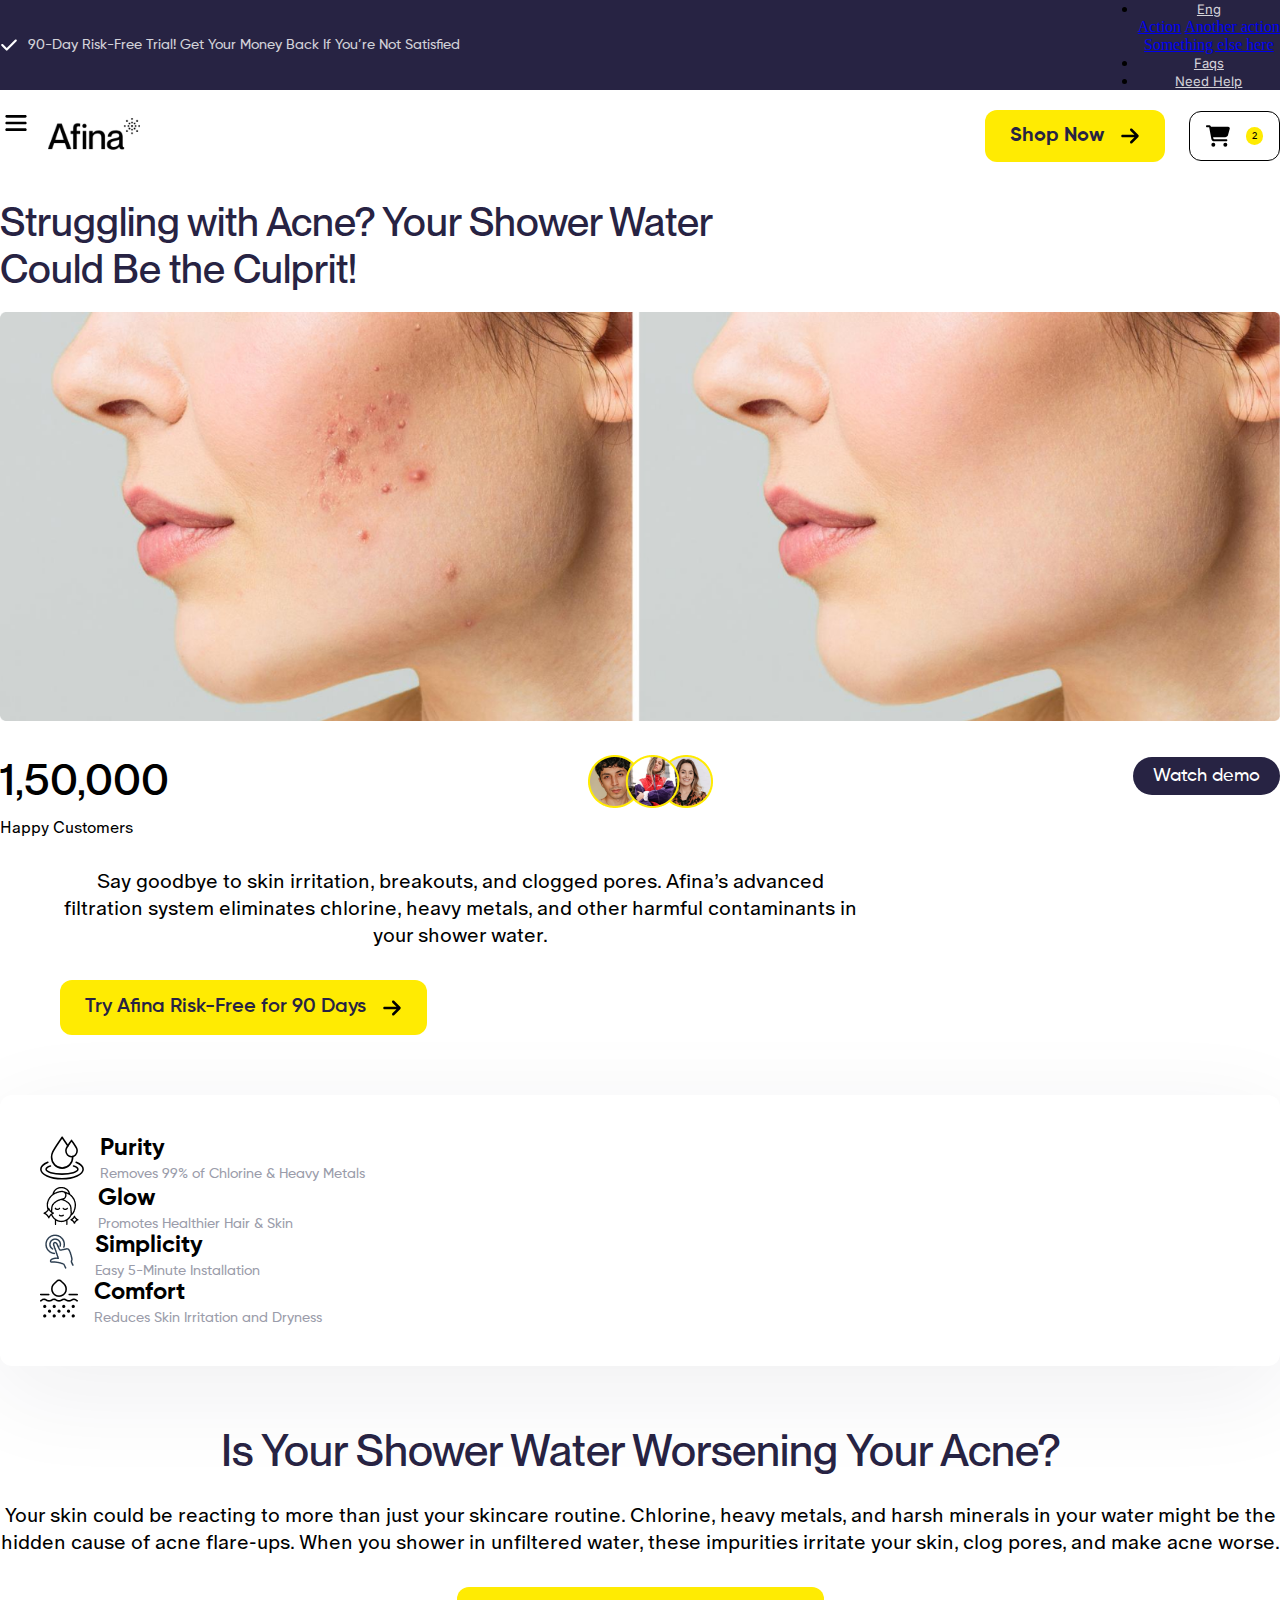
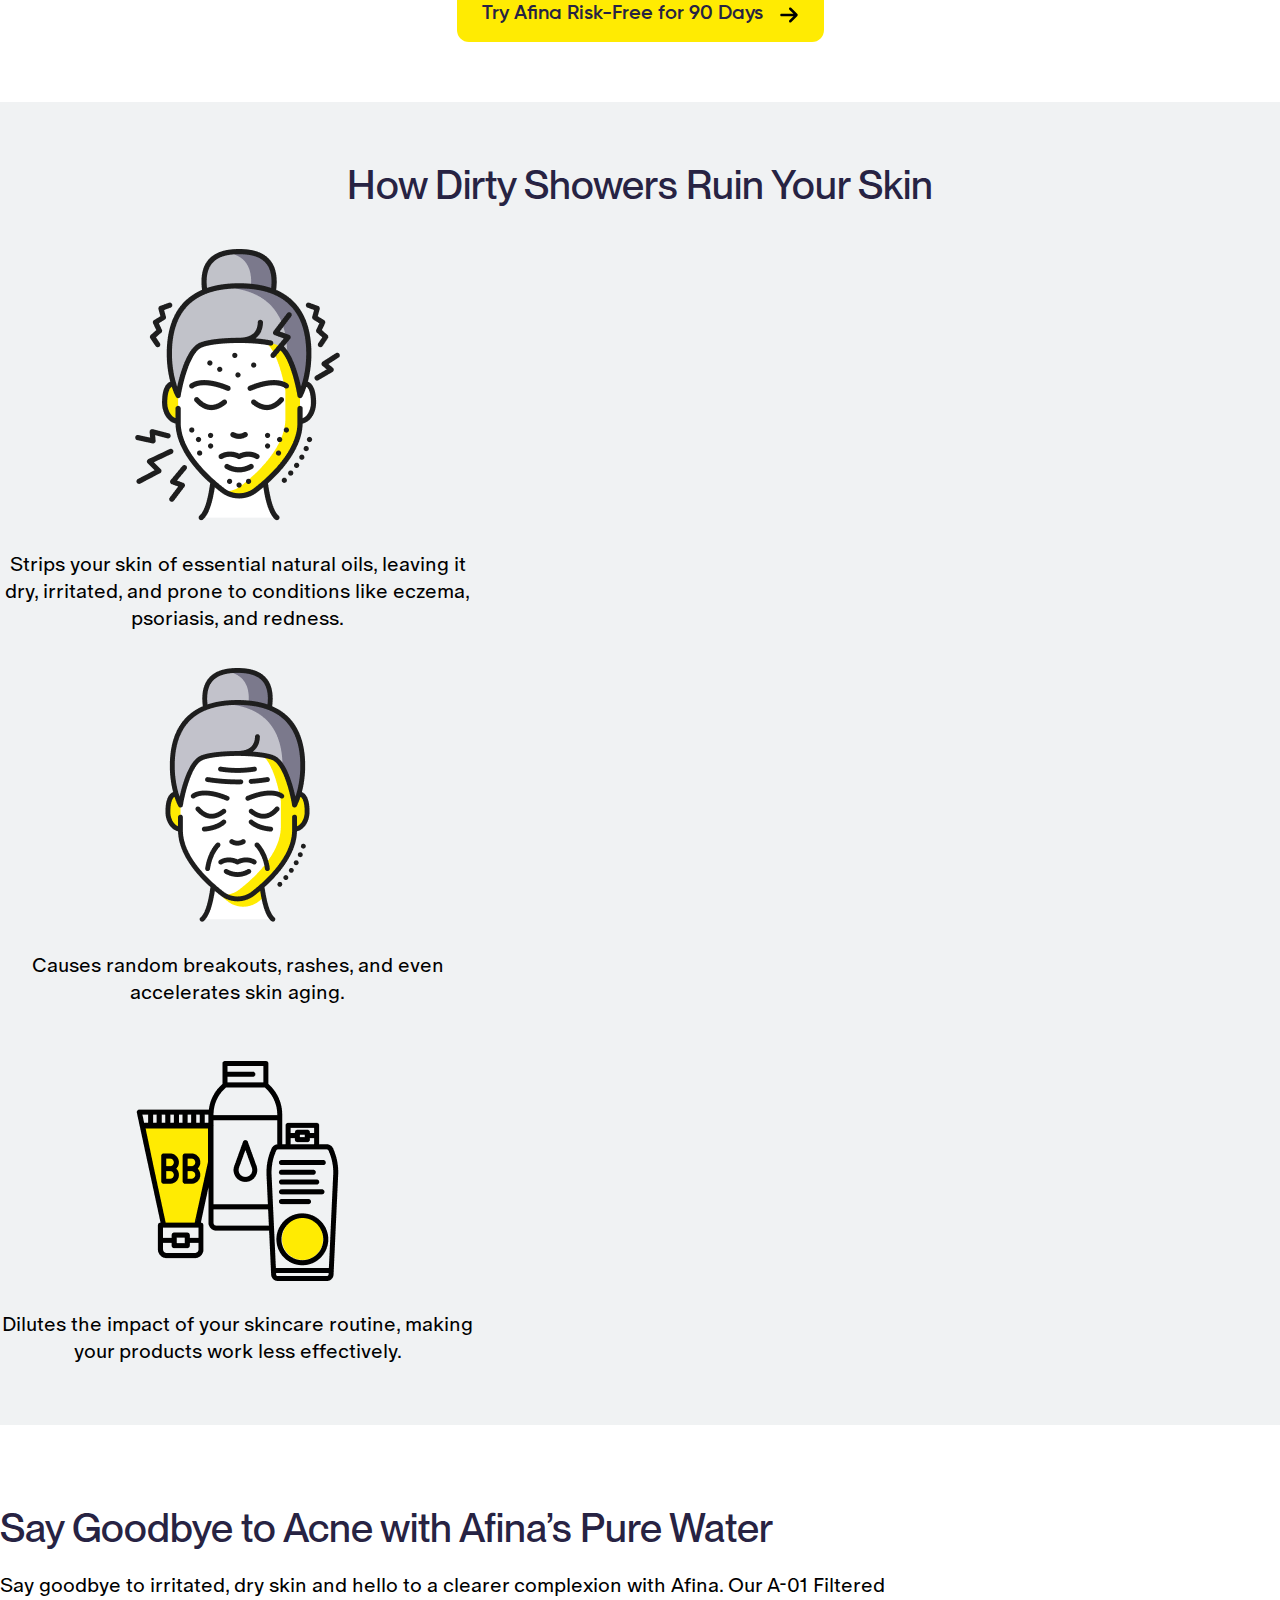
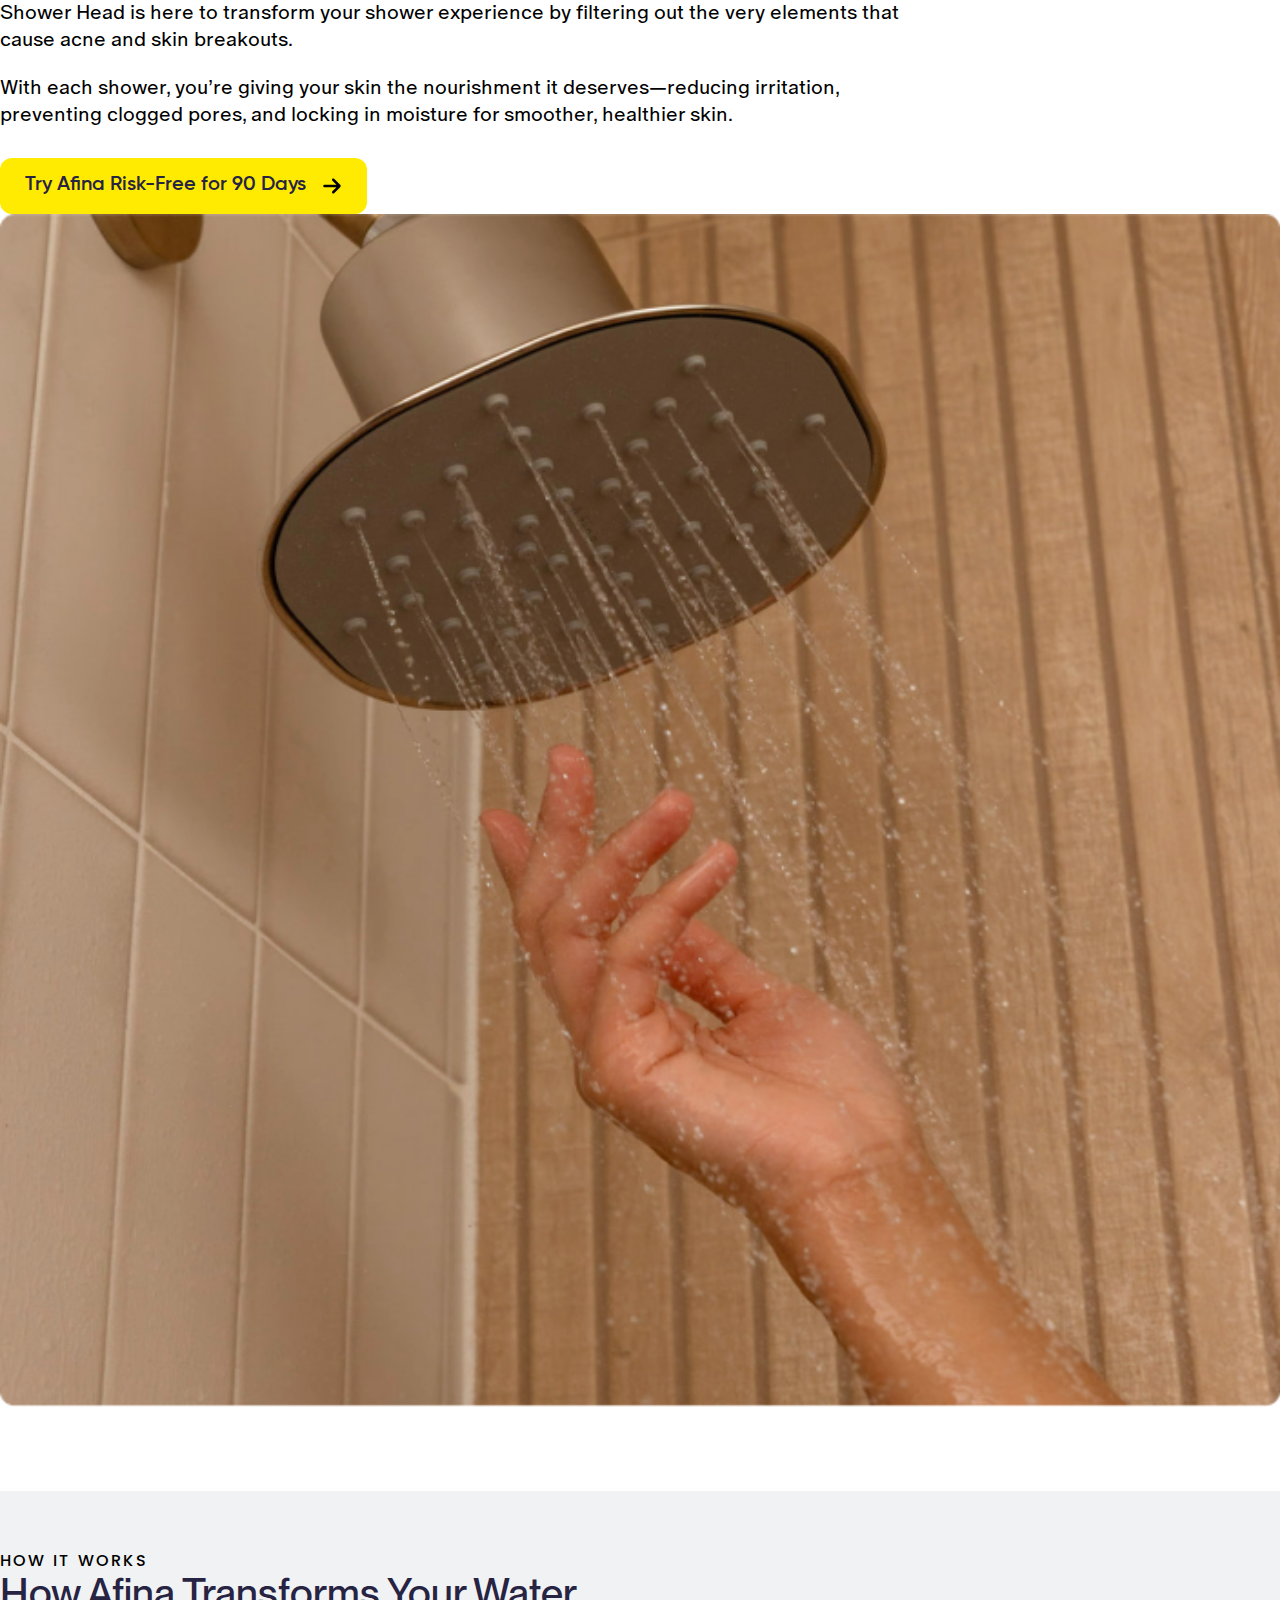
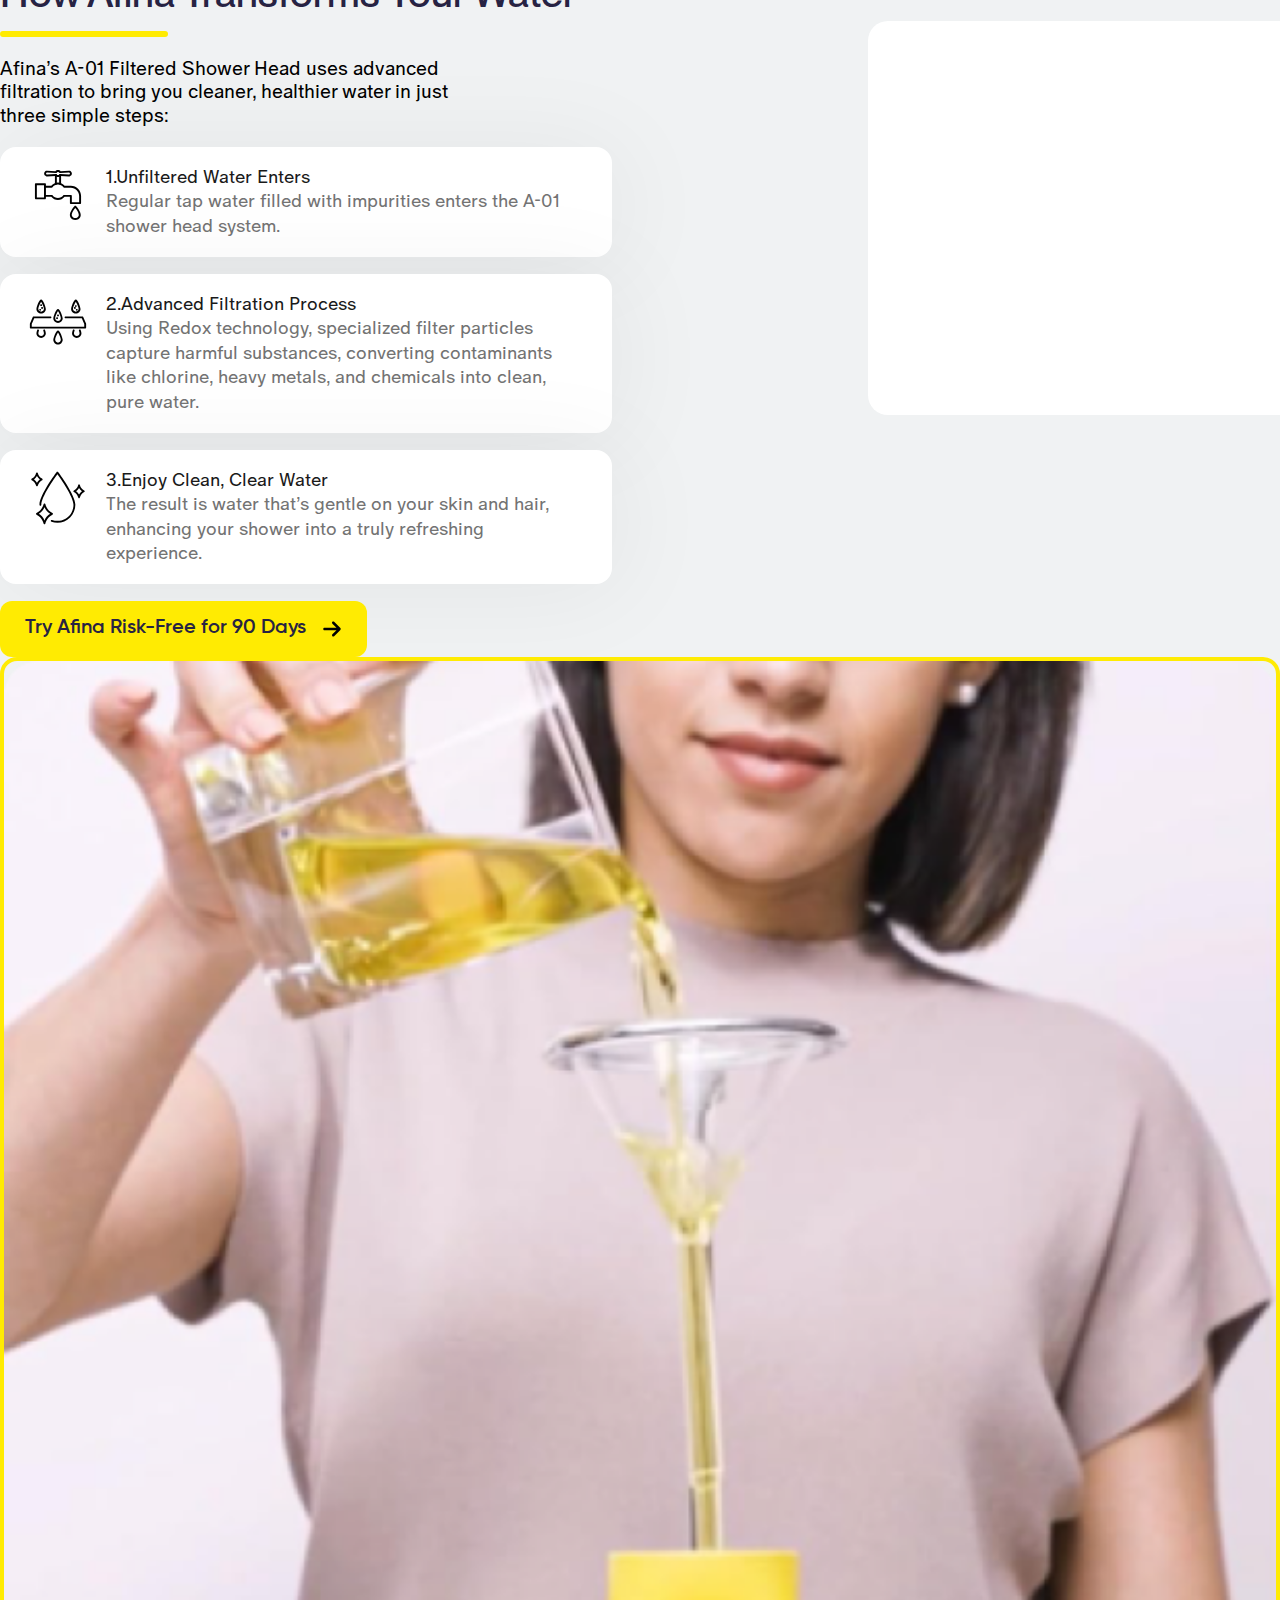
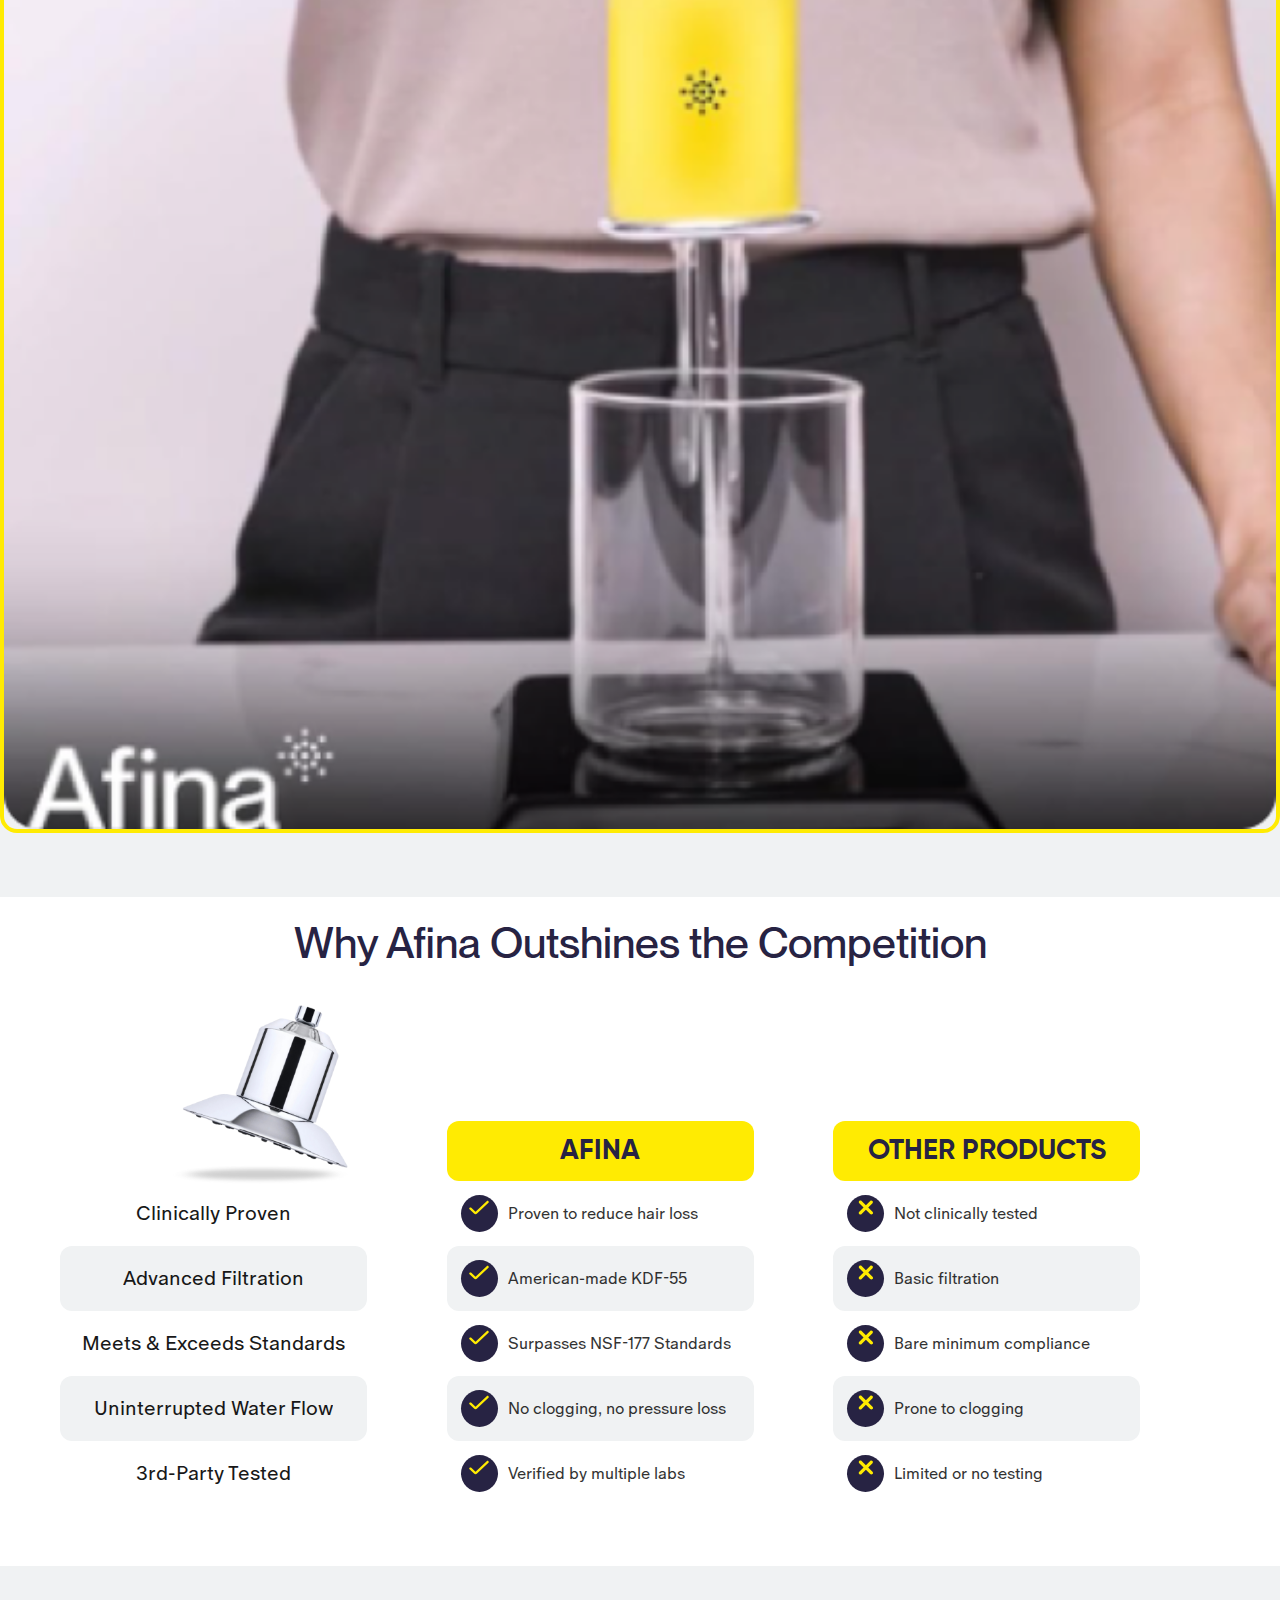
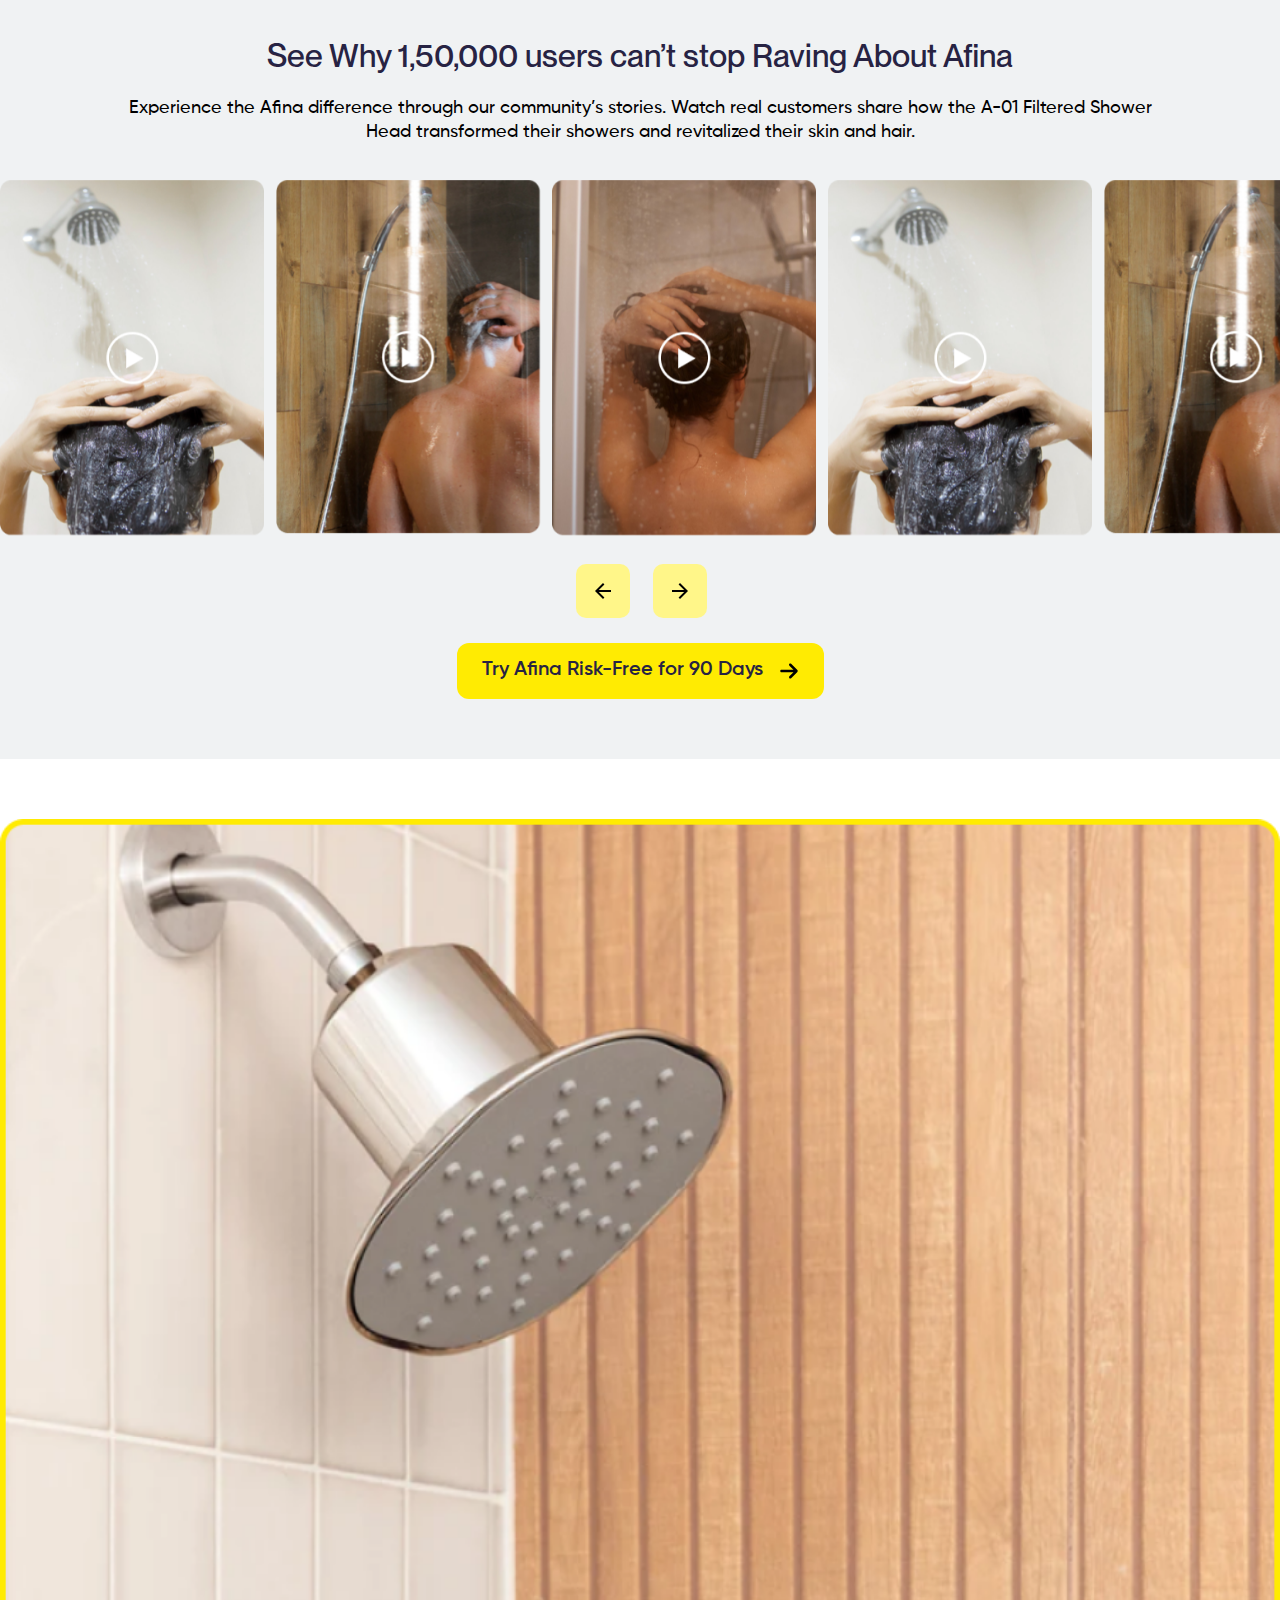
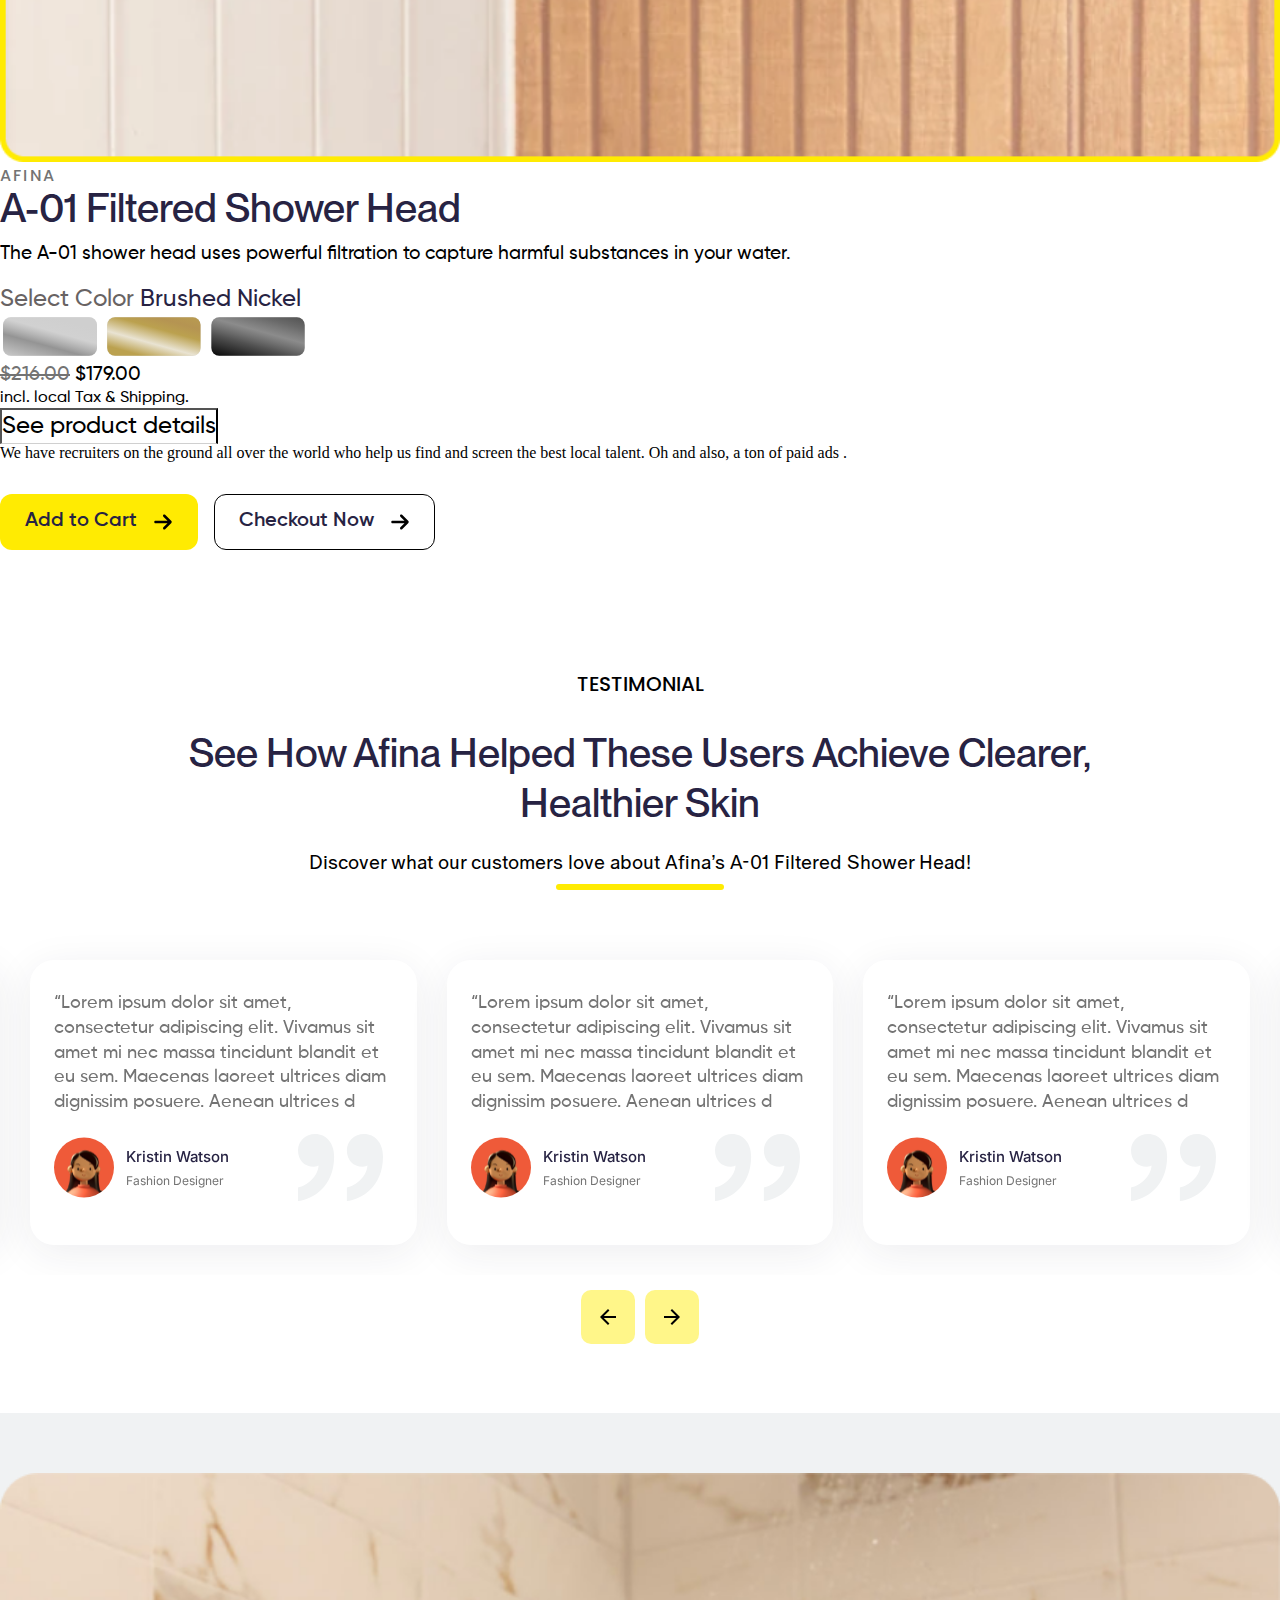
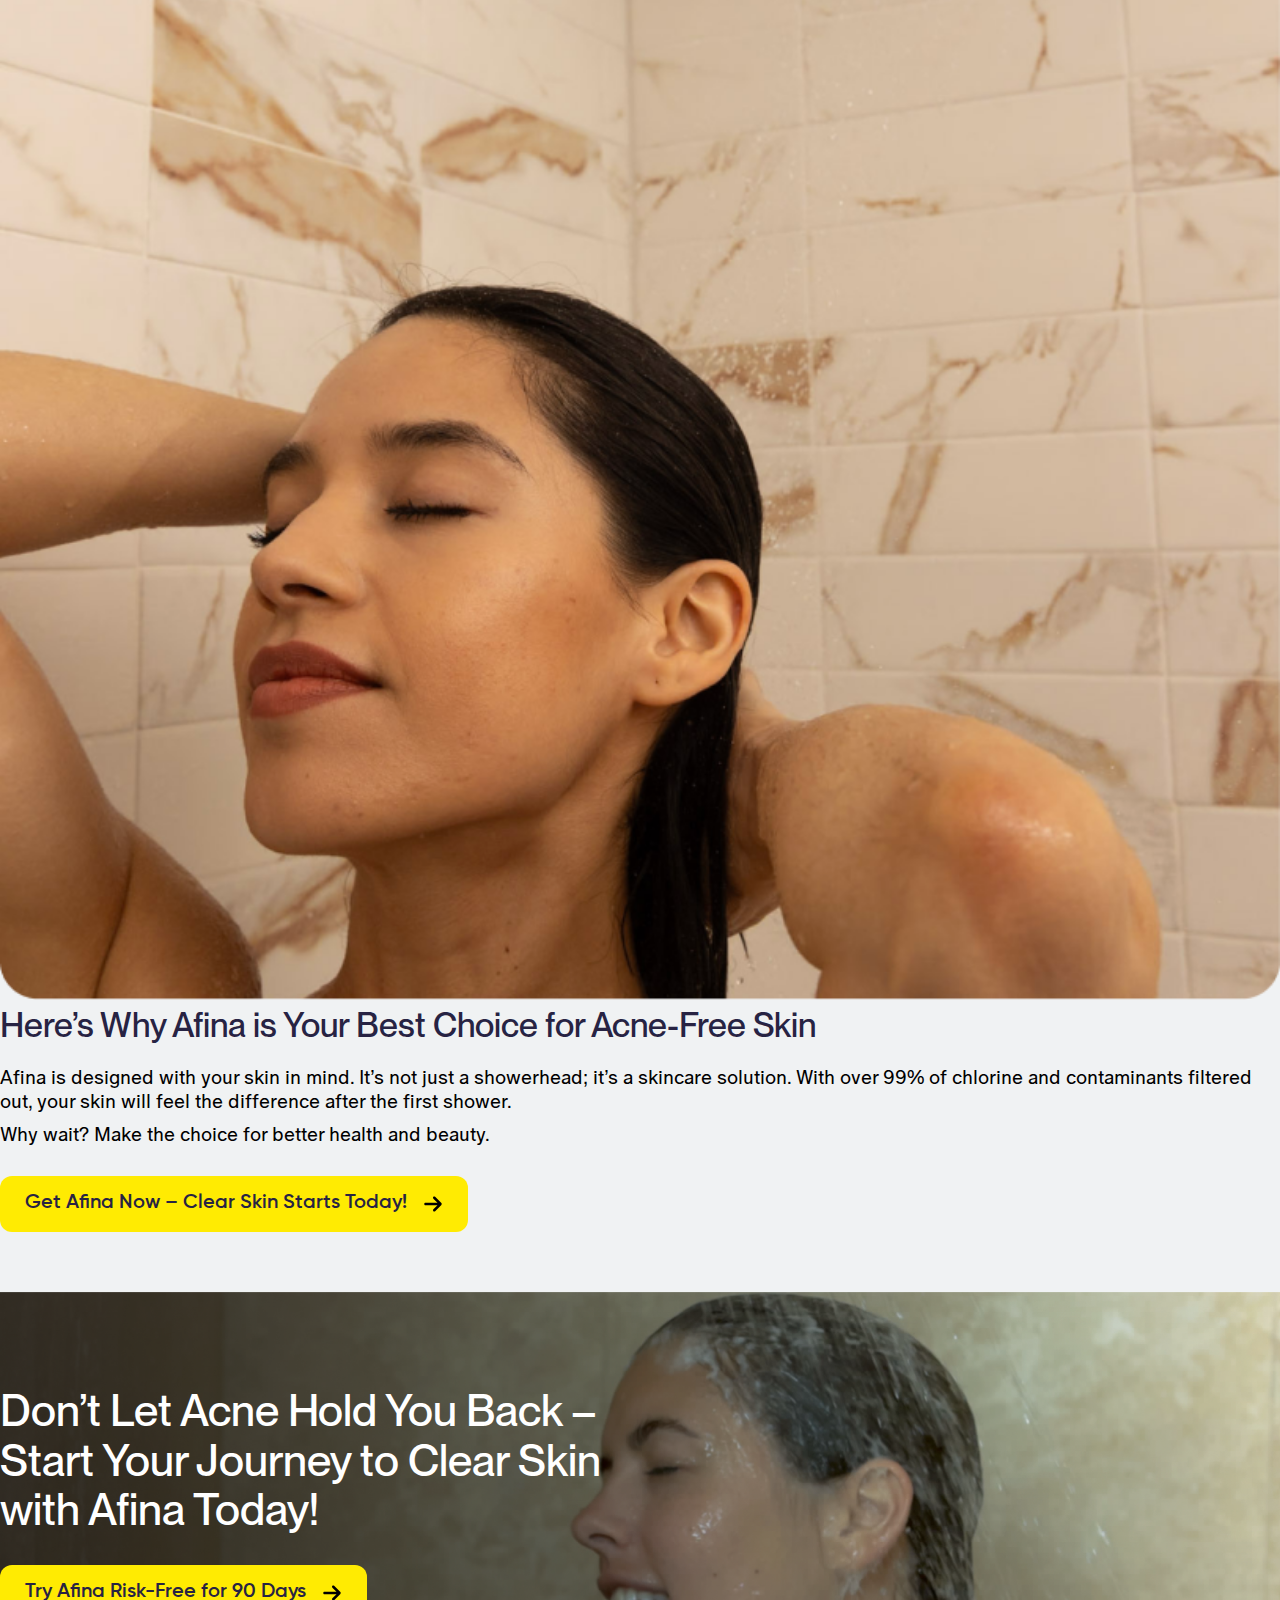
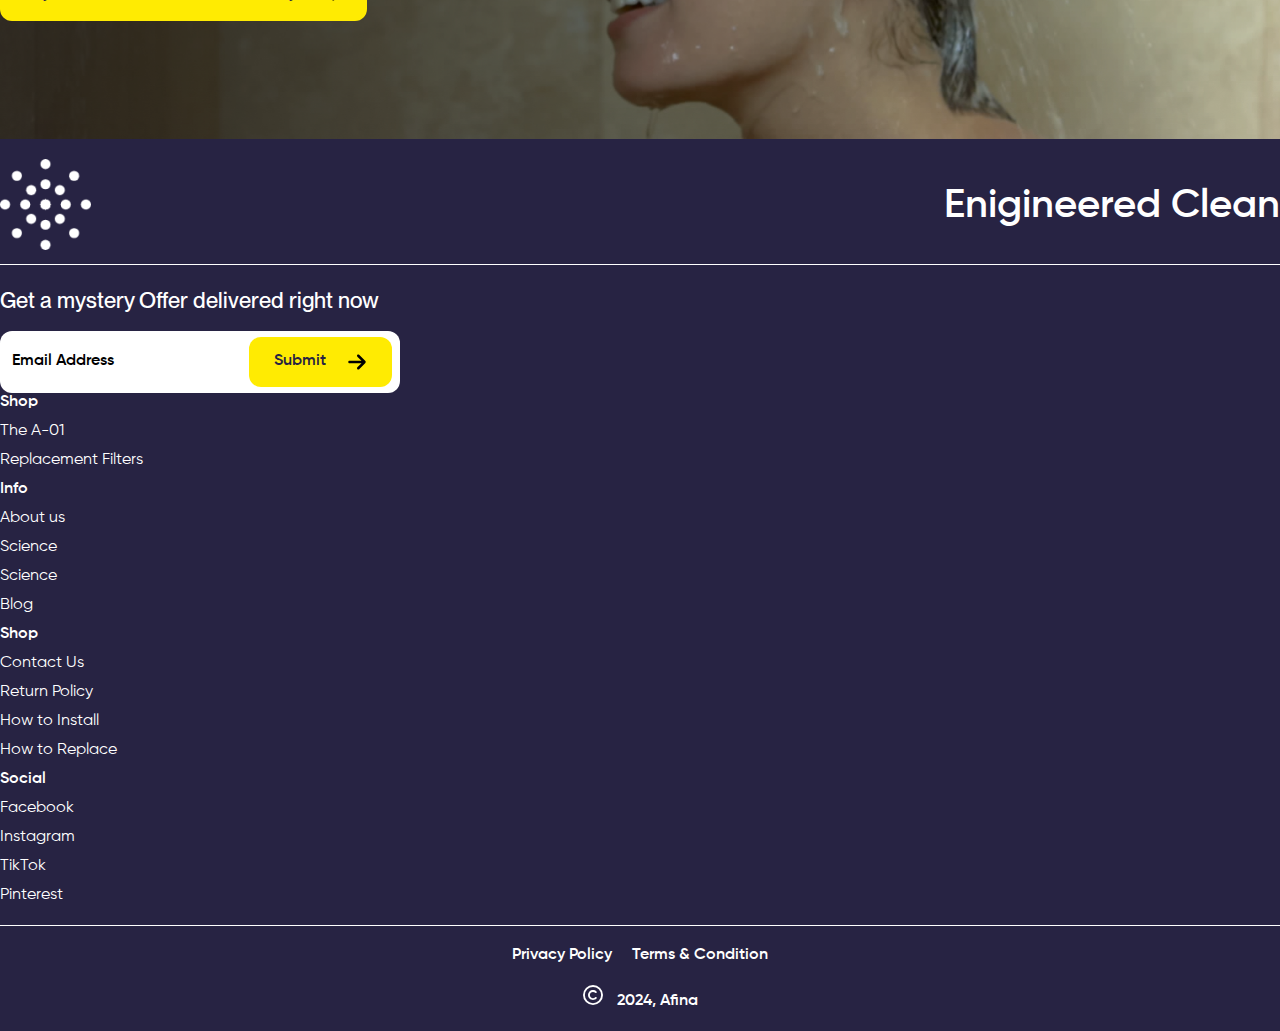
<file: variotion-3.html>
<!DOCTYPE html>
<html lang="en">

<head>
    <meta charset="UTF-8">
    <meta name="viewport" content="width=device-width, initial-scale=1.0">
    <title>Document</title>
    <link rel="stylesheet" href="./assets/css/variation-3.css">
    <link rel="stylesheet" href="./assets/css/variation-2.css">
    <link rel="stylesheet" href="./assets/style.css">
    <link href="https://cdn.jsdelivr.net/npm/bootstrap@5.0.2/dist/css/bootstrap.min.css" rel="stylesheet"
        integrity="sha384-EVSTQN3/azprG1Anm3QDgpJLIm9Nao0Yz1ztcQTwFspd3yD65VohhpuuCOmLASjC" crossorigin="anonymous">
    <link rel="stylesheet" href="https://cdnjs.cloudflare.com/ajax/libs/font-awesome/6.7.1/css/all.min.css"
        integrity="sha512-5Hs3dF2AEPkpNAR7UiOHba+lRSJNeM2ECkwxUIxC1Q/FLycGTbNapWXB4tP889k5T5Ju8fs4b1P5z/iB4nMfSQ=="
        crossorigin="anonymous" referrerpolicy="no-referrer" />
    <!-- Owl Carousel CSS -->
    <link rel="stylesheet" href="https://cdn.jsdelivr.net/npm/owl.carousel@2.3.4/dist/assets/owl.carousel.min.css">
    <link rel="stylesheet" href="https://cdn.jsdelivr.net/npm/owl.carousel@2.3.4/dist/assets/owl.theme.default.min.css">
    <link rel="preconnect" href="https://fonts.googleapis.com">
    <link rel="preconnect" href="https://fonts.gstatic.com" crossorigin>
    <link
        href="https://fonts.googleapis.com/css2?family=Poppins:ital,wght@0,100;0,200;0,300;0,400;0,500;0,600;0,700;0,800;0,900;1,100;1,200;1,300;1,400;1,500;1,600;1,700;1,800;1,900&display=swap"
        rel="stylesheet">
    <link
        href="https://fonts.googleapis.com/css2?family=Inter:ital,opsz,wght@0,14..32,100..900;1,14..32,100..900&family=Lexend:wght@100..900&family=Luxurious+Roman&family=Open+Sans:ital,wght@0,300..800;1,300..800&family=Quintessential&display=swap"
        rel="stylesheet">
</head>

<body>
    <div class="top-bar">
        <div class="container">
            <div class="top-section ">
                <div class="top-bartxt">
                    <svg xmlns="http://www.w3.org/2000/svg" viewBox="0 0 448 512">
                        <path
                            d="M438.6 105.4c12.5 12.5 12.5 32.8 0 45.3l-256 256c-12.5 12.5-32.8 12.5-45.3 0l-128-128c-12.5-12.5-12.5-32.8 0-45.3s32.8-12.5 45.3 0L160 338.7 393.4 105.4c12.5-12.5 32.8-12.5 45.3 0z"
                            fill="#FFFFFF" />
                    </svg>
                    <h1>90-Day Risk-Free Trial! Get Your Money Back If You’re Not Satisfied</h1>
                </div>
                <div class="nav-top">
                    <nav class="navbar navbar-expand">
                        <div class="collapse navbar-collapse">
                            <ul class="navbar-nav mr-auto">
                                <li class="nav-item dropdown">
                                    <a class="nav-link dropdown-toggle" href="#" id="navbarDropdown" role="button"
                                        data-toggle="dropdown" aria-haspopup="true" aria-expanded="false">
                                        Eng
                                    </a>
                                    <div class="dropdown-menu" aria-labelledby="navbarDropdown">
                                        <a class="dropdown-item" href="#">Action</a>
                                        <a class="dropdown-item" href="#">Another action</a>
                                        <div class="dropdown-divider"></div>
                                        <a class="dropdown-item" href="#">Something else here</a>
                                    </div>
                                </li>
                                <li class="nav-item">
                                    <a class="nav-link" href="#">Faqs</a>
                                </li>
                                <li class="nav-item">
                                    <a class="nav-link " href="#">Need Help</a>
                                </li>
                            </ul>
                        </div>
                    </nav>
                </div>
            </div>
        </div>
    </div>
    <!-- header -->
    <header>
        <div class="container">
            <div class="header-section">
                <div class="logo-container">
                    <!-- side-bar -->
                    <div class=" mt-3 justify-content-between ">
                        <div id="mySidepanel" class="sidepanel">
                            <div class="logo logo2">
                                <img src="./assets/images/main-logo.svg" alt="Logo">
                            </div>
                            <a href="javascript:void(0)" class="closebtn" onclick="closeNav()">&times;</a>
                            <ul>
                                <li>
                                    <a href="./variation-2.html">Variation-2</a>
                                </li>
                                <li>
                                    <a href="./index.html">home</a>
                                </li>
                                <li>
                                    <a href="./variation-4.html">Variation-4</a>
                                </li>
                                <li>
                                    <a href="./variation-5.html">Variation-5</a>
                                </li>
                              
                            </ul>

                        </div>
                        <button class="openbtn" onclick="openNav()">
                            <img src="./assets/images/sidebar-img.svg" alt="Open Menu">
                        </button>
                    </div>
                    <!-- main-logo -->
                    <div class="logo">
                        <a href="#"> <img src="./assets/images/main-logo.svg" alt="logo">
                        </a>
                    </div>
                </div>
                <div class="header-left">
                    <div class="shop-now-button ">
                        <a href="#">Shop Now</a>
                        <svg xmlns="http://www.w3.org/2000/svg" viewBox="0 0 448 512" class="shop-icon">
                            <path
                                d="M438.6 278.6c12.5-12.5 12.5-32.8 0-45.3l-160-160c-12.5-12.5-32.8-12.5-45.3 0s-12.5 32.8 0 45.3L338.8 224 32 224c-17.7 0-32 14.3-32 32s14.3 32 32 32l306.7 0L233.4 393.4c-12.5 12.5-12.5 32.8 0 45.3s32.8 12.5 45.3 0l160-160z" />
                        </svg>
                    </div>

                    <div>
                        <div class="shop-btn navbar-btn">
                            <svg xmlns="http://www.w3.org/2000/svg"
                                viewBox="0 0 576 512"><!--!Font Awesome Free 6.7.1 by @fontawesome - https://fontawesome.com License - https://fontawesome.com/license/free Copyright 2024 Fonticons, Inc.-->
                                <path
                                    d="M0 24C0 10.7 10.7 0 24 0L69.5 0c22 0 41.5 12.8 50.6 32l411 0c26.3 0 45.5 25 38.6 50.4l-41 152.3c-8.5 31.4-37 53.3-69.5 53.3l-288.5 0 5.4 28.5c2.2 11.3 12.1 19.5 23.6 19.5L488 336c13.3 0 24 10.7 24 24s-10.7 24-24 24l-288.3 0c-34.6 0-64.3-24.6-70.7-58.5L77.4 54.5c-.7-3.8-4-6.5-7.9-6.5L24 48C10.7 48 0 37.3 0 24zM128 464a48 48 0 1 1 96 0 48 48 0 1 1 -96 0zm336-48a48 48 0 1 1 0 96 48 48 0 1 1 0-96z" />
                            </svg>
                            <div class="conut-shop">
                                <p>2</p>
                            </div>
                        </div>
                    </div>
                </div>
            </div>
        </div>
    </header>
    <!-- banner-page -->
    <section class="banner-page1">
        <div class="container">
            <div class="banner-page-container">
                <div class=" banner-txt " id="banner-txt1">
                    <h2>Struggling with Acne? Your Shower Water Could Be the Culprit!</h2>
                </div>
                <div class="banner-img-container">
                    <img class=" desktop" src="./assets/images/variation-3-baneer-img.png" alt="variation-3-baneer-img">
                    <div class="phone banner-img2 ">
                        <img src="./assets/images/before-img.png" alt="before-img">
                        <img src="./assets/images/after-img.png" alt="before-img">
                    </div>
                </div>
                <div class="row">
                    <div class="col-5">
                        <div class="happy-customrs-variation-3">
                            <div class="happy-customrs-text desktop">
                                <h2>1,50,000</h2>
                                <p>Happy Customers</p>
                            </div>
                            <div class="happy-img-group">
                                <a href="#"><img src="./assets/images/happy-img-group.png" alt="happy-img-group"></a>

                            </div>
                            <div class="Watch-demo Watch-demo2">
                                <a href="#">Watch demo</a>
                            </div>
                        </div>
                    </div>
                    <div class="col ">
                        <div class="banner-txt-riht">
                            <div class="banner-txt">
                                <p>Say goodbye to skin irritation, breakouts, and clogged pores. Afina’s advanced
                                    filtration system eliminates chlorine, heavy metals, and other harmful contaminants
                                    in your shower water.
                                </p>
                            </div>
                            <div class="variation-3-banner-btn">
                                <div class="shop-now-button phone-icon">
                                    <a href="#">Try Afina Risk-Free for 90 Days</a>
                                    <svg xmlns="http://www.w3.org/2000/svg" viewBox="0 0 448 512" class="shop-icon">
                                        <path
                                            d="M438.6 278.6c12.5-12.5 12.5-32.8 0-45.3l-160-160c-12.5-12.5-32.8-12.5-45.3 0s-12.5 32.8 0 45.3L338.8 224 32 224c-17.7 0-32 14.3-32 32s14.3 32 32 32l306.7 0L233.4 393.4c-12.5 12.5-12.5 32.8 0 45.3s32.8 12.5 45.3 0l160-160z" />
                                    </svg>
                                </div>
                            </div>
                        </div>
                    </div>
                </div>
                <div class="baneer-trusted .baneer-trusted12">
                    <div class="right-sign"><svg xmlns="http://www.w3.org/2000/svg" viewBox="0 0 448 512">
                            <path
                                d="M438.6 105.4c12.5 12.5 12.5 32.8 0 45.3l-256 256c-12.5 12.5-32.8 12.5-45.3 0l-128-128c-12.5-12.5-12.5-32.8 0-45.3s32.8-12.5 45.3 0L160 338.7 393.4 105.4c12.5-12.5 32.8-12.5 45.3 0z" />
                        </svg></div>
                    <p>Trusted by over 1,50,000 happy customers</p>
                </div>
                <div class="banner-bottom3">
                    <div class="row">
                        <div class="col-lg">
                            <div class="banner-bottom-card">
                                <div class="banner-card-img">
                                    <img src="./assets/images/purity.svg" alt="purityimg">
                                </div>
                                <div class="baneer-card-txt">
                                    <h2>Purity</h2>
                                    <p>Removes 99% of Chlorine & Heavy Metals</p>
                                </div>
                            </div>
                        </div>
                        <div class="col-lg">
                            <div class="banner-bottom-card">
                                <div class="banner-card-img">
                                    <img src="./assets/images/purity2.png" alt="purityimg">
                                </div>
                                <div class="baneer-card-txt">
                                    <h2>Glow</h2>
                                    <p>Promotes Healthier Hair & Skin</p>
                                </div>
                            </div>
                        </div>
                        <div class="col-lg">
                            <div class="banner-bottom-card">
                                <div class="banner-card-img">
                                    <img src="./assets/images/purity3.png" alt="purityimg">
                                </div>
                                <div class="baneer-card-txt">
                                    <h2>Simplicity</h2>
                                    <p>Easy 5-Minute Installation</p>
                                </div>
                            </div>
                        </div>
                        <div class="col-lg">
                            <div class="banner-bottom-card">
                                <div class="banner-card-img">
                                    <img src="./assets/images/purity1.png" alt="purityimg">
                                </div>
                                <div class="baneer-card-txt">
                                    <h2>Comfort</h2>
                                    <p>Reduces Skin Irritation and Dryness</p>
                                </div>
                            </div>
                        </div>
                    </div>
                </div>
                <div class="baneer-bottom-txt">
                    <div class=" banner-txt">
                        <h2>Is Your Shower Water Worsening Your Acne?</h2>
                    </div>
                    <div class="banner-txt">
                        <p>Your skin could be reacting to more than just your skincare routine. Chlorine, heavy metals,
                            and harsh minerals in your water might be the hidden cause of acne flare-ups. When you
                            shower in unfiltered water, these impurities irritate your skin, clog pores, and make acne
                            worse.
                        </p>
                    </div>
                    <div class="variation-3-banner-btn">
                        <div class="shop-now-button phone-icon">
                            <a href="#">Try Afina Risk-Free for 90 Days</a>
                            <svg xmlns="http://www.w3.org/2000/svg" viewBox="0 0 448 512" class="shop-icon">
                                <path
                                    d="M438.6 278.6c12.5-12.5 12.5-32.8 0-45.3l-160-160c-12.5-12.5-32.8-12.5-45.3 0s-12.5 32.8 0 45.3L338.8 224 32 224c-17.7 0-32 14.3-32 32s14.3 32 32 32l306.7 0L233.4 393.4c-12.5 12.5-12.5 32.8 0 45.3s32.8 12.5 45.3 0l160-160z" />
                            </svg>
                        </div>
                    </div>
                </div>
            </div>
        </div>
    </section>
    <!-- How Dirty Showers Ruin Your Skin -->
    <section class="DirtyShowers">
        <div class="container">
            <div class="banner-txt">
                <h2 class="DirtyShowers-h2">How Dirty Showers Ruin Your Skin</h2>
            </div>
            <div class="DirtyShowers-container">
                <div class="row">
                    <div class="col-md-4">
                        <div class="DirtyShowers-card">
                            <div><img src="./assets/images/DirtyShowers1.png" alt="DirtyShowers1"></div>
                            <div class="banner-txt ">
                                <p>Strips your skin of essential natural oils, leaving it dry, irritated, and prone to
                                    conditions like eczema, psoriasis, and redness.
                                </p>
                            </div>
                        </div>
                    </div>
                    <div class="col-md-4 ">
                        <div class="DirtyShowers-card ">
                            <div class="banner-txt11"><img src="./assets/images/DirtyShowers2.png" alt="DirtyShowers1">
                            </div>
                            <div class="banner-txt">
                                <p>Causes random breakouts, rashes, and even accelerates skin aging.</p>
                            </div>
                        </div>
                    </div>
                    <div class="col-md-4">
                        <div class="DirtyShowers-card">
                            <div class="banner-txt12"><img src="./assets/images/DirtyShowers-3.png" alt="DirtyShowers1">
                            </div>
                            <div class="banner-txt">
                                <p>Dilutes the impact of your skincare routine, making your products work less
                                    effectively.
                                </p>
                            </div>
                        </div>
                    </div>
                </div>
            </div>
            <div class="variation-3-banner-btn phone">
                <div class="shop-now-button phone-icon">
                    <a href="#">Try Afina Risk-Free for 90 Days</a>
                    <svg xmlns="http://www.w3.org/2000/svg" viewBox="0 0 448 512" class="shop-icon">
                        <path
                            d="M438.6 278.6c12.5-12.5 12.5-32.8 0-45.3l-160-160c-12.5-12.5-32.8-12.5-45.3 0s-12.5 32.8 0 45.3L338.8 224 32 224c-17.7 0-32 14.3-32 32s14.3 32 32 32l306.7 0L233.4 393.4c-12.5 12.5-12.5 32.8 0 45.3s32.8 12.5 45.3 0l160-160z" />
                    </svg>
                </div>
            </div>
        </div>
    </section>

    <!-- Goodbye to Acne  -->
    <section class="Goodbye-Acne">
        <div class="container">
            <div class="row">
                <div class="col">
                    <div class="banner-txt">
                        <h2 id="Goodbye-Acneh2" class="desktop">Say Goodbye to Acne with Afina’s Pure Water</h2>
                        <p id="Goodbye-Acneh2">Say goodbye to irritated, dry skin and hello to a clearer complexion with
                            Afina. Our A-01
                            Filtered Shower Head is here to transform your shower experience by filtering out the very
                            elements that cause acne and skin breakouts.
                        </p>
                        <p id="Goodbye-Acneh2">
                            With each shower, you’re giving your skin the nourishment it deserves—reducing irritation,
                            preventing clogged pores, and locking in moisture for smoother, healthier skin.
                        </p>
                        <div class="variation-3-banner-btn ">
                            <div class="shop-now-button phone-icon">
                                <a href="#">Try Afina Risk-Free for 90 Days</a>
                                <svg xmlns="http://www.w3.org/2000/svg" viewBox="0 0 448 512" class="shop-icon">
                                    <path
                                        d="M438.6 278.6c12.5-12.5 12.5-32.8 0-45.3l-160-160c-12.5-12.5-32.8-12.5-45.3 0s-12.5 32.8 0 45.3L338.8 224 32 224c-17.7 0-32 14.3-32 32s14.3 32 32 32l306.7 0L233.4 393.4c-12.5 12.5-12.5 32.8 0 45.3s32.8 12.5 45.3 0l160-160z" />
                                </svg>
                            </div>
                        </div>
                    </div>
                </div>
                <div class="col">
                    <div class="banner-txt phone">
                        <h2 id="Goodbye-Acneh2 ">Say Goodbye to Acne with Afina’s Pure Water</h2>
                        <div class="pink-line PROBLEM-line phone"></div>

                    </div>
                    <div class="Goodbye-Acne-right"><img src="./assets/images/goodbye-scane.png" alt="goodbye-scane">
                    </div>
                </div>
            </div>
        </div>
    </section>

    <!-- How Afina Transforms Your Water -->
    <section class="Transforms-section">
        <div class="container">
            <div class="row">
                <div class="col-8">
                    <div class="Transforms-txt">
                        <h2 class="heading-h2">HOW IT WORKS</h2>
                        <h3 class="heading-h3">How Afina Transforms Your Water</h3>
                        <div class="pink-line"></div>
                        <h4 class="text-p">Afina’s A-01 Filtered Shower Head uses advanced filtration to bring you
                            cleaner, healthier
                            water
                            in just three simple steps:</h4>
                        <div class="Transforms-Cardcontainer-card desktop">
                            <div class="Transforms-Cardcontainer">
                                <div class="TransformsImg">
                                    <img src="./assets/images/nal1.svg" alt="nalImg">
                                </div>
                                <div class="Transforms-card-txt">
                                    <h2> <span>1.</span>Unfiltered Water Enters</h2>
                                    <p>Regular tap water filled with impurities enters the A-01 shower head system.
                                    </p>
                                </div>
                            </div>
                            <div class="Transforms-Cardcontainer">
                                <div class="TransformsImg">
                                    <img src="./assets/images/nal2.svg" alt="nalImg">
                                </div>
                                <div class="Transforms-card-txt">
                                    <h2> <span>2.</span>Advanced Filtration Process</h2>
                                    <p>Using Redox technology, specialized filter particles capture harmful substances,
                                        converting contaminants like chlorine, heavy metals, and chemicals into clean,
                                        pure water.
                                    </p>
                                </div>
                            </div>
                            <div class="Transforms-Cardcontainer">
                                <div class="TransformsImg">
                                    <img src="./assets/images/nal3.svg" alt="nalImg">
                                </div>
                                <div class="Transforms-card-txt">
                                    <h2> <span>3.</span>Enjoy Clean, Clear Water</h2>
                                    <p>The result is water that’s gentle on your skin and hair, enhancing your shower
                                        into a truly refreshing experience.
                                    </p>
                                </div>
                            </div>
                        </div>
                    </div>
                    <div class="transform-btn desktop">
                        <div class="shop-now-button phone-icon">
                            <a href="#">Try Afina Risk-Free for 90 Days</a>
                            <svg xmlns="http://www.w3.org/2000/svg" viewBox="0 0 448 512" class="shop-icon">
                                <path
                                    d="M438.6 278.6c12.5-12.5 12.5-32.8 0-45.3l-160-160c-12.5-12.5-32.8-12.5-45.3 0s-12.5 32.8 0 45.3L338.8 224 32 224c-17.7 0-32 14.3-32 32s14.3 32 32 32l306.7 0L233.4 393.4c-12.5 12.5-12.5 32.8 0 45.3s32.8 12.5 45.3 0l160-160z" />
                            </svg>
                        </div>
                    </div>
                </div>
                <div class="col-4">
                    <div class="transform-img">
                        <img src="./assets/images/transform-img.png" alt="transformimg">
                    </div>
                </div>
            </div>
            <div class="phone Transforms-Cardcontainer-card-phone">
                <div class="Transforms-Cardcontainer">
                    <div class="TransformsImg">
                        <img src="./assets/images/nal.svg" alt="nalImg">
                    </div>
                    <div class="Transforms-card-txt">
                        <h2> <span>1.</span>Unfiltered Water Enters</h2>
                        <p>Regular tap water, filled with impurities, enters the A-01 shower head system as
                            usual.
                        </p>
                    </div>
                </div>
                <div class="Transforms-Cardcontainer">
                    <div class="TransformsImg">
                        <img src="./assets/images/nal.svg" alt="nalImg">
                    </div>
                    <div class="Transforms-card-txt">
                        <h2> <span>2.</span>Advanced Filtration Process</h2>
                        <p>Using Redox technology, specialized filter particles capture harmful substances, converting
                            contaminants like chlorine, heavy metals, and chemicals into clean, pure water.
                        </p>
                    </div>
                </div>
                <div class="Transforms-Cardcontainer">
                    <div class="TransformsImg">
                        <img src="./assets/images/nal.svg" alt="nalImg">
                    </div>
                    <div class="Transforms-card-txt">
                        <h2> <span>3.</span>Enjoy Clean, Clear Water</h2>
                        <p>The result is water that’s gentle on your skin and hair, enhancing your shower into a truly
                            refreshing experience.

                    </div>
                </div>
                <div class="transform-btn2">
                    <div class="shop-now-button phone-icon">
                        <a href="#">Try Afina Risk-Free for 90 Days</a>
                        <svg xmlns="http://www.w3.org/2000/svg" viewBox="0 0 448 512" class="shop-icon">
                            <path
                                d="M438.6 278.6c12.5-12.5 12.5-32.8 0-45.3l-160-160c-12.5-12.5-32.8-12.5-45.3 0s-12.5 32.8 0 45.3L338.8 224 32 224c-17.7 0-32 14.3-32 32s14.3 32 32 32l306.7 0L233.4 393.4c-12.5 12.5-12.5 32.8 0 45.3s32.8 12.5 45.3 0l160-160z" />
                        </svg>
                    </div>
                </div>
            </div>
        </div>
    </section>
    <!-- Outshines-section -->
    <section class="Outshines-section">
        <div class="container">
            <div class="Healthy-txt1">
                <h2 class="Outshines-sectionh2">Why Afina Outshines the Competition</h2>
                <div class="pink-line phone variation-2-line"></div>
            </div>
            <div class="outshines-section-container">
                <div class="Outshines-card left-border">
                    <img class="Outshines-cardimg" src="./assets/images/Outshines-section-img.png" alt="">
                </div>
                <div class="Outshines-card pink-card afina-table2 table-top">
                    <h2>AFINA</h2>
                </div>
                <div class="Outshines-card pink-card table-top">
                    <h2>OTHER PRODUCTS</h2>
                </div>
                <div class="Outshines-card table-top">
                    <p>Clinically Proven</p>
                </div>
                <div class="Outshines-card">
                    <div class="icon"><img src="./assets/images/correct-sign.svg" alt="correct-sign"></div>
                    <h6>Proven to reduce hair loss</h6>
                </div>
                <div class="Outshines-card">
                    <div class="icon"><img src="./assets/images/wrong-sign.svg" alt="wrong-sign"></div>
                    <h6> Not clinically tested</h6>
                </div>
                <div class="Outshines-card Outshines-card2">
                    <p>Advanced Filtration</p>
                </div>
                <div class="Outshines-card Outshines-card2">
                    <div class="icon"><img src="./assets/images/correct-sign.svg" alt="correct-sign"></div>
                    <h6>American-made KDF-55</h6>
                </div>
                <div class="Outshines-card Outshines-card2">
                    <div class="icon"><img src="./assets/images/wrong-sign.svg" alt="wrong-sign"></div>
                    <h6>Basic filtration</h6>
                </div>
                <div class="Outshines-card">
                    <p>Meets & Exceeds Standards</p>
                </div>
                <div class="Outshines-card">
                    <div class="icon"><img src="./assets/images/correct-sign.svg" alt="correct-sign"></div>
                    <h6>Surpasses NSF-177 Standards</h6>
                </div>
                <div class="Outshines-card">
                    <div class="icon"><img src="./assets/images/wrong-sign.svg" alt="wrong-sign"></div>
                    <h6>Bare minimum compliance</h6>
                </div>
                <div class="Outshines-card Outshines-card2">
                    <p>Uninterrupted Water Flow</p>
                </div>
                <div class="Outshines-card Outshines-card2">
                    <div class="icon"><img src="./assets/images/correct-sign.svg" alt="correct-sign"></div>
                    <h6>No clogging, no pressure loss</h6>
                </div>
                <div class="Outshines-card Outshines-card2">
                    <div class="icon"><img src="./assets/images/wrong-sign.svg" alt="wrong-sign"></div>
                    <h6>Prone to clogging</h6>
                </div>
                <div class="Outshines-card table-bottom">
                    <p>3rd-Party Tested</p>
                </div>
                <div class="Outshines-card table-bottom">
                    <div class="icon"><img src="./assets/images/correct-sign.svg" alt="correct-sign"></div>
                    <h6>Verified by multiple labs</h6>
                </div>
                <div class="Outshines-card table-bottom">
                    <div class="icon"><img src="./assets/images/wrong-sign.svg" alt="wrong-sign"></div>
                    <h6>Limited or no testing</h6>
                </div>
            </div>
        </div>
    </section>
    <!-- Essential section -->

    <section class=" Afina-Difference">
        <div class="container">
            <div class="Afina-Difference-section">
                <div class="video-txt">
                    <h3 class="heading-h3">See Why 1,50,000 users can’t stop Raving About Afina</h3>
                    <h4 class="text-p">Experience the Afina difference through our community’s stories.
                        Watch real
                        customers
                        share how the A-01 Filtered Shower Head transformed their showers and revitalized
                        their
                        skin and hair.</h4>
                </div>
                <div class="owl-carousel owl-theme video-carousel">
                    <div class="item">
                        <div class="video-carousel-img"><img src="./assets/images/video-carousel.png"
                                alt="video-carousel"></div>
                    </div>
                    <div class="item">
                        <div class="video-carousel-img"><img src="./assets/images/video-carousel2.png"
                                alt="video-carousel"></div>
                    </div>
                    <div class="item">
                        <div class="video-carousel-img"><img src="./assets/images/video-carousel3.png"
                                alt="video-carousel"></div>
                    </div>
                    <div class="item">
                        <div class="video-carousel-img"><img src="./assets/images/video-carousel.png"
                                alt="video-carousel"></div>
                    </div>
                    <div class="item">
                        <div class="video-carousel-img"><img src="./assets/images/video-carousel2.png"
                                alt="video-carousel"></div>
                    </div>
                    <div class="item">
                        <div class="video-carousel-img"><img src="./assets/images/video-carousel3.png"
                                alt="video-carousel"></div>
                    </div>
                </div>
            </div>
            <div class="Afina-Difference-btn">
                <div class="shop-now-button phone-icon">
                    <a href="#">Try Afina Risk-Free for 90 Days</a>
                    <svg xmlns="http://www.w3.org/2000/svg" viewBox="0 0 448 512" class="shop-icon">
                        <path
                            d="M438.6 278.6c12.5-12.5 12.5-32.8 0-45.3l-160-160c-12.5-12.5-32.8-12.5-45.3 0s-12.5 32.8 0 45.3L338.8 224 32 224c-17.7 0-32 14.3-32 32s14.3 32 32 32l306.7 0L233.4 393.4c-12.5 12.5-12.5 32.8 0 45.3s32.8 12.5 45.3 0l160-160z" />
                    </svg>
                </div>
            </div>
        </div>
    </section>
    <!-- A-01 Filtered Shower Head -->
    <section class="Filtered-Shower">
        <div class="container">
            <div class="row">
                <div class="col-lg">
                    <h3 class="heading-h3 phone" id="Buy-Now1">Buy Now</h3>
                    <div class="Filtered-ShowerImg">
                        <img src="./assets/images/shower-img.png" alt="shower-img">
                    </div>
                </div>
                <div class="col-lg">
                    <div class="Filtered-Shower-right">
                        <h2 class="heading-h2">AFINA</h2>
                        <h3 class="heading-h3">A-01 Filtered Shower Head</h3>
                        <p class="text-p">The A-01 shower head uses powerful filtration to capture harmful substances in
                            your water.
                        </p>
                        <h4>Select Color <span>Brushed Nickel</span></h4>
                        <div class="select-color">
                            <img src="./assets/images/select-color1.svg" alt="select-color">
                            <img src="./assets/images/select-color2.svg" alt="select-color">
                            <img src="./assets/images/select-color3.svg" alt="select-color">
                        </div>
                        <h5><span><strike>$216.00</strike></span> <span>$179.00</span></h5>
                        <h6>incl. local Tax & Shipping.</h6>
                        <div class="shop-now-button phone-icon phone buy-now">
                            <a href="#">Buy Now</a>
                            <svg xmlns="http://www.w3.org/2000/svg" viewBox="0 0 448 512" class="shop-icon">
                                <path
                                    d="M438.6 278.6c12.5-12.5 12.5-32.8 0-45.3l-160-160c-12.5-12.5-32.8-12.5-45.3 0s-12.5 32.8 0 45.3L338.8 224 32 224c-17.7 0-32 14.3-32 32s14.3 32 32 32l306.7 0L233.4 393.4c-12.5 12.5-12.5 32.8 0 45.3s32.8 12.5 45.3 0l160-160z" />
                            </svg>
                        </div>
                        <div class="Filtered-Shower-phone-btn">
                            <div class="shop-now-button">
                                <a href="#">Buy Now</a>
                                <svg xmlns="http://www.w3.org/2000/svg" viewBox="0 0 448 512" class="shop-icon">
                                    <path
                                        d="M438.6 278.6c12.5-12.5 12.5-32.8 0-45.3l-160-160c-12.5-12.5-32.8-12.5-45.3 0s-12.5 32.8 0 45.3L338.8 224 32 224c-17.7 0-32 14.3-32 32s14.3 32 32 32l306.7 0L233.4 393.4c-12.5 12.5-12.5 32.8 0 45.3s32.8 12.5 45.3 0l160-160z" />
                                </svg>
                            </div>
                        </div>
                        <div class="asked-questions-accourdian">
                            <div class="accordionParent">
                                <div class="accordion accordion-flush" id="accordionFlushExample">
                                    <div class="accordion-item">
                                        <h2 class="accordion-header" id="flush-headingOne">
                                            <button class="accordion-button collapsed" type="button"
                                                data-bs-toggle="collapse" data-bs-target="#flush-collapseOne"
                                                aria-expanded="false" aria-controls="flush-collapseOne">
                                                See product details
                                            </button>
                                        </h2>
                                        <div id="flush-collapseOne" class="accordion-collapse collapse"
                                            aria-labelledby="flush-headingOne" data-bs-parent="#accordionFlushExample">
                                            <div class="accordion-body">We have recruiters on the ground all over the
                                                world who
                                                help us find and screen the best local talent. Oh and also, a ton of
                                                paid ads
                                                .</div>
                                        </div>
                                    </div>
                                </div>
                            </div>
                        </div>
                        <div class="Filtered-Shower-button">
                            <div class="shop-now-button phone-icon AddtoCart">
                                <a href="#">Add to Cart</a>
                                <svg xmlns="http://www.w3.org/2000/svg" viewBox="0 0 448 512" class="shop-icon">
                                    <path
                                        d="M438.6 278.6c12.5-12.5 12.5-32.8 0-45.3l-160-160c-12.5-12.5-32.8-12.5-45.3 0s-12.5 32.8 0 45.3L338.8 224 32 224c-17.7 0-32 14.3-32 32s14.3 32 32 32l306.7 0L233.4 393.4c-12.5 12.5-12.5 32.8 0 45.3s32.8 12.5 45.3 0l160-160z" />
                                </svg>
                            </div>
                            <div class="shop-now-button Checkout-btn phone-icon">
                                <a href="#">Checkout Now</a>
                                <svg xmlns="http://www.w3.org/2000/svg" viewBox="0 0 448 512" class="shop-icon">
                                    <path
                                        d="M438.6 278.6c12.5-12.5 12.5-32.8 0-45.3l-160-160c-12.5-12.5-32.8-12.5-45.3 0s-12.5 32.8 0 45.3L338.8 224 32 224c-17.7 0-32 14.3-32 32s14.3 32 32 32l306.7 0L233.4 393.4c-12.5 12.5-12.5 32.8 0 45.3s32.8 12.5 45.3 0l160-160z" />
                                </svg>
                            </div>
                        </div>
                    </div>
                </div>
            </div>
        </div>
    </section>

    <!-- Happy Customers,Healthier Showers -->
    <section class="happy-customers">
        <div class="container">
            <div class="happy-headeing">
                <h2>TESTIMONIAL</h2>
                <h3 class="heading-h3 veriation-3-happy">See How Afina Helped These Users Achieve Clearer, Healthier
                    Skin</h3>
                <p class="text-p">Discover what our customers love about Afina’s A-01 Filtered Shower Head!</p>
                <div class="pink-line PROBLEM-line"></div>
            </div>
            <div class=" owl-carousel happy-bottom owl-theme">
                <div class="item">
                    <div class="happy-card">
                        <p>“Lorem ipsum dolor sit amet, consectetur adipiscing elit. Vivamus sit amet mi nec massa
                            tincidunt
                            blandit et eu sem. Maecenas laoreet ultrices diam dignissim posuere. Aenean ultrices d</p>
                        <div class="happy-card-bottom">
                            <div class="happy-card-left">
                                <img src="./assets/images/happys-img.svg" alt="/happys-img">
                                <div class="happy-cardTxt">
                                    <h2>
                                        Kristin Watson
                                    </h2>
                                    <p>Fashion Designer</p>
                                </div>
                            </div>

                            <div class="happ-right-img">
                                <img src="./assets/images/happys-right.svg" alt="happys-right">
                            </div>
                        </div>
                    </div>
                </div>
                <div class="item">
                    <div class="happy-card">
                        <p>“Lorem ipsum dolor sit amet, consectetur adipiscing elit. Vivamus sit amet mi nec massa
                            tincidunt
                            blandit et eu sem. Maecenas laoreet ultrices diam dignissim posuere. Aenean ultrices d</p>
                        <div class="happy-card-bottom">
                            <div class="happy-card-left">
                                <img src="./assets/images/happys-img.svg" alt="/happys-img">
                                <div class="happy-cardTxt">
                                    <h2>
                                        Kristin Watson
                                    </h2>
                                    <p>Fashion Designer</p>
                                </div>
                            </div>

                            <div class="happ-right-img">
                                <img src="./assets/images/happys-right.svg" alt="happys-right">
                            </div>
                        </div>
                    </div>
                </div>
                <div class="item">
                    <div class="happy-card">
                        <p>“Lorem ipsum dolor sit amet, consectetur adipiscing elit. Vivamus sit amet mi nec massa
                            tincidunt
                            blandit et eu sem. Maecenas laoreet ultrices diam dignissim posuere. Aenean ultrices d</p>
                        <div class="happy-card-bottom">
                            <div class="happy-card-left">
                                <img src="./assets/images/happys-img.svg" alt="/happys-img">
                                <div class="happy-cardTxt">
                                    <h2>
                                        Kristin Watson
                                    </h2>
                                    <p>Fashion Designer</p>
                                </div>
                            </div>

                            <div class="happ-right-img">
                                <img src="./assets/images/happys-right.svg" alt="happys-right">
                            </div>
                        </div>
                    </div>
                </div>
                <div class="item">
                    <div class="happy-card">
                        <p>“Lorem ipsum dolor sit amet, consectetur adipiscing elit. Vivamus sit amet mi nec massa
                            tincidunt
                            blandit et eu sem. Maecenas laoreet ultrices diam dignissim posuere. Aenean ultrices d</p>
                        <div class="happy-card-bottom">
                            <div class="happy-card-left">
                                <img src="./assets/images/happys-img.svg" alt="/happys-img">
                                <div class="happy-cardTxt">
                                    <h2>
                                        Kristin Watson
                                    </h2>
                                    <p>Fashion Designer</p>
                                </div>
                            </div>

                            <div class="happ-right-img">
                                <img src="./assets/images/happys-right.svg" alt="happys-right">
                            </div>
                        </div>
                    </div>
                </div>
            </div>
        </div>
    </section>

    <!-- Here’s Why Afina is Your Best Choice for Acne-Free Skin -->
    <section class="Acne-FreeSkin">
        <div class="container">
            <div class="row">
                <div class="col">
                    <h2 class="heading-h3 phone">Here’s Why Afina is Your Best Choice for Acne-Free Skin</h2>
                    <div class="pink-line PROBLEM-line phone"></div>
                    <div class="Acne-FreeSkin-img"> <img src="./assets/images/free-scan.png" alt="/free-scan"></div>

                </div>
                <div class="col">
                    <div class="Acne-FreeSkin-left">
                        <h2 class="heading-h3 desktop">Here’s Why Afina is Your Best Choice for Acne-Free Skin</h2>
                        <h3 class="text-p">Afina is designed with your skin in mind. It’s not just a showerhead; it’s a
                            skincare solution. With over 99% of chlorine and contaminants filtered out, your skin will
                            feel the difference after the first shower.
                        </h3>
                        <h4 class="text-p"> <span>Why wait?</span> Make the choice for better health and beauty.</h4>
                        <div class="shop-now-button phone-btn1 laptop-btn1">
                            <a href="#">Get Yours Today</a>
                            <svg xmlns="http://www.w3.org/2000/svg" viewBox="0 0 448 512" class="shop-icon">
                                <path
                                    d="M438.6 278.6c12.5-12.5 12.5-32.8 0-45.3l-160-160c-12.5-12.5-32.8-12.5-45.3 0s-12.5 32.8 0 45.3L338.8 224 32 224c-17.7 0-32 14.3-32 32s14.3 32 32 32l306.7 0L233.4 393.4c-12.5 12.5-12.5 32.8 0 45.3s32.8 12.5 45.3 0l160-160z" />
                            </svg>
                        </div>
                        <div class="variation-3-banner-btn">
                            <div class="shop-now-button  phone-icon">
                                <a id="Afina-tbn-3" href="#">Get Afina Now – Clear Skin Starts Today!</a>
                                <svg xmlns="http://www.w3.org/2000/svg" viewBox="0 0 448 512" class="shop-icon">
                                    <path
                                        d="M438.6 278.6c12.5-12.5 12.5-32.8 0-45.3l-160-160c-12.5-12.5-32.8-12.5-45.3 0s-12.5 32.8 0 45.3L338.8 224 32 224c-17.7 0-32 14.3-32 32s14.3 32 32 32l306.7 0L233.4 393.4c-12.5 12.5-12.5 32.8 0 45.3s32.8 12.5 45.3 0l160-160z" />
                                </svg>
                            </div>
                        </div>
                    </div>
                </div>
            </div>
        </div>
    </section>

    <!-- Don’t Let Acne Hold You Back – Start Your Journey to Clear Skin with Afina Today!n -->
    <section class="JourneyTOClear">
        <div class="container">
            <div class="JourneyTOClear-text">
                <div class="baneer-bottom-txt">
                    <div class=" banner-txt">
                        <h2>Don’t Let Acne Hold You Back – Start Your Journey to Clear Skin with Afina Today!</h2>
                    </div>
                </div>
                <div class="shop-now-button phone-icon">
                    <a href="#">Try Afina Risk-Free for 90 Days</a>
                    <svg xmlns="http://www.w3.org/2000/svg" viewBox="0 0 448 512" class="shop-icon">
                        <path
                            d="M438.6 278.6c12.5-12.5 12.5-32.8 0-45.3l-160-160c-12.5-12.5-32.8-12.5-45.3 0s-12.5 32.8 0 45.3L338.8 224 32 224c-17.7 0-32 14.3-32 32s14.3 32 32 32l306.7 0L233.4 393.4c-12.5 12.5-12.5 32.8 0 45.3s32.8 12.5 45.3 0l160-160z" />
                    </svg>
                </div>
            </div>
        </div>
    </section>
    <!-- footer -->

    <footer>
        <div class="container">
            <div class="footer-top">
                <div class="footer-logo">
                    <a href="#"><img src="./assets/images/logo-footer.svg" alt="logo-footer"></a>
                </div>
                <div class="footer-toptxt">
                    <h2>Enigineered Clean</h2>
                </div>
            </div>
            <h3 class="mystery-Offer">Get a mystery Offer delivered right now</h3>
            <div class="footer-middle">
                <div class="row">
                    <div class="col-xl-4">
                        <div class="subscribe-container">
                            <input type="email" placeholder="Email Address">
                            <button class="shop-now-button submit-btn">Submit <span><svg
                                        xmlns="http://www.w3.org/2000/svg" viewBox="0 0 448 512" class="shop-icon">
                                        <path
                                            d="M438.6 278.6c12.5-12.5 12.5-32.8 0-45.3l-160-160c-12.5-12.5-32.8-12.5-45.3 0s-12.5 32.8 0 45.3L338.8 224 32 224c-17.7 0-32 14.3-32 32s14.3 32 32 32l306.7 0L233.4 393.4c-12.5 12.5-12.5 32.8 0 45.3s32.8 12.5 45.3 0l160-160z" />
                                    </svg></span></button>
                        </div>
                    </div>
                    <div class="col-xl-8 footer-middle-link">
                        <div class="row">
                            <div class="col-lg">
                                <h2 class="link-heading">Shop</h2>
                                <div class="footer-link">
                                    <ul>
                                        <li><a href="#">The A-01</a></li>
                                        <li><a href="#">Replacement Filters</a></li>
                                    </ul>
                                </div>
                            </div>
                            <div class="col-lg">
                                <h2 class="link-heading">Info</h2>
                                <div class="footer-link">
                                    <ul>
                                        <li><a href="#">About us</a></li>
                                        <li><a href="#">Science</a></li>
                                        <li><a href="#">Science</a></li>
                                        <li><a href="#">Blog</a></li>
                                    </ul>
                                </div>
                            </div>
                            <div class="col-lg">
                                <h2 class="link-heading">Shop</h2>
                                <div class="footer-link">
                                    <ul>
                                        <li><a href="#">Contact Us</a></li>
                                        <li><a href="#">Return Policy</a></li>
                                        <li><a href="#">How to Install</a></li>
                                        <li><a href="#">How to Replace</a></li>
                                    </ul>
                                </div>
                            </div>
                            <div class="col-lg">
                                <h2 class="link-heading">Social</h2>
                                <div class="footer-link">
                                    <ul>
                                        <li><a href="#">Facebook</a></li>
                                        <li><a href="#">Instagram</a></li>
                                        <li><a href="#">TikTok</a></li>
                                        <li><a href="#">Pinterest</a></li>
                                    </ul>
                                </div>
                            </div>
                        </div>
                    </div>
                </div>
            </div>
            <div class="footer-bottom">
                <div class="footer-link">
                    <ul>
                        <li><a href="#"></a>Privacy Policy </li>
                        <li><a href="#"></a>Terms & Condition </li>
                    </ul>
                </div>
                <p><span><svg xmlns="http://www.w3.org/2000/svg" viewBox="0 0 512 512">
                            <path
                                d="M256 48a208 208 0 1 1 0 416 208 208 0 1 1 0-416zm0 464A256 256 0 1 0 256 0a256 256 0 1 0 0 512zM199.4 312.6c-31.2-31.2-31.2-81.9 0-113.1s81.9-31.2 113.1 0c9.4 9.4 24.6 9.4 33.9 0s9.4-24.6 0-33.9c-50-50-131-50-181 0s-50 131 0 181s131 50 181 0c9.4-9.4 9.4-24.6 0-33.9s-24.6-9.4-33.9 0c-31.2 31.2-81.9 31.2-113.1 0z" />
                        </svg></span> 2024, Afina</p>
            </div>
        </div>
    </footer>

    <script src="https://cdn.jsdelivr.net/npm/bootstrap@5.3.3/dist/js/bootstrap.bundle.min.js"
        integrity="sha384-YvpcrYf0tY3lHB60NNkmXc5s9fDVZLESaAA55NDzOxhy9GkcIdslK1eN7N6jIeHz"
        crossorigin="anonymous"></script>
    <!-- Bootstrap JS, Popper.js, and jQuery -->
    <script src="https://code.jquery.com/jquery-3.5.1.slim.min.js"></script>
    <script src="https://cdn.jsdelivr.net/npm/@popperjs/core@2.9.3/dist/umd/popper.min.js"></script>
    <script src="https://stackpath.bootstrapcdn.com/bootstrap/4.5.2/js/bootstrap.min.js"></script>
    <script src="https://cdnjs.cloudflare.com/ajax/libs/OwlCarousel2/2.3.4/owl.carousel.min.js"
        integrity="sha512-bPs7Ae6pVvhOSiIcyUClR7/q2OAsRiovw4vAkX+zJbw3ShAeeqezq50RIIcIURq7Oa20rW2n2q+fyXBNcU9lrw=="
        crossorigin="anonymous" referrerpolicy="no-referrer"></script>
    <script src="./assets/js/index.js"></script>
</body>

</html>
</file>
<file: assets/style.css>
* {
    box-sizing: border-box;
    margin: 0;
    padding: 0;
    /* border: 1px solid red; */
}

@font-face {
    font-family: 'Gilroy-Medium';
    font-style: Medium;
    src: url('./font/Gilroy-Medium.ttf'),
}

@font-face {
    font-family: 'Gilroy-Regular';
    font-style: bold;
    src: url('./font/gilroy-regular-maisfontes.00f7/gilroy-regular.ttf'),
}

@font-face {
    font-family: 'gilroy-bold';
    font-style: bold;
    src: url('./font/gilroy-bold-cufonfonts/Gilroy-Bold.ttf'),
}

@font-face {
    font-family: 'Gilroy-SemiBold';
    font-style: bold;
    src: url('./font/Gilroy-SemiBold.ttf'),
}

@font-face {
    font-family: 'PP Neue Montreal';
    font-style: bold;
    src: url('./font/pp-neue-montreal-cdnfonts/ppneuemontreal-medium.otf'),
}


@font-face {
    font-family: 'ABC Oracle Book Unlicensed Trial';
    src: url('./font/ABCOracle-Book-Trial/ABCOracle-Book-Trial.otf'),
}

@media (min-width: 1720px) {
    .container {
        max-width: 1680px !important;
    }
}


/* ================ top-bar =================== */
.top-bar {
    background-color: #272343;
    position: relative;
    z-index: 2;
}

.top-section {
    display: flex;
    justify-content: space-between;
    align-items: center;
    text-align: center;
}

.top-bartxt svg {
    width: 18px;
    height: 18px;
}

.top-bartxt {
    display: flex;
    align-items: center;
    gap: 10px;
}

.top-bartxt h1 {
    font-family: Gilroy-Medium;
    font-size: 14px;
    font-weight: 400;
    line-height: 18.2px;
    color: #FFFFFF;
    margin: 0;
    opacity: 0.8;
}

.nav-link {
    font-family: Inter;
    font-size: 13px;
    font-weight: 400;
    line-height: 16.9px;
    color: #FFFFFF !important;
    opacity: 0.8;
}

/* ============== sidebar ================ */
.logo-container {
    display: flex;
    align-items: center;
    gap: 16px;
}

.sidepanel {
    height: 100vh;
    width: 100%;
    position: fixed;
    z-index: 1000;
    top: 0;
    right: 100%;
    background: #E1E3E5;
    overflow-x: hidden;
    padding-top: 50px;
    transition: right 0.5s ease;
}

.sidepanel ul li a {
    padding: 8px 8px 8px 32px;
    text-decoration: none;
    font-size: 18px;
    font-weight: 700;
    color: rgba(0, 11, 17, 1);
    display: block;
    text-transform: uppercase;
    padding-left: 85%;
    transition: transform 0.6s ease, color 0.6s ease;
    font-family: Gilroy-Bold;
}

.sidepanel a:hover {
    color: black;
    text-decoration: underline;
    cursor: pointer;
}

.social-nav img {
    transition: filter 0.3s ease, transform 0.3s ease;
}

.social-nav img:hover {
    filter: invert(1) brightness(2) grayscale(100%);
    transform: scale(1.95);
}

.section-6-txt {
    position: absolute;
    top: 265px;
    left: 57px;
}

#navbar-btn-top {
    margin-left: 212px;
}

.sidepanel .closebtn {
    position: absolute;
    top: 0;
    right: 25px;
    font-size: 40px;
    margin-left: 50px;
    color: black !important;
    text-decoration: none;
}

.sidepanel .closebtn:hover {
    color: red !important;
    text-decoration: none !important;
}

.sidepanel ul {
    padding-left: 0 !important;
}

.logo2 {
    padding-left: 85%;
    position: relative;
    bottom: 30px;
}

.tabs button {
    font-size: 16px !important;
    text-align: center;
}

.sidepanel ul li {
    list-style: none;
}

.hide-sidebar {
    padding: 10px;
    border-bottom: 1px solid #3772FF;
}

.openbtn {
    font-size: 35px;
    cursor: pointer;
    background: transparent;
    color: white;
    border: none;
    margin-top: -19px;
    float: right;
}

/*============ header-section =============*/
header {
    padding: 20px 0;
    background-color: white;
}

.header-section {
    display: flex;
    align-items: center;
    justify-content: space-between;
}

.header-left {
    display: flex;
    align-items: center;
    gap: 24px;
}

/* .shop-now-button */
.shop-now-button {
    display: inline-flex;
    align-items: center;
    gap: 16px;
    padding: 14px 24px 14px 24px;
    border-radius: 12px;
    background-color: #FFEB02;
    font-family: Gilroy-SemiBold;
    font-size: 14px;
    font-weight: 400;
    line-height: 15.4px;
    color: #272343;
    transition: transform 0.6s ease, background-color 0.6s ease;
    border: 1px solid transparent;
}

.shop-now-button a {
    font-family: Gilroy-Bold;
    font-size: 20px;
    font-weight: 400;
    line-height: 22px;
    text-align: center;
    color: rgba(39, 35, 67, 1);
    text-decoration: none;
}

.shop-icon {
    width: 20px;
    height: 20px;
    fill: #000000;
    transition: transform 0.5s ease, ease-out 0.5s;
}

.shop-now-button:hover {
    background-color: #272343;
    cursor: pointer;
}

.shop-now-button:hover.shop-now-button a {
    color: white;
}

.shop-now-button:hover .shop-icon {
    transform: rotate(-45deg);
    fill: white;
}

.shop-btn {
    display: flex;
    align-items: center;
    gap: 16px;
    border: 1px solid #000000;
    padding: 12px 16px;
    border-radius: 12px;
}

.logo a img {
    width: 100%;
    height: auto;
}

.shop-btn svg {
    height: 24px;
    width: 24px;
}

.shop-btn p {
    font-family: Gilroy-Medium;
    font-size: 10px;
    font-weight: 400;
    line-height: 10px;
    text-align: center;
    margin: 0;
    padding-top: 0.8px;
}

.conut-shop {
    background: #FFEB02;
    border-radius: 50px;
    padding: 4px 6px;
}

/* -============ banner-section ================*/
.banner-page {
    background: rgba(240, 242, 243, 1);
    padding-top: 65px;
}

.banner-txt h2 {
    font-family: PP Neue Montreal;
    font-size: 72px;
    font-weight: 500;
    line-height: 93.6px;
    color: rgba(39, 35, 67, 1);
    padding-top: 36px;
}

.banner-txt p {
    font-family: ABC Oracle Book Unlicensed Trial;
    font-size: 24px;
    font-weight: 350;
    line-height: 33.6px;
    color: rgba(0, 0, 0, 1);
    max-width: 800px;
    padding-top: 30px;
}

.banner-left {
    display: flex;
    gap: 30px;
}

.banner-left1 img {
    margin-bottom: 32px;
}

.happy-cutomers {
    background: rgba(39, 35, 67, 1);
    border: 1px solid rgba(0, 0, 0, 1);
    padding: 15px 20px 10px 20px;
    border-radius: 6px;
}

.Risk-Free-btn {
    padding: 20px 0px 15px 0px;
}
/* popup*/
.popup-active {
    background-color: #f0f0f0;
    border: 2px solid #ff0000;
}

.phone-icon a {
    font-family: Gilroy-SemiBold !important;
    font-size: 28px !important;
    font-weight: 400 !important;
    line-height: 30.8px !important;
}

.phone-icon.shop-icon {
    width: 30px !important;
}

.happy-cutomers h3 {
    font-family: Gilroy-Bold;
    font-size: 32px;
    font-weight: 400;
    line-height: 39.62px;
    color: rgba(255, 235, 2, 1);
}

.Watch-demo a {
    font-family: Gilroy-Medium;
    font-size: 24px;
    font-weight: 400;
    line-height: 37.23px;
    text-decoration: underline;
    color: rgba(0, 0, 0, 1);
}

.Watch-demo a:hover {
    text-decoration: none;
    color: black;
}

.banner-left1 p {
    font-family: Gilroy-Medium;
    font-size: 24px;
    font-weight: 400;
    line-height: 38.82px;
    color: rgba(255, 255, 255, 1);
}

.pink-line {
    width: 168px;
    border: 3px solid #FFEB02;
    color: #FFEB02;
    border-radius: 10px;
}

/* ========== banner-bottom-card ==============*/
.banner-bottom {
    padding: 40px;
    background: #FFFFFF;
    border-radius: 12px;
    position: relative;
    bottom: -70px;
    box-shadow: 0px 24px 100px 0px rgba(22, 25, 50, 0.07);
}

.banner-bottom-card {
    display: flex;
    gap: 16px;

}

.baneer-card-txt h2 {
    font-family: Gilroy-Bold;
    font-size: 28px;
    font-weight: 400;
    line-height: 30.8px;
    color: rgba(0, 0, 0, 1);
    margin: 0;
    padding-bottom: 5px;
}

.baneer-card-txt p {
    font-family: Gilroy-Medium;
    font-size: 20px;
    font-weight: 400;
    line-height: 22px;
    color: rgba(154, 156, 170, 1);
    margin: 0;
}

.custom-prev-icon {
    position: absolute;
    top: 39%;
    left: 5.5%;
    background: #FFFFFF;
    padding: 21px 18px;
    border-radius: 50px;
}

.custom-next-icon {
    position: absolute;
    top: 39%;
    right: 6%;
    background: #FFFFFF;
    padding: 21px 18px;
    border-radius: 50px;
}

/* ==========Essential-section==========*/
.Essential-section {
    padding: 160px 0px 60px 0px;
}

.essential-cardImg img {
    width: 100%;
}

.essential-card-left {
    margin-right: 20px;
}

.essential-card-right {
    margin-right: 20px;
}

.PROBLEM-line {
    margin: 0 auto;
}

.Healthy-txt h2 {
    text-align: center;
}

.Healthy-txt1 h2 {
    font-family: PP Neue Montreal;
    font-size: 64px;
    font-weight: 500;
    line-height: 83.2px;
    text-align: center;
    max-width: 819px;
    margin: 0 auto;
    padding: 32px 0px 32px 0px;
    color: rgba(39, 35, 67, 1);
}

.Healthy-txt p {
    text-align: center;
    max-width: 1198px;
    margin: 0 auto;
    padding-bottom: 82px;
}

.essential-card h2 {
    font-family: Gilroy-Bold;
    font-size: 42px;
    font-weight: 400;
    line-height: 58.8px;
    text-align: left;
    color: rgba(30, 30, 30, 1);
    padding: 25px 0px 20px 0px;
}

.essential-card p {
    font-family: Gilroy-Medium;
    font-size: 32px;
    font-weight: 400;
    line-height: 44.8px;
    text-align: left;
    color: rgba(75, 75, 75, 1);
}

.Essential-section-bottpm2 {
    padding-top: 80px;
}

.PROBLEM-bottom-txt {
    font-family: PP Neue Montreal;
    font-size: 48px;
    font-weight: 500;
    line-height: 57.6px;
    text-align: center;
    color: rgba(39, 35, 67, 1);
    padding-top: 60px;
}

/* ==========solution================ */
.solution-section {
    background-color: #F0F2F3;
    padding: 60px 0px 60px 0px;
}

.solution-section .row {
    align-items: center;
}

.heading-h3 {
    font-family: PP Neue Montreal;
    font-size: 52px;
    font-weight: 500;
    line-height: 83.2px;
    color: rgba(39, 35, 67, 1);
}

.text-p {
    font-family: ABC Oracle Book Unlicensed Trial;
    font-size: 28px;
    font-weight: 350;
    line-height: 39.2px;
    color: rgba(0, 0, 0, 1);
}

.heading-h2 {
    font-family: Poppins;
    font-size: 20px;
    font-weight: 500;
    line-height: 28px;
    letter-spacing: 0.14em;
    color: rgba(0, 0, 0, 1);
}

.solution-txt h4 {
    font-family: PP Neue Montreal;
    font-size: 36px;
    font-weight: 500;
    line-height: 57.6px;
    color: rgba(39, 35, 67, 1);
    padding-bottom: 20px;
}

.solution-txt h5 {
    padding-top: 30px;
}

.solution-card-container {
    background: rgba(255, 255, 255, 1);
    box-shadow: 5px 4px 100px 5px rgba(0, 0, 0, 0.05);
    display: flex;
    max-width: 415px;
    padding: 24px 32px 24px 32px;
    gap: 32px;
    border-radius: 16px;
}

.solution-txt p {
    font-family: ABC Oracle Book Unlicensed Trial;
    font-size: 20px;
    font-weight: 350;
    line-height: 28px;
    text-align: left;
    margin: 0;
    color: rgba(115, 115, 115, 1);
    /* padding-top: 10px; */
}

.solution-txth2 {
    font-family: Gilroy-Bold;
    font-size: 24px;
    font-weight: 400;
    line-height: 24px;
    color: rgba(26, 26, 26, 1);
}

.solution-txt-bottom1 {
    padding-top: 20px;
}

.solution-txt-bottom {
    font-family: Gilroy-Medium;
    font-size: 16px;
    font-weight: 400;
    line-height: 22.4px;
    color: #000000;
}

.solution-card {
    display: flex;
    gap: 32px;
    padding: 32px 0px 32px 0px;
}

/* ==================== harmful-section =================== */

.Harmful-section {
    background: #272343;
    max-width: 1852px;
    padding: 120px 0px 80px 0px;
    border-radius: 24px;
    margin: 0 auto;
    margin-top: 47px;
}

.Harmful-txt {
    color: #FFFFFF !important;
}

.Harmful-txt h2 {
    color: rgba(255, 255, 255, 1) !important;
}

.Harmful-txt h3 {
    color: rgba(255, 255, 255, 1) !important;
    max-width: 686px;
    padding: 10px 0px 60px 0px;
}

.Harmful-txt h4 {
    color: rgba(255, 255, 255, 1) !important;
    max-width: 735px;
    padding-bottom: 60px;
    opacity: 0.8;
    font-family: Gilroy-Medium !important;
}

.Harmful-card-container p {
    font-family: Gilroy-Bold;
    font-size: 28px;
    font-weight: 400;
    line-height: 39.2px;
    text-align: center;
    color: rgba(255, 255, 255, 1);
    opacity: 0.8;
    padding-top: 20px;
}

.Harmful-card {
    display: flex;
    padding-bottom: 38px;
    gap: 75px;
}

.Harmful-card-img {
    text-align: center;
}


.Risk-Free-risk-btn {
    border: 1px solid transparent;
}

.Risk-Free-risk-btn:hover {
    border: 1px solid #FFEB02;
}

.Harmful-left img {
    width: 100%;
}

/* ============ Feel the Afina Difference ===============*/
.Afina-Difference {
    padding: 140px 0px 120px 0px;
}

.video-container {
    display: flex;
    gap: 15px;
}

.video-txt h3 {
    font-size: 50px !important;
}

.btn-border:hover {
    border: 1px solid yellow;
}

.video-txt h4 {
    max-width: 585px;
    padding: 10px 0px 35px 0px;
    font-family: Gilroy-Medium !important;
}

.video-btn {
    text-align: right;
}

.video-custom-prev-icon {
    position: absolute;
    top: 78%;
    left: 0%;
    background: #FFF689;
    padding: 19px 18px;
    border-radius: 10px;
    transition: transform 0.6s ease, background-color 0.5s ease;
}

.video-custom-next-icon {
    position: absolute;
    top: 78%;
    left: 5.5%;
    background: #FFF689;
    padding: 19px 18px;
    border-radius: 10px;
    transition: transform 0.6s ease, background-color 0.5s ease;
}

.video-custom-next-icon:hover,
.video-custom-prev-icon:hover {
    background-color: #FFEB02;
}

.video-carousel-img {
    width: 347.33px;
    height: 466px;
}

.Afina-Difference-section {
    position: relative;
}

.video-carousel.owl-carousel {
    position: unset !important;
}

/* ============= video-testomonial ============== */
.video-testomonial {
    padding: 20px 0px 34px 0px;
}

.video-testomonial-container img {
    width: 100%;
    height: auto;
}

/* ================= Filtered-Shower ================ */
.Filtered-Shower {
    padding: 60px 0px 60px 0px;
}

.Filtered-Shower-right h2 {
    color: #737373 !important;
}

.select-color {
    padding: 20px 0px 40px 0px;
}

.Filtered-Shower-right p {
    font-family: Gilroy-Medium !important;
    padding: 10px 0px 20px 0px;
    font-weight: 400px !important;
}

.Filtered-Shower-right h4 {
    font-family: Gilroy-Medium;
    font-size: 24px;
    font-weight: 400;
    line-height: 29.11px;
    color: #686363;
}

.Filtered-Shower-right h4 span {
    color: #272343;
}

.Filtered-Shower-right h5 {
    font-family: Gilroy-Medium;
    font-size: 36px;
    font-weight: 400;
    line-height: 43.67px;
}

.Filtered-Shower-right h5 span strike {
    color: #737373;
}

.Filtered-Shower-right h6 {
    font-family: Gilroy-Medium;
    font-size: 16px;
    font-weight: 400;
    line-height: 19.41px;
    color: #000000;
    padding: 20px 0px 20px 0px;
}

.Filtered-Shower-phone-btn,
.phone-btn1 {
    display: none;
}

.Filtered-Shower-right h5 span {
    color: #000000;
}

.Checkout-btn {
    background-color: unset !important;
    border: 1px solid #000000;
}

.Checkout-btn:hover {
    background-color: #272343 !important;
}

.Filtered-Shower-button {
    display: flex;
    gap: 16px;
}



.accordionParent .accordion-item {
    margin-bottom: 32px;
    border-radius: 34px;
}

.accordion-button:not(.collapsed) {
    box-shadow: none;
}

.accordion-flush>.accordion-item>.accordion-header .accordion-button,
.accordion-flush>.accordion-item>.accordion-header .accordion-button.collapsed {
    font-family: Gilroy-Medium;
    font-size: 24px;
    font-weight: 400;
    line-height: 33px;
    color: #000000;
    text-align: left;
    text-underline-position: from-font;
    text-decoration-skip-ink: none;
    padding: unset;
    background: none;
    box-shadow: none;
    border-bottom: 1px solid #D0D0D0;
}

.accordion-item:last-of-type .accordion-button.collapsed {
    border-radius: unset !important;
}

.accordion-button::after {
    width: 20px;
    height: 20px;
    margin-left: auto;
    content: '';
    border-radius: 50px;
    background-image: url(./images/positive-sign1.svg) !important;
    background-size: 12px 14px;

}

.accordionParent .accordion-button:not(.collapsed)::after {
    background-image: url(./images/remove-btn-icon1.svg) !important;
}

.accordionParent .accordion-button:not(.collapsed)::after {
    font-family: 'Font Awesome 6 Free';
    font-weight: 900;
    font-size: 14px;
    color: black !important;
}

.select-color img {
    border: 1px solid transparent;
    transition: 0.3s ease 0.3s, ease-out 0.3s;
    padding: 2px;
}

.select-color img:hover {
    border: 1px solid rgba(0, 0, 0, 1);
    border-radius: 14px;
}

/* ============== Transforms-section ==============*/
.Transforms-section {
    padding: 120px 0px 120px 0px;
    background: #F0F2F3;
    position: relative;
}

.Transforms-txt h3 {
    padding-bottom: 15px;
}

.Transforms-txt h4 {
    max-width: 735px;
    padding: 30px 0px 30px 0px;
}

.Transforms-Cardcontainer {
    display: flex;
    gap: 32px;
    box-shadow: 5px 4px 100px 5px #0000000D;
    background: #FFFFFF;
    max-width: 805px;
    padding: 24px 32px 24px 32px;
    border-radius: 16px;
    margin-bottom: 32px;
}

.Transforms-card-txt h2 {
    font-family: ABC Oracle Book Unlicensed Trial;
    font-size: 24px;
    font-weight: 350;
    line-height: 24px;
    color: rgba(26, 26, 26, 1);
}

.Transforms-card-txt p {
    font-family: ABC Oracle Book Unlicensed Trial;
    font-size: 24px;
    font-weight: 350;
    line-height: 33.6px;
    color: rgba(115, 115, 115, 1);
    margin: 0;
    padding-top: 10px;
}

.Transforms-section .row {
    align-items: center;
}

.transform-img img {
    width: 100%;
    z-index: 10;
    position: relative;
}

.transform-img::before {
    content: '';
    position: absolute;
    top: 5%;
    right: 0;
    padding: 300px 300px;
    background: rgba(255, 255, 255, 1);
    z-index: 2;
    border-radius: 20px 0px 0px 20px;
}

/* ============== happy-customers ============ */
.happy-customers {
    padding: 60px 0px 60px 0px;
    background: rgba(255, 255, 255, 1);
}

.happy-headeing h2 {
    font-family: Poppins;
    font-size: 20px;
    font-weight: 500;
    line-height: 28px;
    text-align: center;
    color: rgba(0, 0, 0, 1);
}

.happy-headeing h3 {
    text-align: center !important;
    padding: 30px 0px 0px 0px;
}

.happy-headeing p {
    text-align: center;
    padding-bottom: 10px;
    padding-top: 13px;
}

.happy-bottom {
    padding-top: 40px;
}

.happy-bottom .owl-stage-outer {
    /* overflow: hidden !important; */
    padding: 30px 0px 30px 0px;
}

.happy-card-left img {
    width: 60px !important;
}

.happ-right-img img {
    width: 120px !important;
}

.happy-card {
    padding: 24px;
    border-radius: 24px;
    box-shadow: 0px 8px 40px 0px rgba(39, 35, 67, 0.08);
    background: rgba(255, 255, 255, 1);
    max-width: 538px;
}

.happy-card p {
    font-family: Gilroy-Medium;
    font-size: 24px;
    font-weight: 400;
    line-height: 36px;
    color: rgba(115, 115, 115, 1);
    padding-top: 7px;
}

.happy-card-bottom {
    display: flex;
    gap: 69px;
    align-items: center;
}

.happy-card-left {
    display: flex;
    align-items: center;
    gap: 12px;
}

.happy-card-left h2 {
    font-family: Inter;
    font-size: 20px;
    font-weight: 500;
    line-height: 28px;
    color: rgba(39, 35, 67, 1);
    margin: 0;
}

.happy-card-left p {
    font-family: Inter;
    font-size: 16px;
    font-weight: 400;
    line-height: 22.4px;
    margin: 0;
}

.happy-custom-prev-icon {
    background: #FFF689;
    padding: 19px 18px;
    border-radius: 10px;
    transition: transform 0.6s ease, background-color 0.5s ease;
}

.happy-custom-next-icon:hover,
.happy-custom-prev-icon:hover {
    background-color: #FFEB02;
}

.happy-custom-next-icon {
    background: #FFF689;
    padding: 19px 18px;
    border-radius: 10px;
    transition: transform 0.6s ease, background-color 0.5s ease;
}

.owl-theme .owl-nav [class*=owl-]:hover {
    background-color: unset !important;
}

/*============= Switch-Today ==============*/
.Switch-Today-section {
    background-image: url(./images/ready.png);
    background-repeat: no-repeat;
    background-size: cover;
    padding: 64px 128px 64px 128px;
    border-radius: 24px;
}

.Switch-Today-section-txt h2 {
    color: #FFFFFF !important;
}

.Switch-Today-section-txt h3 {
    font-family: Gilroy-Medium !important;
    font-weight: 400 !important;
    color: #FFFFFF !important;
    padding: 20px 0px 20px 0px;
    opacity: 0.8;
}

.Switch-Today-section-txt {
    max-width: 1016px;
}

.Switch-Today-section-txt h4 {
    font-family: Gilroy-Medium !important;
    font-weight: 400 !important;
    color: #FFFFFF !important;
    padding-bottom: 20px;
    opacity: 0.8;
}

.Switch-Today-section-txt h4 span {
    font-family: Gilroy-Bold !important;
}

/* =============== footer ============= */

footer {
    background-color: #272343;
    color: #FFFFFF;
    padding: 60px 0;
    margin-top: 60px;
}

.footer-top {
    display: flex;
    justify-content: space-between;
    align-items: center;
    margin-bottom: 20px;
    border-bottom: 1px solid #FFFFFF;
    padding-bottom: 30px;
}

.footer-logo img {
    width: 100%;
    height: auto;
}

.footer-toptxt h2 {
    font-family: Gilroy-SemiBold;
    font-size: 64px;
    font-weight: 400;
    line-height: 70.4px;
    text-align: right;
    color: #FFFFFF;
}

.mystery-Offer {
    font-family: PP Neue Montreal;
    font-size: 32px;
    font-weight: 500;
    line-height: 44.8px;
    color: #FFFFFF;
    padding-bottom: 15px;
}

.submit-btn:hover {
    border: 1px solid #FFEB02;
    color: white;
}

.submit-btn {
    font-size: 16px !important;
    line-height: 17.6px !important;
}

.footer-middle {
    margin-bottom: 20px;
}

.subscribe-container {
    display: flex;
    align-items: center;
    background: white;
    border-radius: 12px;
    padding: 12px 14px 12px 18px;
    justify-content: space-between;
    max-width: 400px;
}

.subscribe-container input[type="email"]::placeholder {
    font-family: Gilroy-SemiBold;
    font-size: 16px !important;
    font-weight: 400;
    line-height: 17.6px !important;
    color: black !important;
}

.subscribe-container input {
    padding: 10px;
    border-radius: 12px;
    border: unset;
    all: unset;
    color: rgba(39, 35, 67, 1) !important;
    font-family: Gilroy-SemiBold !important;
    font-size: 16px !important;
    font-weight: 400 !important;
    line-height: 17.6px !important;
}

.shop-now-button span {
    display: flex;
    margin-left: 5px;
}

.link-heading {
    font-family: Gilroy-SemiBold;
    font-size: 20px;
    font-weight: 400;
    line-height: 22px;
    margin-bottom: 10px;
    color: #FFFFFF;
}

.footer-link ul {
    list-style: none;
    padding: 0;
    margin: 0;
}

.footer-link ul li {
    margin-bottom: 10px;
    font-family: Gilroy-SemiBold;
    font-size: 20px;
    font-weight: 400;
    line-height: 22px;
    color: #FFFFFF;
    transition: transform 0.6s ease, color 0.6s ease;
}

.footer-link ul li a {
    font-family: Gilroy-Regular;
    font-size: 20px;
    font-weight: 400;
    line-height: 22px;
    text-decoration: none;
    color: #FFFFFF;
    transition: transform 0.3s ease, color 0.3s ease;
}

.footer-link ul li a:hover,
.footer-link ul li:hover {
    color: #FFEB02;
    cursor: pointer;
}

.footer-bottom {
    border-top: 1px solid #FFFFFF;
    padding-top: 20px;
    text-align: center;
}

.footer-bottom .footer-link ul {
    display: flex;
    justify-content: center;
    gap: 20px;
    margin-bottom: 10px;
}


.footer-bottom p {
    font-family: Gilroy-SemiBold;
    font-size: 20px;
    font-weight: 400;
    line-height: 22px;
    margin: 0;
    color: #FFFFFF;
}

.footer-bottom p span svg {
    width: 20px;
    height: auto;
    fill: white;
    margin-right: 10px;
}

.solution-txt h2 {
    font-family: Gilroy-Bold;
    font-size: 24px;
    font-weight: 400;
    line-height: 24px;
    color: rgba(26, 26, 26, 1);

}

.phone {
    display: none;
}

/* ============= responsive ========= */
@media (max-width: 1719px) {
    .Harmful-section {
        margin: 40px 30px 0px 30px;
    }

    .banner-left1 img,
    .banner-left2 img {
        width: 100%;
    }

    .happy-cutomers h3,
    .essential-card p,
    .solution-txt h4,
    .mystery-Offer {
        font-size: 28px;
        line-height: 36px;
    }

    .banner-left1 p {
        font-size: 20px;
        line-height: 23.82px;
    }

    .banner-left1 {
        max-width: 225px;
    }

    .banner-txt h2,
    .Healthy-txt1 h2 {
        font-size: 56px;
        line-height: 62.6px;
    }

    .banner-txt p,
    .Harmful-card-container p,
    .video-txt h4,
    .Transforms-card-txt h2,
    .Transforms-card-txt p,
    .happy-card p {
        font-size: 20px;
        line-height: 27.6px;
    }

    .phone-icon a {
        font-size: 24px !important;
        line-height: 26.8px !important;
    }

    .baneer-card-txt h2 {
        font-size: 24px;
        line-height: 26px;
    }

    .baneer-card-txt p {
        font-size: 14px;
        line-height: 16px;
    }

    .solution-txt p,
    .heading-h2,
    .link-heading,
    .footer-link ul li a,
    .footer-link ul li,
    .footer-bottom p {
        font-size: 16px;
        line-height: 19px;
    }

    .banner-bottom {
        padding: 30px;
        bottom: -57px;
    }

    .solution-section {
        padding: 40px 0px 40px 0px;
    }

    .solution-card {
        gap: 20px;
    }

    .banner-page {
        padding-top: 45px;
    }

    .Healthy-txt p {
        max-width: 1053px;
    }

    .text-p {
        font-size: 24px;
        line-height: 32.2px;
    }

    .Healthy-txt p {
        padding-bottom: 56px;
    }

    .essential-card h2 {
        font-size: 36px;
        line-height: 45.8px;
    }

    .Essential-section-bottpm2,
    .PROBLEM-bottom-txt {
        padding-top: 50px;
    }

    .essential-card h2 {
        padding: 15px 0px 10px 0px;
    }

    .PROBLEM-bottom-txt {
        font-size: 40px;
        line-height: 44.6px;
    }

    .heading-h3,
    .footer-toptxt h2 {
        font-size: 46px;
        line-height: 61.2px;
    }

    .solution-card-container {
        max-width: 345px;
        padding: 18px 26px 18px 26px;
        gap: 16px;
    }

    .Harmful-card-container {
        flex: 1;
        order: 0;
    }

    .Harmful-card-container:last-child {
        order: 1;
    }

    .Harmful-card-container:nth-child(2) {
        order: 2;
    }

    .Harmful-card {
        gap: unset;
    }

    .Harmful-txt h3 {
        padding: 10px 0px 30px 0px;
    }

    .Harmful-txt h4 {
        padding-bottom: 40px;
    }

    .video-carousel-img {
        width: 263.33px;
        height: 380px;
    }

    .video-txt h3 {
        font-size: 38px !important;
    }

    .video-custom-next-icon,
    .video-custom-prev-icon {
        top: 71%;
    }

    .Afina-Difference,
    .Transforms-section {
        padding: 80px 0px 80px 0px;
    }

    .Filtered-ShowerImg img {
        width: 100%;
    }

    .select-color img {
        width: 100px;
    }

    .Filtered-Shower-right p {
        margin: 0;
    }

    .Filtered-Shower-right h6,
    .select-color,
    .Transforms-card-txt p {
        padding: unset;
    }

    .Transforms-Cardcontainer {
        gap: 25px;
        max-width: 709px;
        padding: 18px 28px 18px 28px;
        margin-bottom: 17px;
    }

    .transform-img::before {
        padding: 238px 264px;
    }

    .happy-cardTxt p {
        font-size: 14px;
        line-height: 16px;
    }

    .happy-card-left h2 {
        font-size: 15px;
        line-height: 19px;
    }

    .happ-right-img img {
        width: 85px !important;
    }

    .happy-card-bottom {
        padding: 20px 0px 20px 0px;
    }

    .Switch-Today-section-txt h2 {
        max-width: 800px;
    }

    .Switch-Today-section {
        padding: 44px 80px 64px 80px;
    }

    footer {
        padding: 40px 0;
        margin-top: 40px;
    }

    .footer-top {
        padding-bottom: 15px;
    }
}

@media (max-width:1550px) {
    .transform-img::before {
        padding: 213px 227px;
    }
}

@media (max-width:1399px) {
    .banner-left1 p {
        font-size: 16px;
        line-height: 1.82px;
    }

    .banner-left1 {
        max-width: 212px;
    }

    .banner-left {
        gap: 20px;
    }

    .banner-left1 img {
        margin-bottom: 12px;
    }

    .banner-txt h2,
    .Healthy-txt1 h2 {
        font-size: 46px;
        line-height: 55.6px;
    }

    .banner-txt p,
    .Harmful-card-container p,
    .video-txt h4,
    .Transforms-card-txt h2,
    .Transforms-card-txt p,
    .happy-card p {
        font-size: 18px;
        line-height: 24.6px;
    }

    .banner-txt p {
        padding-top: 10px;
        margin: 0;
    }

    .banner-page {
        padding-top: 28px;
    }

    .Essential-section {
        padding: 100px 0px 30px 0px;
    }

    .Healthy-txt1 h2 {
        max-width: 553px;
    }

    .banner-txt h2,
    .Healthy-txt1 h2,
    .heading-h3,
    .footer-toptxt h2 {
        font-size: 40px;
        line-height: 46.6px;
    }

    .Healthy-txt p {
        padding-bottom: 40px;
    }

    .Healthy-txt p {
        max-width: 767px;
    }

    .text-p,
    .solution-txt h2 {
        font-size: 19px;
        line-height: 23.2px;
    }

    .Healthy-txt1 h2 {
        padding: 20px 0;
    }

    .essential-card h2 {
        font-size: 32px;
        line-height: 40.8px;
        margin: 0;
    }

    .happy-cutomers h3,
    .essential-card p,
    .solution-txt h4,
    .mystery-Offer {
        font-size: 22px;
        line-height: 31px;
    }

    .Essential-section-bottpm2,
    .PROBLEM-bottom-txt {
        padding-top: 24px;
    }

    .PROBLEM-bottom-txt {
        font-size: 34px;
        line-height: 38.6px;
    }

    .solution-img img {
        width: 100%;
    }

    .solution-section {
        padding: 20px 0px 20px 0px;
    }

    .Transforms-txt h4 {
        max-width: 481px;
        padding: 20px 0px 20px 0px;
    }

    .Harmful-section {
        padding: 60px 0px 50px 0px;
    }

    .Harmful-txt h3 {
        padding: 10px 0px 10px 0px;
    }

    .Harmful-txt h4 {
        padding-bottom: 15px;
    }

    .Harmful-card {
        padding-bottom: 10px;
    }

    .phone-icon a,
    .Filtered-Shower-right h5 {
        font-size: 20px !important;
        line-height: 25.8px !important;
    }

    .video-carousel-img {
        width: 233.33px;
        height: 312px;
    }

    .Afina-Difference,
    .Transforms-section {
        padding: 60px 0px 60px 0px;
    }

    .video-txt h3 {
        font-size: 32px !important;
    }

    .video-custom-next-icon {
        left: 6.5%;
    }

    .transform-img::before {
        padding: 197px 206px;
    }

    .Transforms-Cardcontainer {
        gap: 18px;
        max-width: 612px;
    }

    .happy-cardTxt p {
        font-size: 12px;
        line-height: 16px;
    }

    .Harmful-card-img img {
        width: 100px;
    }

    .Harmful-card-container {
        max-width: 166px;
    }

    footer {
        padding: 20px 0;
        margin-top: 30px;
    }

    .video-custom-next-icon,
    .video-custom-prev-icon,
    .happy-custom-next-icon,
    .happy-custom-prev-icon {
        padding: 15px;
    }

    .subscribe-container {
        padding: 6px 8px 6px 12px;
    }

    .footer-top {
        padding-bottom: 10px;
    }
}

@media (max-width:1199px) {
    .banner-left1 {
        max-width: 168px;
    }

    .banner-txt h2,
    .Healthy-txt1 h2,
    .heading-h3,
    .footer-toptxt h2 {
        font-size: 36px;
        line-height: 42.6px;
    }

    .banner-txt p,
    .Harmful-card-container p,
    .video-txt h4,
    .Transforms-card-txt h2,
    .Transforms-card-txt p,
    .happy-card p {
        font-size: 16px;
        line-height: 19.6px;
    }

    .solution-card-container {
        max-width: 100%;
    }

    .solution-card {
        gap: 10px;
        flex-direction: column;
    }

    .solution-card {
        padding: 20px 0;
    }

    .transform-img::before {
        padding: 180px 176px;
    }

    .video-carousel-img {
        width: 190.33px;
        height: 257px;
    }

    .video-txt h3 {
        font-size: 28px !important;
    }

}

@media (max-width:991px) {
    .phone {
        display: block;
    }

    .desktop {
        display: none;
    }

    .banner-page-container .row,
    .banner-left,
    .Harmful-section .row {
        display: flex;
        flex-direction: column-reverse;
        align-items: center;
    }

    .banner-left1 {
        display: flex;
        gap: 25px;
        max-width: unset;
        flex-direction: row-reverse;
    }

    .phone-p {
        padding-bottom: 10px;
        color: white !important;
    }

    .banner-left1 img {
        max-width: 311px;
    }

    .top-heading,
    .Watch-demo {
        padding-top: 0 !important;
        padding-bottom: 20px;
    }

    .banner-txt p,
    .banner-txt h2,
    .Risk-Free-btn,
    .Watch-demo,
    .happy-cutomers h3 {
        text-align: center;
    }

    .Healthy-txt h2,
    .Healthy-txt1 h2,
    .Healthy-txt p {
        text-align: left;
    }

    .Healthy-txt1 h2 {
        max-width: unset;
    }

    .happy-cutomers {
        padding: 5px 10px 5px 10px;
        max-width: 250px;
        margin: 0 auto;
    }

    .banner-bottom,
    .solution-txt h4 {
        background-color: unset;
        box-shadow: unset;
        padding: unset;
    }

    .banner-bottom-card {
        background: rgba(255, 255, 255, 1);
        box-shadow: 0px 24px 100px 0px rgba(22, 25, 50, 0.07);
        padding: 12px;
        border-radius: 12px;
        margin-bottom: 15px;
        align-items: center;
    }

    .Essential-section {
        padding: 60px 0px 20px 0px;
    }

    .banner-page {
        background-color: unset;
    }

    .pink-line {
        width: 148px;
        border: 2px solid #FFEB02;
    }

    .Healthy-txt p {
        padding: 30px 0px 20px 0px;
    }

    .sidepanel ul li a,
    .logo2 {
        padding-left: 3%;
    }

    .essential-card-left,
    .essential-card-right {
        border: 0.75px solid transparent;
        background: rgba(255, 255, 255, 1);
        padding: 12px;
    }

    .essential-card-left:hover,
    .essential-card-right:hover {
        box-shadow: 0px 18.05px 75.21px 0px rgba(22, 25, 50, 0.17);
        border: 0.75px solid rgba(221, 221, 221, 1);
    }

    .Essential-section-bottpm2,
    .Transforms-Cardcontainer-card-phone {
        padding-top: 40px;
    }

    .solution-img {
        background-color: white;
        text-align: center;
        border-radius: 12px;
    }

    .solution-img img {
        max-width: 400px;
        height: 470px;
    }

    .PROBLEM-bottom-txt {
        padding-top: 71px;
    }

    .solution1 {
        padding: 40px 0px 20px 0px;
    }

    .solution-btn {
        text-align: center;
    }

    .water11 img {
        width: 100%;
    }

    .Harmful-section {
        margin: 0;
        border-radius: unset;
    }

    .Harmful-section {
        padding: 30px 0px 40px 0px;
    }

    .video-custom-next-icon,
    .video-custom-prev-icon {
        top: 100%;
    }

    .video-custom-prev-icon {
        left: 41%;
    }

    .video-custom-next-icon {
        left: unset;
    }

    .video-carousel-img {
        width: 264px;
        height: 379px;
    }

    .Checkout-btn,
    .AddtoCart,
    .Filtered-Shower-right h6,
    .transform-img::before {
        display: none;
    }

    .Filtered-Shower-right h5,
    .Filtered-Shower-right h2,
    .Filtered-Shower {
        padding: 20px 0px 20px 0px;
    }

    .buy-now {
        max-width: 157px;
    }

    .Filtered-Shower-right h4 {
        padding-bottom: 12px;
    }

    #Buy-Now1 {
        padding-bottom: 15px !important;
        text-align: center !important;
    }

    .Transforms-section .row {
        align-items: unset;
    }

    .Switch-Today-section {
        padding: 24px 40px 34px 40px;
    }

    .footer-middle-link .row {
        display: grid;
        grid-template-columns: repeat(2, 1fr);
        gap: 24px;
        padding-top: 24px;
    }

    .video-testomonial {
        padding: 48px 0px 34px 0px;
    }

    .banner-bottom {
        position: relative;
        bottom: -30px;
    }
}

@media (max-width:768px) {
    .banner-left1 img {
        max-width: 244px;
    }

    .phone-baner {
        height: 294px;
    }

    .happy-cutomers h3,
    .essential-card p,
    .solution-txt h4,
    .mystery-Offer {
        font-size: 14px;
        line-height: 17px;
    }

    .essential-card h2 {
        font-size: 24px;
        line-height: 29.8px;
        margin: 0;
    }

    .banner-txt h2,
    .Healthy-txt1 h2,
    .heading-h3,
    .footer-toptxt h2 {
        font-size: 28px;
        line-height: 33.6px;
    }

    .text-p,
    .solution-txt h2,
    .banner-txt p,
    .Harmful-card-container p,
    .video-txt h4,
    .Transforms-card-txt h2,
    .Transforms-card-txt p,
    .happy-card p,
    .shop-now-button a,
    .Watch-demo a {
        font-size: 14px !important;
        line-height: 19.2px !important;
    }

    .top-heading,
    .Watch-demo {
        padding-top: 0 !important;
        padding-bottom: 8px;
    }

    .banner-page {
        padding-top: 3px;
    }

    .navbar-btn {
        display: none;
    }

    .top-bartxt h1,
    .nav-link {
        font-size: 8px;
        line-height: 9.8px;
    }

    .top-bartxt svg {
        width: 8px;
        height: 8px;
    }

    .top-bartxt {
        gap: 4px;
    }

    .essential-card-left {
        margin-left: unset;
    }

    .essential-card-right,
    .essential-card-left {
        margin-right: unset;
    }

    .video-custom-prev-icon {
        left: 38%;
    }

    .Transforms-txt h3 {
        padding-bottom: 15px;
        max-width: 202px;
    }

    .Transforms-txt h3 {
        padding-bottom: unset;
    }

    .happy-card {
        max-width: 400px;
    }

    .solution-txt p,
    .heading-h2,
    .link-heading,
    .footer-link ul li a,
    .footer-link ul li,
    .footer-bottom p {
        font-size: 14px;
        line-height: 19px;
    }

    .Switch-Today-section {
        border-radius: 10px;
    }
}

@media (max-width:540px) {
    .banner-left1 img {
        max-width: 196px;
        margin: 0 auto;
    }

    .Switch-Today-section-txt h3 {
        padding: unset;
    }
    .shop-icon {
        width: 12px;
        height: 13px;
    }
    .shop-now-button{
        gap: 10px;
    }
}

@media (max-width:480px) {

    .banner-txt h2,
    .Healthy-txt1 h2,
    .heading-h3,
    .footer-toptxt h2 {
        font-size: 26px;
        line-height: 33.8px;
    }

    .top-heading,
    .Watch-demo {
        padding-bottom: 1px;
    }

    .shop-now-button {
        padding: 10px 20px 10px 20px;
        border-radius: 8px;
        gap: 6px;
    }

    .essential-card h2 {
        font-size: 14px;
        line-height: 19.6px;
    }

    .shop-icon {
        width: 13px;
        height: 16px;
    }

    .Watch-demo {
        padding-bottom: 30px;
    }

    .happy-cutomers h3,
    .footer-link ul li,
    .link-heading {
        margin: 0;
        padding-top: 5px;
    }

    .footer-middle-link .row {
        gap: 4px;
        padding-top: 14px;
    }

    .happy-cutomers {
        max-width: 200px;
    }

    .essential-card p {
        font-size: 12px;
        line-height: 16.8px;
    }

    .Essential-section-bottpm2 {
        margin-top: -20px;
    }

    .Afina-Difference,
    .Transforms-section {
        padding: 30px 0px 30px 0px;
    }

    .video-custom-next-icon,
    .video-custom-prev-icon,
    .happy-custom-next-icon,
    .happy-custom-prev-icon {
        padding: 11px;
    }

    .heading-h2 {
        font-size: 10px;
        line-height: 28px;
    }

    .Switch-Today-section-txt h2 {
        font-size: 21px;
        line-height: 29.8px;
    }

    .Switch-Today-section-txt h3 {
        font-size: 12px !important;
        line-height: 16.8px !important;
    }
    .Switch-Today-section {
        padding: 14px 20px 24px 20px;
    }
}

@media (max-width:430px) {
    .banner-left1 img {
        max-width: 150px;
    }

    .happy-card {
        max-width: 350px;
    }
    .top-bartxt h1, .nav-link {
        font-size: 6px;
        line-height: 7.8px;
    }
}

@media (max-width:375px) {
    .happy-card {
        max-width: 320px;
    }
}
</file>
<file: assets/css/variation-2.css>
/* =============banner-page================= */
header,
.banner-page-container {
    position: relative;
    z-index: 10;
}

.right-sign svg {
    width: 17.37px;
    height: 12.54px;
    fill: rgba(255, 235, 2, 1);
    position: relative;
    bottom: 5px;
}

.right-sign {
    background: rgba(39, 35, 67, 1);
    width: 37px;
    height: 37px;
    padding: 9.82px;
    border-radius: 36.24px;
}

.baneer-trusted {
    display: flex;
    align-items: center;
    gap: 10px;
}

.baneer-trusted p {
    padding-top: 15px !important;
}

.banner-page .container {
    max-width: none !important;
    padding-left: 122px;
}

.banner-page {
    padding-top: unset !important;
}

.banner-txt h2 {
    padding-top: 128px !important;
}

.banner-left img {
    width: 100% !important;
}

.banner-page-container {
    position: relative;
}

.banner-bottom-card {
    margin-right: 17px !important;
}

.banner-bottom {
    margin-right: 108px;
    position: absolute !important;
    bottom: -87px !important;
}

.banner-img::after {
    content: '';
    position: absolute;
    top: -33%;
    left: -22%;
    background-color: #E1E3E5;
    border-radius: 50%;
    /* z-index: -1; */
    padding: 331px;
}

/* =======section-2===== */
.Healthy-txt p {
    max-width: 100% !important;
}

.Healthy-txt2 p {
    padding-bottom: 60px !important;
}

.Healthy-txt1 h2 {
    padding-bottom: 60px !important;
}

.hier-afteBefore {
    display: flex;
    justify-content: center;
    gap: 45px;
}

.Goodbye-btn {
    text-align: center;
    padding: 50px 0px;
}

/*==================  Outshines-section ================ */
.Outshines-sectionh2 {
    max-width: 100% !important;
}

.comparison-headers {
    display: flex;
}

.outshines-section-container {
    display: grid;
    grid-template-columns: repeat(3, 1fr);
    position: relative;
    padding: 208px 130px 130px 130px;
}

.Outshines-card {
    display: flex;
    align-items: center;
    gap: 10px;
}

.icon {
    background-color: rgba(39, 35, 67, 1);
    width: 37px;
    height: 37px;
    padding: 8px 7.5px 8px 7.5px;
    border-radius: 36.24px;
}

.icon img {
    width: 22px;
    height: 15.16px;
    position: relative;
    bottom: 3px;
}

.Outshines-card p {
    font-family: ABC Oracle Book Unlicensed Trial;
    font-size: 32px;
    font-weight: 350;
    line-height: 44.8px;
    color: rgba(0, 0, 0, 1);
    margin: 0 auto;
    text-align: center;
    opacity: 90%;
}

.Outshines-card h2 {
    font-family: Gilroy-Bold;
    font-size: 40px;
    font-weight: 400;
    line-height: 52px;
    color: rgba(39, 35, 67, 1);
    margin: 0 auto;
}

.Outshines-cardimg {
    position: absolute;
    bottom: 66%;
    left: 13%;
}

.pink-card {
    background: rgba(255, 235, 2, 1);

}

.Outshines-card2 {
    background: rgba(240, 242, 243, 1);
}

.Outshines-card {
    max-width: 447px;
    padding: 14px;
    border-radius: 12px;
    margin-bottom: 10px;
}

.Outshines-card h6 {
    font-family: ABC Oracle Book Unlicensed Trial;
    font-size: 24px;
    font-weight: 350;
    line-height: 33.6px;
    color: rgba(0, 0, 0, 1);
    opacity: 80%;
    margin: 0;
}

/* ===============Secretly-Harming section========== */
.Secretly-Harming {
    background: rgba(240, 242, 243, 1);
    padding: 103px 0px 60px 0px;
}

.Secretly-Harming-txt {
    padding-top: unset !important;
    text-align: left !important;
}

.Secretly-Harming-right {
    text-align: right;
}

.Secretly-Harming-right img {
    /* width: 100%; */
    margin-bottom: 30px;
}

.Secretly-Harming-left P {
    max-width: 813px;
    padding-bottom: 10px;
}

.text-dot {
    padding: 20px;
    background-color: red;
    border-radius: 50px;
}

.Secretly-Harming-left ul {
    max-width: 718px;
}

.transform-img img {
    border: 4px solid rgba(255, 235, 2, 1);
    border-radius: 17px;
}

.banner-page {
    position: relative !important;
}

/* update-code- */
.Healthy-txt1 ul {
    font-size: 30px;
    color: rgba(0, 0, 0, 1);
    margin-left: 20px;
}

.banner-page {
    max-width: 1920px !important;
    margin: 0 auto;
}

.video-txt h3 {
    line-height: 60px !important;
}
.banner-page::after {
    content: '';
    position: absolute;
    left: -10.5%;
    background-color: #E1E3E5;
    border-radius: 50%;
    padding: 331px;
    top: -183px;
}
@media (max-width: 1719px) {
    .banner-page::after {
        padding: 288px;
        top: -222px;
    }

    .Healthy-txt1 ul {
        font-size: 24px;
        margin-left: 15px;
    }

    .banner-txt h2 {
        padding-top: 80px !important;
    }

    .banner-bottom-card {
        margin-right: 60px !important;
    }

    .banner-bottom {
        bottom: -61px !important;
    }

    .hier-afteBefore img {
        max-width: 400px;
    }

    .Healthy-txt2 p {
        padding-bottom: 43px !important;
    }

    .Healthy-txt1 h2 {
        padding: 23px 0px 23px 0px;
    }

    .Outshines-card h2 {
        font-size: 34px;
        line-height: 39px;
    }

    .Outshines-card p {
        font-size: 24px;
        line-height: 36px;
    }

    .Outshines-card h6 {
        font-size: 18px;
        line-height: 21px;
    }

    .Outshines-card {
        max-width: 347px;
    }

    .outshines-section-container {
        padding: 184px 105px 80px 110px;
    }

    .Secretly-Harming-right {
        margin-left: 100px;
    }

    .Secretly-Harming-right img {
        width: 100%;
        margin-bottom: 30px;
    }

    .Healthy-txt1 h2 {
        font-size: 52px !important;
    }

    .Secretly-Harming-left P {
        padding-bottom: unset;
    }

    .Secretly-Harming-txt {
        padding-bottom: 20px !important;
    }

    #h2-txt {
        padding-bottom: 20px !important;
        padding-top: unset !important;
    }
}

@media (max-width: 1399px) {
    .banner-page::after {
        padding: 236px;
        top: -196px;
    }

    .Healthy-txt1 ul {
        font-size: 18px;
        margin-left: 10px;
    }

    .banner-txt h2 {
        padding-top: 60px !important;
    }

    .banner-bottom-card {
        margin-right: 0px !important;
    }

    .banner-txt p {
        padding-bottom: 20px;
    }

    .hier-afteBefore img {
        max-width: 280px;
    }

    .Healthy-txt2 p {
        padding-bottom: 29px !important;
    }

    .Healthy-txt1 h2 {
        padding: 23px 0px 30px 0px !important;
    }

    .Goodbye-btn {
        text-align: center;
        padding: 30px 0px;
    }

    .Outshines-card h2 {
        font-size: 28px;
        line-height: 32px;
    }

    .Outshines-card {
        margin: 0;
    }

    .Outshines-card p {
        font-size: 20px;
        line-height: 28px;
    }

    .Outshines-card h6 {
        font-size: 16px;
        line-height: 22px;
    }

    .Outshines-cardimg {
        width: 200px;
    }

    .Outshines-card {
        max-width: 307px;
    }

    .outshines-section-container {
        padding: 124px 60px 60px 60px;
    }

    .Secretly-Harming {
        padding: 63px 0px 40px 0px;
    }

    .Healthy-txt1 h2 {
        font-size: 43px !important;
    }

    .Secretly-Harming-right img {
        margin-bottom: 15px;
    }

}

@media (max-width: 1200px) {
    .baneer-card-txt p {
        font-size: 12px;
        line-height: 16px;
    }

    .Outshines-card {
        max-width: 265px;
    }

    .banner-txt h2 {
        padding-top: 34px !important;
    }

    .banner-page::after {
        padding: 215px;
        top: -187px;
    }
}

@media (max-width: 1080px) {
    .banner-bottom {
        bottom: -78px !important;
    }
}

@media (max-width: 991px) {
    .banner-page::after {
        display: none;
    }

    .banner-bottom {
        margin-right: 108px;
        position: relative !important;
    }

    #baneer-trusted1 {
        display: flex;
        align-items: center !important;
        gap: 10px;
        justify-content: center;
    }

    .banner-txt p {
        padding-top: 3px;
    }

    .banner-page .container {
        max-width: 70% !important;
        padding-left: unset;
    }

    .banner-txt p {
        padding-top: 22px !important;
    }

    .banner-txt p {
        margin: 0 auto;
    }

    .banner-left img {
        height: 400px;
        border-radius: 6px;
    }

    .banner-bottom {
        margin-right: unset;
    }

    .Healthy-txt1 h2 {
        padding: 78px 0px 14px 0px !important;
        text-align: center !important;
    }

    .Outshines-cardimg {
        position: absolute;
        bottom: 61%;
        left: 33%;
    }

    .Healthy-txt2 {
        display: flex;
        flex-direction: column-reverse;
        gap: 36px;
    }

    .right-sign svg {
        bottom: 11px;
        left: -5px;
    }

    .variation-2-line {
        text-align: center;
        margin: 0 auto;
    }

    .right-sign {
        width: 25px;
        height: 25px;
    }

    .hier-afteBefore img {
        max-width: 220px;
    }

    .hier-afteBefore {
        gap: 25px;
    }

    .Healthy-txt p {
        text-align: center !important;
    }

    .Healthy-txt p {
        padding: 0px 0px 20px 0px !important;
    }

    .Goodbye-btn {
        text-align: center !;
        padding: 17px 0px;
    }

    .GoodbyePink {
        margin-bottom: 30px !important;
        text-align: center !important;
        margin: 0 auto;
    }

    .outshines-section-container {
        padding: 227px 0px 0px 0px;
    }

    .Outshines-card h6 {
        display: none;
    }

    .left-border {
        border-left: unset !important;
        border-right: unset !important;
    }

    .table-bottom {
        border-bottom: 1px solid rgba(221, 221, 221, 1);
    }

    .table-top {
        border-top: 1px solid rgba(221, 221, 221, 1);
    }

    .Outshines-card {
        border-radius: unset;
        border-left: 1px solid rgba(221, 221, 221, 1);
        border-right: 1px solid rgba(221, 221, 221, 1);
    }

    .Outshines-card h2 {
        font-size: 18px;
        line-height: 32px;
    }

    .Outshines-card p {
        font-size: 16px;
        line-height: 22px;
    }

    .Outshines-card {
        padding: 10px
    }

    .icon {
        margin: 0 auto;
        width: 30px;
        height: 30px;
    }

    .icon img {
        width: 18px;
        height: 11.16px;
        position: relative;
        bottom: 6px;
        left: -2px;
    }

    .outshines-section-container {
        grid-template-columns: repeat(3, 1fr);
        column-gap: 20px;
    }

    .Secretly-Harming .row {
        flex-direction: column-reverse;
        align-items: center;
    }

    .Secretly-Harming-right {
        margin-left: unset;
    }

    .Secretly-Harming {
        background-color: unset;
    }

    .Secretly-Harming-right {
        display: flex;
        gap: 20px;
        padding: 20px 0;
    }

    .Secretly-Harming-btn {
        text-align: center;
        padding-top: 20px;
    }

    .Healthy-txt1 h2 {
        font-size: 28px !important;
    }

    .transform-img img {
        border: unset;
        border-radius: unset;
    }
}

@media (max-width: 768px) {
    .banner-left img {
        height: 332px;
    }

    .banner-page .container {
        max-width: 74% !important;
    }

    .hier-afteBefore img {
        max-width: 200px;
    }

    .hier-afteBefore {
        gap: 15px;
    }

    .Outshines-card h2 {
        font-size: 14px;
        line-height: 19px;
    }

    .Outshines-card p {
        font-size: 12px;
        line-height: 16px;
    }

    .icon {
        margin: 0 auto;
        width: 22px;
        height: 22px;
    }

    .icon img {
        width: 11px;
        height: 7.16px;
        bottom: 11px;
        left: -2px;
    }

    .outshines-section-container {
        grid-template-columns: 50% 74px 145px;
        justify-content: center;
    }

    .Outshines-cardimg {
        bottom: 56%;
    }

    #h2-txt {
        padding-bottom: 5px !important;
    }
}

@media (max-width: 576px) {
    .banner-page .container {
        max-width: 100% !important;
        padding: 10px 20px;
    }

    .Secretly-Harming-right {
        padding: 5px 0;
    }

    .banner-txt h2 {
        padding-top: 2px !important;
    }

    .hier-afteBefore img {
        max-width: 181px;
    }

    .Secretly-Harming {
        padding: 33px 0px 0px 0px;
    }

    .outshines-section-container {
        grid-template-columns: 40% 74px 145px;
        column-gap: 10px;
    }

    .Outshines-cardimg {
        left: 25%;
    }
}

@media (max-width: 480px) {
    .hier-afteBefore img {
        max-width: 124px;
    }

    .Outshines-card h2 {
        font-size: 12px;
        line-height: 14px;
    }

    .outshines-section-container {
        grid-template-columns: 40% 74px 126px;
    }

    .Outshines-cardimg {
        left: 15%;
    }
}

@media (max-width: 374px) {
    .outshines-section-container {
        grid-template-columns: 33% 74px 125px;
    }
}
</file>
<file: assets/css/variation-4.css>
/* ==============banner-4============================ */
.banner-page4-txt {
    text-align: center;
    padding: 60px 0px 40px 0px;
}

.banner-page4-img {
    padding-bottom: 40px;
}

.banner-page4-txt h2 {
    font-family: PP Neue Montreal;
    font-size: 72px;
    font-weight: 500;
    line-height: 93.6px;
    color: rgba(232, 0, 0, 1);
    margin: 0;
}

.ItsAfina {
    color: rgba(39, 35, 67, 1) !important;
    padding: 5px 30px;
    text-transform: uppercase;
    background: rgba(255, 235, 2, 1);
    max-width: max-content;
    margin: 0 auto !important;
}

.variation3-p {
    font-family: ABC Oracle Book Unlicensed Trial;
    font-size: 32px;
    font-weight: 350;
    line-height: 44.6px;
    color: rgba(0, 0, 0, 1);
}

.banner-page4-txt p {
    padding-top: 30px;
    font-size: 34px;
    font-weight: 350;
    line-height: 47.6px;
}

.banner-pageHappy {
    background-image: url(/assets/images/baneer-4.png);
    background-repeat: no-repeat;
    background-size: cover;
    padding: 71px 0;
}

.banner-pageHappy-txt h2 {
    font-family: PP Neue Montreal;
    font-size: 64px;
    font-weight: 500;
    line-height: 83.2px;
    color: rgba(255, 255, 255, 1);
}

.banner-pageHappy-txt-bottom {
    display: flex;
    justify-content: space-between;
    padding-top: 80px;
}

.banner-pageHappy-txtleft p {
    font-family: ABC Oracle Book Unlicensed Trial;
    font-size: 36px;
    font-weight: 350;
    line-height: 53.46px;
    color: rgba(255, 255, 255, 1);

}

.banner-pageHappy-txt-right {
    max-width: 439px;
    padding: 30px 25px 28px 26px;
    border: 4px;
    border: 4px solid rgba(255, 255, 255, 1)
}

.banner-pageHappy-txt-right h2 {
    font-size: 106.15px;
    line-height: 137.99px;
    text-align: center;
}

.banner-pageHappy-txt-right p {
    font-family: PP Neue Montreal;
    font-size: 31px;
    line-height: 41.6px;
    letter-spacing: -0.01em;
    text-align: center;
    color: rgba(255, 255, 255, 1);
}

.banner-pageHappy-txtleft {
    padding-top: 192px;
}

.banner-page4bottomTxt {
    padding: 42px 0px 60px 0px;
}

.banner-page4bottomTxt p {
    padding-top: 25px;
    padding-bottom: 20px;
}

.banner-page4bottomTxt p,
.banner-page4bottomTxt h2 {
    text-align: center;
}

.variation4-btn {
    text-align: center;
    display: flex;
    justify-content: center;
    align-items: center;
    gap: 20px;
}

/* =====================Copycats-container================ */
.Copycats-section {
    padding: 120px 0px;
    background: rgba(240, 242, 243, 1);
}

.Copycats-container {
    text-align: center;
}

.Copycats-Cardcontainer {
    padding: 24px;
    border-radius: 24px;
    background: rgba(255, 255, 255, 1);
    border: 1px solid rgba(217, 230, 237, 1);
    max-width: 425px;
}

.Copycats-Cardcontainer h3 {
    font-family: PP Neue Montreal;
    font-size: 28px;
    font-weight: 500;
    line-height: 39.2px;
    color: rgba(39, 35, 67, 1);
    text-align: center;
    padding: 20px 0px 5px 0px;
}

.Copycats-cards {
    display: flex;
    justify-content: space-between;
    max-width: 1318px;
    margin: 0 auto;
    padding-top: 40px;
}

.Copycats-Cardcontainer h6 {
    font-family: ABC Oracle Book Unlicensed Trial;
    font-size: 24px;
    font-weight: 350;
    line-height: 33.6px;
    text-align: center;
    color: rgba(115, 115, 115, 1);
}

.texp-2 {
    max-width: 1553px;
    margin: 0 auto;
    padding-top: 20px;
}

/* ===========Reviews-section==========*/
.Reviews-section {
    padding: 120px 0;
}

.Reviews-img-container {
    display: flex;
    max-width: 1320px;
    justify-content: space-between;
    margin: 0 auto;
    gap: 52px;
}

.review-container {
    max-width: unset !important;
    text-align: center;
}

.review-container h3,
.review-container p {
    padding-bottom: 30px;
}

/* =======Outshines-section======= */
.Outshines-section {
    background: rgba(240, 242, 243, 1);
    padding-top: 80px;
}

.Afina-Difference {
    background-color: unset !important;
}

.card-white {
    background: rgba(255, 255, 255, 1);
    border-radius: 5px !important;
}

.AfinaDiffmax {
    max-width: 1194px !important;
    padding-bottom: 20px;
    text-align: center;
    margin: 0 auto;
}

/* ========== variation4-Difference =========== */
.variation4-Difference {
    background: rgba(240, 242, 243, 1);
    padding: 120px 0;
}

.variation4-tsxt {
    text-align: center;
    padding-bottom: 30px;
}

.variation4-tsxt p {
    padding-top: 20px;
}

.variation4-btn {
    text-align: center;
    padding-top: 46px;
}

/* ============== Transforms-section ================== */
.Transforms-section {
    background-color: unset !important;
}

.transform-img::before {
    background: rgba(240, 242, 243, 1) !important;
}

.Transforms-txt h3 {
    max-width: 797px;
}

.Transforms-txt h3 {
    line-height: 72px !important;
}

.AddtoCart button ,.buy-now button {
    all: unset;
}

.productCard-btn {
    font-family: Gilroy-SemiBold;
    font-size: 28px !important;
    font-weight: 400 !important;
    line-height: 30.8px !important;
}

.shop-now-button:hover .productCard-btn {
    color: white;
}

/* ========afinaRisk-section========== */

.afinaRisk-section {
    background: rgba(240, 242, 243, 1);
    padding: 80px 0;
}

footer {
    margin-top: unset !important;
}

@media (max-width: 1719px) {
    .banner-page4-img img {
        max-width: 120px;
    }

    .banner-page4-img {
        padding-bottom: 30px;
    }

    .banner-page4-txt h2 {
        font-size: 64px;
        line-height: 83.6px;
    }

    .ItsAfina {
        padding: 3px 20px;
    }

    .banner-page4-txt p {
        padding-top: 20px;
        font-size: 28px;
        line-height: 36.6px;
    }

    .banner-pageHappy-txt h2 {
        font-size: 56px;
        line-height: 74.2px;
    }

    .banner-pageHappy {
        padding: 51px 0;
    }

    .banner-pageHappy-txtleft p {
        font-size: 28px;
        line-height: 36.46px;
    }

    .banner-pageHappy-txt-right p {
        font-size: 26px;
        line-height: 33.6px;
    }

    .banner-pageHappy-txtleft {
        padding-top: 136px;
    }

    .banner-pageHappy-txt-right {
        max-width: 374px;
        padding: 30px 20px 20px 20px;
    }

    .variation3-p {
        font-size: 28px;
        line-height: 37.6px;
    }

    .variation4-btn {
        padding-top: unset;
    }

    .Copycats-section {
        padding: 60px 0px 100px 0px;
    }

    .Healthy-txt1 h2 {
        padding-bottom: 37px !important;
    }

    .Reviews-section,
    .variation4-Difference {
        padding: 80px 0;
    }

    .review-container h3,
    .review-container p,
    .variation4-tsxt {
        padding-bottom: 20px;
    }

    .Outshines-section {
        padding-top: 40px;
    }

    .variation4-Img img {
        width: 100%;
        padding-bottom: 40px;
    }

    .Transforms-txt h3 {
        max-width: 742px;
        line-height: 57px !important;
    }

    .afinaRisk-section {
        padding: 40px 0;
    }

    .banner-page4bottomTxt p,
    .productCard-btn {
        padding-top: 20px;
        padding-bottom: 15px;
    }

    .texp-2 {
        max-width: 1053px;
        padding-top: 0px;
    }

    .Healthy-txt1 h2 {
        padding-bottom: 34px !important;
    }
}

@media (max-width:1399px) {
    .Reviews-img-container img {
        max-width: 540px;
    }

    .Reviews-img-container {
        gap: 20px;
    }

    .banner-page4-img img {
        max-width: 100px;
    }

    .banner-page4-txt h2 {
        font-size: 52px;
        line-height: 67.6px;
    }

    .banner-page4-txt {
        padding: 40px 0px 20px 0px;
    }

    .banner-page4-txt p {
        font-size: 23px;
        line-height: 29.6px;
    }

    .banner-page4-img {
        padding-bottom: 20px;
    }

    .banner-pageHappy,
    .Filtered-Shower {
        padding: 41px 0 !important;
    }

    .banner-pageHappy-txt h2 {
        font-size: 45px;
        line-height: 58.2px;
    }

    .banner-pageHappy-txtleft p {
        font-size: 24px;
        line-height: 31.46px;
    }

    .banner-pageHappy-txt-right {
        max-width: 308px;
        padding: 30px 15px 25px 15px;
    }

    .banner-pageHappy-txtleft {
        padding-top: 124px;
    }

    .banner-pageHappy-txt-right p {
        font-size: 22px;
        line-height: 29.6px;
    }

    .variation3-p {
        font-size: 24px;
        line-height: 32.6px;
    }

    .Copycats-section {
        padding: 40px 0px 80px 0px;
    }

    .texp-2 {
        max-width: 1053px;
        padding-top: 0px;
    }

    .Copycats-Img img {
        width: 100px;
    }

    .Copycats-Cardcontainer h3 {
        font-size: 20px;
        line-height: 29.2px;
        padding: 15px 0px 5px 0px;
    }

    .productCard-btn {
        font-size: 19px !important;
        line-height: 24.6px !important;
    }

    .Copycats-Cardcontainer h6,
    .productCard-btn {
        font-size: 19px;
        line-height: 24.6px;
    }

    .Copycats-Cardcontainer {
        padding: 20px;
        max-width: 352px;
    }

    .Reviews-section,
    .variation4-Difference {
        padding: 60px 0;
    }

    .review-container h3,
    .review-container p,
    .variation4-tsxt {
        padding-bottom: 10px;
    }

    .pink-card {
        margin-bottom: 10px !important;
    }

    .variation4-tsxt p {
        padding-top: 10px;
    }

    .variation4-Img img {
        padding-bottom: 25px;
    }

    .Transforms-txt h3 {
        max-width: 635px;
        line-height: 48px !important;
    }

    .happy-headeing h3 {
        text-align: center !important;
        padding: 0px 0px 0px 0px !important;
    }

    .happy-bottom {
        padding-top: 10px !important;
    }

    .banner-page4bottomTxt p {
        padding-top: 10px;
        padding-bottom: 5px;
    }

    .afinaRisk-section {
        padding: 20px 0;
    }

    .banner-page4bottomTxt {
        padding: 32px 0px 40px 0px;
    }

    .happy-card p {
        font-size: 14px !important;
        line-height: 19px !important;
    }
}

@media (max-width:1199px) {
    .Reviews-img-container img {
        max-width: 457px;
    }

    .Copycats-Img img,
    .banner-page4-img img {
        width: 80px;
    }

    .banner-pageHappy-txt-bottom {
        padding-top: 20px;
    }

    .Copycats-section {
        padding: 30px 0px 60px 0px;
    }

    .Reviews-section,
    .variation4-Difference {
        padding: 40px 0;
    }

    .banner-pageHappy-h2 {
        font-size: 52px !important;
        line-height: 67.6px !important;
        letter-spacing: -0.01em !important;
    }
}

@media (max-width:991px) {
    .Reviews-img-container img {
        max-width: 331px;
    }

    .banner-page4-txt h2 {
        font-size: 44px;
        line-height: 51.6px;
        margin-bottom: 20px;
    }

    .banner-page4-txt p {
        font-size: 18px;
        line-height: 24.6px;
    }

    .banner-page4-txt {
        padding: 20px 0px 10px 0px;
    }

    .banner-page4-img {
        padding-bottom: 10px;
    }

    .banner-pageHappy-txt h2 {
        font-size: 35px;
        line-height: 42.2px;
    }

    .banner-pageHappy-txtleft p {
        font-size: 20px;
        line-height: 27.46px;
    }

    .banner-pageHappy-txt-right p {
        font-size: 18px;
        line-height: 23.6px;
    }

    .banner-pageHappy-txtleft {
        padding-top: 106px;
    }

    .banner-pageHappy-txt-right {
        max-width: 259px;
        padding: 30px 15px 25px 15px;
    }

    .banner-txt h2,
    .Healthy-txt1 h2,
    .heading-h3,
    .footer-toptxt h2 {
        font-size: 30px;
        line-height: 39.6px;
    }

    .variation3-p {
        font-size: 18px;
        line-height: 23.6px;
    }

    .Copycats-cards {
        flex-direction: column;
    }

    .Copycats-Cardcontainer {
        max-width: unset;
        margin-bottom: 20px;
        display: flex;
        gap: 20px;
        align-items: center;
        border-radius: 12px;
        padding: 12px;
    }

    .Copycats-Cardcontainer h3 {
        font-size: 16px;
        line-height: 25.2px;
    }

    .Copycats-Cardcontainer h3 {
        padding: unset;
    }

    .Copycats-Cardcontainer h6 {
        font-size: 14px;
        line-height: 19.6px;
    }

    .Copycats-Cardcontainer h3,
    .Copycats-Cardcontainer h6 {
        text-align: left;
        margin: 0;
    }

    .Copycats-Img img {
        width: 47px;
    }

    .Copycats-section {
        padding: 42px 0px 40px 0px;
    }

    #DontFall {
        padding-top: 10px !important;
    }

    .text-p,
    .solution-txt h2 {
        font-size: 14px;
        line-height: 19.2px;
    }

    .transform-btn2 {
        text-align: center;
    }

    .Afina-Difference,
    .Transforms-section {
        padding: 60px 0px 20px 0px !important;
    }

    .banner-page4bottomTxt {
        padding: 10px 0px 40px 0px;
    }

    .variation-4-line {
        margin-bottom: 20px !important;
        margin: 0 auto;
    }
}

@media (max-width:768px) {
    .Reviews-img-container {
        gap: 20px;
        overflow-x: hidden;
    }

    .Transforms-txt h3 {
        padding-bottom: 15px;
        max-width: 277px !important;
    }

    .Transforms-txt h3 {
        line-height: 32px !important;
    }

    .banner-pageHappy-txtleft {
        display: none;
    }

    .banner-pageHappy {
        background-image: url(/assets/images/Transformations-phone.png);
    }

    .banner-pageHappy-txt-right {
        max-width: 192px;
        padding: 40px 15px 0px 15px;
        margin-top: 251px;
    }

    .happy-customers {
        padding: 0px 0px 40px 0px !important;
    }

    .variation4-btn {
        padding-top: unset;
        flex-direction: column;
    }

    .Watch-demo a {
        background: rgba(39, 35, 67, 1);
        padding: 8px 16px 8px 16px;
        border-radius: 81px;
        color: white !important;
        text-decoration: none !important;
    }
}

@media (max-width:576px) {
    .banner-page4-txt h2 {
        font-size: 36px;
        line-height: 39.6px;
        margin-bottom: 12px;
    }

    .banner-page4-txt p {
        font-size: 16px;
        line-height: 22.4px;
        padding-top: 12px;
    }

    .banner-page4-txt {
        padding: 10px 0px 10px 0px;
    }

    .variation3-p {
        font-size: 16px;
        line-height: 22.4px;
    }

    .Copycats-section {
        padding: 22px 0px 20px 0px;
    }

    .Copycats-cards {
        padding-top: 20px;
    }

    .Copycats-Cardcontainer {
        margin-bottom: 10px;
    }

    .Reviews-section,
    .variation4-Difference {
        padding: 30px 0;
    }

    .Reviews-img-container img {
        max-width: 313px;
    }

    .Outshines-section {
        padding-top: 20px;
    }

    .Transforms-card-txt p {
        font-size: 12px !important;
        line-height: 16.8px !important;
    }

    .Transforms-Cardcontainer {
        padding: 12px !important;
        border-radius: 16px !important;
    }

    .banner-pageHappy,
    .Filtered-Shower {
        padding: 20px 0 !important;
    }

    .banner-page4bottomTxt {
        padding: 2px 0px 10px 0px;
    }

}

@media (max-width:480px) {
    .banner-page4-txt h2 {
        font-size: 32px;
        line-height: 39.6px;
    }


}
</file>
<file: assets/css/variation-3.css>
.banner-bottom3 {
    padding: 40px;
    background: #FFFFFF;
    border-radius: 12px;
    margin-top: 60px;
    box-shadow: 0px 24px 100px 0px rgba(22, 25, 50, 0.07);
}

.banner-txt h2 {
    max-width: 1413px;
}

#banner-txt1 h2 {
    padding-top: 75px !important;
    padding-bottom: 20px;
}

.banner-img-container {
    display: flex;
    justify-content: center;
    gap: 30px;
}

.happy-customrs-variation-3 {
    display: flex;
    justify-content: space-between;
    padding-top: 50px;
}

.banner-txt-riht {
    padding-left: 60px;
}

.Watch-demo2 a {
    background: rgba(39, 35, 67, 1);
    padding: 10px 20px;
    color: white !important;
    text-decoration: none !important;
    border-radius: 50px;
}

.banner-txt p {
    padding-top: 50px !important;
}

.variation-3-banner-btn {
    padding-top: 10px;
}

.happy-customrs-text h2 {
    font-family: PP Neue Montreal;
    font-size: 64px;
    font-weight: 500;
    line-height: 76.8px;
    color: rgba(0, 0, 0, 1);
}

.happy-customrs-text p {
    font-family: ABC Oracle Book Unlicensed Trial;
    font-size: 24px;
    font-weight: 350;
    line-height: 35.64px;
    color: rgba(0, 0, 0, 1);
    padding-top: 10px;
}

.baneer-bottom-txt {
    align-items: center !important;
    margin: 0 auto;
    display: flex;
    justify-content: center;
    flex-direction: column;
}

.baneer-bottom-txt .banner-txt p {
    max-width: unset !important;
}

.banner-txt p {
    font-size: 28px !important;
    line-height: 39.2px !important;
    text-align: center !important;
    padding-bottom: 20px;
}

.baneer-bottom-txt .banner-txt h2 {
    font-family: PP Neue Montreal;
    font-size: 64px;
    font-weight: 500;
    line-height: 83.2px;
    text-align: center;
    max-width: 966px;
}

.banner-img-container img {
    width: 100%;
}

/* ====================DirtyShowers========= */
.DirtyShowers {
    background: rgba(240, 242, 243, 1);
    padding: 0px 0px 80px 0px;
}

.DirtyShowers-card {
    align-items: center;
    text-align: center;
    max-width: 475px;
}

.DirtyShowers-h2 {
    padding-bottom: 100px;
    text-align: center;
    max-width: unset !important;
}

.banner-page1 {
    padding-bottom: 120px;
}

.banner-txt11 {
    padding-top: 15px;
}

.banner-txt12 {
    padding-top: 25px;
}

.veriation-3-happy {
    max-width: 1146px;
    margin: 0 auto;
    line-height: 59px !important;
    padding-bottom: 10px !important;
}

/* ================"Goodbye-Acne=================== */

.Goodbye-Acne {
    padding: 120px 0px 120px 0px;
}

#Goodbye-Acneh2 {
    padding: 0 !important;
    text-align: left !important;
    padding-bottom: 20px !important;
    max-width: 915px !important;
}

/* ============Switch-Today-section-txt=== */
.Acne-FreeSkin-left h2 {
    line-height: 60px !important;
    font-size: 51px;
    padding-bottom: 30px;
}

.Acne-FreeSkin-left h3 {
    padding-bottom: 20px !important;
}

.Acne-FreeSkin .row {
    align-items: center;
}

.Acne-FreeSkin {
    background: rgba(240, 242, 243, 1);
    padding: 120px 0px 120px 0px;
}

.Acne-FreeSkin-left .phone-icon {
    margin-top: 40px !important;
}

.Acne-FreeSkin-img {
    margin-right: 30px;
}

/* ================== JourneyTOClear ================ */
.JourneyTOClear {
    background-image: url("/assets/images/journy-section-img.png");
    background-repeat: no-repeat;
    background-size: cover;
    padding: 37px 0px 176px 0px;
}

.JourneyTOClear-text {
    max-width: 951px !important;
}

.JourneyTOClear-text h2 {
    color: white !important;
    text-align: left !important;
    padding-bottom: 30px;
}

/* ===============video-section======= */
.Afina-Difference {
    background: rgba(240, 242, 243, 1);
    padding: 0px 0px 120px 0px;
}

.video-custom-next-icon {
    top: unset !important;
    left: 51% !important;
    /* margin-left:60px; */
}

.video-custom-prev-icon {
    left: 46% !important;
    top: unset !important;
}

.video-txt {
    max-width: 1035px;
    margin: 0 auto;
    text-align: center;
}

.video-txt h4 {
    max-width: 1194px !important;
    text-align: center;
}

.variation-3-banner-btn {
    padding-top: 10px;
    margin: 0 auto;
}

.video-carousel-img {
    width: 408px !important;
    height: 585px !important;
    margin-right: 10px;
}

.Afina-Difference-btn {
    text-align: center;
    padding-top: 99px;
}
.baneer-trusted{
    display: none !important;
}
footer{
    margin-top: unset !important;
}
@media (max-width: 1719px) {
    .banner-txt p {
        font-size: 24px !important;
        line-height: 33.2px !important;
        padding-bottom: 10px
    }

    .happy-customrs-text h2,
    .baneer-bottom-txt .banner-txt h2 {
        font-size: 51px;
        line-height: 58.8px;
    }

    .happy-customrs-text p,
    .Watch-demo a {
        font-size: 20px;
        line-height: 32.64px;
    }

    #banner-txt1 h2 {
        padding-top: 45px !important;
        max-width: 1050px;
    }

    .banner-txt p {
        padding-top: 40px !important;
    }

    .banner-page1 {
        padding-bottom: 80px;
    }

    .DirtyShowers-h2 {
        padding-bottom: 60px;
    }

    .Goodbye-Acne-right img,
    .Acne-FreeSkin-img img {
        width: 100%;
    }

    .Goodbye-Acne {
        padding: 80px 0px 80px 0px;
    }

    .Acne-FreeSkin-left h2 {
        font-size: 40px;
        line-height: 50px !important;
        padding-bottom: 20px;
    }

    .Acne-FreeSkin-left h3 {
        padding-bottom: 10px !important;
    }

    .Acne-FreeSkin-left .phone-icon {
        margin-top: 20px !important;
    }

    .Acne-FreeSkin {
        padding: 80px 0px 80px 0px;
    }

    .JourneyTOClear-text {
        max-width: 788px !important;
    }

    .JourneyTOClear {
        padding: 69px 0px 164px 0px;
    }

    .video-carousel-img {
        width: 303px !important;
        height: 411px !important;
        margin-right: 10px;
    }
}

@media (max-width: 1399px) {
    #banner-txt1 h2 {
        padding-top: 17px !important;
        max-width: 815px;
    }

    .DirtyShowers {
        padding: 0px 0px 40px 0px;
    }

    .banner-txt p {
        font-size: 20px !important;
        line-height: 27.2px !important;
    }

    .banner-txt p {
        padding-top: 26px !important;
    }

    .happy-customrs-variation-3 {
        padding-top: 34px;
    }

    .happy-customrs-text h2 {
        font-size: 35px;
        line-height: 29.8px;
    }

    .happy-customrs-text p,
    .Watch-demo a {
        font-size: 16px;
        line-height: 27.64px;
    }

    .happy-img-group img {
        width: 100%;
    }

    .banner-page1 {
        padding-bottom: 60px;
    }

    .DirtyShowers-h2 {
        padding-bottom: 40px;
    }

    .banner-txt12 {
        padding-top: 35px;
    }

    .happy-customrs-text h2,
    .baneer-bottom-txt .banner-txt h2 {
        font-size: 44px;
        line-height: 49.8px;
    }

    .Watch-demo a {
        font-size: 18px !important;
        line-height: 42.23px !important;
    }

    .Acne-FreeSkin {
        padding: 60px 0px 60px 0px;
    }

    .Acne-FreeSkin-left h2 {
        font-size: 34px;
        line-height: 42px !important;
    }

    .Acne-FreeSkin-img {
        margin-right: unset;
    }

    .JourneyTOClear-text {
        max-width: 672px !important;
    }

    .JourneyTOClear {
        padding: 34px 0px 118px 0px;
    }

    .veriation-3-happy {
        max-width: 988px;
        line-height: 50px !important;
    }

    .video-custom-prev-icon {
        left: 45% !important;
    }

    .video-carousel-img {
        width: 264px !important;
        height: 360px !important;
        margin-right: 2px;
    }

    .Afina-Difference-btn {
        padding-top: 74px;
    }
}

@media (max-width:1199px) {
    #banner-txt1 h2 {
        padding-top: 17px !important;
        max-width: 657px;
    }

    .Acne-FreeSkin-left h2 {
        font-size: 28px;
        line-height: 34px !important;
        padding-bottom: 5px;
    }

    .Acne-FreeSkin-left h3 {
        padding-bottom: 5px;
    }

    .video-custom-prev-icon {
        left: 45% !important;
    }

    .banner-txt p,
    .Watch-demo a {
        font-size: 16px !important;
        line-height: 25.2px !important;
    }

    #Afina-tbn-3 {
        font-size: 16px !important;
        line-height: 19px !important;
    }

    .banner-txt p {
        padding-bottom: 9px;
    }

    .happy-customrs-text h2 {
        font-size: 28px;
        line-height: 16.8px;
    }

    .happy-customrs-text p,
    .Watch-demo a {
        font-size: 13px;
        line-height: 25.64px;
    }

    .happy-img-group img {
        width: 97px;
    }

    .JourneyTOClear {
        padding: 34px 0px 75px 0px;
    }
}

@media (max-width:991px) {

    .happy-customrs-variation-3,
    .Acne-FreeSkin .row {
        flex-direction: column;
    }

    .banner-page1 {
        padding-bottom: 40px;
    }

    .happy-customrs-variation-3 {
        display: flex;
        flex-direction: column;
        align-items: center;
    }

    .Acne-FreeSkin h2 {
        text-align: center !important;
    }

    .banner-bottom3 {
        box-shadow: unset;
    }

    .Acne-FreeSkin-left h3,
    .Acne-FreeSkin-left h4 {
        text-align: center;
    }

    .happy-customrs-text {
        order: 1;
    }.baneer-trusted{
        display: block !important;
    }

    .Watch-demo {
        order: 2;
    }

    .happy-img-group {
        order: 3;
    }

    .variation-3-banner-btn,
    .happy-customrs-text h2,
    .happy-customrs-text p {
        text-align: center;
    }

    .veriation-3-happy {
        line-height: 42px !important;
    }

    .Goodbye-Acne .row {
        flex-direction: column-reverse;
    }

    .Goodbye-Acne {
        padding: 40px 0px 60px 0px;
    }

    .DirtyShowers-card {
        max-width: unset;
    }

    .Goodbye-Acne-right img,
    .Acne-FreeSkin-img img {
        padding: 35px 0;
    }

    .banner-txt-riht {
        padding-left: unset;
    }

    .banner-img2 img {
        margin-bottom: 15px;
    }

    .Acne-FreeSkin {
        padding: 40px 0px 40px 0px;
    }

    .baneer-bottom-txt .banner-txt h2 {
        font-size: 35px;
        line-height: 45.8px;
    }

    .JourneyTOClear-text {
        max-width: 425px !important;
    }

    .video-custom-prev-icon {
        left: 42% !important;
    }

    .outshines-section-container {
        padding: 227px 0px 62px 0px !important;
    }

    .baneer-trusted {
        justify-content: center;
        display: flex !important;
    }

    .banner-bottom3 {
        padding: unset;
    }
    
    .happy-customrs-variation-3 {
        gap: 26px;
    }
}

@media (max-width:768px) {
    .Goodbye-Acne-right img {
        padding: 21px 0;
        height: 341px;
        border-radius: 16px;
    }

    .Acne-FreeSkin-left .phone-icon {
        margin-top: unset !important;
    }

    .FreeSkin-img img {
        padding: 22px 0;
    }

    .veriation-3-happy {
        line-height: 33px !important;
    }

    .outshines-section-container {
        padding: 227px 0px 42px 0px !important;
    }

    .video-custom-prev-icon {
        left: 39% !important;
    }

    .shop-now-button a {
        font-size: 18px !important;
        line-height: 19.2px !important;
    }

    .banner-page-container .row .col-5 {
        width: 100% !important;
    }
    .happy-customrs-variation-3 {
        gap:10px;
    }
}


@media (max-width:576px) {
    .DirtyShowers {
        padding: 40px 0px 60px 0px !important;
    }

    .Goodbye-Acne {
        padding: 40px 0px 40px 0px;
    }

    .DirtyShowers-card img {
        width: 114px;
    }

    .JourneyTOClear {
        background-image: url(/assets/images/journy-section-img2.png);
    }

    .JourneyTOClear {
        padding: 60px 0px 60px 0px;
    }

    .outshines-section-container {
        padding: 227px 0px 22px 0px !important;
    }

    .video-custom-prev-icon {
        left: 37% !important;
    }

}
</file>
<file: assets/css/variation-5.css>
body {
    background-color: rgba(0, 0, 0, 1) !important;
}

/* ============baner-5============= */
.banner-page::after {
    background: rgba(36, 36, 36, 1) !important;
}

#baneer-trusted1 {
    display: flex !important;
    padding-top: 30px;
    gap: 16px;
}

#baneer-trusted1 p {
    padding-top: unset !important;
    font-family: Gilroy-Medium;
    font-size: 24px;
    font-weight: 400;
    opacity: 80%;
}

.baneer-card-txt h2,
.baneer-card-txt p,
.banner-page4bottomTxt p,
.trust-percentage h5,
.EXPERTS-txt h6 {
    opacity: 80%;
}

.banner-page-top {
    display: flex;
}

.banner-txt h2 {
    max-width: 1182px !important;
}

.banner-page,
.afinaRisk-section,
.Outshines-section,
.Secretly-Harming {
    background-color: unset !important;
}

#banner-bottom {
    bottom: -39px !important;
}

#afinaRisk-section5 {
    padding: 10px 0px 50px 0px !important;
}

.banner-txt h2,
.banner-txt p,
.Watch-demo a,
.baneer-card-txt h2,
.baneer-card-txt p,
#baneer-trusted1 p,
.Healthy-txt1 h2,
.text-p,
.Copycats-Cardcontainer h3,
.Copycats-Cardcontainer h6,
.Transforms-txt h2,
.Transforms-txt h3 {
    color: rgba(255, 255, 255, 1) !important;
}

.Healthy-txt1 h2 {
    max-width: 996px !important;
}

.banner-page4bottomTxt p {
    padding-top: unset !important;
}

.banner-page4bottomTxt {
    padding: 42px 0px 20px 0px !important;
}

.right-sign {
    background: rgba(255, 255, 255, 1) !important;
}

.Copycats-Cardcontainer {
    all: unset !important;
}

.right-sign svg {
    fill: rgba(39, 35, 67, 1) !important;
}

.banner-btn {
    display: flex !important;
    align-items: center !important;
    gap: 20px;
}

.banner-bottom {
    background: rgba(36, 36, 36, 1) !important;
    box-shadow: 0px 24px 100px 0px rgba(22, 25, 50, 0.07) !important;
}

.banner5-h2 {
    font-size: 80px !important;
    font-weight: 500 !important;
    line-height: 97.2px !important;
}

#variation5-p {
    font-size: 28px !important;
    line-height: 39.8px !important;
    text-align: left !important;
    max-width: unset !important;
    padding-top: 30px !important;
    padding-bottom: unset !important;
    opacity: 80%;
}

.afinaRisk-section {
    padding: 80px 0px 0px 0px !important;
}

.Copycats-Cardcontainer h3,
.Copycats-Cardcontainer h6 {
    text-align: left !important;
    opacity: 80%;
}

.right-sign svg {
    width: 26.37px !important;
    height: 20.54px !important;
    fill: rgba(255, 235, 2, 1);
    position: relative;
    bottom: 3px;
    right: 4px;
}

.Copycats-Img img {
    width: 100% !important;
}

.Copycats-Cardcontainer h6 {
    padding-top: 10px;
}

/* ================ Trust Afina for Clearer Skin ============ */
.TrustClear-skin {
    padding: 120px 0;
}

.TrustClear-skin-btn {
    text-align: center;
    padding-top: 60px;
}

#TrustClearh2 {
    max-width: unset !important;
}

.TrustClear-skin-left {
    max-width: 806px;
}

.TrustClear-skinImg {
    margin-left: 60px;
    padding-top: 30px;
}

.TrustClear-skinImg img {
    width: 100%;
}

.TrustClear-skin_text {
    padding-left: 20px;
}

.TrustClear-skin_text p {
    font-family: PP Neue Montreal;
    font-size: 28px;
    font-weight: 700;
    line-height: 39.2px;
    color: rgba(255, 255, 255, 1);
    opacity: 90%;
}

.TrustClear-skin .row {
    align-items: center;
}

.TrustClear-skin_text p span {
    opacity: 70% !important;
    font-size: 24px;
    font-weight: 400 !important;
    line-height: 33.6px;
    text-align: left;
    font-style: inherit !important;
}

.TrustClearp {
    opacity: 70%;
    padding-bottom: 20px;
}

.TrustClear-skin_text.point {
    width: 2px;
    height: 2px;
    background-color: rgb(214, 191, 191) !important;
}

.TrustClear-skin_text ol {
    list-style-type: square;
    font-size: 30px;
    color: rgba(255, 255, 255, 1);
}

/* =============== BACKED BY SCIENCE & TRUSTED BY EXPERTS ========= */
.EXPERTS-txt {
    color: rgba(255, 255, 255, 1);
}

.EXPERTS-txt h6 {
    font-family: PP Neue Montreal;
    font-size: 36px;
    font-weight: 400;
    line-height: 50.4px;
    text-align: center;
    max-width: 1070px;
    font-family: inherit;
    margin: 0 auto;
}

.trust-percentage h4 {
    font-family: PP Neue Montreal;
    font-size: 160px;
    font-weight: 500;
    line-height: 208px;
    text-align: center;
}

.trust-percentage h5 {
    font-family: PP Neue Montreal;
    font-size: 32px;
    font-weight: 400;
    line-height: 41.6px;
    max-width: 524px;
    font-family: inherit;
    text-transform: capitalize;
    padding-top: 25px;
}

.trust-percentage {
    align-items: center;
    justify-content: center;
    gap: 20px;
}

.EXPERTS-txt h2 {
    font-family: PP Neue Montreal;
    font-size: 64px;
    font-weight: 700;
    line-height: 83.2px;
    text-align: center;
    padding-bottom: 30px;
}

.EXPERTS-Section {
    padding: 20px 0px 60px 0px !important;
}

.EXPERTS-txt-btn {
    text-align: center;
}

/* ================ Outshines-section ============= */
.w-text,
.video-txt h3 {
    color: rgba(255, 255, 255, 1) !important;
}

.Outshines-card p,
.Outshines-card h6 {
    color: unset !important;
}

#Outshines5-h2 {
    max-width: unset !important;
    padding: unset !important;
}

.icon-w {
    background-color: rgba(255, 255, 255, 1) !important;
}

/* ================ .Afina-Difference ==================== */
.Afina-Difference {
    padding: 30px 0px 120px 0px !important;
}

#Afina-DifferenceH2 {
    max-width: unset !important;
    padding-bottom: unset !important;
}

#h2-txt {
    padding-bottom: 30px !important;
}

.Secretly-Harming-left P {
    padding-bottom: 3px !important;
}

.Healthy-txt1 h4 {
    font-family: ABC Oracle Book Unlicensed Trial;
    font-size: 32px;
    font-weight: 350;
    line-height: 44.8px;
    text-align: center;
    color: rgba(255, 255, 255, 1);
    max-width: 980px;
    margin: 0 auto;
    padding: 30px 0px 40px 0px;
    opacity: 0.7;
}

.Secretly-Harming-left P,
.overlooking-right p,
.Transforms-txt h2,
.Transforms-txt h4,
.Filtered-Shower-right h4,
.Filtered-Shower-right h4 span,
.Filtered-Shower-right p,
.Filtered-Shower-right h5 span,
.Filtered-Shower-right h6,
.happy-headeing p {
    opacity: 0.7;
}

.happy-card p {
    opacity: 0.9;
}

.Healthy-txt1 ul {
    color: rgba(255, 255, 255, 1) !important;
    opacity: 0.7;
}

.Secretly-Harming-left ul,
.Secretly-Harming-left P {
    max-width: 889px !important;
}

.Transforms-card-txt h2,
.Filtered-Shower h3,
.Filtered-Shower-right h4,
.Filtered-Shower-right h4 span,
.Filtered-Shower-right h5 span,
.Filtered-Shower-right h5 span strike,
.Filtered-Shower-right h6,
.happy-headeing h2,
.happy-headeing h3,
.happy-card p {
    color: rgba(255, 255, 255, 1) !important;
}

.Transforms-Cardcontainer {
    background: rgba(36, 36, 36, 1) !important;
}

.Secretly-Harming-left {
    padding-right: 50px;
}

/* ============ overlooking-section =================== */
.overlooking-section {
    padding: 120px 0;
}

.overlooking-section .row {
    align-items: center;
}

.overlooking-right {
    margin-left: 57px;
}

.overlooking-right h2 {
    max-width: 822px !important;
    margin: unset !important;
}

.overlooking-right-btn {
    padding-top: 30px;
}

.overlooking-right p {
    padding-top: 20px;
}

.container .transform-img::before {
    background: rgba(240, 242, 243, 0.15) !important;
}

.accordion-butto,
.happy-customers {
    background-color: unset !important;
}

.Checkout-btn a {
    color: rgba(255, 235, 2, 1) !important;
}

.Checkout-btn {
    border: 1px solid rgba(255, 255, 255, 1) !important;
}

.accordion-body,
.accordion-button {
    background-color: black !important;
    color: rgba(255, 255, 255, 1) !important;
}

.happy-headeing h3 {
    max-width: 773px !important;
}

.happy-customers {
    padding: 120px 0px 60px 0px !important;
}

.happy-card {
    box-shadow: 0px 8px 40px 0px rgba(39, 35, 67, 0.08) !important;
    background: rgba(36, 36, 36, 1) !important;

}

.happy-card-left h2 {
    color: rgba(255, 235, 2, 1) !important;
}

.happy-card-left p {
    color: rgba(154, 156, 170, 1) !important;
    ;
}

.happy-card-bottom {
    padding: 17px 0;
    justify-content: space-between;
}

.Journey-p {
    text-align: left !important;
    padding-bottom: 30px;
}

.JourneyTOClear {
    background-image: url(/assets/images/shower-game.png) !important;
    padding: 1% 0px 146px 0px !important;
}

@media (max-width: 1829px) {
    .banner5-h2 {
        font-size: 73px !important;
        line-height: 89.2px !important;
    }
}

@media (max-width:1719px) {
    .banner5-h2 {
        font-size: 68px !important;
        line-height: 86.2px !important;
    }

    .TrustClear-skin {
        padding: 80px 0;
    }

    #variation5-p {
        font-size: 24px !important;
        line-height: 33.8px !important;
        padding-top: 18px !important;
    }

    .EXPERTS-txt h2 {
        font-size: 52px;
        line-height: 72.2px;
        padding-bottom: 24px;
    }

    .EXPERTS-txt h6 {
        font-size: 28px;
        line-height: 39.4px;
        max-width: 800px;
    }

    .TrustClear-skin-btn {
        padding-top: 11px;
    }

    .trust-percentage h4 {
        font-size: 142px;
        line-height: 187px;
    }

    .trust-percentage h5 {
        font-size: 28px;
        line-height: 34.6px;
        max-width: 517px;
    }

    .outshines-section-container {
        padding: 295px 105px 80px 110px !important;
    }

    .Outshines-section {
        padding-top: 64px !important;
    }

    .Outshines-cardimg {
        position: absolute;
        bottom: 56% !important;
        left: 10% !important;
    }

    .overlooking-section {
        padding: 90px 0;
    }

    .JourneyTOClear {
        padding: 1% 0px 101px 0px !important;
    }

    .overlooking-sectionImg img {
        width: 100%;
    }

    .Secretly-Harming-left {
        padding-right: unset !important;
    }

    .Secretly-Harming-right {
        margin-left: unset !important;
    }

    .Secretly-Harming-left P {
        padding-bottom: unset !important;
    }

    .overlooking-right p {
        padding-top: unset;
    }

    .overlooking-right-btn {
        padding-top: 7px;
    }

    .overlooking-right {
        margin-left: 20px;
    }

    .overlooking-right h2 {
        max-width: 664px !important;
    }
}

@media (max-width: 1580px) {
    .banner5-h2 {
        font-size: 54px !important;
        line-height: 71.2px !important;
    }

    #baneer-trusted1 {
        padding-top: 16px;
    }

    #variation5-p {
        font-size: 22px !important;
        line-height: 28.8px !important;
        padding-top: 14px !important;
    }
}

@media (max-width: 1399px) {
    .banner5-h2 {
        font-size: 50px !important;
        line-height: 62.2px !important;
    }

    #variation5-p,
    #baneer-trusted1 p {
        font-size: 19px !important;
        line-height: 25.8px !important;
        padding-top: 5px !important;
    }

    .Healthy-txt1 h2 {
        max-width: 618px !important;
    }

    #DontFall {
        font-size: 38px !important;
    }

    .solution-txt h2 {
        font-size: 15px !important;
        line-height: 23.2px;
    }

    .texp-2 {
        max-width: 705px !important;
    }

    .TrustClear-skin {
        padding: 40px 0;
    }

    .EXPERTS-txt h2 {
        font-size: 44px;
        line-height: 54.2px;
        padding-bottom: 5px;
    }

    .EXPERTS-Section {
        padding: 50px 0px 60px 0px !important;
    }

    .trust-percentage h5 {
        font-size: 28px;
        line-height: 34.6px;
        max-width: 517px;
    }

    .trust-percentage h4 {
        font-size: 120px;
        line-height: 161px;
    }

    .outshines-section-container {
        padding: 160px 60px 80px 81px !important;
    }

    .Outshines-cardimg {
        bottom: 63% !important;
    }

    .trust-percentage h5 {
        font-size: 23px;
        line-height: 28.6px;
        max-width: 389px;
    }

    .Copycats-Cardcontainer h6 {
        padding-top: unset;
    }

    .TrustClear-skin_text p {
        font-size: 22px;
        line-height: 29.2px;
    }

    .TrustClear-skin_text p span {
        font-size: 18px;
        line-height: 22.6px;
    }

    .TrustClearp {
        padding-bottom: unset;
    }

    .TrustClear-skin_text ol {
        font-size: 22px;
    }

    .Outshines-section {
        padding-top: 60px !important;
    }

    .TrustClear-skinImg {
        margin-left: unset;
        padding-top: unset;
    }

    .TrustClear-skin-btn {
        padding-top: 30px;
    }

    .Afina-Difference {
        padding: 30px 0px 80px 0px !important;
    }

    .Secretly-Harming-left P {
        max-width: 570px !important;
    }

    .happy-customers {
        padding: 80px 0px 60px 0px !important;
    }

    .Healthy-txt1 h4 {
        font-size: 24px;
        line-height: 30.8px;
        max-width: 849px;
        padding: 10px 0px 20px 0px;
    }

}

@media (max-width:1199px) {
    .banner5-h2 {
        font-size: 45px !important;
        line-height: 54.2px !important;
    }

    #variation5-p,
    #baneer-trusted1 p {
        font-size: 17px !important;
        line-height: 23.8px !important;
        padding-top: 2px !important;
    }

    .outshines-section-container {
        padding: 155px 37px 42px 52px !important;
    }

    .Afina-Difference {
        padding: 20px 0px 60px 0px !important;
    }

    .TrustClear-skin {
        padding: 30px 0;
    }

    .Outshines-section {
        padding-top: 40px !important;
    }
}

@media (max-width: 1140px) {
    .banner5-h2 {
        font-size: 39px !important;
        line-height: 44.2px !important;
    }
}

@media (max-width: 991px) {
    .banner-bottom-card {
        background: rgba(36, 36, 36, 1) !important;
    }

    .banner-bottom {
        background: unset !important;
    }

    .banner-left img {
        height: 471px !important;
        border-radius: 6px;
        padding-bottom: 39px;
    }

    #variation5-p {
        text-align: center !important;
    }

    .banner-btn {
        gap: 0px;
        flex-direction: column;
    }

    #baneer-trusted1 {
        display: none !important;
    }

    .right-sign svg {
        width: 17.37px !important;
        height: 15.54px !important;
    }

    .Copycats-Img img {
        padding: 40px 0px 10px 0px !important;
        height: 300px;
    }

    #DontFall {
        font-size: 30px !important;
    }

    .Copycats-Cardcontainer h6 {
        font-size: 16px !important;
        line-height: 19.6px;
    }

    #afinaRisk-section5 {
        padding: 10px 0px 0px 0px !important;
    }

    .TrustClear-skin .row {
        flex-direction: column-reverse;
    }

    #TrustClearh2 {
        font-size: 40px !important;
    }

    .TrustClear-skinImg img {
        padding-bottom: 27px;
    }

    .TrustClearp,
    .overlooking-right p {
        text-align: center !important;
    }

    .EXPERTS-txt h2 {
        font-size: 39px;
        line-height: 46.2px;
        padding-bottom: 5px;
    }

    #top-h2 {
        color: white !important;
        text-align: center !important;
    }

    .trust-percentage h4 {
        font-size: 101px;
        line-height: 130px;
    }

    .Secretly-Harming .row .col-7,
    .Secretly-Harming .row .col-5,
    .overlooking-section .row .col-5,
    .overlooking-section .row .col-7 {
        width: 100% !important;
    }

    .overlooking-section .row {
        flex-direction: column;
    }

    #Afina-DifferenceH2 {
        padding-top: 10px !important;
    }

    .overlooking-section .row .col-5 h2 {
        color: white !important;
        text-align: center !important;
    }

    .overlooking-sectionImg img {
        width: 100%;
        padding: 10px 0px 40px 0px;
    }

    .overlooking-right-btn {
        text-align: center !important;
    }

    .overlooking-section {
        padding: 57px 0;
    }

    .AddtoCart,
    .Checkout-btn {
        display: block !important;
    }

    .Filtered-Shower-right h2 {
        padding: unset !important;
        margin-top: 30px;
    }
    .happy-customers {
        padding: 40px 0px 60px 0px !important;
    }
    .JourneyTOClear {
        padding: 1% 0px 46px 0px !important;
    }
}
@media (max-width: 768px) {
    .Afina-Difference, .Transforms-section {
        padding: 40px 0px 0px 0px !important;
    }
    .banner-left img{
        height: unset !important;
    }
    .overlooking-section {
        padding: 27px 0;
    }
    .Outshines-cardimg {
        bottom: 49% !important;
    }
    .trust-percentage{
        flex-direction: column;
        gap: 0;
    }
    .trust-percentage h5{
        padding-top: 0;
        text-align: center;
        padding-bottom: 20px;
    }
    .EXPERTS-txt h2 {
        font-size: 28px;
        line-height: 38.2px;
        padding-bottom: 0px;
    }
    .EXPERTS-txt h6 {
        font-size: 24px;
        line-height: 30.4px;
        max-width: 800px;
    }    .trust-percentage h5 {
        font-size: 20px;
        line-height: 26.6px;
        max-width: 385px;
    }
    #TrustClearh2 {
        font-size: 28px !important;
    }    .TrustClear-skin {
        padding: 0px 0;
    }
    .TransformsImg img{
        width: 40px !important;
    }
}
</file>
